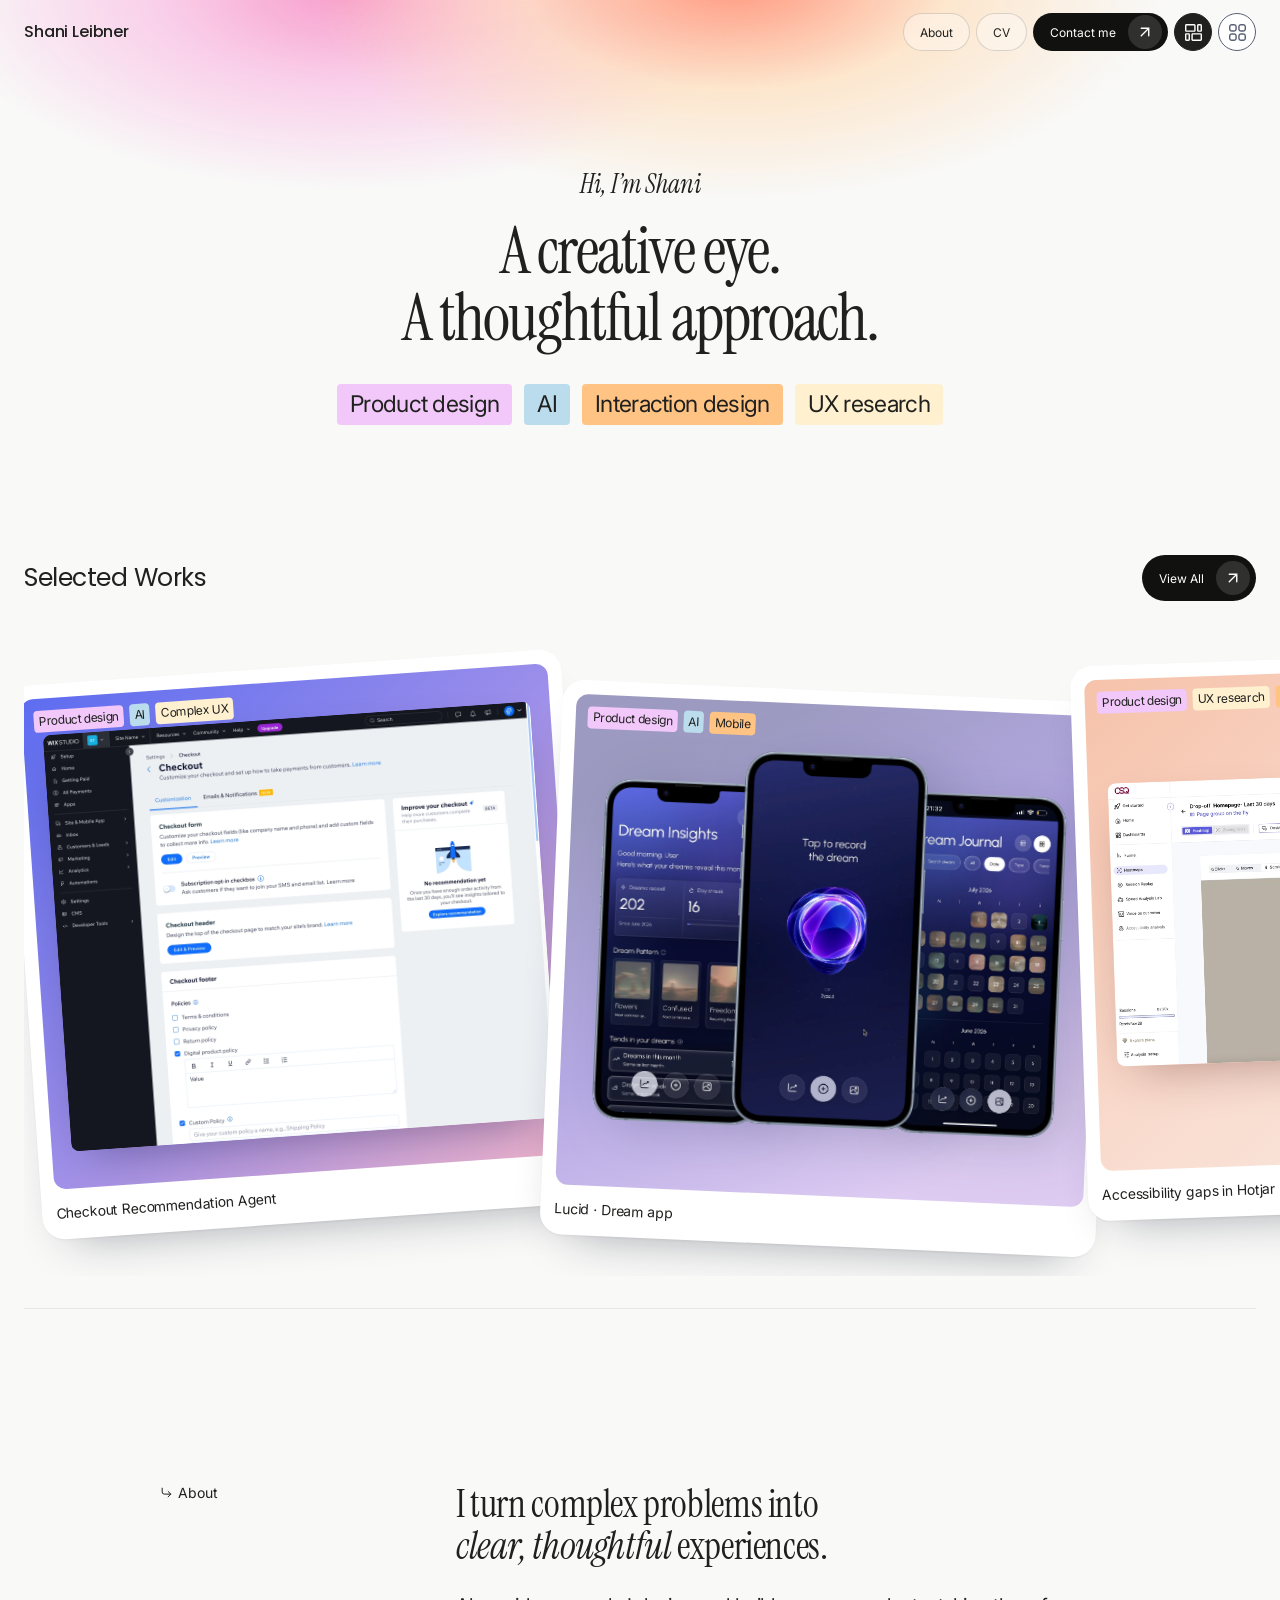
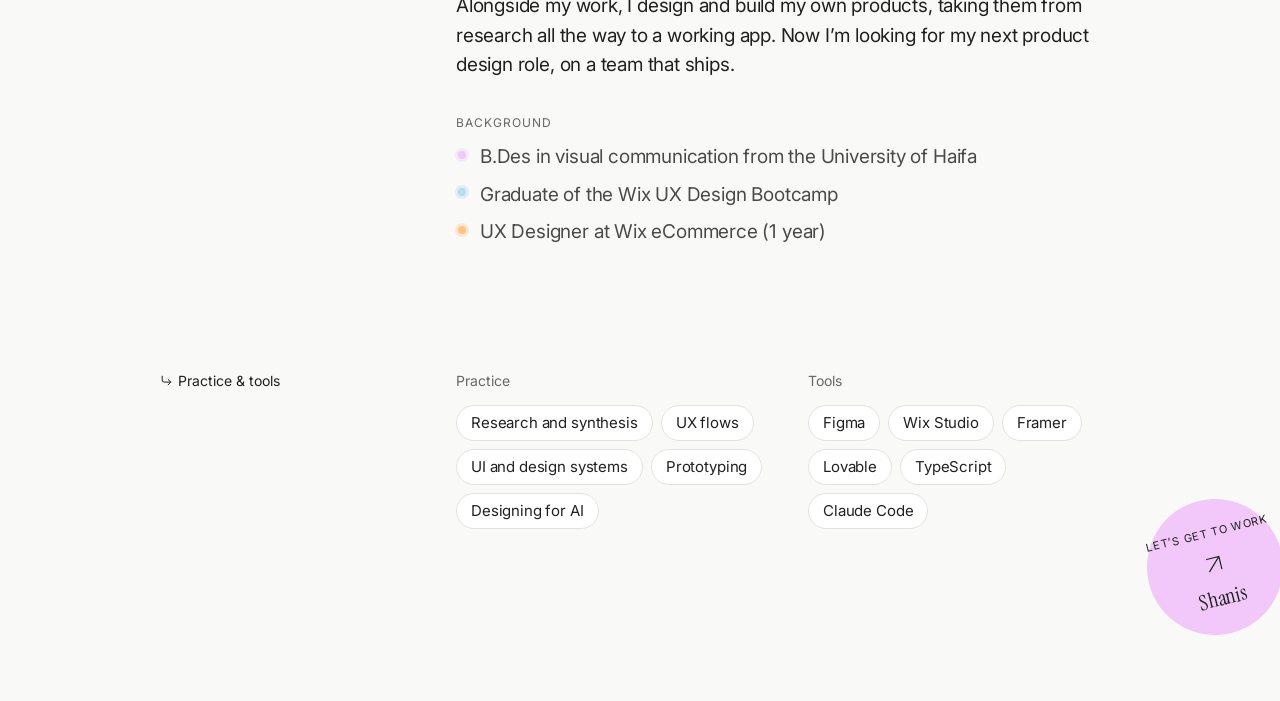
<file: index.html>
<!doctype html>
<html lang="en">
<head>
  <meta charset="utf-8">
  <meta name="viewport" content="width=device-width, initial-scale=1">
  <title>Shani Leibner — Product Designer</title>
  <meta name="description" content="Product designer with a visual-communication background. A creative eye. A thoughtful approach.">
  <meta property="og:title" content="Shani Leibner — Product Designer">
  <meta property="og:description" content="A creative eye. A thoughtful approach.">
  <meta property="og:type" content="website">
  <meta property="og:image" content="https://www.shanileibner.com/og-preview.jpg">
  <meta property="og:image:width" content="1200">
  <meta property="og:image:height" content="630">
  <meta property="og:image:alt" content="Shani Leibner, Product Designer. A creative eye. A thoughtful approach.">
  <meta property="og:url" content="https://www.shanileibner.com/">
  <meta property="og:site_name" content="Shani Leibner">
  <meta name="twitter:card" content="summary_large_image">
  <meta name="twitter:image" content="https://www.shanileibner.com/og-preview.jpg">
  <link rel="icon" href="/favicon.png" type="image/png">
  <link rel="apple-touch-icon" href="/apple-touch-icon.png">
  <link rel="preconnect" href="https://fonts.googleapis.com">
  <link rel="preconnect" href="https://fonts.gstatic.com" crossorigin>
  <link href="https://fonts.googleapis.com/css2?family=Instrument+Serif:ital@0;1&family=Inter:wght@400;500&family=Poppins:wght@400;500;600&display=swap" rel="stylesheet">
  <style>

/* ------------------------------------------------------------
   Shani Leibner — home (Figma: protfolio / Portfolio homepage)
   ------------------------------------------------------------ */

:root {
  --bg: #F9F9F8;
  --ink: #20211F;
  --black: #111210;
  --muted: #676762;
  --line: #E8E8E4;
  --pink: #F1C8F9;
  --blue: #BBDCEC;
  --orange: #FFC384;
  --cream: #FFF0D0;
  --serif: "Instrument Serif", Georgia, "Times New Roman", serif;
  --sans: "Inter", "Helvetica Neue", Arial, sans-serif;
  --pad: 24px;
  color-scheme: light;
}

*, *::before, *::after { box-sizing: border-box; }
html { -webkit-text-size-adjust: 100%; scroll-behavior: smooth; }
@media (prefers-reduced-motion: reduce) { html { scroll-behavior: auto; } }
body { margin: 0; background: var(--bg); color: var(--ink); font-family: var(--sans); -webkit-font-smoothing: antialiased; overflow-x: hidden; }
img { display: block; max-width: 100%; }
a { color: inherit; text-decoration: none; }
:focus-visible { outline: 2px solid var(--ink); outline-offset: 3px; border-radius: 4px; }

.skip { position: absolute; left: -9999px; top: 0; background: var(--ink); color: #fff; padding: 10px 14px; z-index: 10; }
.skip:focus { left: 12px; top: 12px; }

/* ---------- Introduction ---------- */
.intro { position: relative; min-height: 555px; overflow: hidden; }
.haze { position: absolute; pointer-events: none; }
.haze.rose {
  left: -5%; top: -170px; width: 64%; height: 360px;
  background: radial-gradient(50% 55% at 50% 45%, rgba(247, 157, 203, 1) 0%, rgba(249, 187, 227, .69) 45%, rgba(249, 249, 248, 0) 100%);
}
.haze.apricot {
  left: 24%; top: -180px; width: 67%; height: 380px;
  background: radial-gradient(50% 58% at 50% 42%, rgba(255, 150, 126, 1) 0%, rgba(255, 217, 175, .59) 50%, rgba(249, 249, 248, 0) 100%);
}

.nav { position: relative; display: flex; align-items: center; justify-content: space-between; height: 64px; padding: 0 var(--pad); }
.logo { font-family: var(--serif); font-size: 31px; letter-spacing: -0.03em; line-height: 1; }
.nav-actions { display: flex; align-items: center; gap: 6px; }
/* About and CV: light outlined pills beside Contact me, the same height and type size */
.nav-pill {
  display: inline-flex; align-items: center; height: 38px; padding: 0 16px; border-radius: 100px;
  border: 1px solid rgba(32, 33, 31, .16); background: rgba(255, 255, 255, .35); -webkit-backdrop-filter: blur(6px); backdrop-filter: blur(6px);
  color: var(--ink); font-size: 12px; text-decoration: none; white-space: nowrap; transition: background .2s ease, border-color .2s ease;
}
.nav-pill:hover { background: #fff; border-color: rgba(32, 33, 31, .3); }
@media (max-width: 640px) { .nav-pill { display: none; } }

.action {
  display: inline-flex; align-items: center; gap: 12px; height: 38px; padding: 6px 6px 6px 17px; border-radius: 100px;
  background: var(--black); color: #fff; font: inherit; font-size: 12px; white-space: nowrap; border: 0; cursor: pointer;
  transition: background .2s ease;
}
.action.lg { height: 46px; }
.action .badge {
  display: grid; place-items: center; width: 34px; height: 34px; border-radius: 50%; background: #30312F;
  transition: transform .25s cubic-bezier(.2,.7,.2,1);
}
.action:hover { background: #000; }
.action:hover .badge { transform: rotate(45deg); }
.action svg { width: 18px; height: 18px; }

.icon-btn {
  display: grid; place-items: center; width: 38px; height: 38px; padding: 0; border-radius: 50%; cursor: pointer;
  background: #fff; color: #596075; border: .5px solid #596075;
  transition: background .2s ease, color .2s ease;
}
.icon-btn svg { width: 17px; height: 17px; }
.icon-btn[aria-pressed="true"] { background: var(--ink); color: #fff; border-color: var(--ink); }
.icon-btn:not([aria-pressed="true"]):hover { background: #F1F1EE; }

.statement { position: relative; display: flex; flex-direction: column; align-items: center; gap: 32px; padding: 104px var(--pad) 0; text-align: center; }
.statement .hello { margin: 0 0 -16px; font-family: var(--serif); font-style: italic; font-size: clamp(22px, 2vw, 30px); color: var(--ink); }
.statement h1 { margin: 0; font-family: var(--serif); font-weight: 400; font-size: clamp(42px, 5.5vw, 66px); line-height: 1.02; letter-spacing: -0.03em; }
.statement h1 span { display: block; }

.tags { display: flex; flex-wrap: wrap; justify-content: center; gap: 12px; margin: 0; padding: 0; list-style: none; }
.tag { padding: 7px 13px; border-radius: 4px; font-size: clamp(18px, 1.9vw, 23px); letter-spacing: -0.03em; line-height: 1.2; }
.tag.sm { padding: 4px 5px; font-size: 12px; }
.t-pink { background: var(--pink); }
.t-blue { background: var(--blue); }
.t-orange { background: var(--orange); }
.t-cream { background: var(--cream); }

/* ---------- Selected works ---------- */
.works { display: flex; flex-direction: column; gap: 32px; padding: 0 var(--pad); scroll-margin-top: 24px; }
.works-head { display: flex; align-items: center; justify-content: space-between; gap: 16px; }
.works-head h2 { margin: 0; font-family: "Poppins", var(--sans); font-size: 25px; font-weight: 400; letter-spacing: -0.02em; }

.gallery { list-style: none; margin: 0; padding: 0; }
.gallery li { margin: 0; }
/* row view: one scrolling row that bleeds off the right edge */
.works[data-view="row"] .gallery {
  display: flex; gap: 24px; margin-right: calc(var(--pad) * -1); padding-right: var(--pad);
  overflow-x: auto; overflow-y: hidden; scroll-snap-type: x mandatory; scrollbar-width: none; cursor: grab;
}
.works[data-view="row"] .gallery::-webkit-scrollbar { display: none; }
.works[data-view="row"] .gallery.dragging { cursor: grabbing; scroll-snap-type: none; }
.works[data-view="row"] .gallery li { flex: 0 0 max(260px, 43.4vw); scroll-snap-align: start; }
/* row view, desktop: a playful row. Each project sits in a small white frame with its own tilt and the
   frames overlap a little; hover straightens a frame and brings it forward. The grid view stays orderly. */
@media (min-width: 641px) {
  .works[data-view="row"] .gallery { gap: 0; padding-top: 48px; padding-bottom: 64px; margin-top: -24px; }
  .works[data-view="row"] .gallery li { position: relative; margin-right: -2.2vw; }
  .works[data-view="row"] .gallery li:last-child { margin-right: 0; }
  .works[data-view="row"] .card {
    padding: 14px 14px 18px; gap: 16px; border-radius: 22px; background: #fff;
    box-shadow: 0 1px 2px rgba(22, 26, 44, .05), 0 24px 50px -30px rgba(22, 26, 44, .45);
    transform: translateY(var(--ty, 0)) rotate(var(--tilt, 0deg));
    transition: transform .5s cubic-bezier(.2, 1.2, .35, 1), box-shadow .3s ease;
  }
  .works[data-view="row"] .card .cover { border-radius: 12px; }
  .works[data-view="row"] .card .disciplines { left: 26px; top: 26px; }
  .works[data-view="row"] .gallery li:nth-child(4n+1) .card { --tilt: -4deg; --ty: 10px; }
  .works[data-view="row"] .gallery li:nth-child(4n+2) .card { --tilt: 2.5deg; --ty: 34px; }
  .works[data-view="row"] .gallery li:nth-child(4n+3) .card { --tilt: -2deg; --ty: 0px; }
  .works[data-view="row"] .gallery li:nth-child(4n+4) .card { --tilt: 3.5deg; --ty: 24px; }
  .works[data-view="row"] .gallery li:hover { z-index: 5; }
  .works[data-view="row"] .card:hover { transform: translateY(calc(var(--ty, 0px) - 8px)) rotate(0deg) scale(1.02); box-shadow: 0 1px 2px rgba(22, 26, 44, .05), 0 36px 70px -30px rgba(22, 26, 44, .5); }
}
/* grid view: two columns */
.works[data-view="grid"] .gallery { display: grid; grid-template-columns: repeat(2, minmax(0, 1fr)); gap: 40px 24px; }

.card { position: relative; display: flex; flex-direction: column; gap: 20px; }
.cover {
  position: relative; aspect-ratio: 520 / 484; border-radius: 6px; overflow: hidden;
  display: grid; place-items: center;
}
.cover img.shot { width: 108%; max-width: none; height: auto; object-fit: contain; transition: transform .5s cubic-bezier(.2,.7,.2,1); }
.card:hover .cover img.shot, .card:hover .cover .phones { transform: scale(1.03); }
.cover img.shot.rounded { width: calc(100% - 32px); max-width: none; height: auto; max-height: calc(100% - 32px); border-radius: 8px; box-shadow: 0 20px 50px -20px rgba(20, 16, 60, .45); }
.card .disciplines { position: absolute; left: 14px; top: 14px; z-index: 2; display: flex; gap: 6px; }
.card .name { font-size: 14px; line-height: 1.16; letter-spacing: -0.01em; }
.gallery.dragging .card { pointer-events: none; }

.c-checkout { background: linear-gradient(140deg, #5D6CF0 0%, #9D8FEA 50%, #F1B5CC 100%); }
.c-dream    { background: linear-gradient(151deg, #9C9AC0 14%, #B5A9E4 50%, #DDCBF2 86%); }
.c-hotjar   { background: linear-gradient(140deg, #F6C2AA 0%, #F9DDD0 55%, #FBEAE2 100%); }
.c-calc    { background: linear-gradient(140deg, #F2D2C6 0%, #FBE3D8 55%, #F4F1EC 100%); }
.calc-phones { position: absolute; inset: 0; transition: transform .5s cubic-bezier(.2,.7,.2,1); }
.card:hover .calc-phones { transform: scale(1.03); }
.calc-phones img { position: absolute; height: 82%; width: auto; top: 9%; filter: drop-shadow(16px 14px 26px rgba(0,0,0,.22)); }
.calc-phones .cp1 { left: 22%; z-index: 1; }
.calc-phones .cp2 { position: absolute; left: 49%; top: 11%; height: 78%; filter: drop-shadow(16px 14px 26px rgba(0,0,0,.22)); }
.c-cart     { background: linear-gradient(140deg, #D3B48F 14%, #EFC993 50%, #F8DFB0 86%); }
.placeholder { padding: 8px 16px; border-radius: 999px; background: rgba(255, 255, 255, .85); font-size: 13px; text-align: center; max-width: 70%; }

/* Dream cover: three framed screens */
.phones { position: absolute; inset: 0; transition: transform .5s cubic-bezier(.2,.7,.2,1); }
.phone { position: absolute; aspect-ratio: 600 / 1212; filter: drop-shadow(18px 10px 26px rgba(9, 20, 50, .18)); }
.phone img { position: absolute; max-width: none; }
.phone .screen { left: 5.26%; top: 2.05%; width: 89.48%; height: 95.89%; object-fit: cover; border-radius: 7.4% / 3.4%; }
.phone .frame { inset: 0; width: 100%; height: 100%; }
.phones .p-left   { left: 6%; top: 17%; width: 32%; }
.phones .p-center { left: 32.5%; top: 10%; width: 35%; z-index: 1; }
.phones .p-right  { left: 62%; top: 17%; width: 32%; }
/* Dream card motion: the three screens start stacked in the middle and spread into place */
@media (prefers-reduced-motion: no-preference) {
  .phones.anim .phone { transition: transform 2.8s cubic-bezier(.25,.8,.25,1), opacity 1.4s ease; }
  .phones.anim .p-center { transition-delay: 0ms; }
  .phones.anim.reset .phone { transition: none; }
  .phones.anim .p-left, .phones.anim .p-right { transition-delay: 500ms; }
  .phones.anim:not(.play) .p-left   { transform: translateX(84%) rotate(-7deg) scale(.92); }
  .phones.anim:not(.play) .p-right  { transform: translateX(-84%) rotate(7deg) scale(.92); }
  .phones.anim:not(.play) .p-center { transform: translateY(14%) scale(.94); opacity: 0; }
}

/* Checkout card: empty panel, then recommendations, then each card pops in turn.
   Plays once when the card first shows, then stays still; hovering the card plays it again. */
.cv-stage { position: relative; width: calc(100% - 40px); border-radius: 8px; box-shadow: 0 20px 50px -20px rgba(20, 16, 60, .45); transition: transform .5s cubic-bezier(.2,.7,.2,1); }
.card:hover .cv-stage { transform: scale(1.03); }
.cv-stage img { display: block; width: 100%; height: auto; border-radius: 8px; }
.cv-stage .cv-empty { position: absolute; inset: 0; height: 100%; opacity: 0; transition: opacity 1s cubic-bezier(.4,0,.2,1); }
.cv-stage.empty .cv-empty { opacity: 1; }
.cv-stage .cv-card {
  position: absolute; border-radius: 4px; will-change: transform;
  transition: transform .55s cubic-bezier(.22,1,.36,1), box-shadow .55s cubic-bezier(.22,1,.36,1), opacity .4s ease;
}
.cv-stage.empty .cv-card { opacity: 0; }
.cv-stage .cv-card.pop { transform: scale(1.12); box-shadow: 0 14px 30px -10px rgba(38, 51, 199, .45), 0 0 0 2px rgba(51, 70, 240, .35); z-index: 2; }

/* Hotjar card: the home dashboard, a cursor clicks Accessibility analysis, then that screen.
   Plays once when the card first shows, then stays still; hovering the card plays it again. */
.hj-stage { position: relative; width: calc(100% - 40px); border-radius: 8px; box-shadow: 0 20px 50px -20px rgba(80, 20, 20, .4); transition: transform .5s cubic-bezier(.2,.7,.2,1); }
.card:hover .hj-stage { transform: scale(1.03); }
.hj-stage img { display: block; width: 100%; height: auto; border-radius: 8px; }
.hj-stage .hj-analysis, .hj-stage .hj-home { position: absolute; inset: 0; height: 100%; opacity: 0; transition: opacity .7s cubic-bezier(.4,0,.2,1); }
.hj-stage[data-s="home"] .hj-home, .hj-stage[data-s="home"] .hj-analysis, .hj-stage[data-s="ana"] .hj-analysis { opacity: 1; }
.hj-pill { position: absolute; left: .697%; top: 29.167%; width: 10.938%; height: 3.241%; border-radius: 6px; background: rgba(94, 92, 230, .14); mix-blend-mode: multiply; pointer-events: none; z-index: 1; transition: top .45s cubic-bezier(.45,0,.2,1); }
.hj-stage[data-s="home"] .hj-pill { top: 11.574%; }
.hj-stage[data-s="ana"] .hj-pill { top: 49.722%; }
.hj-cursor { position: absolute; left: 58%; top: 62%; width: 22px; height: 22px; opacity: 0; filter: drop-shadow(0 2px 4px rgba(0,0,0,.25)); transition: left 1.1s cubic-bezier(.45,0,.2,1), top 1.1s cubic-bezier(.45,0,.2,1), opacity .3s ease, transform .15s ease; pointer-events: none; z-index: 3; }
.hj-stage.cursor .hj-cursor { opacity: 1; }
.hj-stage[data-c="1"] .hj-cursor { left: 6.3%; top: 50.6%; }
.hj-stage[data-c="2"] .hj-cursor { left: 73.4%; top: 39.9%; }
.hj-stage.press .hj-cursor { transform: scale(.85); }
.hj-ring { position: absolute; left: 6.6%; top: 51.3%; width: 30px; height: 30px; margin: -15px 0 0 -15px; border-radius: 50%; border: 2px solid rgba(51, 70, 240, .7); opacity: 0; transform: scale(.3); pointer-events: none; z-index: 2; }
.hj-stage[data-c="2"] .hj-ring { left: 74.1%; top: 40.6%; }
.hj-stage.press .hj-ring { animation: hj-ring .6s ease-out; }
@keyframes hj-ring { 0% { opacity: 1; transform: scale(.3); } 100% { opacity: 0; transform: scale(1.6); } }

/* hover on a project: a round "Explore case study" badge follows the mouse */
@media (hover: hover) and (pointer: fine) { .gallery .card .cover { cursor: none; } }
.explore {
  position: fixed; left: 0; top: 0; z-index: 60; pointer-events: none;
  display: inline-flex; align-items: center; gap: 10px; height: 38px; padding: 4px 4px 4px 16px; border-radius: 80px;
  background: var(--black); color: #fff; font-size: 12px; white-space: nowrap;
  opacity: 0; transform: translate(-50%, -50%) scale(.6); transition: opacity .2s ease, transform .25s cubic-bezier(.2,.7,.2,1);
}
.explore.on { opacity: 1; transform: translate(-50%, -50%) scale(1); }
.explore .badge { display: grid; place-items: center; width: 30px; height: 30px; border-radius: 50%; background: #30312F; }
.explore svg { width: 16px; height: 16px; }

/* Tiny Cart card: the Main tab, a click on Settings, then a click on Design.
   Plays once when the card first shows, then stays still; hovering the card plays it again. */
.tc-stage { position: relative; width: calc(100% - 40px); border-radius: 8px; overflow: hidden; box-shadow: 0 20px 50px -20px rgba(80, 50, 10, .45); transition: transform .5s cubic-bezier(.2,.7,.2,1); }
.card:hover .tc-stage { transform: scale(1.03); }
.tc-stage img { display: block; width: 100%; height: auto; }
.tc-stage .tc-settings, .tc-stage .tc-main { position: absolute; inset: 0; height: 100%; opacity: 0; transition: opacity .6s cubic-bezier(.4,0,.2,1); }
.tc-stage[data-s="main"] .tc-main, .tc-stage[data-s="main"] .tc-settings, .tc-stage[data-s="settings"] .tc-settings { opacity: 1; }
.tc-cursor { position: absolute; left: 70%; top: 70%; width: 22px; height: 22px; opacity: 0; filter: drop-shadow(0 2px 4px rgba(0,0,0,.3)); transition: left 1s cubic-bezier(.45,0,.2,1), top 1s cubic-bezier(.45,0,.2,1), opacity .3s ease, transform .15s ease; pointer-events: none; z-index: 3; }
.tc-stage.cursor .tc-cursor { opacity: 1; }
.tc-stage[data-c="1"] .tc-cursor { left: 45.7%; top: 31%; }
.tc-stage[data-c="2"] .tc-cursor { left: 45.5%; top: 34.8%; }
.tc-stage.press .tc-cursor { transform: scale(.85); }
.tc-ring { position: absolute; left: 46.12%; top: 31.73%; width: 30px; height: 30px; margin: -15px 0 0 -15px; border-radius: 50%; border: 2px solid rgba(51, 70, 240, .75); opacity: 0; transform: scale(.3); pointer-events: none; z-index: 2; }
.tc-stage[data-c="2"] .tc-ring { left: 45.89%; top: 35.51%; }
.tc-stage.press .tc-ring { animation: hj-ring .6s ease-out; }

.divider { height: 1px; background: var(--line); }

/* ---------- About / tools ---------- */
.about { position: relative; display: flex; flex-direction: column; gap: 125px; max-width: 1200px; margin: 0 auto; padding: 175px 120px 32px; }
.block { display: flex; gap: 72px; align-items: flex-start; }
.label { display: flex; align-items: center; gap: 5px; flex: 0 0 224px; margin: 0; font-size: 14px; font-weight: 400; }
.label svg { width: 13px; height: 13px; flex: none; }
/* about: a big lead line, two short paragraphs, three small tilted fact cards */
.about-main { flex: 1 1 0; min-width: 0; }
.about-lead { margin: 0 0 24px; max-width: 24ch; font-family: var(--serif); font-size: clamp(30px, 3vw, 42px); line-height: 1.08; letter-spacing: -0.01em; color: var(--ink); }
.about-lead em { font-style: italic; }
.about-sub { margin: 36px 0 12px; font-size: 12px; letter-spacing: .08em; text-transform: uppercase; color: var(--muted); }
.about-points { list-style: none; display: grid; gap: 8px; margin: 0; padding: 0; }
.about-points li { position: relative; margin: 0; padding-left: 24px; font-size: 19px; line-height: 1.55; letter-spacing: -0.01em; color: #4A4B48; }
.about-points li::before { content: ""; position: absolute; left: 2px; top: .45em; width: 8px; height: 8px; border-radius: 50%; background: var(--pink); box-shadow: 0 0 0 3px rgba(241, 200, 249, .35); }
.about-points li:nth-child(2)::before { background: var(--blue); box-shadow: 0 0 0 3px rgba(187, 220, 236, .4); }
.about-points li:nth-child(3)::before { background: var(--orange); box-shadow: 0 0 0 3px rgba(255, 196, 140, .35); }
.about-copy { display: grid; gap: 14px; max-width: 54ch; margin: 0; font-size: 19px; line-height: 1.55; letter-spacing: -0.01em; color: var(--ink); }
.about-copy p { margin: 0; }
/* practice and tools as chips */
.skills { flex: 1 1 0; display: grid; grid-template-columns: repeat(2, minmax(0, 1fr)); gap: 40px; }
.skill-set h3 { margin: 0 0 16px; font-size: 14px; font-weight: 400; color: var(--muted); }
.chips { list-style: none; display: flex; flex-wrap: wrap; gap: 8px; margin: 0; padding: 0; }
.chips li { padding: 8px 14px; border-radius: 999px; border: 1px solid #E2E2DE; background: #fff; font-size: 15px; line-height: 1.2; letter-spacing: -0.01em; }
@media (max-width: 900px) { .skills { grid-template-columns: 1fr; gap: 28px; } }
.col { flex: 0 0 260px; display: flex; flex-direction: column; gap: 25px; }
.col.fill { flex: 1 1 0; }
.col h3 { margin: 0; font-size: 21px; font-weight: 400; letter-spacing: -0.03em; }
.col p { margin: 0; font-size: 16px; line-height: 1.35; letter-spacing: -0.02em; }

.foot { display: flex; align-items: flex-end; justify-content: space-between; gap: 16px; }
.foot small { font-size: 11px; color: var(--muted); }
.foot a { font-size: 12px; }
.foot a:hover { text-decoration: underline; text-underline-offset: 3px; }

.seal {
  position: absolute; right: -43px; bottom: 66px;
  display: flex; flex-direction: column; align-items: center; justify-content: center; gap: 10px;
  width: 136px; height: 136px; border-radius: 50%; background: var(--pink); transform: rotate(-14deg);
  transition: transform .4s cubic-bezier(.2,.7,.2,1);
}
.seal:hover { transform: rotate(-4deg) scale(1.04); }
.seal .invite { font-size: 11px; letter-spacing: .08em; white-space: nowrap; }
.seal svg { width: 30px; height: 30px; }
.seal .sig { font-family: var(--serif); font-size: 21px; line-height: 1; }

/* ---------- Responsive ---------- */
@media (max-width: 900px) {
  .about { padding: 120px var(--pad) 32px; gap: 80px; }
  .block { flex-wrap: wrap; gap: 20px 40px; }
  .label { flex-basis: 100%; }
  .col { flex: 1 1 220px; }
}
@media (max-width: 640px) {
  :root { --pad: 16px; }
  /* phones: only Contact me in the nav, with its label; the row and grid switches are hidden */
  .nav .icon-btn[data-view] { display: none; }
  .intro { min-height: 0; padding-bottom: 96px; }
  .statement { padding-top: 72px; }
  /* phones: always a vertical list, whichever view is selected */
  .works[data-view] .gallery { display: grid; grid-template-columns: 1fr; gap: 36px; margin-right: 0; padding-right: 0; overflow: visible; scroll-snap-type: none; cursor: auto; }
  .works[data-view] .gallery li { flex: none; }
  .block { flex-direction: column; }
  .col, .col.fill { flex: none; width: 100%; }
  .about { padding-bottom: 150px; }
  .seal { right: 16px; bottom: 16px; width: 104px; height: 104px; gap: 6px; }
  .seal .invite { font-size: 9px; }
  .seal svg { width: 24px; height: 24px; }
  .seal .sig { font-size: 18px; }
}
/* ---------- Cursor glow: a soft gradient that trails the mouse, behind the content ---------- */
.cursor-glow {
  position: fixed; left: 0; top: 0; z-index: 0; pointer-events: none;
  width: 520px; height: 520px; margin: -260px 0 0 -260px; border-radius: 50%;
  background: radial-gradient(closest-side, rgba(247, 157, 203, .55), rgba(255, 190, 150, .32) 55%, rgba(249, 249, 248, 0));
  filter: blur(20px); opacity: 0; transition: opacity .6s ease; will-change: transform;
}
.cursor-glow.on { opacity: 1; }
.intro, main { position: relative; z-index: 1; }

  </style>
  <link rel="stylesheet" href="reveal.css">
  <script>document.documentElement.classList.add('rv-on');setTimeout(function(){if(!window.__rv)document.documentElement.classList.remove('rv-on');},2500);</script>
  <script src="reveal.js" defer></script>
  <link rel="stylesheet" href="site.css">
  <script src="site.js" defer></script>
</head>
<body>
  <div class="cursor-glow" aria-hidden="true"></div>
  <div class="explore" aria-hidden="true"><span>Explore case study</span><span class="badge"><svg viewBox="0 0 18 18" fill="none"><path d="M12.75 12.75V5.25H5.25M12.75 5.25l-7.5 7.5" stroke="#fff" stroke-width="1.4" stroke-linecap="round"/></svg></span></div>
  <a class="skip" href="#work">Skip to work</a>

  <header class="intro">
    <div class="haze rose" aria-hidden="true"></div>
    <div class="haze apricot" aria-hidden="true"></div>

    <nav class="nav" aria-label="Main">
      <a class="logo" href="index.html">Shani Leibner</a>
      <div class="nav-actions">
        <a class="nav-pill" href="#about">About</a>
        <a class="nav-pill" href="shani-leibner-cv.pdf" target="_blank" rel="noopener">CV</a>
        <a class="action" href="mailto:shanilei.st2@gmail.com"><span class="label-text">Contact me</span><span class="badge"><svg viewBox="0 0 18 18" fill="none" aria-hidden="true"><path d="M12.75 12.75V5.25H5.25M12.75 5.25l-7.5 7.5" stroke="#fff" stroke-width="1.4" stroke-linecap="round"/></svg></span></a>
        <button type="button" class="icon-btn" data-view="row" aria-pressed="true" aria-label="Show works as a scrolling row" aria-controls="work">
          <svg viewBox="0 0 17 17" fill="currentColor" aria-hidden="true"><path d="M1.42 7.79h7.79c.38 0 .74-.15 1-.41.27-.27.42-.63.42-1V1.42c0-.38-.15-.74-.42-1A1.42 1.42 0 0 0 9.21 0H1.42C1.04 0 .68.15.41.41.15.68 0 1.04 0 1.42v4.96c0 .37.15.73.41 1 .27.26.63.41 1.01.41Zm0-6.37h7.79v4.96H1.42V1.42Z"/><path d="M15.58 0h-2.12c-.38 0-.74.15-1 .41-.27.27-.42.63-.42 1.01v4.96c0 .37.15.73.42 1 .26.26.62.41 1 .41h2.12c.38 0 .74-.15 1-.41.27-.27.42-.63.42-1V1.42c0-.38-.15-.74-.42-1.01A1.42 1.42 0 0 0 15.58 0Zm0 6.38h-2.12V1.42h2.12v4.96Z"/><path d="M3.54 9.21H1.42c-.38 0-.74.15-1.01.41-.26.27-.41.63-.41 1v4.96c0 .38.15.74.41 1.01.27.26.63.41 1.01.41h2.12c.38 0 .74-.15 1-.41.27-.27.42-.63.42-1.01v-4.96c0-.37-.15-.73-.42-1a1.42 1.42 0 0 0-1-.41Zm0 6.37H1.42v-4.96h2.12v4.96Z"/><path d="M15.58 9.21H7.79c-.37 0-.73.15-1 .41-.26.27-.41.63-.41 1v4.96c0 .38.15.74.41 1.01.27.26.63.41 1 .41h7.79c.38 0 .74-.15 1.01-.41.26-.27.41-.63.41-1.01v-4.96c0-.37-.15-.73-.41-1a1.42 1.42 0 0 0-1.01-.41Zm0 6.37H7.79v-4.96h7.79v4.96Z"/></svg>
        </button>
        <button type="button" class="icon-btn" data-view="grid" aria-pressed="false" aria-label="Show works as a grid" aria-controls="work">
          <svg viewBox="0 0 17 17" fill="currentColor" aria-hidden="true"><path d="M4.96 0H2.83C2.08 0 1.36.3.83.83.3 1.36 0 2.08 0 2.83v2.13c0 .75.3 1.47.83 2 .53.53 1.25.83 2 .83h2.13c.75 0 1.47-.3 2-.83.53-.53.83-1.25.83-2V2.83c0-.75-.3-1.47-.83-2A2.83 2.83 0 0 0 4.96 0Zm1.41 4.96c0 .37-.15.73-.41 1-.27.26-.63.41-1 .41H2.83c-.37 0-.73-.15-1-.41-.26-.27-.41-.63-.41-1V2.83c0-.37.15-.73.41-1 .27-.26.63-.41 1-.41h2.13c.37 0 .73.15 1 .41.26.27.41.63.41 1v2.13Z"/><path d="M14.17 0h-2.13c-.75 0-1.47.3-2 .83-.53.53-.83 1.25-.83 2v2.13c0 .75.3 1.47.83 2 .53.53 1.25.83 2 .83h2.13c.75 0 1.47-.3 2-.83.53-.53.83-1.25.83-2V2.83c0-.75-.3-1.47-.83-2A2.83 2.83 0 0 0 14.17 0Zm1.41 4.96c0 .37-.15.73-.41 1-.27.26-.63.41-1 .41h-2.13c-.37 0-.73-.15-1-.41-.26-.27-.41-.63-.41-1V2.83c0-.37.15-.73.41-1 .27-.26.63-.41 1-.41h2.13c.37 0 .73.15 1 .41.26.27.41.63.41 1v2.13Z"/><path d="M4.96 9.21H2.83c-.75 0-1.47.3-2 .83-.53.53-.83 1.25-.83 2v2.13c0 .75.3 1.47.83 2 .53.53 1.25.83 2 .83h2.13c.75 0 1.47-.3 2-.83.53-.53.83-1.25.83-2v-2.13c0-.75-.3-1.47-.83-2a2.83 2.83 0 0 0-2-.83Zm1.41 4.96c0 .37-.15.73-.41 1-.27.26-.63.41-1 .41H2.83c-.37 0-.73-.15-1-.41-.26-.27-.41-.63-.41-1v-2.13c0-.37.15-.73.41-1 .27-.26.63-.41 1-.41h2.13c.37 0 .73.15 1 .41.26.27.41.63.41 1v2.13Z"/><path d="M14.17 9.21h-2.13c-.75 0-1.47.3-2 .83-.53.53-.83 1.25-.83 2v2.13c0 .75.3 1.47.83 2 .53.53 1.25.83 2 .83h2.13c.75 0 1.47-.3 2-.83.53-.53.83-1.25.83-2v-2.13c0-.75-.3-1.47-.83-2a2.83 2.83 0 0 0-2-.83Zm1.41 4.96c0 .37-.15.73-.41 1-.27.26-.63.41-1 .41h-2.13c-.37 0-.73-.15-1-.41-.26-.27-.41-.63-.41-1v-2.13c0-.37.15-.73.41-1 .27-.26.63-.41 1-.41h2.13c.37 0 .73.15 1 .41.26.27.41.63.41 1v2.13Z"/></svg>
        </button>
      </div>
    </nav>

    <div class="statement">
      <p class="hello">Hi, I’m Shani</p>
      <h1><span>A creative eye.</span><span>A thoughtful approach.</span></h1>
      <ul class="tags" aria-label="Disciplines">
        <li class="tag t-pink">Product design</li>
        <li class="tag t-blue">AI</li>
        <li class="tag t-orange">Interaction design</li>
        <li class="tag t-cream">UX research</li>
      </ul>
    </div>
  </header>

  <main>
    <section class="works" id="work" data-view="row" aria-labelledby="works-title">
      <div class="works-head">
        <h2 id="works-title">Selected Works</h2>
        <a class="action lg" href="work.html">View All<span class="badge"><svg viewBox="0 0 18 18" fill="none" aria-hidden="true"><path d="M12.75 12.75V5.25H5.25M12.75 5.25l-7.5 7.5" stroke="#fff" stroke-width="1.4" stroke-linecap="round"/></svg></span></a>
      </div>

      <ul class="gallery">
        <li>
          <a class="card" href="checkout-agent.html">
            <div class="cover c-checkout"><div class="cv-stage"><img class="cv-full" src="checkout-agent-cover-full.webp" width="2000" height="1708" alt=""><img class="cv-empty" src="checkout-agent-cover-empty.webp" width="2000" height="1708" alt=""><img class="cv-card" src="checkout-agent-cover-card-1.webp" alt="" style="left:71.742%;top:30.12%;width:20.645%;height:16.867%"><img class="cv-card" src="checkout-agent-cover-card-2.webp" alt="" style="left:71.742%;top:47.791%;width:20.645%;height:15.904%"><img class="cv-card" src="checkout-agent-cover-card-3.webp" alt="" style="left:71.742%;top:64.498%;width:20.645%;height:15.904%"></div></div>
            <span class="name">Checkout Recommendation Agent</span>
            <span class="disciplines"><span class="tag sm t-pink">Product design</span><span class="tag sm t-blue">AI</span><span class="tag sm t-cream">Complex UX</span></span>
          </a>
        </li>
        <li>
          <a class="card" href="dream-journal.html">
            <div class="cover c-dream">
              <div class="phones">
                <div class="phone p-left"><img class="screen" src="dream-screen-insights.jpg" alt="" loading="lazy"><img class="frame" src="dream-phone-frame.png" alt="" loading="lazy"></div>
                <div class="phone p-center"><img class="screen" src="dream-screen-record.jpg" alt="" loading="lazy"><img class="frame" src="dream-phone-frame.png" alt="" loading="lazy"></div>
                <div class="phone p-right"><img class="screen" src="dream-screen-calendar.jpg" alt="" loading="lazy"><img class="frame" src="dream-phone-frame.png" alt="" loading="lazy"></div>
              </div>
            </div>
            <span class="name">Lucid · Dream app</span>
            <span class="disciplines"><span class="tag sm t-pink">Product design</span><span class="tag sm t-blue">AI</span><span class="tag sm t-orange">Mobile</span></span>
          </a>
        </li>
        <li>
          <a class="card" href="accessibility-gaps.html">
            <div class="cover c-hotjar"><div class="hj-stage"><img class="hj-heat" src="hotjar-card-heatmap.webp" width="1865" height="1080" alt=""><img class="hj-analysis" src="hotjar-card-analysis.webp" width="1865" height="1080" alt=""><img class="hj-home" src="hotjar-card-home.webp" width="1865" height="1080" alt=""><span class="hj-pill"></span><span class="hj-ring"></span><svg class="hj-cursor" viewBox="0 0 24 24" aria-hidden="true"><path d="M5 3l14 8.2-6.3 1.5L9.6 19z" fill="#20211F" stroke="#fff" stroke-width="1.5" stroke-linejoin="round"/></svg></div></div>
            <span class="name">Accessibility gaps in Hotjar</span>
            <span class="disciplines"><span class="tag sm t-pink">Product design</span><span class="tag sm t-cream">UX research</span><span class="tag sm t-orange">Complex UX</span></span>
          </a>
        </li>
        <li>
          <a class="card" href="tiny-cart.html">
            <div class="cover c-cart"><div class="tc-stage" data-s="main"><img class="tc-done" src="tinycart-card-done.webp" width="1600" height="907" alt=""><img class="tc-settings" src="tinycart-card-settings.webp" width="1600" height="907" alt=""><img class="tc-main" src="tinycart-card-main.webp" width="1600" height="907" alt=""><span class="tc-ring"></span><svg class="tc-cursor" viewBox="0 0 24 24" aria-hidden="true"><path d="M5 3l14 8.2-6.3 1.5L9.6 19z" fill="#20211F" stroke="#fff" stroke-width="1.5" stroke-linejoin="round"/></svg></div></div>
            <span class="name">Tiny Cart</span>
            <span class="disciplines"><span class="tag sm t-pink">Product design</span><span class="tag sm t-orange">UI</span><span class="tag sm t-blue">Wix</span><span class="tag sm t-cream">Complex UX</span></span>
          </a>
        </li>
      </ul>

      <div class="divider" role="presentation"></div>
    </section>

    <section class="about" id="about" aria-label="About">
      <div class="block">
        <h2 class="label"><svg viewBox="0 0 13 13" fill="none" aria-hidden="true"><path d="M8.12 10.83l2.71-2.71-2.71-2.7M10.83 8.12h-6.5a2.17 2.17 0 0 1-2.16-2.16V2.17" stroke="#20211F" stroke-linecap="round"/></svg>About</h2>
        <div class="about-main">
          <p class="about-lead">I turn complex problems into <em>clear, thoughtful</em> experiences.</p>
          <div class="about-copy">
            <p>Alongside my work, I design and build my own products, taking them from research all the way to a working app. Now I’m looking for my next product design role, on a team that ships.</p>
          </div>
          <p class="about-sub">Background</p>
          <ul class="about-points">
            <li>B.Des in visual communication from the University of Haifa</li>
            <li>Graduate of the Wix UX Design Bootcamp</li>
            <li>UX Designer at Wix eCommerce (1 year)</li>
          </ul>
        </div>
      </div>

      <div class="block">
        <h2 class="label"><svg viewBox="0 0 13 13" fill="none" aria-hidden="true"><path d="M8.12 10.83l2.71-2.71-2.71-2.7M10.83 8.12h-6.5a2.17 2.17 0 0 1-2.16-2.16V2.17" stroke="#20211F" stroke-linecap="round"/></svg>Practice &amp; tools</h2>
        <div class="skills">
          <div class="skill-set">
            <h3>Practice</h3>
            <ul class="chips"><li>Research and synthesis</li><li>UX flows</li><li>UI and design systems</li><li>Prototyping</li><li>Designing for AI</li></ul>
          </div>
          <div class="skill-set">
            <h3>Tools</h3>
            <ul class="chips"><li>Figma</li><li>Wix Studio</li><li>Framer</li><li>Lovable</li><li>TypeScript</li><li>Claude Code</li></ul>
          </div>
        </div>
      </div>

      <footer class="foot" id="contact">
        <small>© 2026 Shani Leibner</small>
        <a href="mailto:shanilei.st2@gmail.com">Let’s make something matter. ↗</a>
      </footer>

      <a class="seal" href="mailto:shanilei.st2@gmail.com" aria-label="Let's get to work: email Shani">
        <span class="invite">LET’S GET TO WORK</span>
        <svg viewBox="0 0 30 30" fill="none" aria-hidden="true"><path d="M21.25 21.25V8.75H8.75M21.25 8.75l-12.5 12.5" stroke="#20211F" stroke-width="1.2" stroke-linecap="round"/></svg>
        <span class="sig">Shanis</span>
      </a>
    </section>
  </main>

<script>
// Explore badge: follows the mouse over a project cover. Mouse/trackpad only.
(function () {
  var badge = document.querySelector('.explore');
  if (!badge || !matchMedia('(hover: hover) and (pointer: fine)').matches) return;
  document.querySelectorAll('.gallery .card .cover').forEach(function (cover) {
    cover.addEventListener('mouseenter', function () { badge.classList.add('on'); });
    cover.addEventListener('mouseleave', function () { badge.classList.remove('on'); });
    cover.addEventListener('mousemove', function (e) { badge.style.left = e.clientX + 'px'; badge.style.top = e.clientY + 'px'; });
  });
})();

// Cursor glow: follows the mouse with a little lag. Mouse/trackpad only, and off for reduced motion.
(function () {
  var glow = document.querySelector('.cursor-glow');
  if (!window.matchMedia('(hover: hover) and (pointer: fine)').matches ||
      window.matchMedia('(prefers-reduced-motion: reduce)').matches) return;
  var x = innerWidth / 2, y = innerHeight / 3, gx = x, gy = y, running = false;

  function frame() {
    gx += (x - gx) * 0.12;
    gy += (y - gy) * 0.12;
    glow.style.transform = 'translate3d(' + gx + 'px,' + gy + 'px,0)';
    if (Math.abs(x - gx) > 0.3 || Math.abs(y - gy) > 0.3) requestAnimationFrame(frame);
    else running = false;
  }
  window.addEventListener('pointermove', function (e) {
    if (e.pointerType !== 'mouse') return;
    x = e.clientX; y = e.clientY;
    glow.classList.add('on');
    if (!running) { running = true; requestAnimationFrame(frame); }
  }, { passive: true });
  document.documentElement.addEventListener('mouseleave', function () { glow.classList.remove('on'); });
})();

// Works view: the two nav icons (and View All) switch between the scrolling row and the grid.
(function () {
  var works = document.getElementById('work');
  var buttons = document.querySelectorAll('.icon-btn[data-view]');

  function setView(view) {
    works.setAttribute('data-view', view);
    buttons.forEach(function (b) { b.setAttribute('aria-pressed', b.getAttribute('data-view') === view ? 'true' : 'false'); });
  }
  buttons.forEach(function (b) {
    b.addEventListener('click', function () { setView(b.getAttribute('data-view')); });
  });
  var viewAll = document.querySelector('[data-view-all]');
  if (viewAll) viewAll.addEventListener('click', function () {
    setView('grid');
    works.scrollIntoView({ block: 'start' });
  });
})();

// Dream card: as the site loads, the stacked screens slowly spread out side by side.
(function () {
  var phones = document.querySelector('.phones');
  if (!phones || matchMedia('(prefers-reduced-motion: reduce)').matches) return;
  phones.classList.add('anim');
  function play() { setTimeout(function () { phones.classList.add('play'); }, 700); }
  if (document.readyState === 'complete') play(); else window.addEventListener('load', play);
  // hovering the card plays it again: jump back to the stack without animating, then spread
  var busy = false;
  phones.closest('.card').addEventListener('mouseenter', function () {
    if (busy || !phones.classList.contains('play')) return;
    busy = true;
    phones.classList.add('reset');
    phones.classList.remove('play');
    void phones.offsetWidth;
    phones.classList.remove('reset');
    requestAnimationFrame(function () { phones.classList.add('play'); });
    setTimeout(function () { busy = false; }, 3400);
  });
})();

// Checkout card: plays the sequence once when the card comes into view, then rests on the full
// panel. Hovering the card plays it again (never while a run is in progress).
(function () {
  var stage = document.querySelector('.cv-stage');
  if (!stage || matchMedia('(prefers-reduced-motion: reduce)').matches) return;
  var cards = stage.querySelectorAll('.cv-card'), running = false;
  function play() {
    if (running) return;
    running = true;
    var t = 0, at = function (ms, fn) { t += ms; setTimeout(fn, t); };
    stage.classList.add('empty');
    at(1600, function () { stage.classList.remove('empty'); });
    at(1100, function () {});
    Array.prototype.forEach.call(cards, function (c) {
      at(0, function () { c.classList.add('pop'); });
      at(750, function () { c.classList.remove('pop'); });
      at(300, function () {});
    });
    at(0, function () { running = false; });
  }
  if ('IntersectionObserver' in window) {
    var io = new IntersectionObserver(function (entries) {
      if (!entries[0].isIntersecting) return;
      io.disconnect();
      play();
    }, { threshold: 0.5 });
    io.observe(stage);
  } else play();
  stage.closest('.card').addEventListener('mouseenter', play);
})();

// Hotjar card: home dashboard, the cursor moves to Accessibility analysis and clicks, then the
// analysis screen. Plays once when the card comes into view; hovering the card plays it again.
(function () {
  var stage = document.querySelector('.hj-stage');
  if (!stage || matchMedia('(prefers-reduced-motion: reduce)').matches) return;
  var running = false;
  function play() {
    if (running) return;
    running = true;
    var t = 0, at = function (ms, fn) { t += ms; setTimeout(fn, t); };
    stage.classList.remove('press', 'cursor');
    stage.removeAttribute('data-c');
    stage.setAttribute('data-s', 'home');
    at(700, function () { stage.classList.add('cursor'); });
    at(400, function () { stage.setAttribute('data-c', '1'); });
    at(1200, function () { stage.classList.add('press'); });
    at(250, function () { stage.setAttribute('data-s', 'ana'); });
    at(400, function () { stage.classList.remove('press'); });
    at(500, function () { stage.setAttribute('data-c', '2'); });
    at(1300, function () { stage.classList.add('press'); });
    at(250, function () { stage.setAttribute('data-s', 'heat'); });
    at(500, function () { stage.classList.remove('cursor', 'press'); });
    at(400, function () { stage.removeAttribute('data-c'); running = false; });
  }
  if ('IntersectionObserver' in window) {
    var io = new IntersectionObserver(function (entries) {
      if (!entries[0].isIntersecting) return;
      io.disconnect();
      play();
    }, { threshold: 0.5 });
    io.observe(stage);
  } else play();
  stage.closest('.card').addEventListener('mouseenter', play);
})();

// Tiny Cart card: Main, then Settings, then Design. Plays once in view; hovering the card plays it again.
(function () {
  var stage = document.querySelector('.tc-stage');
  if (!stage || matchMedia('(prefers-reduced-motion: reduce)').matches) return;
  var running = false;
  function play() {
    if (running) return;
    running = true;
    var t = 0, at = function (ms, fn) { t += ms; setTimeout(fn, t); };
    stage.classList.remove('press', 'cursor');
    stage.removeAttribute('data-c');
    stage.setAttribute('data-s', 'main');
    at(600, function () { stage.classList.add('cursor'); });
    at(300, function () { stage.setAttribute('data-c', '1'); });
    at(1100, function () { stage.classList.add('press'); });
    at(220, function () { stage.setAttribute('data-s', 'settings'); });
    at(380, function () { stage.classList.remove('press'); });
    at(900, function () { stage.setAttribute('data-c', '2'); });
    at(900, function () { stage.classList.add('press'); });
    at(220, function () { stage.setAttribute('data-s', 'done'); });
    at(500, function () { stage.classList.remove('cursor', 'press'); });
    at(400, function () { stage.removeAttribute('data-c'); running = false; });
  }
  if ('IntersectionObserver' in window) {
    var io = new IntersectionObserver(function (e) { if (e[0].isIntersecting) { io.disconnect(); play(); } }, { threshold: 0.5 });
    io.observe(stage);
  } else play();
  stage.closest('.card').addEventListener('mouseenter', play);
})();

// Row view: drag sideways with the mouse to scroll the projects.
(function () {
  var row = document.querySelector('.gallery');
  var startX = 0, startScroll = 0, down = false, moved = false;

  row.addEventListener('pointerdown', function (e) {
    if (e.pointerType !== 'mouse' || document.getElementById('work').getAttribute('data-view') !== 'row') return;
    down = true; moved = false; startX = e.clientX; startScroll = row.scrollLeft;
  });
  window.addEventListener('pointermove', function (e) {
    if (!down) return;
    var dx = e.clientX - startX;
    if (!moved && Math.abs(dx) > 5) { moved = true; row.classList.add('dragging'); }
    if (moved) row.scrollLeft = startScroll - dx;
  });
  window.addEventListener('pointerup', function () {
    if (!down) return;
    down = false;
    row.classList.remove('dragging');
  });
  // a drag should not open the card it ended on
  row.addEventListener('click', function (e) { if (moved) { e.preventDefault(); moved = false; } }, true);
  row.addEventListener('dragstart', function (e) { e.preventDefault(); });
})();

</script>
</body>
</html>
</file>
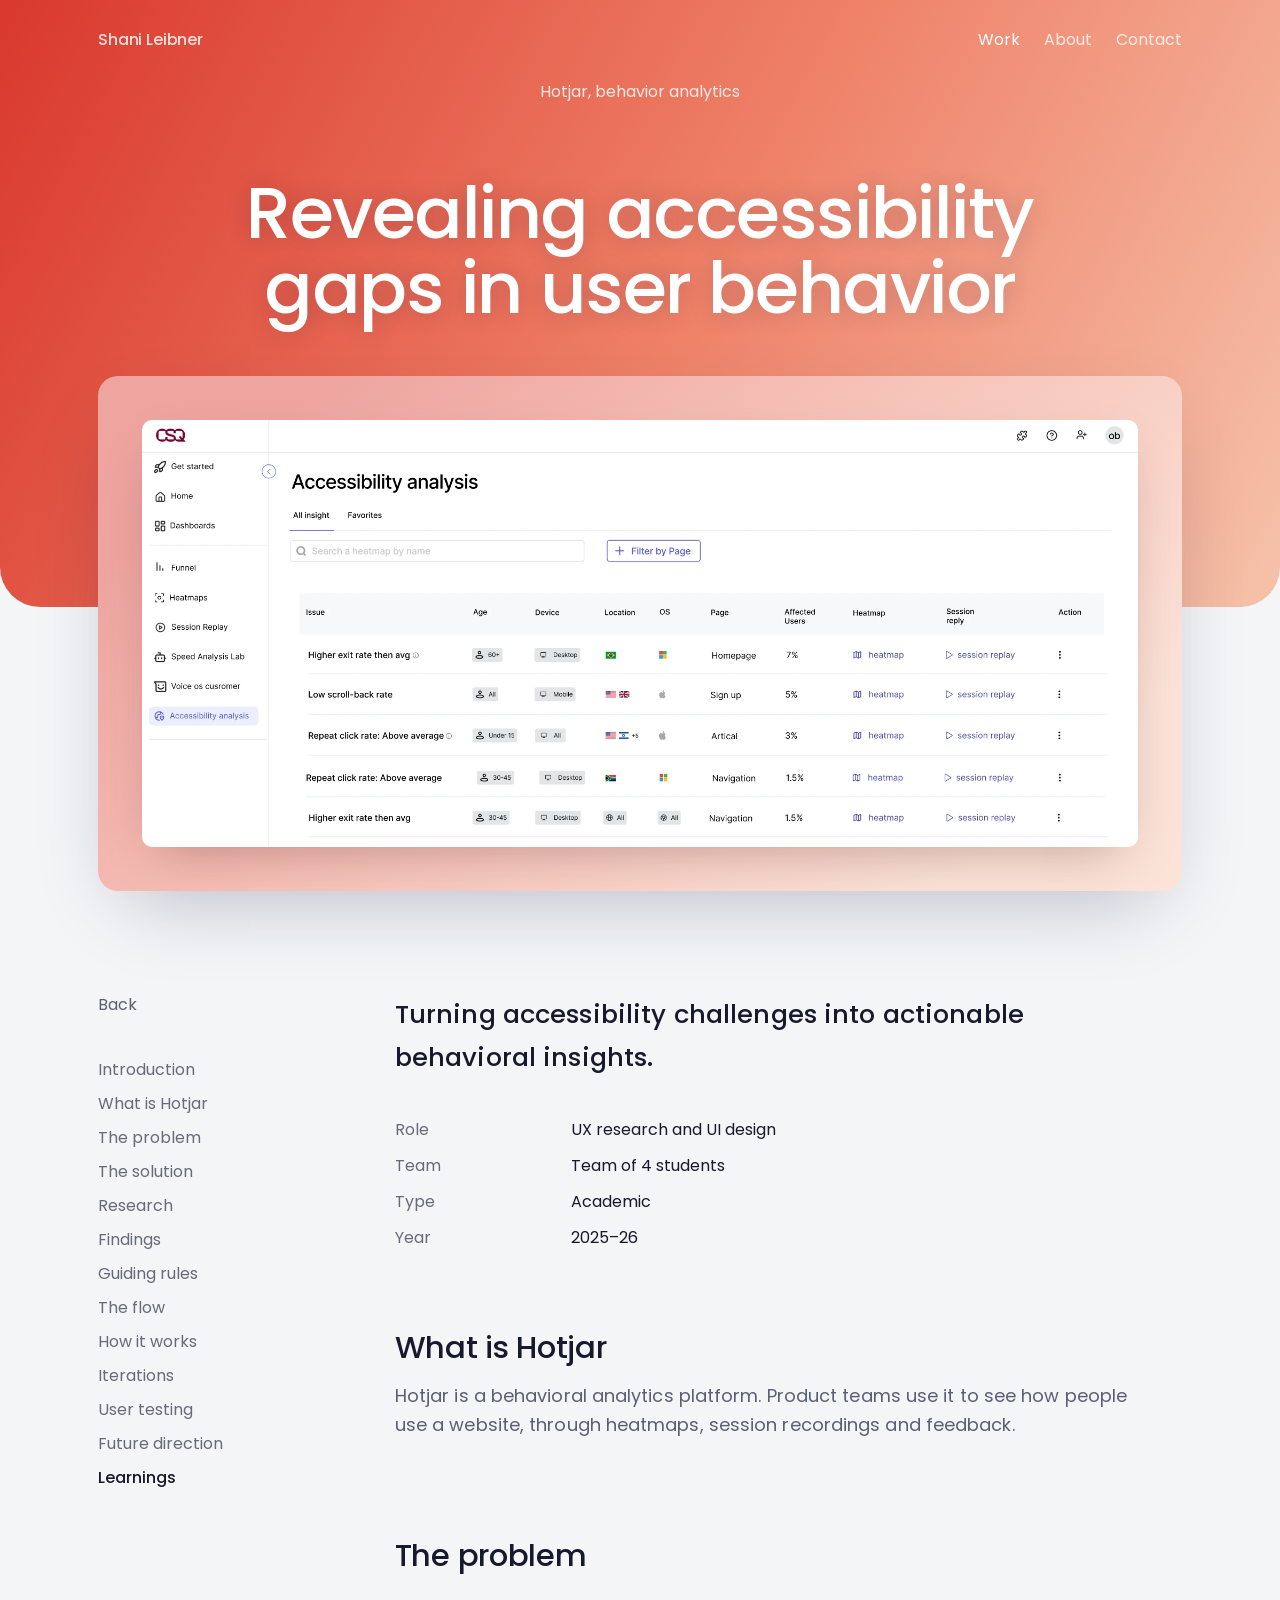
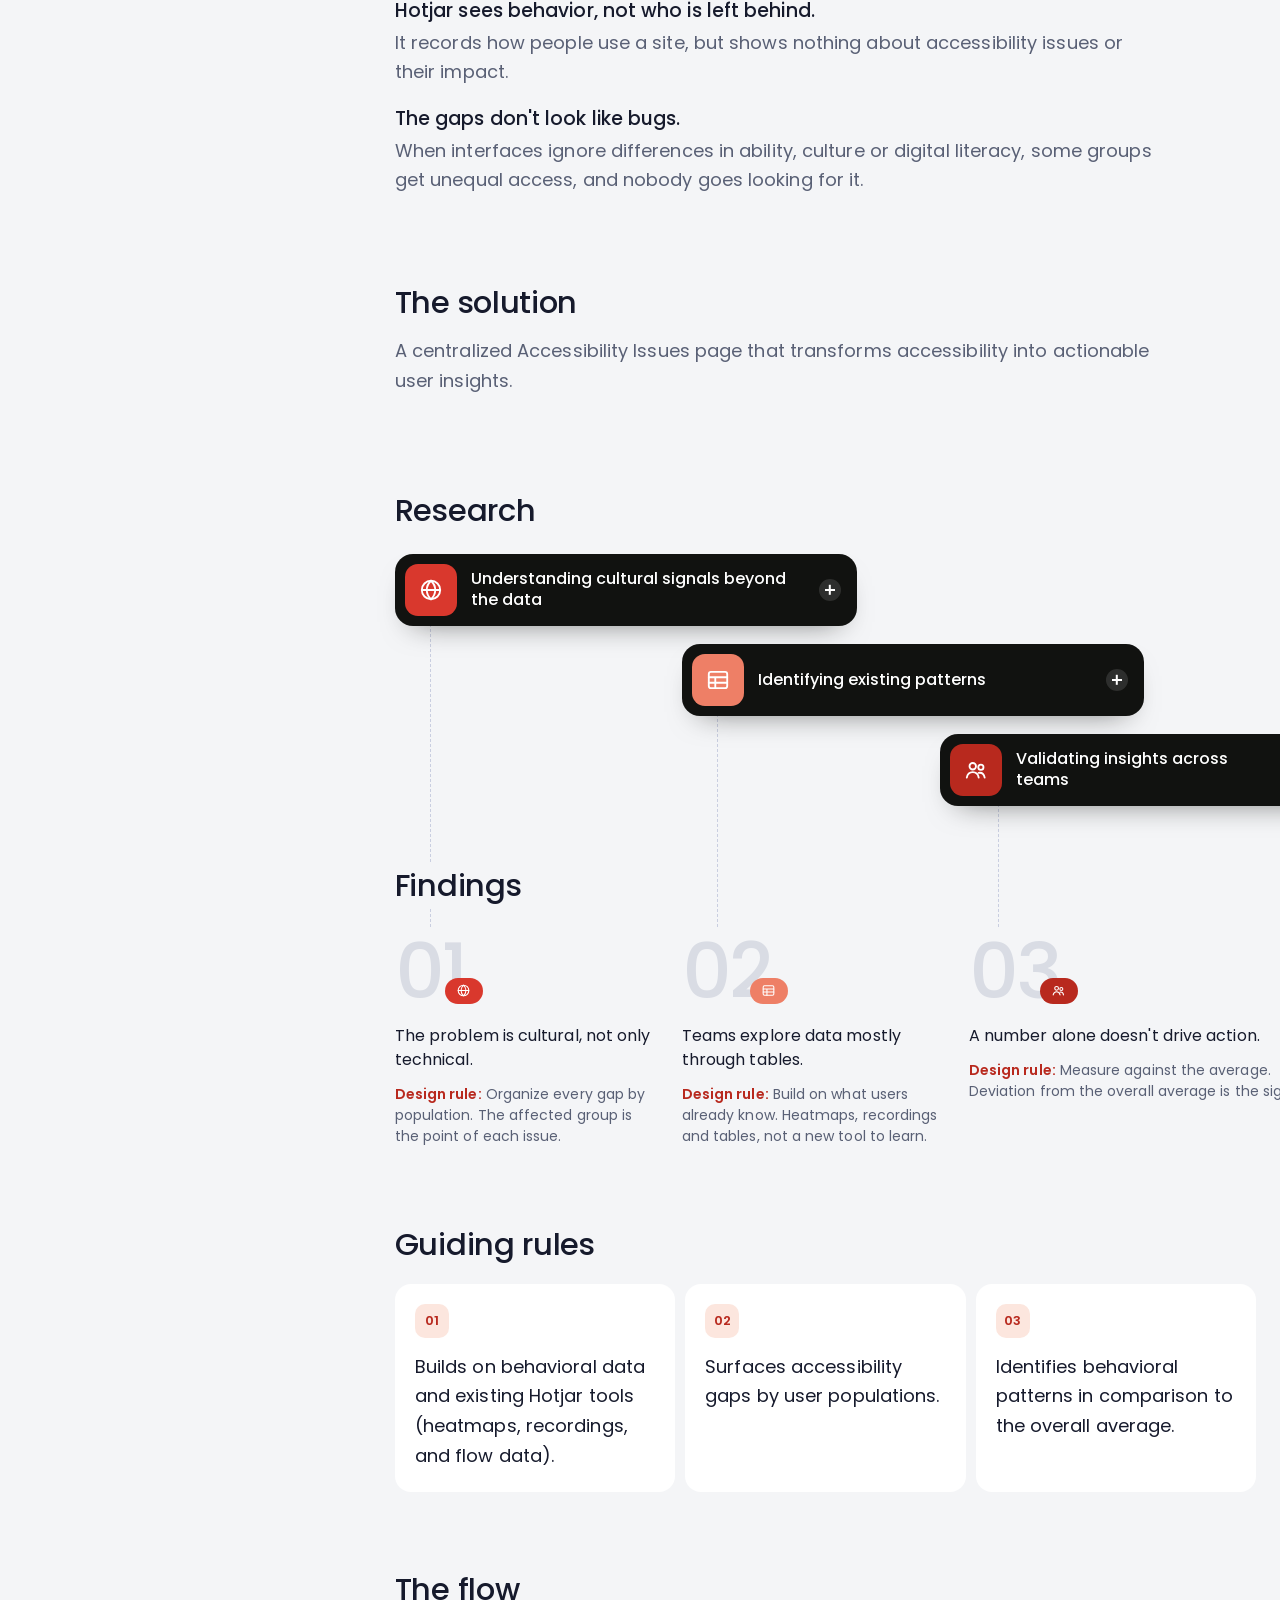
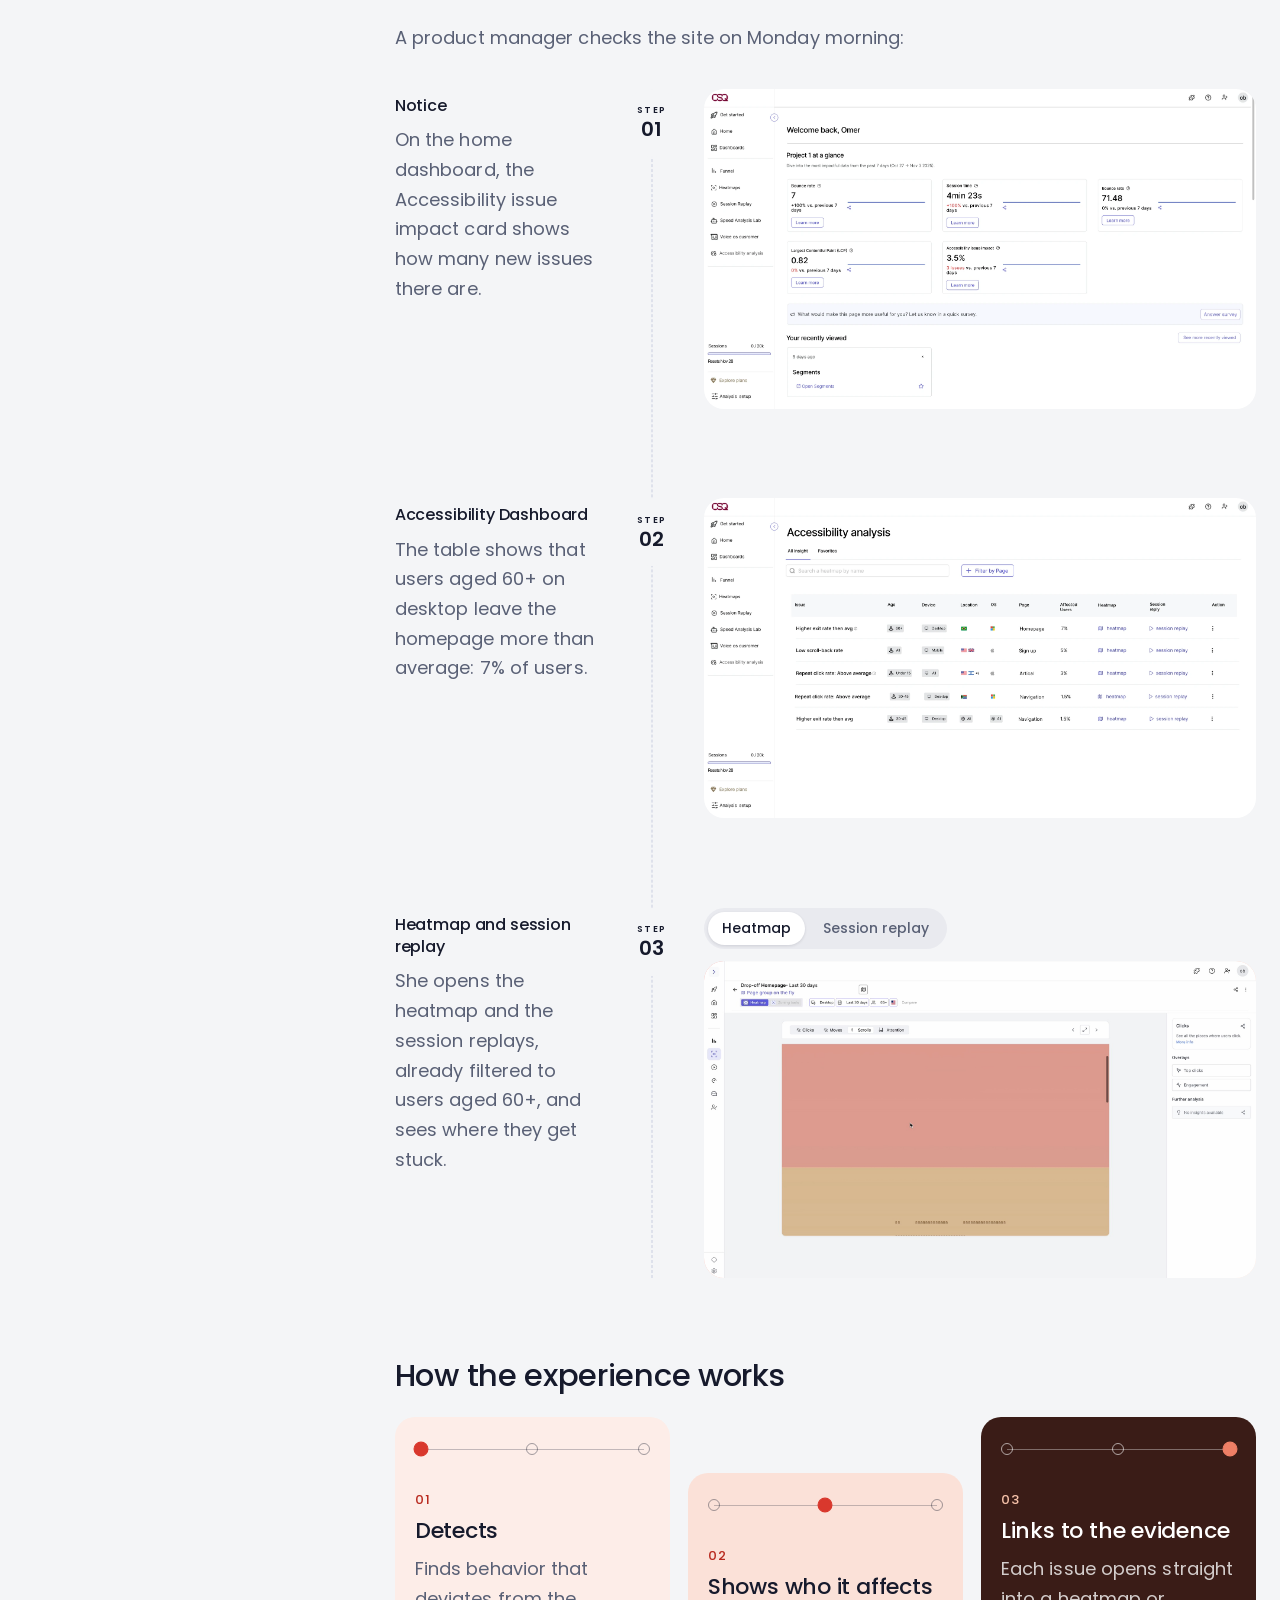
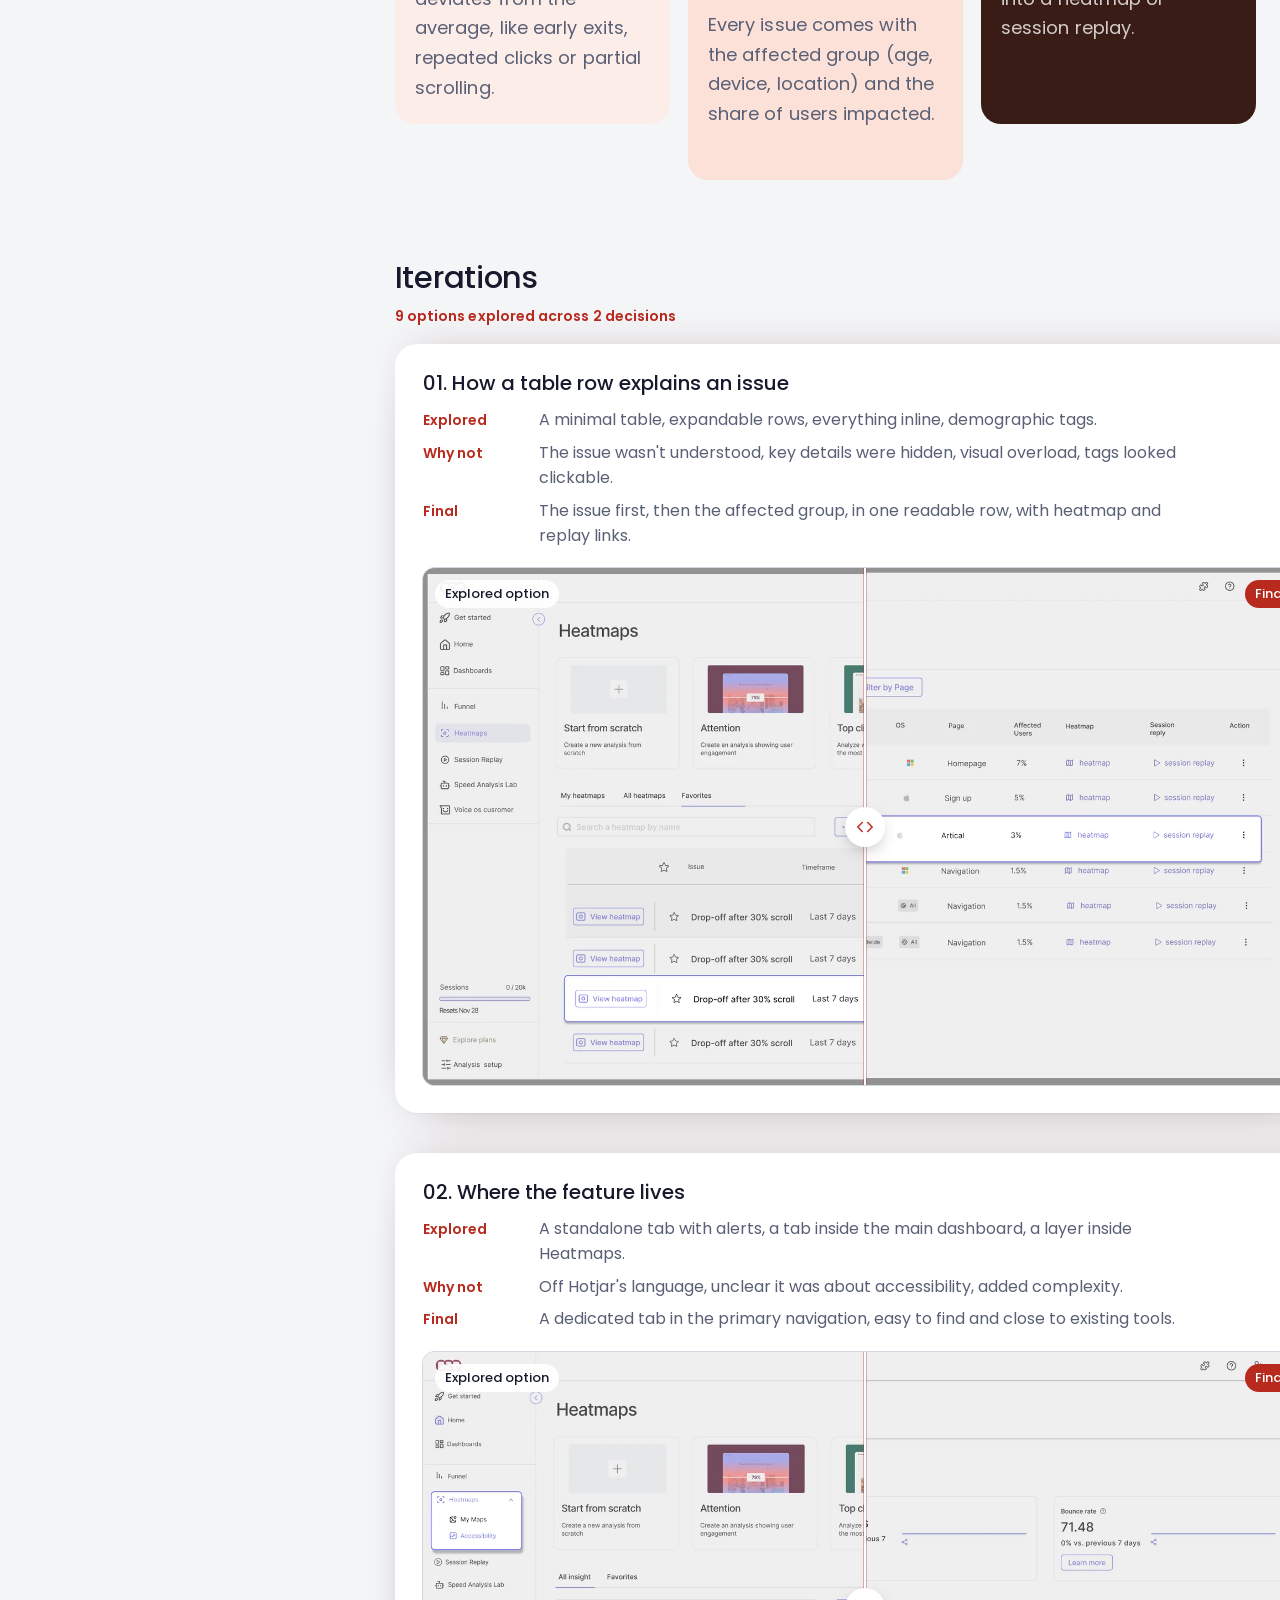
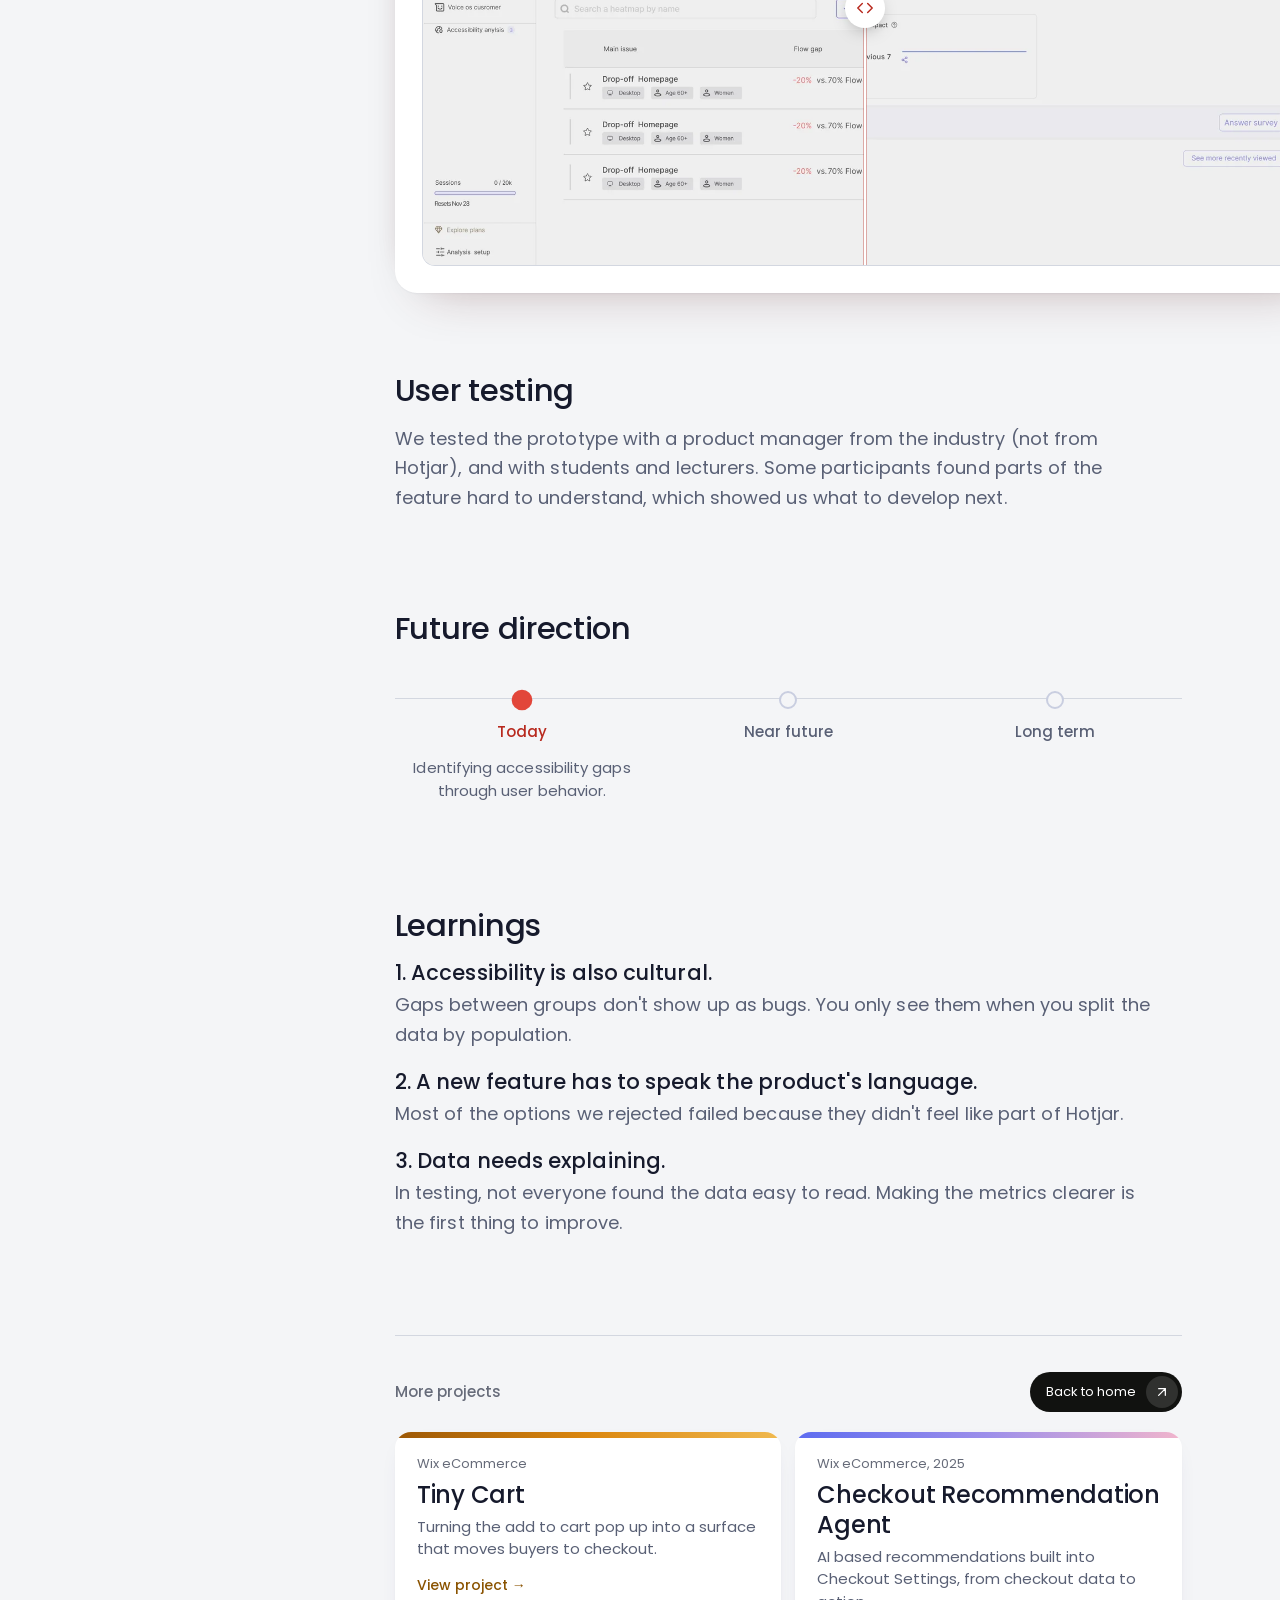
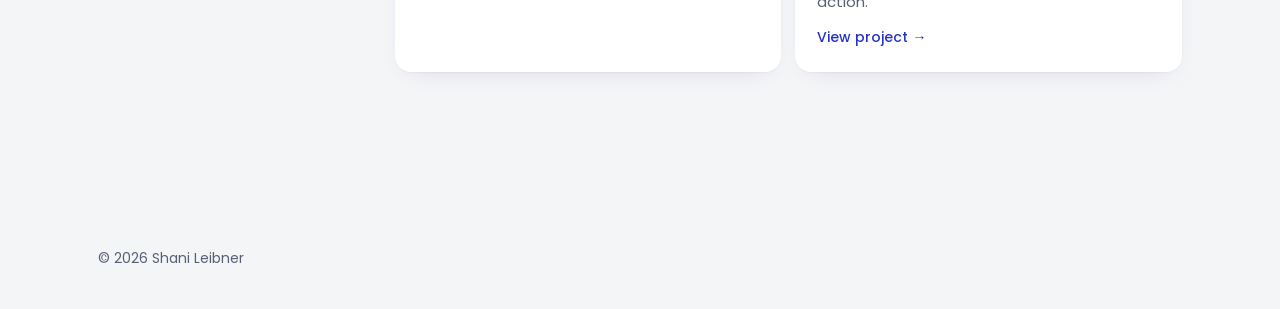
<file: accessibility-gaps.html>
<!doctype html>
<html lang="en">
<head>
  <meta charset="utf-8">
  <meta name="viewport" content="width=device-width, initial-scale=1">
  <title>Hotjar: accessibility gaps — Shani Leibner</title>
  <meta name="description" content="A Hotjar feature that reveals which user groups struggle on a site, where, and how much.">
  <meta property="og:title" content="Hotjar: accessibility gaps — Shani Leibner">
  <meta property="og:description" content="A Hotjar feature that reveals which user groups struggle on a site, where, and how much.">
  <meta property="og:type" content="article">
  <meta property="og:image" content="https://www.shanileibner.com/og-preview.jpg">
  <meta property="og:image:width" content="1200">
  <meta property="og:image:height" content="630">
  <meta property="og:image:alt" content="Shani Leibner, Product Designer. A creative eye. A thoughtful approach.">
  <meta property="og:url" content="https://www.shanileibner.com/accessibility-gaps">
  <meta property="og:site_name" content="Shani Leibner">
  <meta name="twitter:card" content="summary_large_image">
  <meta name="twitter:image" content="https://www.shanileibner.com/og-preview.jpg">
  <link rel="icon" href="/favicon.png" type="image/png">
  <link rel="apple-touch-icon" href="/apple-touch-icon.png">
  <link rel="preconnect" href="https://fonts.googleapis.com">
  <link rel="preconnect" href="https://fonts.gstatic.com" crossorigin>
  <link href="https://fonts.googleapis.com/css2?family=Poppins:wght@400;500;600&family=Bricolage+Grotesque:opsz,wdth,wght@12..96,75..100,400..700&family=Source+Serif+4:ital,opsz,wght@0,8..60,400..600;1,8..60,400&display=swap" rel="stylesheet">
  <style>

/* ------------------------------------------------------------
   Shani Leibner — portfolio
   Tokens: cool paper, ink, one accent per project.
   ------------------------------------------------------------ */

:root {
  --paper: #F4F5F7;
  --paper-2: #E9EBF0;
  --ink: #161A2C;
  --muted: #596075;
  --line: #D3D7E0;

  /* project accents: fill + text-safe ink */
  --checkout: #3346F0;   --checkout-ink: #2633C7;
  --dream: #5B3FC4;      --dream-ink: #4A31A8;
  --hotjar: #E2463A;     --hotjar-ink: #B8291E;
  --cart: #F0A21E;       --cart-ink: #8A5300;

  --accent: var(--ink);
  --accent-ink: var(--ink);

  --display: "Bricolage Grotesque", "Helvetica Neue", Arial, sans-serif;
  --text: "Source Serif 4", Georgia, "Times New Roman", serif;

  --max: 1180px;
  --gutter: clamp(20px, 4vw, 48px);
  --measure: 66ch;

  color-scheme: light;
}

body.p-checkout { --accent: var(--checkout); --accent-ink: var(--checkout-ink); }
body.p-dream    { --accent: var(--dream);    --accent-ink: var(--dream-ink); }
body.p-hotjar   { --accent: var(--hotjar);   --accent-ink: var(--hotjar-ink); }
body.p-cart     { --accent: var(--cart);     --accent-ink: var(--cart-ink); }

*, *::before, *::after { box-sizing: border-box; }

html { -webkit-text-size-adjust: 100%; scroll-behavior: smooth; }
@media (prefers-reduced-motion: reduce) { html { scroll-behavior: auto; } }

body {
  margin: 0;
  background: var(--paper);
  color: var(--ink);
  font-family: var(--display);
  font-size: 17px;
  line-height: 1.5;
  -webkit-font-smoothing: antialiased;
}

img { max-width: 100%; height: auto; display: block; }

a { color: inherit; text-underline-offset: 0.18em; text-decoration-thickness: 1px; }
a:hover { text-decoration-thickness: 2px; }

:focus-visible { outline: 2px solid var(--ink); outline-offset: 3px; border-radius: 2px; }

.skip {
  position: absolute; left: -9999px; top: 0;
  background: var(--ink); color: var(--paper); padding: 10px 14px; z-index: 10;
}
.skip:focus { left: 12px; top: 12px; }

.wrap { max-width: var(--max); margin: 0 auto; padding: 0 var(--gutter); }

/* ---------- Site header ---------- */
.site-head {
  display: flex; align-items: baseline; justify-content: space-between; gap: 24px;
  padding-top: 28px; padding-bottom: 28px;
}
.site-head .name { font-weight: 700; font-size: 18px; text-decoration: none; letter-spacing: -0.01em; }
.site-head nav { display: flex; gap: 24px; font-size: 16px; }
.site-head nav a { text-decoration: none; color: var(--muted); }
.site-head nav a:hover, .site-head nav a[aria-current="page"] { color: var(--ink); }

/* ---------- Home: hero ---------- */
.hero { padding-top: clamp(40px, 9vw, 120px); padding-bottom: clamp(56px, 9vw, 112px); }
.hero h1 {
  font-size: clamp(44px, 8.4vw, 116px);
  line-height: 0.96;
  letter-spacing: -0.035em;
  font-weight: 650;
  font-variation-settings: "wdth" 88;
  margin: 0;
}
.hero h1 .line { display: block; }
.hero .lede {
  font-family: var(--text);
  font-size: clamp(18px, 1.6vw, 21px);
  line-height: 1.6;
  color: var(--muted);
  max-width: 54ch;
  margin: 36px 0 0;
}
.hero .lede strong { color: var(--ink); font-weight: 600; }

/* one orchestrated load moment */
@media (prefers-reduced-motion: no-preference) {
  .hero h1 .line { opacity: 0; transform: translateY(0.25em); animation: rise 0.7s cubic-bezier(.2,.7,.2,1) forwards; }
  .hero h1 .line:nth-child(2) { animation-delay: 0.12s; }
  .hero h1 .line:nth-child(3) { animation-delay: 0.24s; }
  .hero .lede { opacity: 0; animation: fade 0.8s 0.5s ease forwards; }
}
@keyframes rise { to { opacity: 1; transform: none; } }
@keyframes fade { to { opacity: 1; } }

/* ---------- Home: work index (the one bold element) ---------- */
.work { padding-bottom: clamp(64px, 10vw, 140px); }
.section-title {
  font-size: 16px; font-weight: 600; color: var(--muted);
  margin: 0 0 16px; letter-spacing: 0;
}
.index { list-style: none; margin: 0; padding: 0; border-top: 1px solid var(--ink); }
.index li { border-bottom: 1px solid var(--line); }
.index a {
  --c: var(--ink);
  position: relative; display: grid;
  grid-template-columns: 1fr auto;
  gap: 8px 32px;
  padding: 28px 0 30px;
  text-decoration: none;
  isolation: isolate;
}
.index a::before {
  content: ""; position: absolute; inset: 0 calc(var(--gutter) * -1);
  background: var(--c); z-index: -1;
  transform: scaleY(0); transform-origin: bottom;
  transition: transform 0.35s cubic-bezier(.2,.7,.2,1);
}
.index a:hover::before, .index a:focus-visible::before { transform: scaleY(1); }
.index a:hover, .index a:focus-visible { color: #fff; }
.index a:focus-visible { outline: none; }
.index a:hover .meta, .index a:focus-visible .meta,
.index a:hover .line-desc, .index a:focus-visible .line-desc { color: rgba(255,255,255,.86); }

.index .title {
  font-size: clamp(32px, 5.6vw, 76px);
  line-height: 1;
  letter-spacing: -0.03em;
  font-weight: 600;
  font-variation-settings: "wdth" 85;
}
.index .swatch {
  width: 14px; height: 14px; border-radius: 50%;
  background: var(--c); align-self: start; margin-top: 0.6em;
  transition: background 0.2s;
}
.index a:hover .swatch, .index a:focus-visible .swatch { background: #fff; }
.index .line-desc {
  grid-column: 1 / -1;
  font-family: var(--text); font-size: 18px; color: var(--muted);
  max-width: 60ch; margin: 0;
}
.index .meta { grid-column: 1 / -1; font-size: 15px; color: var(--muted); }

.index .k-checkout a { --c: var(--checkout); }
.index .k-dream a    { --c: var(--dream); }
.index .k-hotjar a   { --c: var(--hotjar); }
.index .k-cart a     { --c: var(--cart-ink); }

@media (prefers-reduced-motion: reduce) { .index a::before { transition: none; } }

/* ---------- Home: about + contact ---------- */
.about {
  display: grid; grid-template-columns: 5fr 7fr; gap: 48px;
  padding-top: 56px; padding-bottom: clamp(64px, 10vw, 128px);
  border-top: none;
  background: linear-gradient(var(--ink), var(--ink)) no-repeat center top / calc(100% - 2 * var(--gutter)) 1px;
}
.about h2 {
  font-size: clamp(30px, 3.6vw, 46px); line-height: 1.05; letter-spacing: -0.025em;
  font-weight: 600; margin: 0;
}
.about .body p { font-family: var(--text); font-size: 19px; line-height: 1.65; margin: 0 0 1em; max-width: var(--measure); }
.about .photo {
  width: 168px; aspect-ratio: 4/5; background: var(--paper-2);
  border: 1px dashed var(--line); margin-top: 28px;
  display: grid; place-items: center; color: var(--muted); font-size: 13px; text-align: center;
}
.skills { display: grid; grid-template-columns: repeat(2, minmax(0, 1fr)); gap: 24px; margin-top: 32px; }
.skills h3 { font-size: 15px; font-weight: 600; margin: 0 0 6px; }
.skills p { font-family: var(--display) !important; font-size: 16px !important; color: var(--muted); margin: 0 !important; line-height: 1.5 !important; }

.contact {
  padding-top: 56px; padding-bottom: 56px;
  border-top: none;
  background: linear-gradient(var(--ink), var(--ink)) no-repeat center top / calc(100% - 2 * var(--gutter)) 1px;
  display: flex; flex-wrap: wrap; align-items: baseline; justify-content: space-between; gap: 24px;
}
.contact .big {
  font-size: clamp(30px, 5vw, 64px); letter-spacing: -0.03em; font-weight: 600; line-height: 1;
  font-variation-settings: "wdth" 88;
}
.contact ul { list-style: none; margin: 0; padding: 0; display: flex; gap: 28px; font-size: 18px; }

.site-foot { padding-top: 24px; padding-bottom: 40px; color: var(--muted); font-size: 14px; }

/* ---------- Case study ---------- */
body.p-checkout { --grad: linear-gradient(118deg, #5D6CF0 0%, #9D8FEA 48%, #F1B5CC 100%); }
body.p-dream    { --grad: linear-gradient(118deg, #241E5C 0%, #5B3FC4 52%, #B58BE2 100%); }
body.p-hotjar   { --grad: linear-gradient(118deg, #D9382D 0%, #EE7F66 52%, #F6C2AA 100%); }
body.p-cart     { --grad: linear-gradient(118deg, #9C5806 0%, #DB870F 52%, #F0B94F 100%); }

.cs-hero {
  position: relative;
  background: var(--grad);
  color: #fff;
  border-radius: 0 0 40px 40px;
  padding-bottom: clamp(140px, 22vw, 300px);
  margin-bottom: clamp(-260px, -18vw, -110px);
}
.cs-hero .site-head a, .cs-hero .site-head nav a { color: rgba(255,255,255,.82); }
.cs-hero .site-head a:hover, .cs-hero .site-head nav a[aria-current="page"] { color: #fff; }
.cs-hero :focus-visible { outline-color: #fff; }
.cs-hero h1 {
  font-family: var(--text);
  font-weight: 500;
  font-size: clamp(42px, 6.6vw, 92px);
  line-height: 1.02;
  letter-spacing: -0.02em;
  text-align: center;
  margin: clamp(32px, 6vw, 72px) auto 0;
  max-width: 20ch;
  text-wrap: balance;
  text-shadow: 0 1px 24px rgba(20, 16, 60, .18);
}
.cs-hero .context {
  text-align: center; margin: 0; font-size: 16px; color: rgba(255,255,255,.85);
}

.cs-hero.no-cover { padding-bottom: clamp(72px, 10vw, 120px); margin-bottom: clamp(56px, 8vw, 96px); }
.cs-cover { position: relative; margin: 0 auto clamp(56px, 8vw, 104px); }

/* image panels: soft project gradient, rounded */
.ph {
  width: 100%; aspect-ratio: 16/10;
  background: var(--grad);
  border-radius: 20px;
  position: relative; overflow: hidden;
  display: grid; place-items: center; text-align: center;
  padding: 24px;
}
.ph::before { content: ""; position: absolute; inset: 0; background: rgba(255,255,255,.55); }
.ph > * , .ph { color: var(--ink); }
.ph { font-size: 15px; }
.ph span.lbl {
  position: relative; background: rgba(255,255,255,.85); border-radius: 999px;
  padding: 8px 16px; max-width: 90%;
}
.cs-cover .ph { aspect-ratio: 16/9; box-shadow: 0 30px 80px -30px rgba(20, 16, 60, .35); }
.cs-cover .ph::before { background: rgba(255,255,255,.28); }
.ph.tall { aspect-ratio: 9/16; max-width: 300px; }
.ph.wide { aspect-ratio: 21/9; }

.cs-layout {
  display: grid; grid-template-columns: 220px minmax(0, 1fr); gap: clamp(40px, 6vw, 96px);
  padding-bottom: 96px;
}
.cs-side { position: sticky; top: 40px; align-self: start; font-size: 16px; }
.cs-side .back { display: inline-block; color: var(--muted); text-decoration: none; margin-bottom: 36px; }
.cs-side .back:hover { color: var(--ink); }
.toc ol { list-style: none; margin: 0; padding: 0; }
.toc a { display: block; padding: 5px 0; color: #666B79; text-decoration: none; transition: color .2s; }
.toc a:hover { color: var(--ink); }
.toc a.is-active { color: var(--ink); font-weight: 500; }

.cs-body { max-width: 760px; }
.cs-body .intro {
  font-family: var(--text); font-size: clamp(22px, 2.1vw, 27px); line-height: 1.4;
  color: var(--ink); margin: 0 0 16px; max-width: 34em;
}
.facts { margin: 40px 0 0; padding: 0; display: grid; gap: 12px; }
.facts div { display: grid; grid-template-columns: 160px minmax(0, 1fr); gap: 16px; }
.facts dt { color: #666B79; font-size: 16px; }
.facts dd { margin: 0; font-size: 16px; color: var(--ink); }

.cs-body section { padding-bottom: 80px; scroll-margin-top: 32px; }
.cs-body h2 {
  font-family: var(--text); font-weight: 500;
  font-size: clamp(26px, 2.4vw, 32px); line-height: 1.2; letter-spacing: -0.01em;
  margin: 0 0 14px; max-width: 32ch; text-wrap: balance;
}
.cs-body h3 { font-family: var(--text); font-size: 21px; font-weight: 500; margin: 32px 0 8px; }
.cs-body p, .cs-body li {
  font-family: var(--display); font-size: 18px; line-height: 1.65; color: var(--muted);
  letter-spacing: 0.005em; max-width: var(--measure);
}
.cs-body p { margin: 0 0 1em; }
.cs-body strong { color: var(--ink); font-weight: 600; }
.cs-body ul { padding-left: 1.1em; margin: 0 0 1em; }
.cs-body li { margin-bottom: 0.4em; }
.cs-body .kicker { font-size: 14px; color: #666B79; margin: 0 0 10px; }

blockquote.voice {
  margin: 28px 0; padding: 4px 0 4px 22px; border-left: 3px solid var(--accent);
  font-family: var(--text); font-style: italic; font-size: 22px; line-height: 1.45; max-width: 34em;
}

/* model / flow strip: soft chips */
.flow { list-style: none; padding: 0; margin: 28px 0; display: grid; grid-template-columns: repeat(auto-fit, minmax(150px, 1fr)); gap: 10px; }
.flow li {
  max-width: none !important; margin: 0 !important;
  background: #fff; border-radius: 14px; padding: 16px 18px;
  font-size: 15px !important; line-height: 1.35 !important;
  box-shadow: 0 1px 0 var(--line);
}
.flow li b { display: block; font-family: var(--text); font-weight: 500; font-size: 19px; color: var(--ink); margin-bottom: 4px; }

/* decisions */
.decision { background: #fff; border-radius: 18px; padding: 24px 26px 18px; margin-top: 16px; }
.decision h3 { margin-top: 0; }
.decision dl { display: grid; grid-template-columns: 96px minmax(0, 1fr); gap: 8px 20px; margin: 0; }
.decision dt { font-size: 15px; color: var(--accent-ink); font-weight: 600; padding-top: 2px; }
.decision dd { margin: 0; font-size: 17px; line-height: 1.55; color: var(--muted); }

figure { margin: 36px 0; }
figcaption { font-size: 15px; color: #666B79; margin-top: 12px; max-width: 64ch; line-height: 1.5; }
figcaption b { color: var(--ink); font-weight: 500; }
.pair { display: grid; grid-template-columns: 1fr 1fr; gap: 20px; }
.pair figure { margin: 0; }
.pair .tag { font-size: 15px; font-weight: 600; color: var(--ink) !important; margin: 0 0 10px !important; }
.trio { display: grid; grid-template-columns: repeat(3, minmax(0, 1fr)); gap: 16px; }

.todo {
  background: #FFF6D6; border: 1px dashed #C9A227; border-radius: 12px; padding: 16px 18px;
  font-size: 15px !important; color: #5C4A00 !important;
}

.next { display: block; text-decoration: none; border-top: 1px solid var(--line); padding: 36px 0 56px; }
.next span { font-size: 15px; color: #666B79; display: block; margin-bottom: 8px; }
.next strong { font-family: var(--text); font-weight: 500; font-size: clamp(30px, 4vw, 48px); line-height: 1.05; }
.next:hover strong { text-decoration: underline; text-decoration-thickness: 1px; text-underline-offset: 0.14em; }

/* ---------- Responsive ---------- */
@media (max-width: 900px) {
  .cs-layout { grid-template-columns: minmax(0, 1fr); gap: 0; }
  .cs-side { display: none; }
  .about { grid-template-columns: 1fr; gap: 24px; }
}
@media (max-width: 640px) {
  body { font-size: 16px; }
  .site-head nav { gap: 16px; }
  .pair, .trio { grid-template-columns: 1fr; }
  .decision dl { grid-template-columns: 1fr; gap: 4px; }
  .decision dd { margin-bottom: 12px; }
  .skills { grid-template-columns: 1fr; }
  .cs-body p, .cs-body li { font-size: 17px; }
  .facts div { grid-template-columns: 110px minmax(0,1fr); }
  .cs-hero { border-radius: 0 0 24px 24px; }
  .index .swatch { display: none; }
  .index a { grid-template-columns: 1fr; }
}



/* ---------- Poppins case-study pages ---------- */
body.p-cart { --display: "Poppins", "Helvetica Neue", Arial, sans-serif; --text: "Poppins", "Helvetica Neue", Arial, sans-serif; }
body.p-cart .cs-hero h1 { font-weight: 500; letter-spacing: -0.02em; text-shadow: none; }
body.p-cart .cs-body h2 { font-weight: 500; font-size: clamp(26px, 2.4vw, 32px); letter-spacing: -0.01em; max-width: none; }
body.p-cart .cs-body .intro { font-weight: 500; font-size: clamp(21px, 2vw, 26px); }
body.p-cart .cs-body p, body.p-cart .cs-body li { font-size: 18px; line-height: 1.65; }
.shot { margin: 8px 0 0; }
.shot .frame {
  position: relative; border-radius: 20px; overflow: hidden;
  background: linear-gradient(140deg, #D3B48F 14%, #EFC993 50%, #F8DFB0 86%);
  display: grid; place-items: center; grid-template-columns: minmax(0, 1fr); min-height: 180px; min-width: 0;
}
.shot img, .shot video { display: block; width: 100%; height: auto; }
.shot .frame.missing img { display: none; }
.shot .frame .lbl { display: none; max-width: calc(100% - 32px); text-align: center; background: rgba(255,255,255,.85); border-radius: 999px; padding: 8px 16px; font-size: 15px; color: var(--ink); }
.shot .frame.missing .lbl { display: block; }
.shot .frame.missing { aspect-ratio: 16/10; }
.shot .frame.missing { min-height: 0; }
.cs-cover .shot .frame.missing { aspect-ratio: 1144/475; }
.cs-cover .shot { margin: 0; }
.shot figcaption { margin-top: 12px; }
.cs-cover .shot .frame { box-shadow: 0 30px 80px -30px rgba(60, 30, 0, .35); }
.cs-body .problems { margin: 0; padding: 0; list-style: none; }
.problems li { padding: 10px 0; max-width: none !important; margin: 0 !important; }
.problems b, .learn b { display: block; font-weight: 500; font-size: 21px; line-height: 1.3; color: var(--ink); margin-bottom: 4px; }
.problems span, .learn span { color: var(--muted); }
.sol-cards { display: grid; gap: 10px; margin: 20px 0; }
.sol-card { background: #fff; border-radius: 14px; padding: 16px 18px; }
.sol-card b { display: block; font-weight: 500; font-size: 19px; line-height: 1.3; color: var(--ink); margin-bottom: 4px; }
.sol-card span { font-size: 15px; line-height: 1.5; color: var(--muted); }
.notes p { font-size: 17px !important; margin: 0 0 6px !important; }
.notes strong { color: var(--ink); font-weight: 500; }
.kicker-cart { font-weight: 600; font-size: 15px !important; color: #8A5300 !important; margin: -4px 0 8px !important; }
.concept { background: #fff; border-radius: 18px; padding: 24px 26px 18px; margin-top: 16px; }
.concept h3 { margin: 0 0 8px !important; font-family: var(--display); font-weight: 500; font-size: 21px; line-height: 1.3; }
.concept > p { font-size: 17px !important; line-height: 1.55 !important; margin: 0 0 12px !important; }
.concept dl { display: grid; grid-template-columns: 96px minmax(0, 1fr); gap: 8px 20px; margin: 0; }
.concept dt { font-size: 15px; font-weight: 600; color: #8A5300; padding-top: 2px; }
.concept dd { margin: 0; font-size: 17px; line-height: 1.55; color: var(--muted); }
.concept.chosen { box-shadow: inset 0 0 0 2px #DB870F; }
.concept .badge { display: inline-block; margin-left: 8px; font-size: 13px; font-weight: 600; color: #fff; background: #C47A0A; border-radius: 999px; padding: 2px 10px; vertical-align: 3px; }
.step { padding-top: 8px; margin-bottom: 36px; }
.step h3 { margin: 0 0 8px !important; font-family: var(--display); font-weight: 500; font-size: 21px; }
.learn { margin: 0 0 18px; }
@media (max-width: 640px) { .concept dl { grid-template-columns: 1fr; gap: 2px; } .concept dd { margin-bottom: 10px; } }
.concept-shot { margin: 0 0 20px; }
.concept-shot .frame { padding: clamp(20px, 4vw, 40px); }
.concept-shot img { width: auto; max-width: 100%; max-height: 420px; border-radius: 12px; box-shadow: 0 20px 50px -20px rgba(60, 30, 0, .35); }


/* ---------- Hotjar page (from Figma draft 282:1355) ---------- */
body.p-hotjar { --display: "Poppins", "Helvetica Neue", Arial, sans-serif; --text: "Poppins", "Helvetica Neue", Arial, sans-serif; }
body.p-hotjar .cs-hero h1 { font-weight: 500; letter-spacing: -0.02em; max-width: 14em; font-size: clamp(40px, 5.6vw, 80px); line-height: 1.04; }
body.p-hotjar .cs-body { max-width: none; }
body.p-hotjar .cs-body h2 { font-weight: 500; font-size: clamp(26px, 2.4vw, 32px); letter-spacing: -0.01em; max-width: none; }
body.p-hotjar .cs-body .intro { font-weight: 500; font-size: clamp(21px, 2vw, 26px); max-width: 30em; }
body.p-hotjar .cs-body p, body.p-hotjar .cs-body li { font-size: 18px; line-height: 1.65; }
body.p-hotjar .shot .frame { background: linear-gradient(140deg, #EEA5A0 14%, #F7C5BA 50%, #FBE3D8 86%); }
body.p-hotjar .cs-cover .shot .frame { box-shadow: 0 30px 80px -30px rgba(20, 15, 61, .3); }
body.p-hotjar .cs-cover .shot .frame { padding: clamp(16px, 3.4vw, 44px); }
body.p-hotjar .cs-cover .shot .frame img { border-radius: 10px; box-shadow: 0 20px 50px -20px rgba(80, 20, 20, .35); }
.lead { color: var(--muted); }
.methods { display: grid; grid-template-columns: repeat(3, minmax(0, 1fr)); gap: 16px; margin-top: 20px; }
.method { background: #fff; border-radius: 18px; padding: 24px 22px; }
.method .num { display: block; font-size: 30px; line-height: 1.2; color: var(--hotjar-ink); margin-bottom: 10px; }
.method b { display: block; font-weight: 500; font-size: 19px; line-height: 1.3; color: var(--ink); margin-bottom: 6px; }
.method span { display: block; font-size: 15px; line-height: 1.5; color: var(--muted); }
.findings { list-style: none; margin: 8px 0 0 !important; padding: 0 !important; }
.findings li { display: grid; grid-template-columns: 40px minmax(0,1fr); gap: 24px; padding: 14px 0; margin: 0 !important; max-width: none !important; color: var(--ink) !important; }
.findings li .n { font-size: 13px; font-weight: 600; color: var(--hotjar-ink); padding-top: 4px; }
.rules { display: grid; grid-template-columns: repeat(3, minmax(0,1fr)); margin-top: 20px; border-radius: 18px; padding: 26px 10px; background: linear-gradient(118deg, #FBE0D8 0%, #FCE9E1 100%); }
.rule { padding: 0 18px; }

.rule .from { display: block; font-size: 14px; color: var(--hotjar-ink); margin-bottom: 6px; }
.rule b { display: block; font-weight: 500; font-size: 17px; line-height: 1.35; color: var(--ink); margin-bottom: 6px; }
.rule span { display: block; font-size: 14px; line-height: 1.5; color: var(--muted); }
.sol-cards { max-width: 1230px; }
.problems b { font-size: 19px; }
/* flow: a dashed line with step badges; short text on the left, a large screen on the right */
.flow-tl { position: relative; display: grid; gap: clamp(56px, 7vw, 96px); margin-top: 36px; }
.flow-tl::before { content: ""; position: absolute; left: calc((100% - 104px) * .3 + 52px); top: 0; bottom: 0; border-left: 1.5px dashed #C9CEE0; transform: translateX(-50%); }
.fstep { position: relative; display: grid; grid-template-columns: minmax(0,.6fr) 64px minmax(0,1.4fr); column-gap: 20px; align-items: start; }
.ft-text { grid-column: 1; grid-row: 1; padding-top: 6px; }
.ft-badge { grid-column: 2; grid-row: 1; }
.ft-media { grid-column: 3; grid-row: 1; }
.cs-body .ft-text h3 { margin: 0 0 8px; font-family: var(--display); font-weight: 500; font-size: 16px; line-height: 1.4; letter-spacing: -0.01em; color: var(--ink); }
.cs-body .ft-text p { margin: 0 !important; font-size: 18px; line-height: 1.6; color: var(--muted); }
.ft-badge {
  position: relative; z-index: 1; justify-self: center; display: flex; flex-direction: column; align-items: center; justify-content: center;
  width: 68px; height: 68px; border-radius: 50%; border: 0; background: var(--paper);
  font-family: var(--display); font-weight: 600; font-size: 20px; line-height: 1; color: var(--ink);
}
.ft-badge small { margin-bottom: 4px; font-family: var(--text, inherit); font-size: 9px; font-weight: 600; letter-spacing: .18em; text-transform: uppercase; }
.ft-media .shot { margin: 0; }
/* step 03: heatmap and session replay share one spot, with a switch above */
.ft-tabs { display: inline-flex; gap: 4px; margin: 0 0 12px; padding: 4px; border-radius: 999px; background: #E9EAEF; }
.ft-tabs button { padding: 6px 14px; border: 0; border-radius: 999px; background: none; font: inherit; font-size: 14px; font-weight: 500; color: var(--muted); cursor: pointer; transition: background .2s ease, color .2s ease; }
.ft-tabs button[aria-selected="true"] { background: #fff; color: var(--ink); box-shadow: 0 1px 3px rgba(22, 26, 44, .12); }
.ft-view[hidden] { display: none; }
/* screens reach past the column toward the outer edges, so they read larger */
@media (min-width: 901px) {
  .fstep .ft-media .shot { margin-right: calc(-1 * min(260px, 24px + max(0px, (100vw - 1180px) / 2))); }
}
@media (max-width: 900px) {
  .flow-tl::before { left: 32px; }
  .fstep, .fstep.flip { grid-template-columns: 64px minmax(0,1fr); column-gap: 18px; row-gap: 18px; }
  .ft-badge, .fstep.flip .ft-badge { grid-column: 1; grid-row: 1 / 3; align-self: start; width: 58px; height: 58px; font-size: 18px; }
  .ft-text, .fstep.flip .ft-text { grid-column: 2; grid-row: 1; padding-top: 0; }
  .ft-media, .fstep.flip .ft-media { grid-column: 2; grid-row: 2; }
}
/* iterations */
.iter-sub { font-size: 14px !important; font-weight: 600; color: var(--hotjar-ink) !important; margin: -6px 0 16px !important; }
.iter { background: #fff; border-radius: 18px; padding: 22px 26px 18px; margin-top: 16px; }
.iter h3 { margin: 0 0 12px !important; font-family: var(--display); font-weight: 500; font-size: 20px; line-height: 1.3; }
.iter dl { display: grid; grid-template-columns: 96px minmax(0, 1fr); gap: 8px 20px; margin: 0; }
.iter dt { font-size: 14px; font-weight: 600; color: var(--hotjar-ink); padding-top: 2px; }
.iter dd { margin: 0; font-size: 16px; line-height: 1.55; color: var(--muted); }
.iter-shots { display: grid; gap: 16px; margin-top: 16px; }
.iter-shots .shot { margin: 0; }
.iter-shots .frame.missing { aspect-ratio: 1670/400; }
.iter-shots .tag { font-size: 14px; font-weight: 600; color: var(--ink); margin: 0 0 8px; }
.future { display: grid; grid-template-columns: repeat(3, minmax(0,1fr)); gap: 10px; margin: 14px 0 24px; }
.future div { background: #fff; border-radius: 14px; padding: 16px 18px; }
.future b { display: block; font-weight: 500; font-size: 19px; line-height: 1.3; color: var(--ink); margin-bottom: 4px; }
.future span { font-size: 15px; line-height: 1.5; color: var(--muted); }
.cs-body h3.sub { font-family: var(--display); font-weight: 500; font-size: 21px; margin: 32px 0 0; }
.cs-body section > p, .cs-body section > .problems, .cs-body section > .sol-cards { max-width: 760px; }
/* guiding rules */
.guide { list-style: none; display: grid; grid-template-columns: repeat(3, minmax(0,1fr)); gap: 10px; margin: 20px 0 0; padding: 0; }
.cs-body .guide li { display: flex; flex-direction: column; gap: 14px; margin: 0; padding: 20px 20px 22px; border-radius: 16px; background: #fff; font-size: 16px; line-height: 1.5; color: var(--ink); max-width: none; }
.g-n { display: grid; place-items: center; width: 34px; height: 34px; border-radius: 10px; background: #FCE6DE; color: var(--hotjar-ink); font-size: 13px; font-weight: 600; }
@media (max-width: 900px) { .guide { grid-template-columns: 1fr; } }
/* guiding rules and how-it-works cards reach a little past the column on the right, so each card is wider */
@media (min-width: 901px) {
  .cs-body .guide, body .cs-body ol.hw { margin-right: calc(-1 * min(140px, 24px + max(0px, (100vw - 1180px) / 2))); }
}
/* how the experience works: a row of cards with a progress bar on each; arrows or the bar move to the next card */
.cs-body ol.hw { list-style: none; padding: 0 0 56px; margin: 22px 0 0; max-width: none; display: flex; gap: 18px; overflow-x: auto; scroll-snap-type: x mandatory; scroll-behavior: smooth; scrollbar-width: none; outline: none; }
.cs-body ol.hw::-webkit-scrollbar { display: none; }
.cs-body .hw-card { flex: 0 0 calc((100% - 36px) / 3); scroll-snap-align: start; margin: 0; max-width: none; padding: 20px 20px 22px; border-radius: 20px; color: var(--ink); }
.cs-body .hw-2 { transform: translateY(56px); }
.hw-1 { background: #FDEDE8; } .hw-2 { background: #FBE1D8; }
.cs-body .hw-3 { background: #3A1C17; color: #fff; }
.hw-track { position: relative; display: flex; justify-content: space-between; margin: 0 0 28px; padding: 6px 0; cursor: pointer; }
.hw-track::before { content: ""; position: absolute; left: 6px; right: 6px; top: 50%; height: 1px; background: rgba(22, 26, 44, .25); }
.hw-track span { position: relative; width: 12px; height: 12px; border-radius: 50%; background: transparent; border: 1.5px solid rgba(22, 26, 44, .4); }
.hw-track span.on { background: #D9382D; border-color: #D9382D; transform: scale(1.25); }
.hw-3 .hw-track::before { background: rgba(255,255,255,.35); }
.hw-3 .hw-track span { border-color: rgba(255,255,255,.6); }
.hw-3 .hw-track span.on { background: #EE7F66; border-color: #EE7F66; }
.hw-n { display: block; font-size: 13px; font-weight: 500; letter-spacing: .06em; color: var(--hotjar-ink); margin-bottom: 6px; }
.hw-3 .hw-n { color: #F6C2AA; }
.cs-body .hw-card h3 { margin: 0 0 10px; font-size: 22px; font-weight: 500; line-height: 1.25; letter-spacing: -0.01em; color: inherit; }
.cs-body .hw-card p { margin: 0 !important; font-size: 15px; line-height: 1.55; color: var(--muted); max-width: none; }
.cs-body .hw-3 p { color: rgba(255,255,255,.78); }
.hw-nav { display: flex; gap: 10px; margin: 6px 0 0; }
.hw-nav[hidden] { display: none; }
.hw-btn { display: grid; place-items: center; width: 28px; height: 28px; padding: 0; border: 0; background: none; color: var(--ink); cursor: pointer; transition: color .2s ease, opacity .2s ease; }
.hw-btn:hover { color: var(--hotjar-ink); }
.hw-btn:disabled { opacity: .3; cursor: default; }
.hw-btn svg { width: 18px; height: 18px; }
@media (max-width: 900px) {
  .cs-body ol.hw { padding-bottom: 0; }
  .cs-body .hw-2 { transform: none; }
  .cs-body .hw-card { flex-basis: min(280px, 78%); }
}
@media (max-width: 900px) {
  .methods, .future { grid-template-columns: 1fr; }
  .rules { grid-template-columns: 1fr; padding: 8px 4px; }
  .rule { padding: 16px 18px; }

}
@media (max-width: 720px) {
  .iter dl { grid-template-columns: 1fr; gap: 2px; }
  .iter dd { margin-bottom: 10px; }
  .findings li { grid-template-columns: 28px minmax(0,1fr); gap: 12px; }
}
/* click a flow screenshot to see it large */
.fstep .frame:not(.missing) img, .fstep .frame video { cursor: zoom-in; }
.lightbox {
  position: fixed; inset: 0; z-index: 200; display: grid; place-items: center; padding: clamp(16px, 4vw, 56px);
  background: rgba(22, 26, 44, .78); -webkit-backdrop-filter: blur(6px); backdrop-filter: blur(6px);
  cursor: zoom-out; opacity: 0; transition: opacity .3s ease;
}
.lightbox.show { opacity: 1; }
.lightbox img, .lightbox video {
  max-width: min(1400px, 100%); max-height: 100%; width: auto; height: auto; border-radius: 14px;
  box-shadow: 0 40px 100px -30px rgba(0, 0, 0, .6);
  transform: scale(.94); transition: transform .35s cubic-bezier(.2,.7,.2,1);
}
.lightbox.show img, .lightbox.show video { transform: none; }
.lightbox .close {
  position: absolute; top: 16px; right: 16px; width: 44px; height: 44px; border: 0; border-radius: 50%;
  background: rgba(255, 255, 255, .92); color: var(--ink); font-size: 22px; line-height: 1; cursor: pointer;
}
/* solution: the same click-through as the home card. Plays once in view, replays on hover. */
.sol-anim { padding: clamp(14px, 2.6vw, 32px); }
.hj-stage { position: relative; width: 100%; border-radius: 10px; overflow: hidden; box-shadow: 0 20px 50px -20px rgba(80, 20, 20, .35); }
.hj-stage img { display: block; width: 100%; height: auto; }
.hj-stage .hj-analysis, .hj-stage .hj-home { position: absolute; inset: 0; height: 100%; opacity: 0; transition: opacity .7s cubic-bezier(.4,0,.2,1); }
.hj-stage[data-s="home"] .hj-home, .hj-stage[data-s="home"] .hj-analysis, .hj-stage[data-s="ana"] .hj-analysis { opacity: 1; }
.hj-pill { position: absolute; left: .697%; top: 29.167%; width: 10.938%; height: 3.241%; border-radius: 6px; background: rgba(94, 92, 230, .14); mix-blend-mode: multiply; pointer-events: none; z-index: 1; transition: top .45s cubic-bezier(.45,0,.2,1); }
.hj-stage[data-s="home"] .hj-pill { top: 11.574%; }
.hj-stage[data-s="ana"] .hj-pill { top: 49.722%; }
.hj-cursor { position: absolute; left: 58%; top: 62%; width: 26px; height: 26px; opacity: 0; filter: drop-shadow(0 2px 4px rgba(0,0,0,.25)); transition: left 1.1s cubic-bezier(.45,0,.2,1), top 1.1s cubic-bezier(.45,0,.2,1), opacity .3s ease, transform .15s ease; pointer-events: none; z-index: 3; }
.hj-stage.cursor .hj-cursor { opacity: 1; }
.hj-stage[data-c="1"] .hj-cursor { left: 6.3%; top: 50.6%; }
.hj-stage[data-c="2"] .hj-cursor { left: 73.4%; top: 39.9%; }
.hj-stage.press .hj-cursor { transform: scale(.85); }
.hj-ring { position: absolute; left: 6.6%; top: 51.3%; width: 34px; height: 34px; margin: -17px 0 0 -17px; border-radius: 50%; border: 2px solid rgba(51, 70, 240, .7); opacity: 0; transform: scale(.3); pointer-events: none; z-index: 2; }
.hj-stage[data-c="2"] .hj-ring { left: 74.1%; top: 40.6%; }
.hj-stage.press .hj-ring { animation: hj-ring .6s ease-out; }
@keyframes hj-ring { 0% { opacity: 1; transform: scale(.3); } 100% { opacity: 0; transform: scale(1.6); } }
/* rollout plan: a line with three phases; the selected phase opens in a framed box */
.rollout { position: relative; display: grid; grid-template-columns: repeat(3, minmax(0, 1fr)); gap: 12px; margin: 28px 0 8px; }
.rollout::before { content: ""; position: absolute; left: 0; right: 0; top: 22px; height: 1px; background: var(--line); }
.ro-step { position: relative; border: 2px solid transparent; border-radius: 14px; padding: 0 14px 16px; transition: border-color .3s ease, background .3s ease; }
.ro-head { display: flex; flex-direction: column; align-items: center; gap: 12px; width: 100%; padding: 13px 0 0; border: 0; background: none; cursor: pointer; font: inherit; }
.ro-dot { width: 18px; height: 18px; border-radius: 50%; background: var(--paper); border: 2px solid #C9CEE0; transition: background .3s ease, border-color .3s ease, transform .3s ease; }
.ro-label { font-size: 15px; font-weight: 500; color: var(--muted); transition: color .3s ease; }
.ro-head:hover .ro-label { color: var(--ink); }
body.p-hotjar .cs-body .ro-body p { margin: 14px 0 0; font-size: 15px; line-height: 1.5; color: var(--muted); text-align: center; max-width: none; }
body.p-hotjar .cs-body .ro-body li { position: relative; margin: 0 0 6px; padding-left: 22px; font-size: 15px; line-height: 1.5; color: var(--muted); max-width: none; }
body.p-hotjar .cs-body .ro-body li::before { content: "→"; position: absolute; left: 0; color: var(--hotjar); }
.ro-step.open .ro-dot { background: var(--hotjar); border-color: var(--hotjar); transform: scale(1.15); }
.ro-step.open .ro-label { color: var(--hotjar-ink); }
.js-ro .ro-step:not(.open) .ro-body { display: none; }
@media (prefers-reduced-motion: no-preference) {
  .js-ro .ro-step.open .ro-body { animation: ro-in .35s ease both; }
}
@keyframes ro-in { from { opacity: 0; transform: translateY(6px); } to { opacity: 1; transform: none; } }
@media (max-width: 760px) {
  .rollout { grid-template-columns: 1fr; }
  .rollout::before { display: none; }
  .ro-head { flex-direction: row; }
  .js-ro .ro-step:not(.open) .ro-body { display: block; }
}

/* iterations: one big card per decision; on scroll the next card slides up and stacks over the last */
.iter-stack { position: relative; margin-top: 16px; }
.iter-card {
  position: sticky; top: calc(24px + var(--i) * 16px);
  background: #fff; border-radius: 22px; padding: 26px 28px 28px; margin-bottom: 40px;
  box-shadow: 0 1px 2px rgba(22, 26, 44, .04), 0 -10px 40px -20px rgba(80, 20, 20, .25), 0 24px 50px -30px rgba(80, 20, 20, .3);
}
.iter-card:last-child { margin-bottom: 0; }
.iter-card .iter-head h3 { margin: 0 0 12px !important; font-family: var(--display); font-weight: 500; font-size: 20px; line-height: 1.3; }
.iter-card .iter-head dl { display: grid; grid-template-columns: 96px minmax(0, 1fr); gap: 8px 20px; margin: 0; }
.iter-card .iter-head dt { font-size: 14px; font-weight: 600; color: var(--hotjar-ink); padding-top: 2px; }
.iter-card .iter-head dd { margin: 0; font-size: 16px; line-height: 1.55; color: var(--muted); }
.iter-stack { margin-right: clamp(-200px, -12vw, 0px); }
.iter-card .iter-head { max-width: 760px; }
/* before/after: drag the handle to compare the explored option with the final design */
.cmp { position: relative; margin-top: 20px; border-radius: 12px; overflow: hidden; touch-action: pan-y; user-select: none; cursor: ew-resize; box-shadow: 0 0 0 1px var(--line); }
.cmp img { display: block; width: 100%; height: auto; pointer-events: none; }
.cmp .cmp-explored { position: absolute; inset: 0; height: 100%; clip-path: inset(0 calc(100% - var(--pos)) 0 0); }
.cmp-line { position: absolute; top: 0; bottom: 0; left: var(--pos); width: 2px; margin-left: -1px; background: #fff; box-shadow: 0 0 0 1px rgba(184, 41, 30, .35); pointer-events: none; }
.cmp-knob { position: absolute; top: 50%; left: 50%; display: grid; place-items: center; width: 40px; height: 40px; margin: -20px 0 0 -20px; border-radius: 50%; background: #fff; color: var(--hotjar-ink); box-shadow: 0 6px 18px -6px rgba(0, 0, 0, .35); }
.cmp-knob svg { width: 18px; height: 18px; }
.cmp-tag { position: absolute; top: 12px; padding: 4px 10px; border-radius: 999px; font-size: 13px; font-weight: 500; background: rgba(255,255,255,.92); color: var(--ink); pointer-events: none; transition: opacity .2s ease; }
.cmp-tag.left { left: 12px; } .cmp-tag.right { right: 12px; background: var(--hotjar-ink); color: #fff; }
.cmp-range { position: absolute; inset: 0; width: 100%; height: 100%; margin: 0; opacity: 0; cursor: ew-resize; }
.cmp-range:focus-visible + * , .cmp:focus-within { outline: 2px solid var(--hotjar-ink); outline-offset: 3px; }
@media (max-width: 640px) {
  .iter-card { padding: 20px 18px 22px; }
  .iter-card .iter-head dl { grid-template-columns: 1fr; gap: 2px; }
  .iter-card .iter-head dd { margin-bottom: 10px; }
  .iter-stack { margin-right: 0; }
}
/* research staircase: dark pills step down, each dotted line drops to the finding it led to */
.rs { position: relative; display: grid; grid-template-columns: repeat(10, minmax(0, 1fr)); column-gap: 16px; row-gap: 18px; margin: 24px clamp(-200px, -12vw, 0px) 0 0; scroll-margin-top: 32px; }
.rs-step { position: relative; z-index: 1; }
.rs-step.s1 { grid-column: 1 / 6; grid-row: 1; }
.rs-step.s2 { grid-column: 4 / 9; grid-row: 2; }
.rs-step.s3 { grid-column: 7 / 11; grid-row: 3; margin-left: -8%; }
.rs-pill {
  display: flex; align-items: center; gap: 14px; width: 100%; padding: 10px 16px 10px 10px; border: 0; border-radius: 18px; cursor: pointer; text-align: left;
  background: #111210; color: #fff; font: inherit; box-shadow: 0 14px 30px -18px rgba(17, 18, 16, .6);
  transition: transform .25s cubic-bezier(.2,.7,.2,1);
}
.rs-pill:hover { transform: translateY(-2px); }
.rs-icon { display: grid; place-items: center; flex: none; width: 52px; height: 52px; border-radius: 13px; color: #fff; }
.rs-icon svg { width: 26px; height: 26px; }
.s1 .rs-icon, .f1 .rs-chip { background: #D9382D; }
.s2 .rs-icon, .f2 .rs-chip { background: #EE7F66; }
.s3 .rs-icon, .f3 .rs-chip { background: #B8291E; }
.rs-title { flex: 1; font-size: 16px; font-weight: 500; line-height: 1.3; }
.rs-plus { position: relative; flex: none; width: 22px; height: 22px; border-radius: 50%; background: rgba(255,255,255,.12); }
.rs-plus::before, .rs-plus::after { content: ""; position: absolute; left: 6px; right: 6px; top: 50%; height: 1.6px; margin-top: -.8px; background: #fff; transition: transform .25s ease; }
.rs-plus::after { transform: rotate(90deg); }
.rs-pill[aria-expanded="true"] .rs-plus::after { transform: rotate(0deg); }
body.p-hotjar .cs-body .rs-desc { margin: 10px 4px 0 !important; font-size: 15px !important; line-height: 1.55 !important; color: var(--muted); max-width: none; }
.js-rs .rs-desc { display: none; }
.js-rs .rs-step.open .rs-desc { display: block; animation: rs-in .3s ease both; }
@keyframes rs-in { from { opacity: 0; transform: translateY(-4px); } to { opacity: 1; transform: none; } }
.rs-line { grid-row: 1 / 6; align-self: stretch; justify-self: start; width: 0; margin-left: 35px; border-left: 1.5px dashed #C9CEE0; z-index: 0; }
.rs-line.l1 { grid-column: 1; grid-row: 1 / 6; }
.rs-line.l2 { grid-column: 4; grid-row: 2 / 6; }
.rs-line.l3 { grid-column: 7; grid-row: 3 / 6; margin-left: calc(35px - 8%); }
body.p-hotjar .cs-body .rs-findings-head { grid-column: 1 / -1; grid-row: 4; justify-self: start; position: relative; z-index: 1; margin: 40px 0 0 !important; padding: 4px 14px 4px 0; background: var(--paper); font-size: clamp(26px, 2.4vw, 32px); }
.rs-find { grid-row: 5; position: relative; z-index: 1; padding-top: 6px; background: var(--paper); }
.rs-find.f1 { grid-column: 1 / 4; } .rs-find.f2 { grid-column: 4 / 7; } .rs-find.f3 { grid-column: 7 / 11; }
.rs-big { position: relative; display: inline-block; font-size: clamp(56px, 6vw, 84px); font-weight: 500; line-height: 1; letter-spacing: -0.04em; color: #D9DCE4; }
.rs-chip { position: absolute; right: -18px; bottom: 6px; display: grid; place-items: center; width: 38px; height: 26px; border-radius: 999px; color: #fff; }
.rs-chip svg { width: 15px; height: 15px; }
body.p-hotjar .cs-body .rs-find p.rs-rule { display: flex; gap: 8px; margin: 12px 0 0 !important; font-size: 14px !important; color: var(--muted); }
body.p-hotjar .cs-body .rs-find p.rs-rule b { color: var(--hotjar-ink); font-weight: 600; }
body.p-hotjar .cs-body .rs-find p { margin: 14px 0 0 !important; font-size: 16px !important; line-height: 1.5 !important; color: var(--ink); max-width: none; padding-right: 8px; }
@media (max-width: 900px) {
  .rs { grid-template-columns: 1fr; margin-right: 0; }
  .rs-step.s1, .rs-step.s2, .rs-step.s3 { grid-column: 1; grid-row: auto; margin-left: 0; }
  .rs-line { display: none; }
  body.p-hotjar .cs-body .rs-findings-head, .rs-find.f1, .rs-find.f2, .rs-find.f3 { grid-column: 1; grid-row: auto; }
}
</style>
  <link rel="stylesheet" href="reveal.css">
  <script>document.documentElement.classList.add('rv-on');setTimeout(function(){if(!window.__rv)document.documentElement.classList.remove('rv-on');},2500);</script>
  <script src="reveal.js" defer></script>
  <link rel="stylesheet" href="site.css">
  <script src="site.js" defer></script>
</head>
<body class="p-hotjar">
  <a class="skip" href="#intro">Skip to content</a>

  <main>
    <header class="cs-hero">
      <div class="site-head wrap">
        <a class="name" href="index.html">Shani Leibner</a>
        <nav aria-label="Main">
          <a href="index.html#work" aria-current="page">Work</a>
          <a href="index.html#about">About</a>
          <a href="index.html#contact">Contact</a>
        </nav>
      </div>
      <div class="wrap">
        <p class="context">Hotjar, behavior analytics</p>
        <h1>Revealing accessibility gaps in user behavior</h1>
      </div>
    </header>

    <div class="cs-cover wrap">
      <figure class="shot"><div class="frame"><img src="hotjar-cover-screen.webp" width="1865" height="800" alt="The Accessibility analysis page: a table of issues, each with the affected group, page, share of users and links to heatmaps and session replays" loading="eager" onerror="this.parentNode.classList.add('missing')"><span class="lbl">Accessibility analysis page</span></div></figure>
    </div>

    <div class="cs-layout wrap">
      <aside class="cs-side">
        <a class="back" href="index.html#work">Back</a>
        <nav class="toc" aria-label="On this page">
          <ol>
            <li><a href="#intro">Introduction</a></li>
            <li><a href="#what">What is Hotjar</a></li>
            <li><a href="#problem">The problem</a></li>
            <li><a href="#solution">The solution</a></li>
            <li><a href="#research">Research</a></li>
            <li><a href="#findings">Findings</a></li>
            <li><a href="#rules">Guiding rules</a></li>
            <li><a href="#flow">The flow</a></li>
            <li><a href="#how">How it works</a></li>
            <li><a href="#iterations">Iterations</a></li>
            <li><a href="#testing">User testing</a></li>
            <li><a href="#future">Future direction</a></li>
            <li><a href="#learnings">Learnings</a></li>
          </ol>
        </nav>
      </aside>

      <article class="cs-body">
        <section id="intro" class="intro-block">
          <p class="intro">Turning accessibility challenges into actionable behavioral insights.</p>
          <dl class="facts">
            <div><dt>Role</dt><dd>UX research and UI design</dd></div>
            <div><dt>Team</dt><dd>Team of 4 students</dd></div>
            <div><dt>Type</dt><dd>Academic</dd></div>
            <div><dt>Year</dt><dd>2025–26</dd></div>
          </dl>
        </section>

        <section id="what">
          <h2>What is Hotjar</h2>
          <p>Hotjar is a behavioral analytics platform. Product teams use it to see how people use a website, through heatmaps, session recordings and feedback.</p>
        </section>

        <section id="problem">
          <h2>The problem</h2>
          <ul class="problems">
            <li><b>Hotjar sees behavior, not who is left behind.</b><span>It records how people use a site, but shows nothing about accessibility issues or their impact.</span></li>
            <li><b>The gaps don't look like bugs.</b><span>When interfaces ignore differences in ability, culture or digital literacy, some groups get unequal access, and nobody goes looking for it.</span></li>
          </ul>
        </section>

        <section id="solution">
          <h2>The solution</h2>
          <p>A centralized Accessibility Issues page that transforms accessibility into actionable user insights.</p>
        </section>

        <section id="research">
          <h2>Research</h2>
          <div class="rs">
            <div class="rs-step s1">
              <button type="button" class="rs-pill" aria-expanded="false" aria-controls="rs-d0">
                <span class="rs-icon" aria-hidden="true"><svg viewBox="0 0 24 24" fill="none" stroke="currentColor" stroke-width="1.7" stroke-linecap="round" stroke-linejoin="round"><circle cx="12" cy="12" r="8.5"/><path d="M3.5 12h17M12 3.5c2.6 2.4 3.9 5.2 3.9 8.5s-1.3 6.1-3.9 8.5c-2.6-2.4-3.9-5.2-3.9-8.5s1.3-6.1 3.9-8.5z"/></svg></span>
                <span class="rs-title">Understanding cultural signals beyond the data</span>
                <span class="rs-plus" aria-hidden="true"></span>
              </button>
              <p class="rs-desc" id="rs-d0">Cultural gaps don't always surface as bugs. The challenge lies in how they are surfaced and communicated. This process helps identify which indicators are truly relevant and how to present them clearly.</p>
            </div>
            <span class="rs-line l1" aria-hidden="true"></span>
            <div class="rs-step s2">
              <button type="button" class="rs-pill" aria-expanded="false" aria-controls="rs-d1">
                <span class="rs-icon" aria-hidden="true"><svg viewBox="0 0 24 24" fill="none" stroke="currentColor" stroke-width="1.7" stroke-linecap="round" stroke-linejoin="round"><rect x="3.5" y="4.5" width="17" height="15" rx="2"/><path d="M3.5 9.5h17M3.5 14.5h17M9.5 9.5v10"/></svg></span>
                <span class="rs-title">Identifying existing patterns</span>
                <span class="rs-plus" aria-hidden="true"></span>
              </button>
              <p class="rs-desc" id="rs-d1">We reviewed recurring usage patterns in Hotjar, with a strong emphasis on table based data exploration.</p>
            </div>
            <span class="rs-line l2" aria-hidden="true"></span>
            <div class="rs-step s3">
              <button type="button" class="rs-pill" aria-expanded="false" aria-controls="rs-d2">
                <span class="rs-icon" aria-hidden="true"><svg viewBox="0 0 24 24" fill="none" stroke="currentColor" stroke-width="1.7" stroke-linecap="round" stroke-linejoin="round"><circle cx="9" cy="8.5" r="3"/><circle cx="16.5" cy="9.5" r="2.4"/><path d="M3.5 19c.6-3.2 2.8-5 5.5-5s4.9 1.8 5.5 5M14.5 14.6c2.6-.4 4.9 1.1 5.5 4.4"/></svg></span>
                <span class="rs-title">Validating insights across teams</span>
                <span class="rs-plus" aria-hidden="true"></span>
              </button>
              <p class="rs-desc" id="rs-d2">To validate and sharpen these insights, we spoke with Product Managers and Business Analysts to understand how issues are currently detected, interpreted, and prioritized across teams.</p>
            </div>
            <span class="rs-line l3" aria-hidden="true"></span>
            <h2 class="rs-findings-head" id="findings">Findings</h2>
            <div class="rs-find f1">
              <span class="rs-big">01<span class="rs-chip" aria-hidden="true"><svg viewBox="0 0 24 24" fill="none" stroke="currentColor" stroke-width="1.7" stroke-linecap="round" stroke-linejoin="round"><circle cx="12" cy="12" r="8.5"/><path d="M3.5 12h17M12 3.5c2.6 2.4 3.9 5.2 3.9 8.5s-1.3 6.1-3.9 8.5c-2.6-2.4-3.9-5.2-3.9-8.5s1.3-6.1 3.9-8.5z"/></svg></span></span>
              <p>The problem is cultural, not only technical.</p>
              <p class="rs-rule"><span><b>Design rule:</b> Organize every gap by population. The affected group is the point of each issue.</span></p>
            </div>
            <div class="rs-find f2">
              <span class="rs-big">02<span class="rs-chip" aria-hidden="true"><svg viewBox="0 0 24 24" fill="none" stroke="currentColor" stroke-width="1.7" stroke-linecap="round" stroke-linejoin="round"><rect x="3.5" y="4.5" width="17" height="15" rx="2"/><path d="M3.5 9.5h17M3.5 14.5h17M9.5 9.5v10"/></svg></span></span>
              <p>Teams explore data mostly through tables.</p>
              <p class="rs-rule"><span><b>Design rule:</b> Build on what users already know. Heatmaps, recordings and tables, not a new tool to learn.</span></p>
            </div>
            <div class="rs-find f3">
              <span class="rs-big">03<span class="rs-chip" aria-hidden="true"><svg viewBox="0 0 24 24" fill="none" stroke="currentColor" stroke-width="1.7" stroke-linecap="round" stroke-linejoin="round"><circle cx="9" cy="8.5" r="3"/><circle cx="16.5" cy="9.5" r="2.4"/><path d="M3.5 19c.6-3.2 2.8-5 5.5-5s4.9 1.8 5.5 5M14.5 14.6c2.6-.4 4.9 1.1 5.5 4.4"/></svg></span></span>
              <p>A number alone doesn't drive action.</p>
              <p class="rs-rule"><span><b>Design rule:</b> Measure against the average. Deviation from the overall average is the signal.</span></p>
            </div>
          </div>
        </section>

        <section id="rules">
          <h2>Guiding rules</h2>
          <ol class="guide">
            <li><span class="g-n">01</span><span>Builds on behavioral data and existing Hotjar tools (heatmaps, recordings, and flow data).</span></li>
            <li><span class="g-n">02</span><span>Surfaces accessibility gaps by user populations.</span></li>
            <li><span class="g-n">03</span><span>Identifies behavioral patterns in comparison to the overall average.</span></li>
          </ol>
        </section>

        <section id="flow">
          <h2>The flow</h2>
          <p>A product manager checks the site on Monday morning:</p>
          <div class="flow-tl">
            <div class="fstep">
              <div class="ft-text"><h3>Notice</h3><p>On the home dashboard, the Accessibility issue impact card shows how many new issues there are.</p></div>
              <span class="ft-badge" aria-hidden="true"><small>Step</small>01</span>
              <div class="ft-media"><figure class="shot"><div class="frame"><img src="hotjar-card-home.webp" width="1865" height="1080" alt="Home dashboard with the Accessibility issue impact card" loading="lazy" onerror="this.parentNode.classList.add('missing')"><span class="lbl">Home dashboard with the impact card</span></div></figure></div>
            </div>
            <div class="fstep">
              <div class="ft-text"><h3>Accessibility Dashboard</h3><p>The table shows that users aged 60+ on desktop leave the homepage more than average: 7% of users.</p></div>
              <span class="ft-badge" aria-hidden="true"><small>Step</small>02</span>
              <div class="ft-media"><figure class="shot"><div class="frame"><img src="hotjar-card-analysis.webp" width="1865" height="1080" alt="Issues table showing users aged 60+ on desktop leaving the homepage" loading="lazy" onerror="this.parentNode.classList.add('missing')"><span class="lbl">Issues table</span></div></figure></div>
            </div>
            <div class="fstep">
              <div class="ft-text"><h3>Heatmap and session replay</h3><p>She opens the heatmap and the session replays, already filtered to users aged 60+, and sees where they get stuck.</p></div>
              <span class="ft-badge" aria-hidden="true"><small>Step</small>03</span>
              <div class="ft-media">
                <div class="ft-tabs" role="tablist" aria-label="Investigate the issue">
                  <button type="button" role="tab" id="ft-t0" aria-controls="ft-v0" aria-selected="true">Heatmap</button>
                  <button type="button" role="tab" id="ft-t1" aria-controls="ft-v1" aria-selected="false" tabindex="-1">Session replay</button>
                </div>
                <figure class="shot ft-view" id="ft-v0" role="tabpanel" aria-labelledby="ft-t0"><div class="frame"><video src="hotjar-flow-3.mp4" poster="hotjar-flow-3-poster.jpg" aria-label="Heatmap filtered to users aged 60+" autoplay muted playsinline preload="metadata"></video></div></figure>
                <figure class="shot ft-view" id="ft-v1" role="tabpanel" aria-labelledby="ft-t1" hidden><div class="frame"><img src="hotjar-session-replay.webp" width="1920" height="1104" alt="Session Replay page with a recorded session ready to play" loading="lazy"></div></figure>
              </div>
            </div>
          </div>
        </section>

        <section id="how">
          <h2>How the experience works</h2>
          <ol class="hw" tabindex="0" aria-label="How the experience works">
            <li class="hw-card hw-1">
              <div class="hw-track" title="Next"><span class="on"></span><span></span><span></span></div>
              <span class="hw-n">01</span>
              <h3>Detects</h3>
              <p>Finds behavior that deviates from the average, like early exits, repeated clicks or partial scrolling.</p>
            </li>
            <li class="hw-card hw-2">
              <div class="hw-track" title="Next"><span></span><span class="on"></span><span></span></div>
              <span class="hw-n">02</span>
              <h3>Shows who it affects</h3>
              <p>Every issue comes with the affected group (age, device, location) and the share of users impacted.</p>
            </li>
            <li class="hw-card hw-3">
              <div class="hw-track" title="Next"><span></span><span></span><span class="on"></span></div>
              <span class="hw-n">03</span>
              <h3>Links to the evidence</h3>
              <p>Each issue opens straight into a heatmap or session replay.</p>
            </li>
          </ol>
          <div class="hw-nav">
            <button type="button" class="hw-btn prev" aria-label="Previous card"><svg viewBox="0 0 18 18" fill="none" stroke="currentColor" stroke-width="1.6" stroke-linecap="round" stroke-linejoin="round" aria-hidden="true"><path d="M11 4L6 9l5 5"/></svg></button>
            <button type="button" class="hw-btn next" aria-label="Next card"><svg viewBox="0 0 18 18" fill="none" stroke="currentColor" stroke-width="1.6" stroke-linecap="round" stroke-linejoin="round" aria-hidden="true"><path d="M7 4l5 5-5 5"/></svg></button>
          </div>
        </section>

        <section id="iterations">
          <h2>Iterations</h2>
          <p class="iter-sub">9 options explored across 2 decisions</p>

          <div class="iter-stack">
            <article class="iter-card" style="--i:0">
              <div class="iter-head">
                <h3>01. How a table row explains an issue</h3>
            <dl>
              <dt>Explored</dt><dd>A minimal table, expandable rows, everything inline, demographic tags.</dd>
              <dt>Why not</dt><dd>The issue wasn't understood, key details were hidden, visual overload, tags looked clickable.</dd>
              <dt>Final</dt><dd>The issue first, then the affected group, in one readable row, with heatmap and replay links.</dd>
            </dl>
              </div>
              <div class="cmp" style="--pos:50%">
                <img class="cmp-final" src="hotjar-iteration-1-final.webp" width="1893" height="1105" alt="The final table row design" loading="lazy">
                <img class="cmp-explored" src="hotjar-iteration-1-rejected.webp" width="1893" height="1105" alt="An explored table row design" loading="lazy">
                <span class="cmp-tag left">Explored option</span><span class="cmp-tag right">Final</span>
                <span class="cmp-line" aria-hidden="true"><span class="cmp-knob"><svg viewBox="0 0 20 20" fill="none" stroke="currentColor" stroke-width="1.6" stroke-linecap="round" stroke-linejoin="round"><path d="M7 5L2 10l5 5M13 5l5 5-5 5"/></svg></span></span>
                <input class="cmp-range" type="range" min="0" max="100" value="50" aria-label="Compare the explored option and the final design">
                            </div>
            </article>
            <article class="iter-card" style="--i:1">
              <div class="iter-head">
                <h3>02. Where the feature lives</h3>
            <dl>
              <dt>Explored</dt><dd>A standalone tab with alerts, a tab inside the main dashboard, a layer inside Heatmaps.</dd>
              <dt>Why not</dt><dd>Off Hotjar's language, unclear it was about accessibility, added complexity.</dd>
              <dt>Final</dt><dd>A dedicated tab in the primary navigation, easy to find and close to existing tools.</dd>
            </dl>
              </div>
              <div class="cmp" style="--pos:50%">
                <img class="cmp-final" src="hotjar-iteration-2-final.webp" width="1865" height="1080" alt="The final placement: a tab in the primary navigation" loading="lazy">
                <img class="cmp-explored" src="hotjar-iteration-2-rejected.webp" width="1865" height="1080" alt="An explored placement for the feature" loading="lazy">
                <span class="cmp-tag left">Explored option</span><span class="cmp-tag right">Final</span>
                <span class="cmp-line" aria-hidden="true"><span class="cmp-knob"><svg viewBox="0 0 20 20" fill="none" stroke="currentColor" stroke-width="1.6" stroke-linecap="round" stroke-linejoin="round"><path d="M7 5L2 10l5 5M13 5l5 5-5 5"/></svg></span></span>
                <input class="cmp-range" type="range" min="0" max="100" value="50" aria-label="Compare the explored option and the final design">
                            </div>
            </article>
          </div>
        </section>

        <section id="testing">
          <h2>User testing</h2>
          <p>We tested the prototype with a product manager from the industry (not from Hotjar), and with students and lecturers. Some participants found parts of the feature hard to understand, which showed us what to develop next.</p>
        </section>

        <section id="future">
          <h2>Future direction</h2>
          <div class="rollout">
            <div class="ro-step">
              <button type="button" class="ro-head" id="ro-b0" aria-controls="ro-p0" aria-expanded="true"><span class="ro-dot"></span><span class="ro-label">Today</span></button>
              <div class="ro-body" id="ro-p0" role="region" aria-labelledby="ro-b0"><p>Identifying accessibility gaps through user behavior.</p></div>
            </div>
            <div class="ro-step">
              <button type="button" class="ro-head" id="ro-b1" aria-controls="ro-p1" aria-expanded="false"><span class="ro-dot"></span><span class="ro-label">Near future</span></button>
              <div class="ro-body" id="ro-p1" role="region" aria-labelledby="ro-b1"><p>Estimating business impact, such as conversion drops or revenue loss.</p></div>
            </div>
            <div class="ro-step">
              <button type="button" class="ro-head" id="ro-b2" aria-controls="ro-p2" aria-expanded="false"><span class="ro-dot"></span><span class="ro-label">Long term</span></button>
              <div class="ro-body" id="ro-p2" role="region" aria-labelledby="ro-b2"><p>AI driven recommendations for corrective actions.</p></div>
            </div>
          </div>
        </section>

        <section id="learnings">
          <h2>Learnings</h2>
          <p class="learn"><b>1. Accessibility is also cultural.</b><span>Gaps between groups don't show up as bugs. You only see them when you split the data by population.</span></p>
          <p class="learn"><b>2. A new feature has to speak the product's language.</b><span>Most of the options we rejected failed because they didn't feel like part of Hotjar.</span></p>
          <p class="learn"><b>3. Data needs explaining.</b><span>In testing, not everyone found the data easy to read. Making the metrics clearer is the first thing to improve.</span></p>
          <!-- TODO: add "See the interactive prototype" link once the URL is ready -->
        </section>

        <nav class="more" aria-label="More projects">
          <div class="more-head">
            <h2>More projects</h2>
            <a class="home-link" href="index.html">Back to home<span class="badge"><svg viewBox="0 0 18 18" fill="none" aria-hidden="true"><path d="M12.75 12.75V5.25H5.25M12.75 5.25l-7.5 7.5" stroke="#fff" stroke-width="1.4" stroke-linecap="round"/></svg></span></a>
          </div>
          <div class="more-list">
            <a class="more-card mc-cart" href="tiny-cart.html">
              <span class="meta">Wix eCommerce</span>
              <strong>Tiny Cart</strong>
              <span class="desc">Turning the add to cart pop up into a surface that moves buyers to checkout.</span>
              <span class="go">View project →</span>
            </a>
            <a class="more-card mc-checkout" href="checkout-agent.html">
              <span class="meta">Wix eCommerce, 2025</span>
              <strong>Checkout Recommendation Agent</strong>
              <span class="desc">AI based recommendations built into Checkout Settings, from checkout data to action.</span>
              <span class="go">View project →</span>
            </a>
          </div>
        </nav>
      </article>
    </div>
  </main>

  <footer class="site-foot wrap">© 2026 Shani Leibner</footer>
  <script>
// Highlights the current section in the case-study table of contents.
(function () {
  var links = document.querySelectorAll('.toc a');
  if (!links.length || !('IntersectionObserver' in window)) return;

  var map = {};
  links.forEach(function (a) { map[a.getAttribute('href').slice(1)] = a; });

  var observer = new IntersectionObserver(function (entries) {
    entries.forEach(function (entry) {
      if (!entry.isIntersecting) return;
      links.forEach(function (a) { a.classList.remove('is-active'); });
      var link = map[entry.target.id];
      if (link) link.classList.add('is-active');
    });
  }, { rootMargin: '-20% 0px -70% 0px' });

  Object.keys(map).forEach(function (id) {
    var el = document.getElementById(id);
    if (el) observer.observe(el);
  });
})();

// Flow screenshots open large on click; click anywhere, the X or Escape to close.
(function () {
  var box = null, last = null;
  function close() {
    if (!box) return;
    var b = box; box = null;
    b.classList.remove('show');
    setTimeout(function () { b.remove(); }, 300);
    document.removeEventListener('keydown', onKey);
    if (last) last.focus();
  }
  function onKey(e) { if (e.key === 'Escape') close(); }
  function open(media) {
    last = document.activeElement;
    box = document.createElement('div');
    box.className = 'lightbox';
    box.setAttribute('role', 'dialog');
    box.setAttribute('aria-modal', 'true');
    box.setAttribute('aria-label', media.getAttribute('alt') || media.getAttribute('aria-label') || 'Enlarged image');
    var big;
    if (media.tagName === 'VIDEO') {
      big = document.createElement('video');
      big.src = media.currentSrc || media.src;
      big.muted = true; big.loop = true; big.autoplay = true; big.playsInline = true; big.controls = true;
    } else {
      big = document.createElement('img');
      big.src = media.currentSrc || media.src;
      big.alt = media.alt;
    }
    var x = document.createElement('button');
    x.type = 'button'; x.className = 'close'; x.setAttribute('aria-label', 'Close'); x.textContent = '×';
    box.appendChild(big); box.appendChild(x);
    box.addEventListener('click', function (e) { if (e.target !== big || media.tagName !== 'VIDEO') close(); });
    document.body.appendChild(box);
    requestAnimationFrame(function () { box.classList.add('show'); });
    document.addEventListener('keydown', onKey);
    x.focus();
  }
  document.querySelectorAll('.fstep .frame img, .fstep .frame video').forEach(function (m) {
    if (m.parentNode.classList.contains('missing')) return;
    m.setAttribute('tabindex', '0');
    if (m.tagName === 'IMG') m.setAttribute('role', 'button');
    m.addEventListener('click', function () { if (!m.parentNode.classList.contains('missing')) open(m); });
    m.addEventListener('keydown', function (e) { if (e.key === 'Enter' || e.key === ' ') { e.preventDefault(); open(m); } });
  });
})();
// Solution: the home dashboard, a click on Accessibility analysis, then the issues table.
// Plays once when it comes into view; hovering it plays it again.
(function () {
  var stage = document.querySelector('.sol-anim .hj-stage');
  if (!stage || matchMedia('(prefers-reduced-motion: reduce)').matches) return;
  var running = false;
  function play() {
    if (running) return;
    running = true;
    var t = 0, at = function (ms, fn) { t += ms; setTimeout(fn, t); };
    stage.classList.remove('press', 'cursor');
    stage.removeAttribute('data-c');
    stage.setAttribute('data-s', 'home');
    at(700, function () { stage.classList.add('cursor'); });
    at(400, function () { stage.setAttribute('data-c', '1'); });
    at(1200, function () { stage.classList.add('press'); });
    at(250, function () { stage.setAttribute('data-s', 'ana'); });
    at(400, function () { stage.classList.remove('press'); });
    at(500, function () { stage.setAttribute('data-c', '2'); });
    at(1300, function () { stage.classList.add('press'); });
    at(250, function () { stage.setAttribute('data-s', 'heat'); });
    at(500, function () { stage.classList.remove('cursor', 'press'); });
    at(400, function () { stage.removeAttribute('data-c'); running = false; });
  }
  if ('IntersectionObserver' in window) {
    var io = new IntersectionObserver(function (entries) {
      if (!entries[0].isIntersecting) return;
      io.disconnect();
      play();
    }, { threshold: 0.5 });
    io.observe(stage);
  } else play();
  stage.addEventListener('mouseenter', play);
})();
// Rollout plan: clicking a phase opens it (one at a time).
(function () {
  var steps = Array.prototype.slice.call(document.querySelectorAll('.ro-step'));
  if (!steps.length) return;
  document.documentElement.classList.add('js-ro');
  function open(step) {
    steps.forEach(function (s) {
      var on = s === step;
      s.classList.toggle('open', on);
      s.querySelector('.ro-head').setAttribute('aria-expanded', on ? 'true' : 'false');
    });
  }
  steps.forEach(function (s) { s.querySelector('.ro-head').addEventListener('click', function () { open(s); }); });
  open(steps[0]);
})();
// Iteration compare sliders: drag (or use the arrow keys) to move between explored and final.
document.querySelectorAll('.cmp').forEach(function (cmp) {
  var range = cmp.querySelector('.cmp-range');
  function set(v) {
    v = Math.max(0, Math.min(100, v));
    cmp.style.setProperty('--pos', v + '%');
    range.value = v;
    cmp.querySelector('.cmp-tag.left').style.opacity = v < 12 ? 0 : 1;
    cmp.querySelector('.cmp-tag.right').style.opacity = v > 88 ? 0 : 1;
  }
  range.addEventListener('input', function () { set(+range.value); });
});
// Research steps: click a step to show what it covered.
(function () {
  var steps = document.querySelectorAll('.rs-step');
  if (!steps.length) return;
  document.documentElement.classList.add('js-rs');
  steps.forEach(function (s) {
    var b = s.querySelector('.rs-pill');
    b.addEventListener('click', function () {
      var open = !s.classList.contains('open');
      s.classList.toggle('open', open);
      b.setAttribute('aria-expanded', open ? 'true' : 'false');
    });
  });
})();
// How the experience works: arrows move one card at a time; clicking a card's progress bar moves to the next card.
(function () {
  var row = document.querySelector('ol.hw');
  if (!row) return;
  var prev = document.querySelector('.hw-btn.prev'), next = document.querySelector('.hw-btn.next');
  var cards = row.querySelectorAll('.hw-card');
  function step() { return cards[0].offsetWidth + 18; }
  function update() {
    prev.disabled = row.scrollLeft <= 4;
    next.disabled = row.scrollLeft + row.clientWidth >= row.scrollWidth - 4;
    prev.parentNode.hidden = row.scrollWidth <= row.clientWidth + 4;
  }
  function go(c) { row.scrollTo({ left: c.getBoundingClientRect().left - row.getBoundingClientRect().left + row.scrollLeft }); }
  cards.forEach(function (c, i) {
    c.querySelector('.hw-track').addEventListener('click', function () { go(cards[(i + 1) % cards.length]); });
  });
  prev.addEventListener('click', function () { row.scrollBy({ left: -step() }); });
  next.addEventListener('click', function () { row.scrollBy({ left: step() }); });
  row.addEventListener('keydown', function (e) {
    if (e.key === 'ArrowRight') { e.preventDefault(); next.click(); }
    if (e.key === 'ArrowLeft') { e.preventDefault(); prev.click(); }
  });
  row.addEventListener('scroll', update, { passive: true });
  window.addEventListener('resize', update);
  update();
})();
// Flow step 03: switch between the heatmap and the session replay in the same spot.
(function () {
  var tabs = Array.prototype.slice.call(document.querySelectorAll('.ft-tabs [role="tab"]'));
  if (!tabs.length) return;
  function pick(t) {
    tabs.forEach(function (b) {
      var on = b === t, panel = document.getElementById(b.getAttribute('aria-controls'));
      b.setAttribute('aria-selected', on ? 'true' : 'false');
      b.tabIndex = on ? 0 : -1;
      panel.hidden = !on;
      var v = panel.querySelector('video');
      if (v) { if (on) { v.currentTime = 0; v.play().catch(function () {}); } else v.pause(); }
    });
  }
  tabs.forEach(function (t, i) {
    t.addEventListener('click', function () { pick(t); });
    t.addEventListener('keydown', function (e) {
      if (e.key !== 'ArrowRight' && e.key !== 'ArrowLeft') return;
      var n = tabs[(i + (e.key === 'ArrowRight' ? 1 : tabs.length - 1)) % tabs.length];
      pick(n); n.focus();
    });
  });
})();
</script>
</body>
</html>
</file>
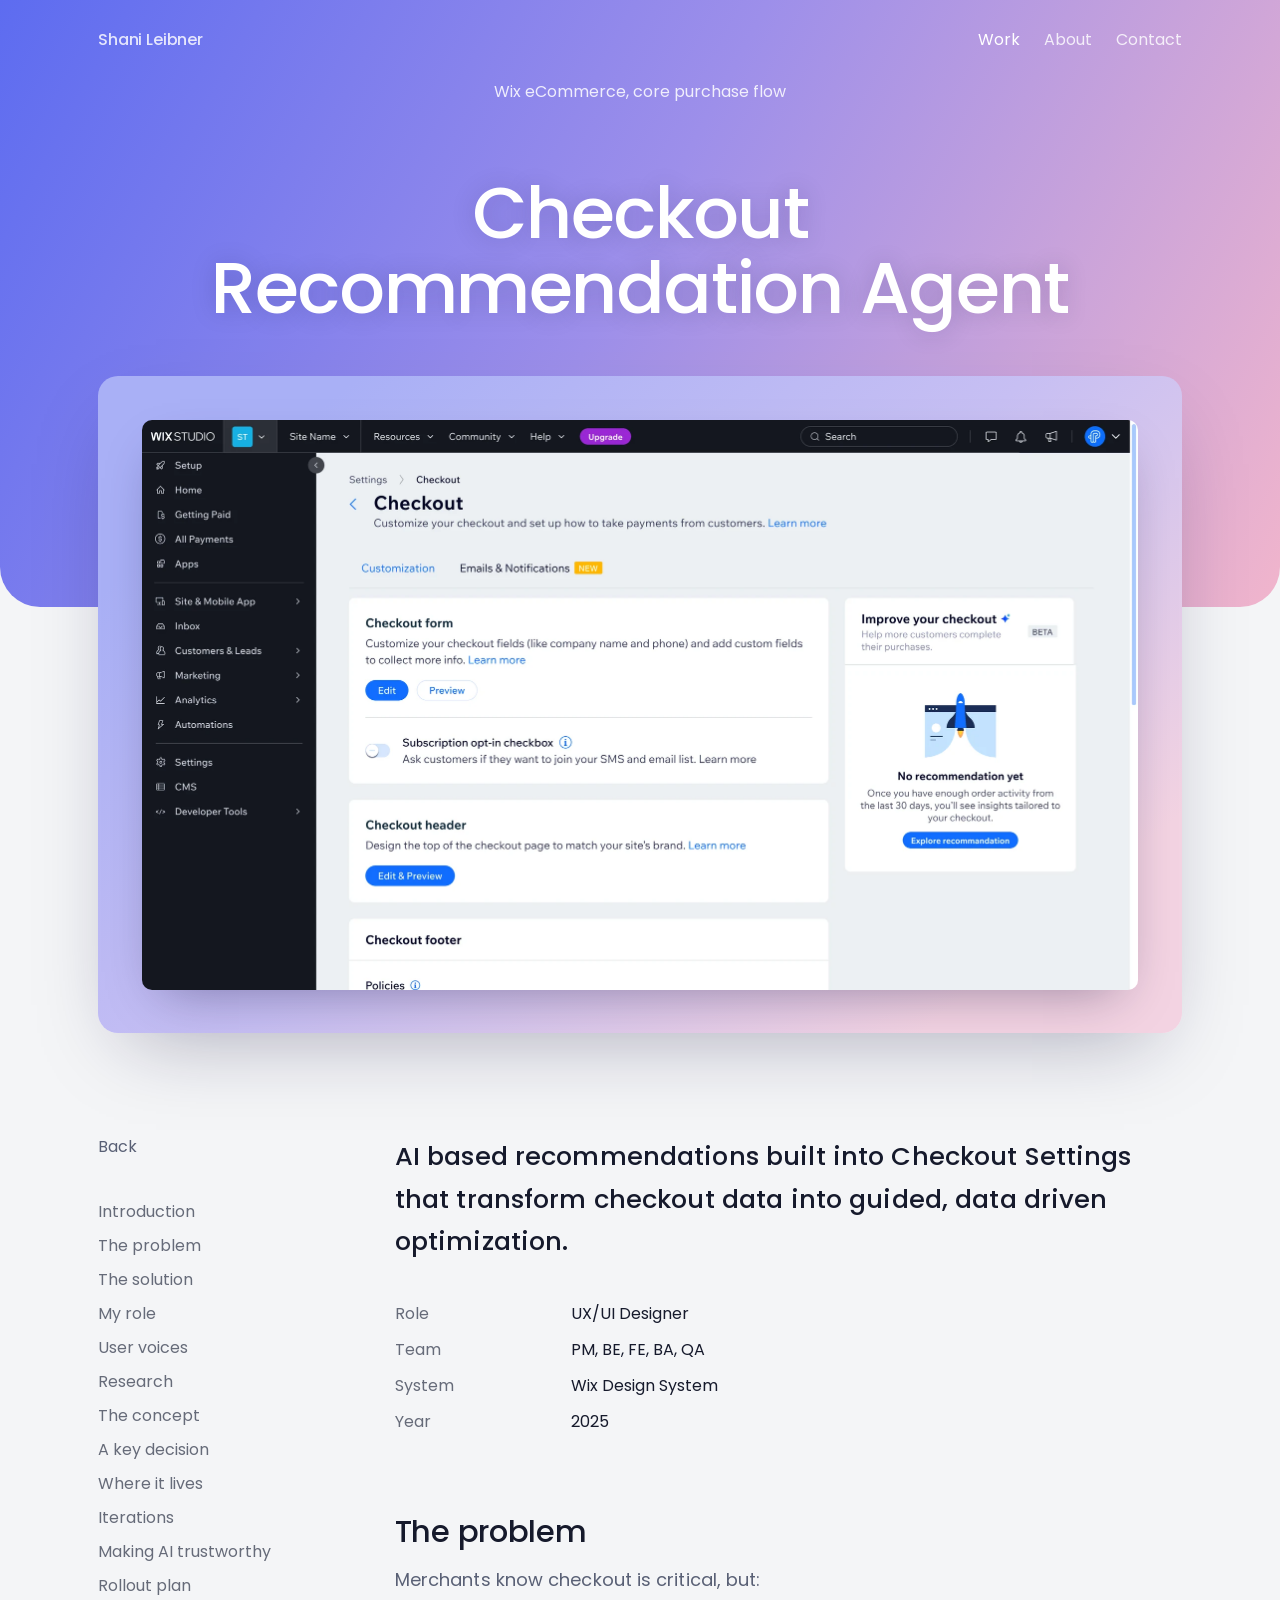
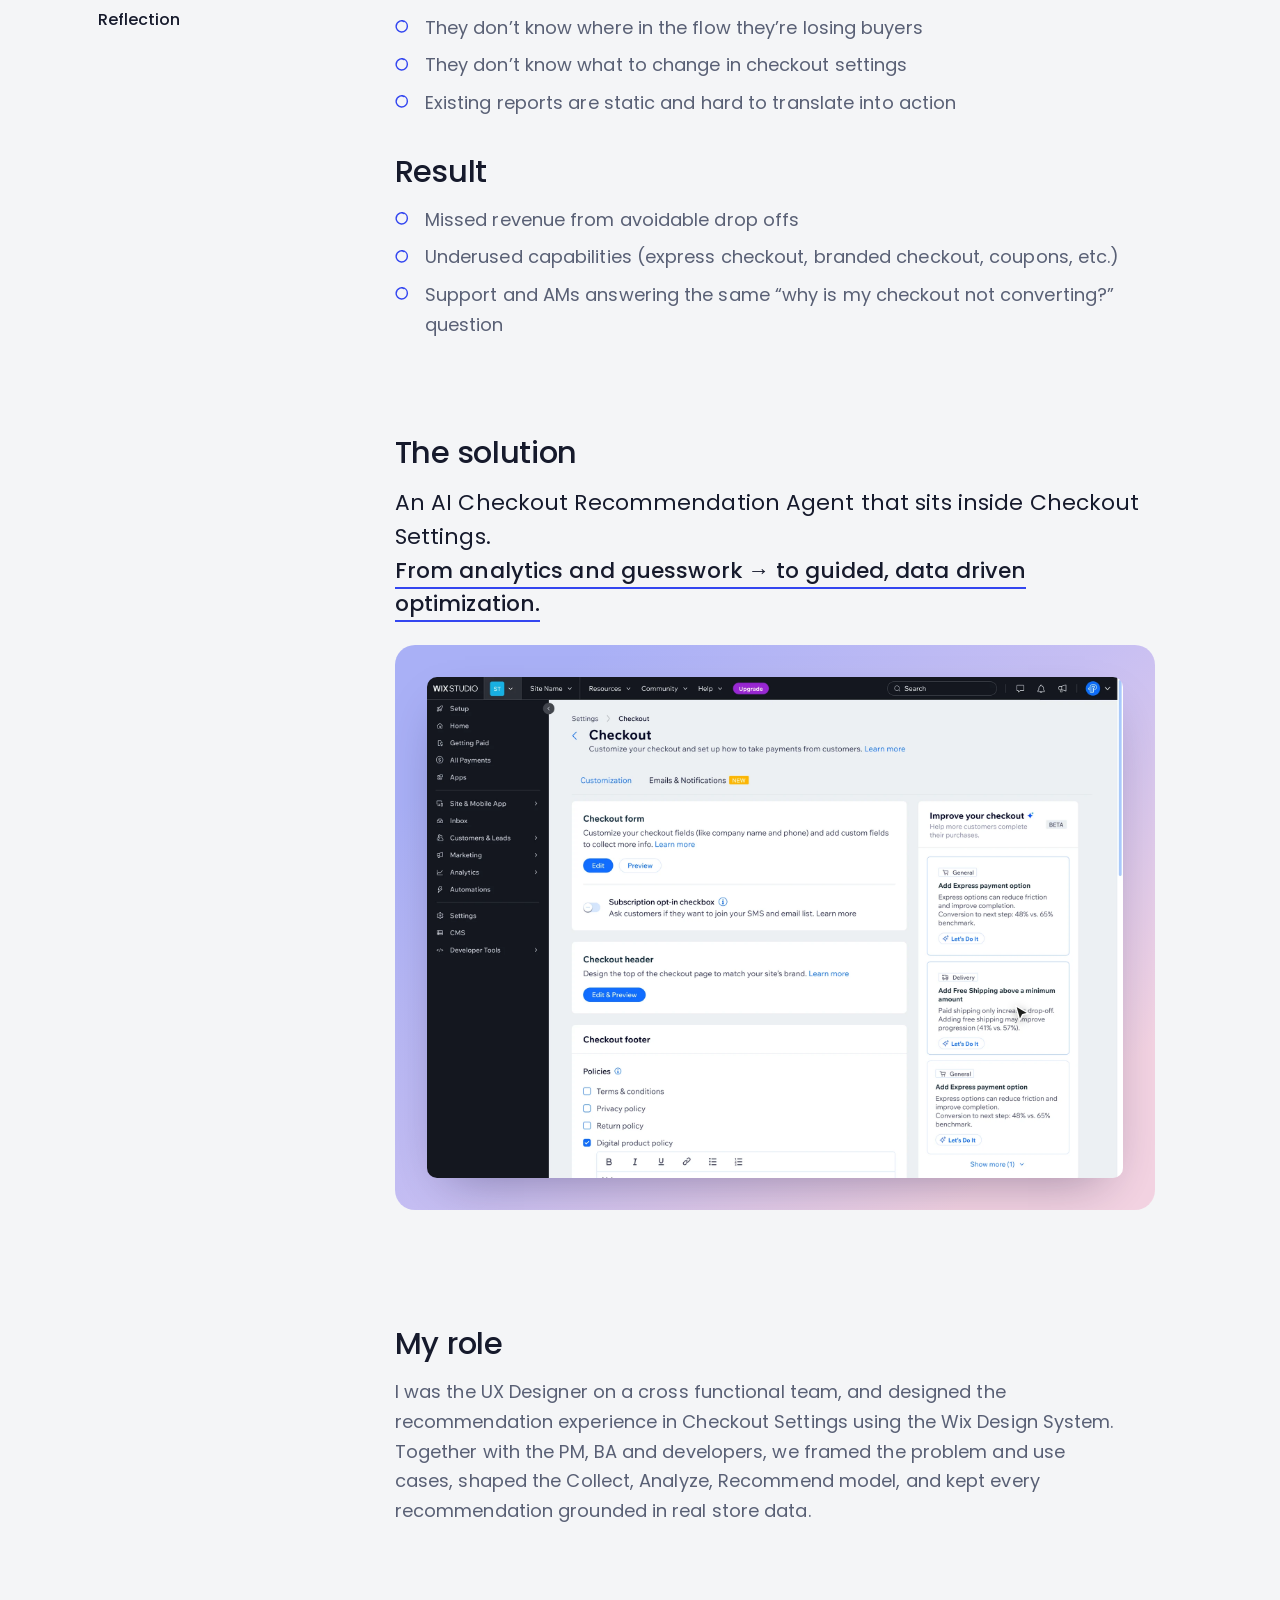
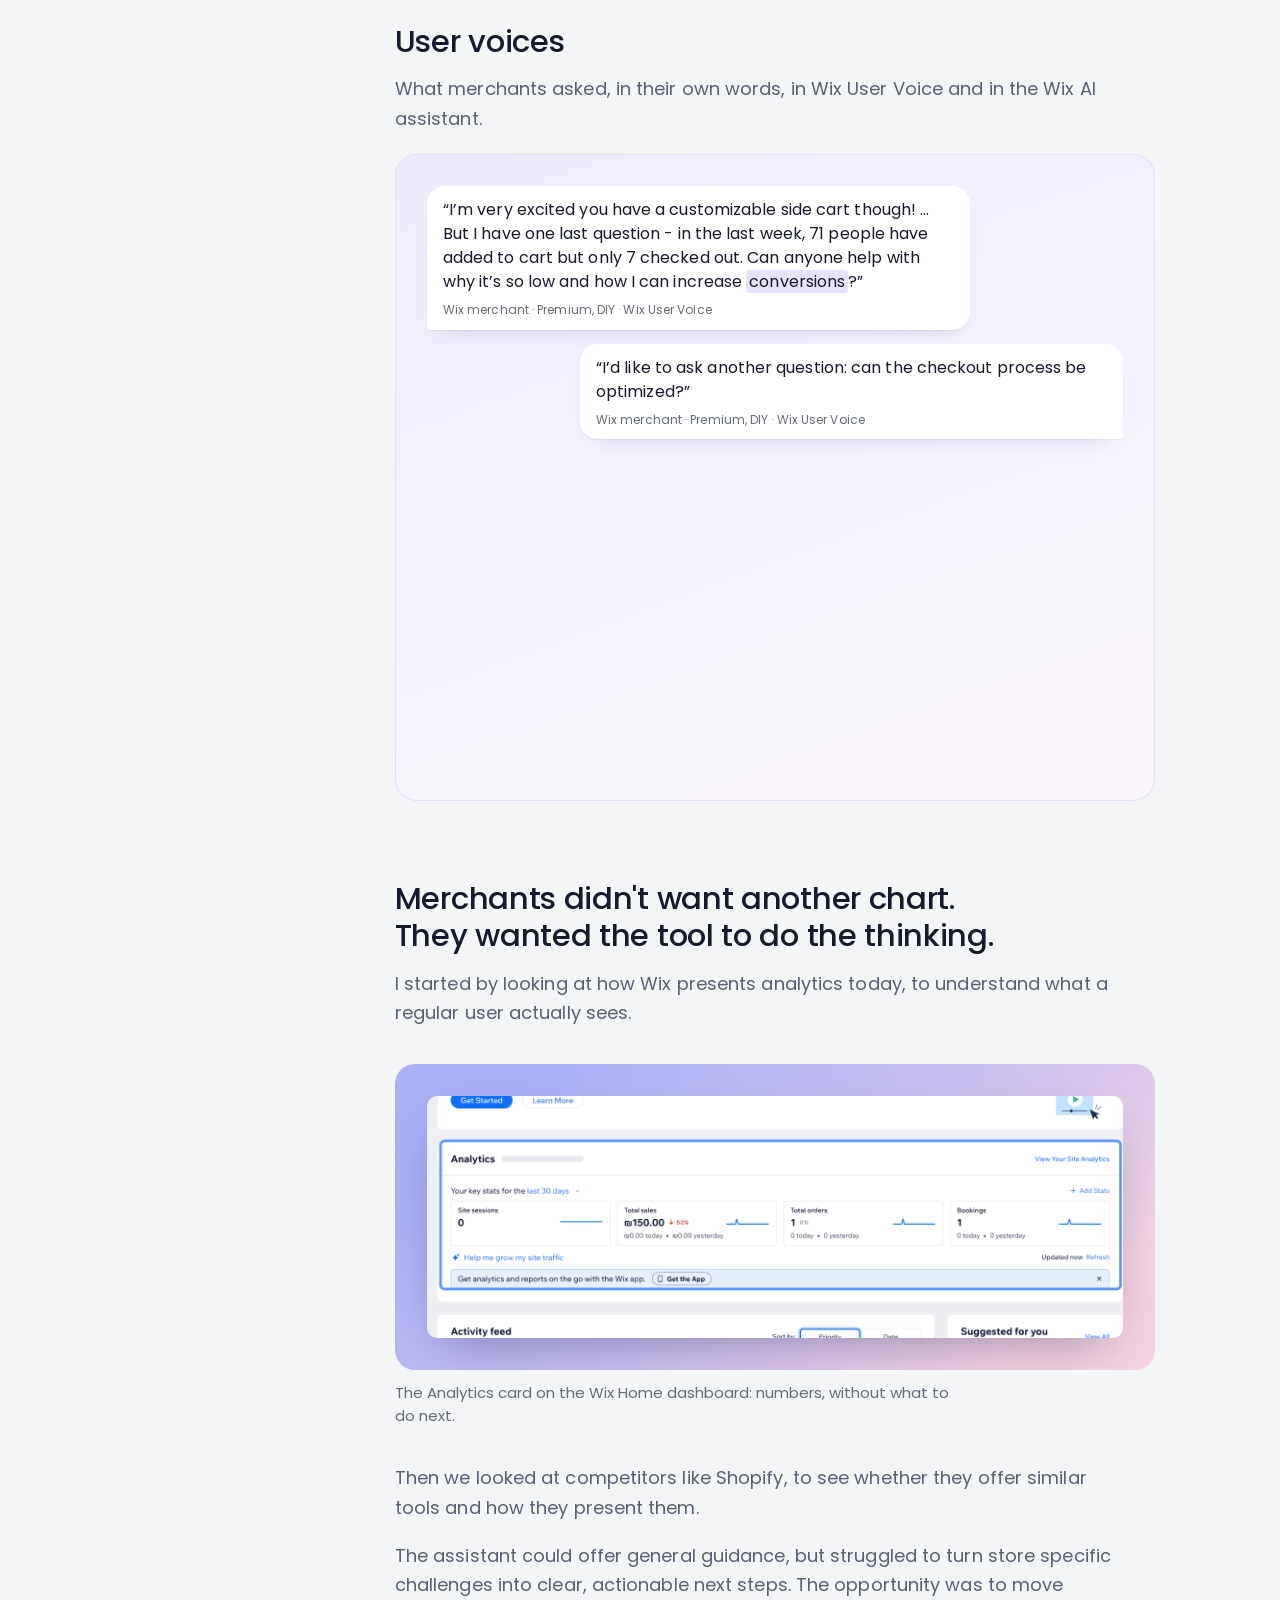
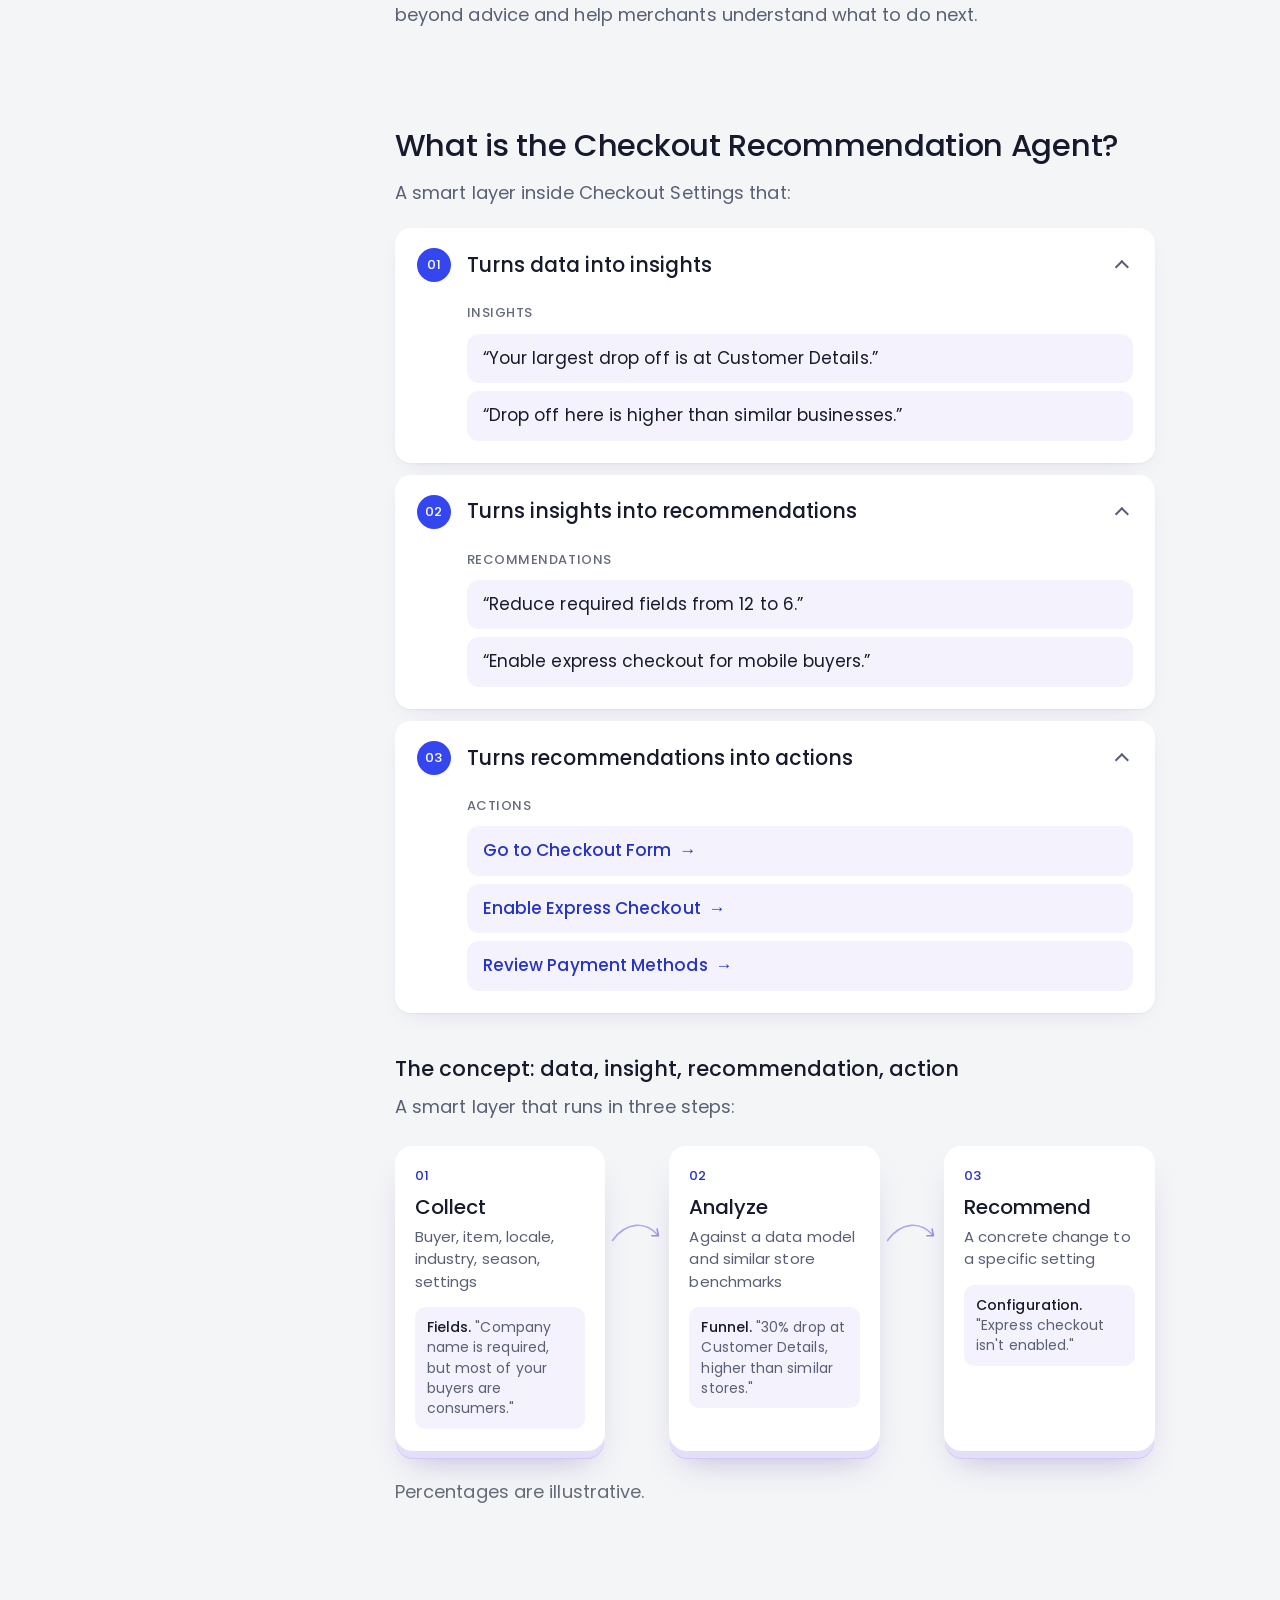
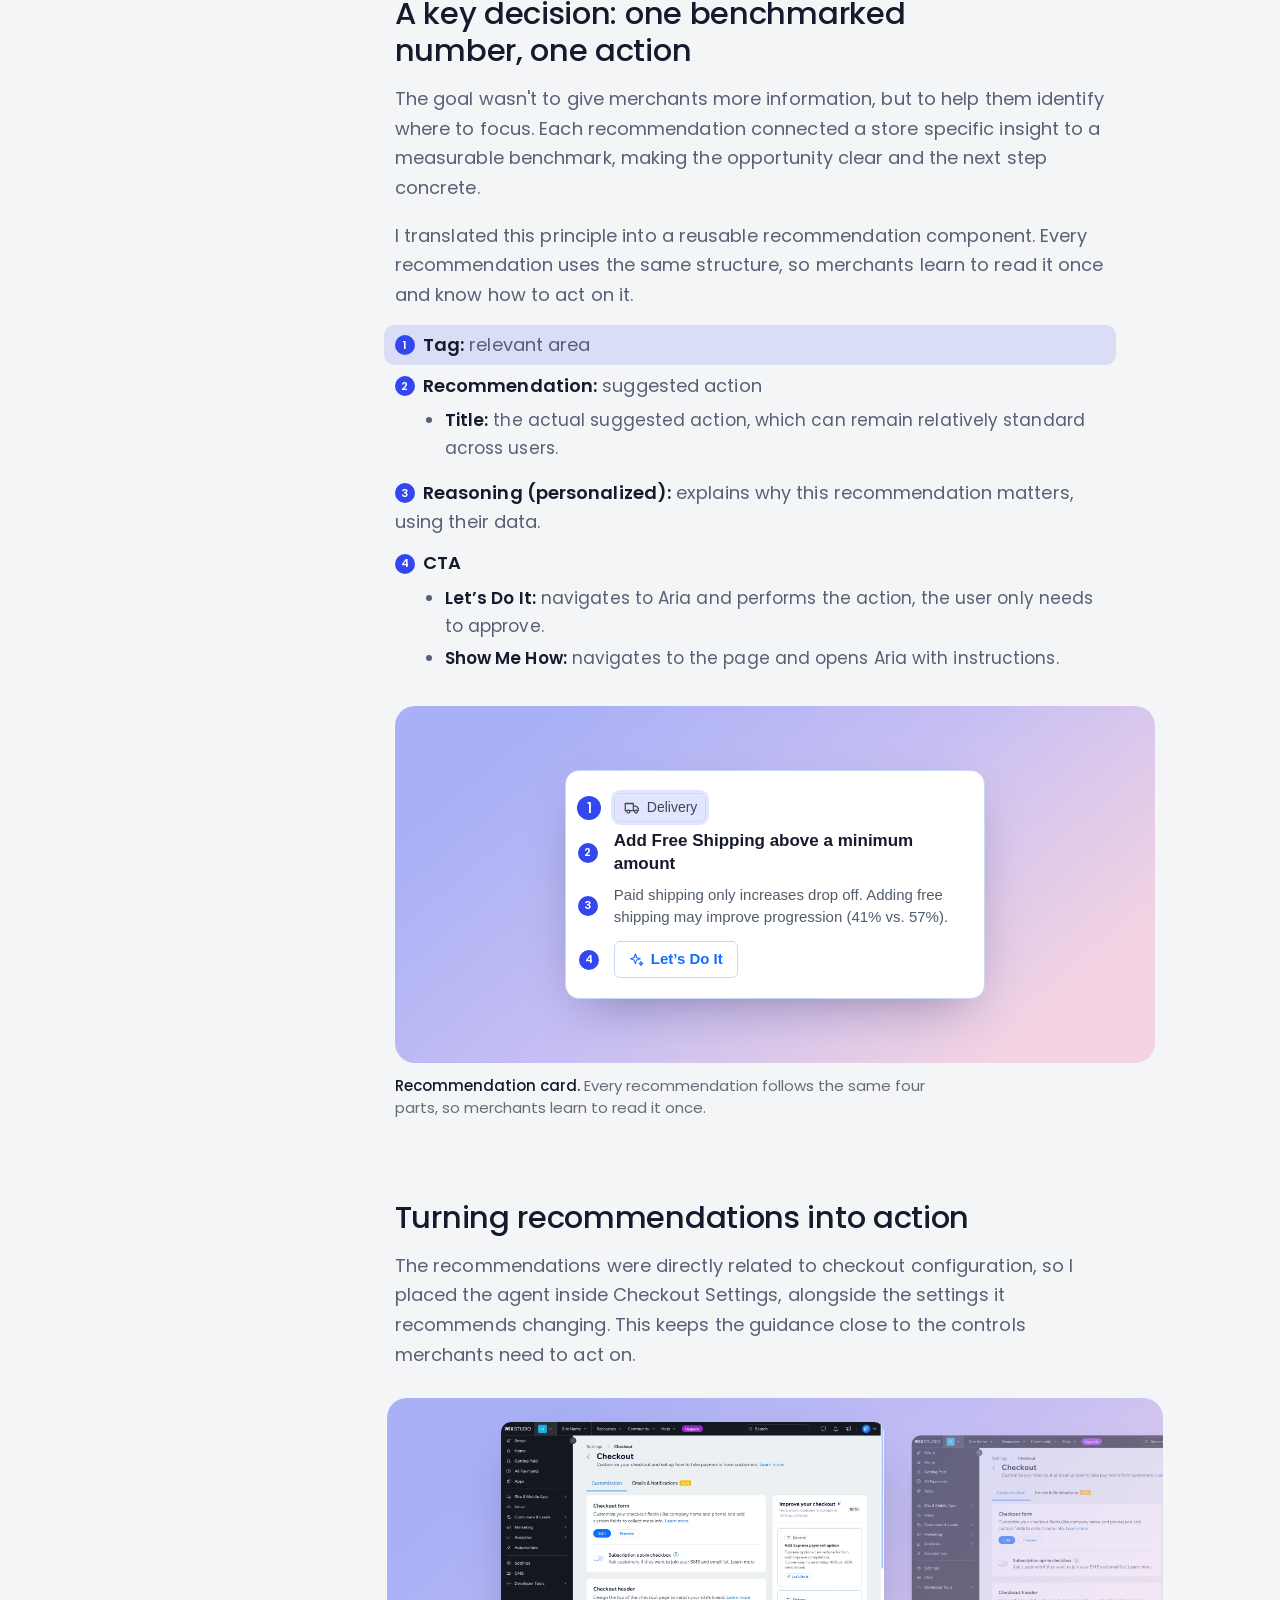
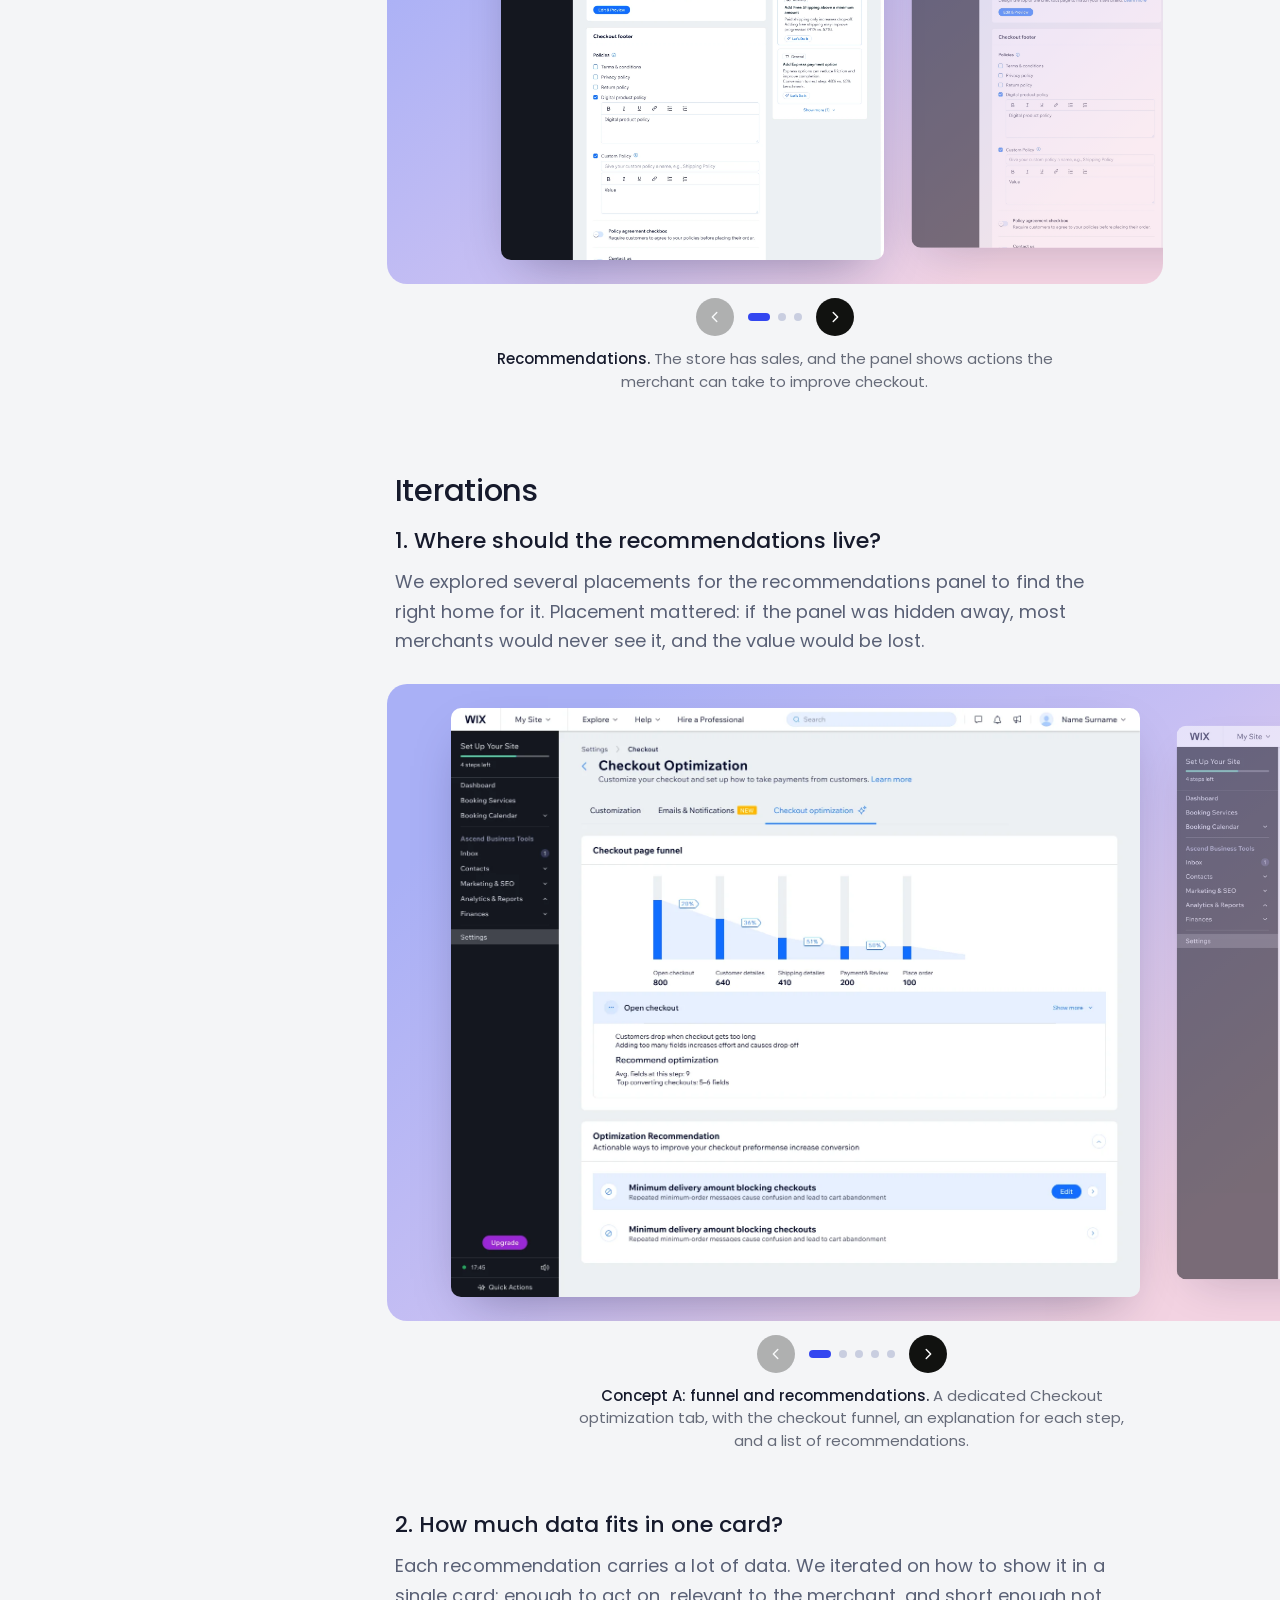
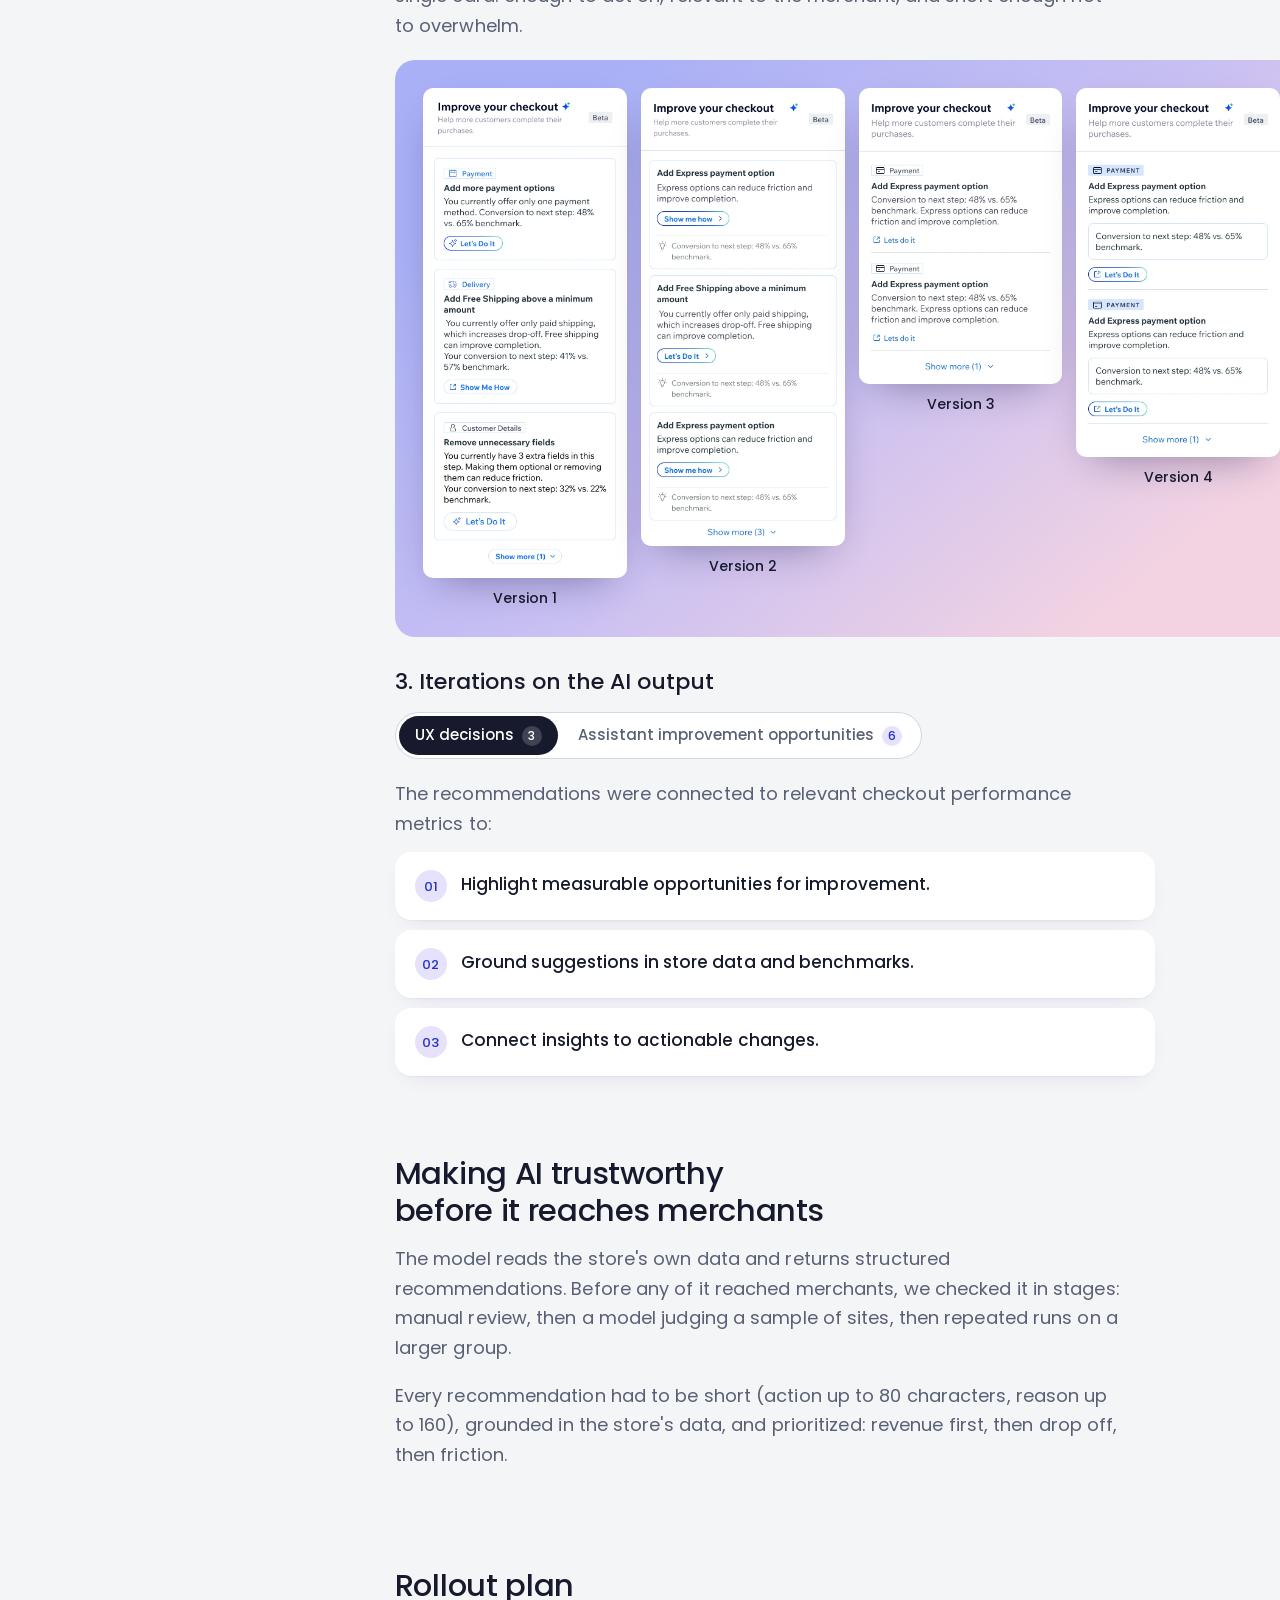
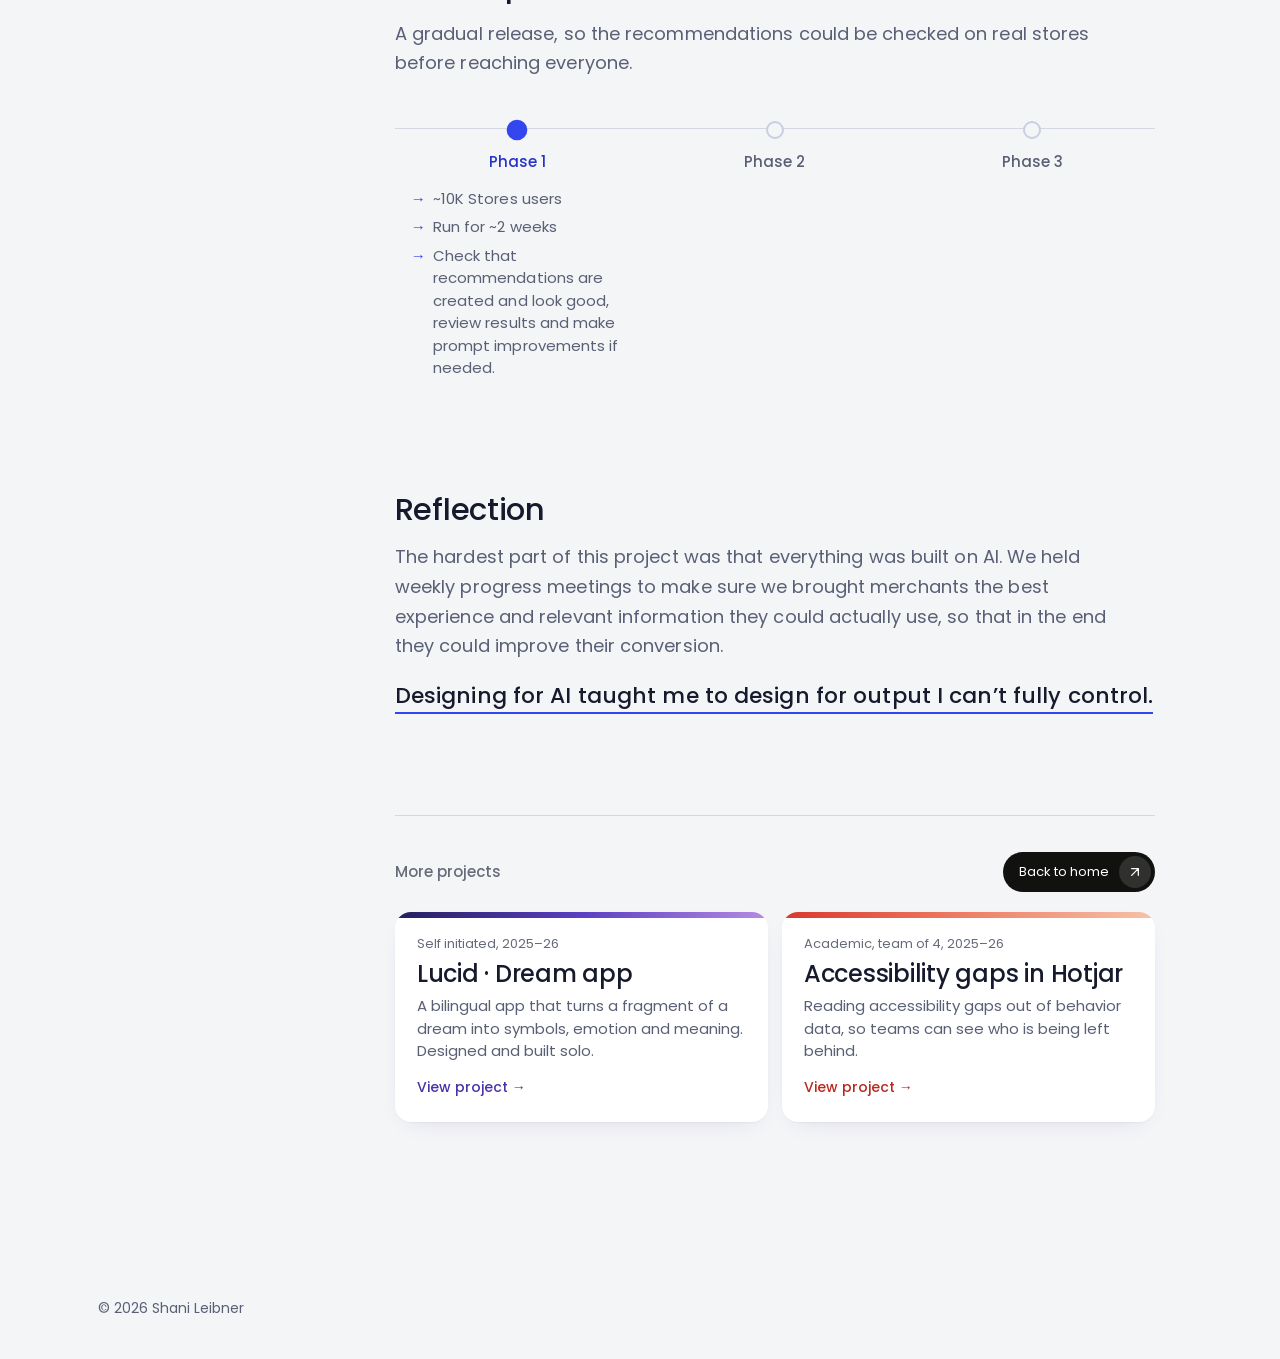
<file: checkout-agent.html>
<!doctype html>
<html lang="en">
<head>
  <meta charset="utf-8">
  <meta name="viewport" content="width=device-width, initial-scale=1">
  <title>Checkout Recommendation Agent — Shani Leibner</title>
  <meta name="description" content="An AI agent inside Wix Checkout Settings that tells merchants where they lose buyers, why, and what to change.">
  <meta property="og:title" content="Checkout Recommendation Agent — Shani Leibner">
  <meta property="og:description" content="An AI agent inside Wix Checkout Settings that tells merchants where they lose buyers, why, and what to change.">
  <meta property="og:type" content="article">
  <meta property="og:image" content="https://www.shanileibner.com/og-preview.jpg">
  <meta property="og:image:width" content="1200">
  <meta property="og:image:height" content="630">
  <meta property="og:image:alt" content="Shani Leibner, Product Designer. A creative eye. A thoughtful approach.">
  <meta property="og:url" content="https://www.shanileibner.com/checkout-agent">
  <meta property="og:site_name" content="Shani Leibner">
  <meta name="twitter:card" content="summary_large_image">
  <meta name="twitter:image" content="https://www.shanileibner.com/og-preview.jpg">
  <link rel="icon" href="/favicon.png" type="image/png">
  <link rel="apple-touch-icon" href="/apple-touch-icon.png">
  <link rel="preconnect" href="https://fonts.googleapis.com">
  <link rel="preconnect" href="https://fonts.gstatic.com" crossorigin>
  <link href="https://fonts.googleapis.com/css2?family=Poppins:wght@400;500;600&family=Bricolage+Grotesque:opsz,wdth,wght@12..96,75..100,400..700&family=Source+Serif+4:ital,opsz,wght@0,8..60,400..600;1,8..60,400&display=swap" rel="stylesheet">
  <style>

/* ------------------------------------------------------------
   Shani Leibner — portfolio
   Tokens: cool paper, ink, one accent per project.
   ------------------------------------------------------------ */

:root {
  --paper: #F4F5F7;
  --paper-2: #E9EBF0;
  --ink: #161A2C;
  --muted: #596075;
  --line: #D3D7E0;

  /* project accents: fill + text-safe ink */
  --checkout: #3346F0;   --checkout-ink: #2633C7;
  --dream: #5B3FC4;      --dream-ink: #4A31A8;
  --hotjar: #E2463A;     --hotjar-ink: #B8291E;
  --cart: #F0A21E;       --cart-ink: #8A5300;

  --accent: var(--ink);
  --accent-ink: var(--ink);

  --display: "Bricolage Grotesque", "Helvetica Neue", Arial, sans-serif;
  --text: "Source Serif 4", Georgia, "Times New Roman", serif;

  --max: 1180px;
  --gutter: clamp(20px, 4vw, 48px);
  --measure: 66ch;

  color-scheme: light;
}

body.p-checkout { --accent: var(--checkout); --accent-ink: var(--checkout-ink); }
body.p-dream    { --accent: var(--dream);    --accent-ink: var(--dream-ink); }
body.p-hotjar   { --accent: var(--hotjar);   --accent-ink: var(--hotjar-ink); }
body.p-cart     { --accent: var(--cart);     --accent-ink: var(--cart-ink); }

*, *::before, *::after { box-sizing: border-box; }

html { -webkit-text-size-adjust: 100%; scroll-behavior: smooth; }
@media (prefers-reduced-motion: reduce) { html { scroll-behavior: auto; } }

body {
  margin: 0;
  background: var(--paper);
  color: var(--ink);
  font-family: var(--display);
  font-size: 17px;
  line-height: 1.5;
  -webkit-font-smoothing: antialiased;
}

img { max-width: 100%; height: auto; display: block; }

a { color: inherit; text-underline-offset: 0.18em; text-decoration-thickness: 1px; }
a:hover { text-decoration-thickness: 2px; }

:focus-visible { outline: 2px solid var(--ink); outline-offset: 3px; border-radius: 2px; }

.skip {
  position: absolute; left: -9999px; top: 0;
  background: var(--ink); color: var(--paper); padding: 10px 14px; z-index: 10;
}
.skip:focus { left: 12px; top: 12px; }

.wrap { max-width: var(--max); margin: 0 auto; padding: 0 var(--gutter); }

/* ---------- Site header ---------- */
.site-head {
  display: flex; align-items: baseline; justify-content: space-between; gap: 24px;
  padding-top: 28px; padding-bottom: 28px;
}
.site-head .name { font-weight: 700; font-size: 18px; text-decoration: none; letter-spacing: -0.01em; }
.site-head nav { display: flex; gap: 24px; font-size: 16px; }
.site-head nav a { text-decoration: none; color: var(--muted); }
.site-head nav a:hover, .site-head nav a[aria-current="page"] { color: var(--ink); }

/* ---------- Home: hero ---------- */
.hero { padding-top: clamp(40px, 9vw, 120px); padding-bottom: clamp(56px, 9vw, 112px); }
.hero h1 {
  font-size: clamp(44px, 8.4vw, 116px);
  line-height: 0.96;
  letter-spacing: -0.035em;
  font-weight: 650;
  font-variation-settings: "wdth" 88;
  margin: 0;
}
.hero h1 .line { display: block; }
.hero .lede {
  font-family: var(--text);
  font-size: clamp(18px, 1.6vw, 21px);
  line-height: 1.6;
  color: var(--muted);
  max-width: 54ch;
  margin: 36px 0 0;
}
.hero .lede strong { color: var(--ink); font-weight: 600; }

/* one orchestrated load moment */
@media (prefers-reduced-motion: no-preference) {
  .hero h1 .line { opacity: 0; transform: translateY(0.25em); animation: rise 0.7s cubic-bezier(.2,.7,.2,1) forwards; }
  .hero h1 .line:nth-child(2) { animation-delay: 0.12s; }
  .hero h1 .line:nth-child(3) { animation-delay: 0.24s; }
  .hero .lede { opacity: 0; animation: fade 0.8s 0.5s ease forwards; }
}
@keyframes rise { to { opacity: 1; transform: none; } }
@keyframes fade { to { opacity: 1; } }

/* ---------- Home: work index (the one bold element) ---------- */
.work { padding-bottom: clamp(64px, 10vw, 140px); }
.section-title {
  font-size: 16px; font-weight: 600; color: var(--muted);
  margin: 0 0 16px; letter-spacing: 0;
}
.index { list-style: none; margin: 0; padding: 0; border-top: 1px solid var(--ink); }
.index li { border-bottom: 1px solid var(--line); }
.index a {
  --c: var(--ink);
  position: relative; display: grid;
  grid-template-columns: 1fr auto;
  gap: 8px 32px;
  padding: 28px 0 30px;
  text-decoration: none;
  isolation: isolate;
}
.index a::before {
  content: ""; position: absolute; inset: 0 calc(var(--gutter) * -1);
  background: var(--c); z-index: -1;
  transform: scaleY(0); transform-origin: bottom;
  transition: transform 0.35s cubic-bezier(.2,.7,.2,1);
}
.index a:hover::before, .index a:focus-visible::before { transform: scaleY(1); }
.index a:hover, .index a:focus-visible { color: #fff; }
.index a:focus-visible { outline: none; }
.index a:hover .meta, .index a:focus-visible .meta,
.index a:hover .line-desc, .index a:focus-visible .line-desc { color: rgba(255,255,255,.86); }

.index .title {
  font-size: clamp(32px, 5.6vw, 76px);
  line-height: 1;
  letter-spacing: -0.03em;
  font-weight: 600;
  font-variation-settings: "wdth" 85;
}
.index .swatch {
  width: 14px; height: 14px; border-radius: 50%;
  background: var(--c); align-self: start; margin-top: 0.6em;
  transition: background 0.2s;
}
.index a:hover .swatch, .index a:focus-visible .swatch { background: #fff; }
.index .line-desc {
  grid-column: 1 / -1;
  font-family: var(--text); font-size: 18px; color: var(--muted);
  max-width: 60ch; margin: 0;
}
.index .meta { grid-column: 1 / -1; font-size: 15px; color: var(--muted); }

.index .k-checkout a { --c: var(--checkout); }
.index .k-dream a    { --c: var(--dream); }
.index .k-hotjar a   { --c: var(--hotjar); }
.index .k-cart a     { --c: var(--cart-ink); }

@media (prefers-reduced-motion: reduce) { .index a::before { transition: none; } }

/* ---------- Home: about + contact ---------- */
.about {
  display: grid; grid-template-columns: 5fr 7fr; gap: 48px;
  padding-top: 56px; padding-bottom: clamp(64px, 10vw, 128px);
  border-top: none;
  background: linear-gradient(var(--ink), var(--ink)) no-repeat center top / calc(100% - 2 * var(--gutter)) 1px;
}
.about h2 {
  font-size: clamp(30px, 3.6vw, 46px); line-height: 1.05; letter-spacing: -0.025em;
  font-weight: 600; margin: 0;
}
.about .body p { font-family: var(--text); font-size: 19px; line-height: 1.65; margin: 0 0 1em; max-width: var(--measure); }
.about .photo {
  width: 168px; aspect-ratio: 4/5; background: var(--paper-2);
  border: 1px dashed var(--line); margin-top: 28px;
  display: grid; place-items: center; color: var(--muted); font-size: 13px; text-align: center;
}
.skills { display: grid; grid-template-columns: repeat(2, minmax(0, 1fr)); gap: 24px; margin-top: 32px; }
.skills h3 { font-size: 15px; font-weight: 600; margin: 0 0 6px; }
.skills p { font-family: var(--display) !important; font-size: 16px !important; color: var(--muted); margin: 0 !important; line-height: 1.5 !important; }

.contact {
  padding-top: 56px; padding-bottom: 56px;
  border-top: none;
  background: linear-gradient(var(--ink), var(--ink)) no-repeat center top / calc(100% - 2 * var(--gutter)) 1px;
  display: flex; flex-wrap: wrap; align-items: baseline; justify-content: space-between; gap: 24px;
}
.contact .big {
  font-size: clamp(30px, 5vw, 64px); letter-spacing: -0.03em; font-weight: 600; line-height: 1;
  font-variation-settings: "wdth" 88;
}
.contact ul { list-style: none; margin: 0; padding: 0; display: flex; gap: 28px; font-size: 18px; }

.site-foot { padding-top: 24px; padding-bottom: 40px; color: var(--muted); font-size: 14px; }

/* ---------- Case study ---------- */
body.p-checkout { --grad: linear-gradient(118deg, #5D6CF0 0%, #9D8FEA 48%, #F1B5CC 100%); }
body.p-dream    { --grad: linear-gradient(118deg, #241E5C 0%, #5B3FC4 52%, #B58BE2 100%); }
body.p-hotjar   { --grad: linear-gradient(118deg, #D9382D 0%, #EE7F66 52%, #F6C2AA 100%); }
body.p-cart     { --grad: linear-gradient(118deg, #9C5806 0%, #DB870F 52%, #F0B94F 100%); }

.cs-hero {
  position: relative;
  background: var(--grad);
  color: #fff;
  border-radius: 0 0 40px 40px;
  padding-bottom: clamp(140px, 22vw, 300px);
  margin-bottom: clamp(-260px, -18vw, -110px);
}
.cs-hero .site-head a, .cs-hero .site-head nav a { color: rgba(255,255,255,.82); }
.cs-hero .site-head a:hover, .cs-hero .site-head nav a[aria-current="page"] { color: #fff; }
.cs-hero :focus-visible { outline-color: #fff; }
.cs-hero h1 {
  font-family: var(--text);
  font-weight: 500;
  font-size: clamp(42px, 6.6vw, 92px);
  line-height: 1.02;
  letter-spacing: -0.02em;
  text-align: center;
  margin: clamp(32px, 6vw, 72px) auto 0;
  max-width: 20ch;
  text-wrap: balance;
  text-shadow: 0 1px 24px rgba(20, 16, 60, .18);
}
.cs-hero .context {
  text-align: center; margin: 0; font-size: 16px; color: rgba(255,255,255,.85);
}

.cs-hero.no-cover { padding-bottom: clamp(72px, 10vw, 120px); margin-bottom: clamp(56px, 8vw, 96px); }
.cs-cover { position: relative; margin: 0 auto clamp(56px, 8vw, 104px); }

/* image panels: soft project gradient, rounded */
.ph {
  width: 100%; aspect-ratio: 16/10;
  background: var(--grad);
  border-radius: 20px;
  position: relative; overflow: hidden;
  display: grid; place-items: center; text-align: center;
  padding: 24px;
}
.ph::before { content: ""; position: absolute; inset: 0; background: rgba(255,255,255,.55); }
.ph > * , .ph { color: var(--ink); }
.ph { font-size: 15px; }
.ph span.lbl {
  position: relative; background: rgba(255,255,255,.85); border-radius: 999px;
  padding: 8px 16px; max-width: 90%;
}
.cs-cover .ph { aspect-ratio: 16/9; box-shadow: 0 30px 80px -30px rgba(20, 16, 60, .35); }
.cs-cover .ph::before { background: rgba(255,255,255,.28); }
.ph.tall { aspect-ratio: 9/16; max-width: 300px; }
.ph.wide { aspect-ratio: 21/9; }

.cs-layout {
  display: grid; grid-template-columns: 220px minmax(0, 1fr); gap: clamp(40px, 6vw, 96px);
  padding-bottom: 96px;
}
.cs-side { position: sticky; top: 40px; align-self: start; font-size: 16px; }
.cs-side .back { display: inline-block; color: var(--muted); text-decoration: none; margin-bottom: 36px; }
.cs-side .back:hover { color: var(--ink); }
.toc ol { list-style: none; margin: 0; padding: 0; }
.toc a { display: block; padding: 5px 0; color: #666B79; text-decoration: none; transition: color .2s; }
.toc a:hover { color: var(--ink); }
.toc a.is-active { color: var(--ink); font-weight: 500; }

.cs-body { max-width: 760px; }
.cs-body .intro {
  font-family: var(--text); font-size: clamp(22px, 2.1vw, 27px); line-height: 1.4;
  color: var(--ink); margin: 0 0 16px; max-width: 34em;
}
.facts { margin: 40px 0 0; padding: 0; display: grid; gap: 12px; }
.facts div { display: grid; grid-template-columns: 160px minmax(0, 1fr); gap: 16px; }
.facts dt { color: #666B79; font-size: 16px; }
.facts dd { margin: 0; font-size: 16px; color: var(--ink); }

.cs-body section { padding-bottom: 80px; scroll-margin-top: 32px; }
.cs-body h2 {
  font-family: var(--text); font-weight: 500;
  font-size: clamp(26px, 2.4vw, 32px); line-height: 1.2; letter-spacing: -0.01em;
  margin: 0 0 14px; max-width: 32ch; text-wrap: balance;
}
.cs-body h3 { font-family: var(--text); font-size: 21px; font-weight: 500; margin: 32px 0 8px; }
.cs-body p, .cs-body li {
  font-family: var(--display); font-size: 18px; line-height: 1.65; color: var(--muted);
  letter-spacing: 0.005em; max-width: var(--measure);
}
.cs-body p { margin: 0 0 1em; }
.cs-body strong { color: var(--ink); font-weight: 600; }
.cs-body ul { padding-left: 1.1em; margin: 0 0 1em; }
.cs-body li { margin-bottom: 0.4em; }
.cs-body .kicker { font-size: 14px; color: #666B79; margin: 0 0 10px; }

blockquote.voice {
  margin: 28px 0; padding: 4px 0 4px 22px; border-left: 3px solid var(--accent);
  font-family: var(--text); font-style: italic; font-size: 22px; line-height: 1.45; max-width: 34em;
}

/* model / flow strip: soft chips */
.flow { list-style: none; padding: 0; margin: 28px 0; display: grid; grid-template-columns: repeat(auto-fit, minmax(150px, 1fr)); gap: 10px; }
.flow li {
  max-width: none !important; margin: 0 !important;
  background: #fff; border-radius: 14px; padding: 16px 18px;
  font-size: 15px !important; line-height: 1.35 !important;
  box-shadow: 0 1px 0 var(--line);
}
.flow li b { display: block; font-family: var(--text); font-weight: 500; font-size: 19px; color: var(--ink); margin-bottom: 4px; }

/* decisions */
.decision { background: #fff; border-radius: 18px; padding: 24px 26px 18px; margin-top: 16px; }
.decision h3 { margin-top: 0; }
.decision dl { display: grid; grid-template-columns: 96px minmax(0, 1fr); gap: 8px 20px; margin: 0; }
.decision dt { font-size: 15px; color: var(--accent-ink); font-weight: 600; padding-top: 2px; }
.decision dd { margin: 0; font-size: 17px; line-height: 1.55; color: var(--muted); }

figure { margin: 36px 0; }
figcaption { font-size: 15px; color: #666B79; margin-top: 12px; max-width: 64ch; line-height: 1.5; }
figcaption b { color: var(--ink); font-weight: 500; }
.pair { display: grid; grid-template-columns: 1fr 1fr; gap: 20px; }
.pair figure { margin: 0; }
.pair .tag { font-size: 15px; font-weight: 600; color: var(--ink) !important; margin: 0 0 10px !important; }
.trio { display: grid; grid-template-columns: repeat(3, minmax(0, 1fr)); gap: 16px; }

.todo {
  background: #FFF6D6; border: 1px dashed #C9A227; border-radius: 12px; padding: 16px 18px;
  font-size: 15px !important; color: #5C4A00 !important;
}

.next { display: block; text-decoration: none; border-top: 1px solid var(--line); padding: 36px 0 56px; }
.next span { font-size: 15px; color: #666B79; display: block; margin-bottom: 8px; }
.next strong { font-family: var(--text); font-weight: 500; font-size: clamp(30px, 4vw, 48px); line-height: 1.05; }
.next:hover strong { text-decoration: underline; text-decoration-thickness: 1px; text-underline-offset: 0.14em; }

/* ---------- Responsive ---------- */
@media (max-width: 900px) {
  .cs-layout { grid-template-columns: minmax(0, 1fr); gap: 0; }
  .cs-side { display: none; }
  .about { grid-template-columns: 1fr; gap: 24px; }
}
@media (max-width: 640px) {
  body { font-size: 16px; }
  .site-head nav { gap: 16px; }
  .pair, .trio { grid-template-columns: 1fr; }
  .decision dl { grid-template-columns: 1fr; gap: 4px; }
  .decision dd { margin-bottom: 12px; }
  .skills { grid-template-columns: 1fr; }
  .cs-body p, .cs-body li { font-size: 17px; }
  .facts div { grid-template-columns: 110px minmax(0,1fr); }
  .cs-hero { border-radius: 0 0 24px 24px; }
  .index .swatch { display: none; }
  .index a { grid-template-columns: 1fr; }
}


/* ---------- Same type as the other case studies (Poppins) ---------- */
body.p-checkout { --display: "Poppins", "Helvetica Neue", Arial, sans-serif; --text: "Poppins", "Helvetica Neue", Arial, sans-serif; }
body.p-checkout .cs-hero h1 { font-weight: 500; letter-spacing: -0.02em; max-width: 14em; font-size: clamp(40px, 5.6vw, 80px); line-height: 1.04; }
body.p-checkout .cs-body h2 { font-weight: 500; font-size: clamp(26px, 2.4vw, 32px); letter-spacing: -0.01em; max-width: none; }
body.p-checkout .cs-body h3 { font-weight: 500; }
body.p-checkout .cs-body .intro { font-weight: 500; font-size: clamp(21px, 2vw, 26px); max-width: 30em; }
body.p-checkout .cs-body p, body.p-checkout .cs-body li { font-size: 18px; line-height: 1.65; }
body.p-checkout .next strong { font-weight: 500; }

/* problem lists and the one-line solution */
body.p-checkout .cs-body ul.diamonds { list-style: none; padding: 0; margin: 0 0 16px; }
body.p-checkout .cs-body ul.diamonds li { position: relative; padding-left: 30px; margin-bottom: 8px; }
body.p-checkout .cs-body ul.diamonds li::before {
  content: ""; position: absolute; left: -2px; top: .3em; width: 17px; height: 17px;
  background: url("data:image/svg+xml,%3Csvg xmlns='http://www.w3.org/2000/svg' viewBox='0 0 20 20' fill='none' stroke='%233346F0' stroke-width='1.7' stroke-linecap='round'%3E%3Cpath d='M10.6 3.1c3.6.2 6.5 3 6.3 6.9-.2 3.7-3.4 6.6-7.1 6.4-3.6-.2-6.4-3.3-6.1-6.9.2-2.6 1.9-4.8 4.3-5.8 1.5-.6 3.4-.5 4.6.4'/%3E%3C/svg%3E") no-repeat center / contain;
}
.result { margin-top: 36px; }
body.p-checkout .cs-body h3.result-head { margin: 0 0 14px; font-size: clamp(26px, 2.4vw, 32px); font-weight: 500; line-height: 1.2; letter-spacing: -0.01em; color: var(--ink); }
body.p-checkout .cs-body .solution-line { font-size: clamp(19px, 1.7vw, 22px); line-height: 1.55; color: var(--ink); max-width: 36em; }
body.p-checkout .cs-body .solution-line strong {
  font-weight: 500; color: var(--ink); padding-bottom: 3px;
  background: linear-gradient(var(--checkout), var(--checkout)) no-repeat 0 100% / 100% 2px;
}
/* the underline draws itself, line by line, when the sentence scrolls in */
@media (prefers-reduced-motion: no-preference) {
  .rv-on body.p-checkout .cs-body .solution-line strong { background-size: 0% 2px; transition: background-size 1.4s cubic-bezier(.4,0,.2,1) .5s; }
  .rv-on body.p-checkout .cs-body .solution-line.rv-in strong { background-size: 100% 2px; }
}

/* user voices: quotes one after another */
body.p-checkout .cs-body ul.voices { list-style: none; padding: 0; margin: 20px 0 0; }
body.p-checkout .cs-body ul.voices li { margin: 0; padding: 22px 0 22px 24px; border-left: 3px solid #C7BFF3; max-width: none; }
body.p-checkout .cs-body ul.voices li + li { margin-top: 14px; }
body.p-checkout .cs-body ul.voices blockquote { margin: 0 0 8px; font-size: clamp(18px, 1.6vw, 21px); line-height: 1.5; color: var(--ink); max-width: 36em; }
body.p-checkout .cs-body ul.voices mark { background: #E7E2FB; color: inherit; padding: 0 3px; border-radius: 3px; }
body.p-checkout .cs-body ul.voices .who { display: block; font-size: 14px; color: #666B79; }

/* screenshot inside a section, same purple frame as the cover */
.shot-fig .ph.has-img { aspect-ratio: auto; padding: clamp(14px, 2.6vw, 32px); display: block; background: linear-gradient(140deg, #A9B0F6 14%, #C7BFF3 50%, #F3D3E2 86%); }
.shot-fig .ph.has-img::before { display: none; }
.shot-fig .ph.has-img img { position: relative; display: block; width: 100%; height: auto; border-radius: 10px; box-shadow: 0 20px 50px -20px rgba(20, 16, 60, .4); }

/* concept drill-down cards: closed by default, open on click (script below) */
.drills { display: grid; gap: 12px; margin: 20px 0 40px; }
.drill { background: #fff; border-radius: 16px; box-shadow: 0 1px 2px rgba(22, 26, 44, .04), 0 8px 24px -16px rgba(60, 40, 140, .25); overflow: hidden; }
body.p-checkout .cs-body .drill-head { margin: 0; font-size: inherit; }
.drill-head button {
  display: flex; align-items: center; gap: 16px; width: 100%; padding: 20px 22px; border: 0; background: none; cursor: pointer;
  font: inherit; font-size: clamp(18px, 1.6vw, 21px); font-weight: 500; color: var(--ink); text-align: left;
}
.drill-head .n { display: grid; place-items: center; flex: none; width: 34px; height: 34px; border-radius: 50%; font-size: 13px; background: #E7E2FB; color: var(--checkout-ink); transition: background .3s ease, color .3s ease; }
.drill-head .t { flex: 1; }
.drill-head .chev { flex: none; width: 10px; height: 10px; margin-right: 4px; border-right: 2px solid var(--muted); border-bottom: 2px solid var(--muted); transform: rotate(45deg) translateY(-3px); transition: transform .35s cubic-bezier(.2,.7,.2,1); }
.drill.open .drill-head .chev { transform: rotate(-135deg) translateY(-3px); }
.drill.open .drill-head .n { background: var(--checkout); color: #fff; }
.drill-head button:hover .t { color: var(--checkout-ink); }
.drill-body { display: grid; grid-template-rows: 1fr; }
.js-drill .drill-body { grid-template-rows: 0fr; transition: grid-template-rows .4s cubic-bezier(.2,.7,.2,1); }
.js-drill .drill.open .drill-body { grid-template-rows: 1fr; }
.drill-inner { overflow: hidden; min-height: 0; padding: 0 22px 0 72px; }
.drill-inner > :last-child { margin-bottom: 22px !important; }
body.p-checkout .cs-body .drill-label { margin: 0 0 10px; font-size: 13px; font-weight: 500; letter-spacing: .04em; text-transform: uppercase; color: #666B79; }
body.p-checkout .cs-body ul.drill-list { list-style: none; padding: 0; margin: 0; display: grid; gap: 8px; }
body.p-checkout .cs-body ul.drill-list li { margin: 0; padding: 12px 16px; border-radius: 12px; background: #F4F2FD; color: var(--ink); font-size: 17px; line-height: 1.5; max-width: none; }
body.p-checkout .cs-body ul.drill-list .act { display: inline-flex; align-items: center; gap: 8px; font-weight: 500; color: var(--checkout-ink); }
body.p-checkout .cs-body ul.drill-list .act::after { content: "→"; }
body.p-checkout .cs-body h3.sub { font-size: 21px; font-weight: 500; margin: 0 0 8px; }
@media (max-width: 640px) { .drill-inner { padding-left: 22px; } }

/* concept cards reveal one piece after another, once, then stay visible */
@media (prefers-reduced-motion: no-preference) {
  .js-drill .drills:not(.is-visible) .drill,
  .js-drill .drills:not(.is-visible) .drill-label,
  .js-drill .drills:not(.is-visible) .drill-list li { opacity: 0; transform: translateY(12px); }
  .js-drill .drills .drill, .js-drill .drills .drill-label, .js-drill .drills .drill-list li {
    transition: opacity .5s ease, transform .55s cubic-bezier(.2,.7,.2,1);
    transition-delay: var(--d, 0ms);
  }
}

/* design: the recommendation card built from the model's data, with linked highlighting */
.anatomy { margin: 28px 0 0; }
.anat-stage {
  display: grid; place-items: center;
  padding: clamp(28px, 5vw, 64px) clamp(18px, 3vw, 36px); border-radius: 20px;
  background: linear-gradient(140deg, #A9B0F6 14%, #C7BFF3 50%, #F3D3E2 86%);
}
.anat-cap { display: block; margin: 0 0 8px; font-size: 12px; font-weight: 500; letter-spacing: .06em; text-transform: uppercase; color: rgba(22, 26, 44, .6); }
.anat-card-wrap { width: min(420px, 100%); }
.rec-card {
  display: flex; flex-direction: column; align-items: flex-start; gap: 8px; padding: 22px 22px 20px 48px; border-radius: 14px;
  background: #fff; border: 1px solid #C9D8F7; box-shadow: 0 20px 50px -20px rgba(20, 16, 60, .4);
  font-family: "Helvetica Neue", Arial, sans-serif; color: #20303C;
}
.rc-tag { display: inline-flex; align-items: center; gap: 6px; padding: 3px 8px; border: 1px solid #C9D8F7; border-radius: 4px; font-size: 14px; color: #3B4A57; }
.rc-tag svg { width: 18px; height: 18px; }
.rc-title { font-size: 17px; font-weight: 700; line-height: 1.35; color: #20303C; }
body.p-checkout .cs-body .rc-reason { margin: 0; font-family: inherit; font-size: 15px; line-height: 1.45; color: #4F5D6B; max-width: none; letter-spacing: 0; }
.rc-btn { display: inline-flex; align-items: center; gap: 6px; margin-top: 6px; padding: 6px 14px; border: 1px solid #C9D8F7; border-radius: 999px; font-size: 15px; font-weight: 600; color: #116DFF; }
.rc-btn svg { width: 16px; height: 16px; }
/* numbers that tie the list, the data and the card together without needing a hover */
.anat-n { display: inline-grid; place-items: center; width: 20px; height: 20px; margin-right: 8px; border-radius: 50%; background: #3346F0; color: #fff; font-size: 11px; font-weight: 600; line-height: 1; vertical-align: 2px; font-family: "Poppins", sans-serif; }
.anat-n.sm { width: 16px; height: 16px; margin-right: 6px; font-size: 10px; background: rgba(124, 140, 255, .45); vertical-align: 0; }
.anat-pin { position: absolute; left: -36px; top: 50%; display: grid; place-items: center; width: 20px; height: 20px; margin-top: -10px; border-radius: 50%; background: #3346F0; color: #fff; font-size: 11px; font-weight: 600; line-height: 1; font-family: "Poppins", sans-serif; box-shadow: 0 0 0 3px #fff; transition: transform .25s ease; }
.anatomy-host[data-active="tag"] [data-part="tag"] .anat-pin, .anatomy-host[data-active="title"] [data-part="title"] .anat-pin, .anatomy-host[data-active="reason"] [data-part="reason"] .anat-pin, .anatomy-host[data-active="action"] [data-part="action"] .anat-pin { transform: scale(1.2); }
.rec-card [data-part] { position: relative; border-radius: 6px; transition: box-shadow .25s ease, background-color .25s ease; }
body.p-checkout .cs-body .anat-list li { border-radius: 8px; margin-left: -8px; padding: 2px 8px; cursor: default; transition: background .25s ease; }
body.p-checkout .cs-body ul.anat-list { list-style: none; padding-left: 0; }
body.p-checkout .cs-body ul.anat-list ul.anat-sub { margin-left: 28px; }
/* highlight the hovered part everywhere it appears */
.anatomy-host[data-active="tag"] [data-part="tag"],
.anatomy-host[data-active="title"] [data-part="title"],
.anatomy-host[data-active="reason"] [data-part="reason"],
.anatomy-host[data-active="action"] [data-part="action"] { background-color: rgba(51, 70, 240, .14); box-shadow: 0 0 0 3px rgba(51, 70, 240, .14); }
/* on first view the card assembles: each data line, then its part in the card */
@media (prefers-reduced-motion: no-preference) {
  .anatomy.build .rec-card [data-part] { opacity: 0; transform: translateY(6px); }
  .anatomy .rec-card [data-part] { transition: opacity .45s ease, transform .5s cubic-bezier(.2,.7,.2,1), background .25s ease, background-color .25s ease, box-shadow .25s ease, color .25s ease; }
}
@media (max-width: 900px) {
}

/* placement carousel: one image in the middle, the neighbours peeking in from both sides */
.carousel { margin: 28px 0 0; }
.car-track {
  position: relative; display: flex; gap: 16px; overflow-x: auto; scroll-snap-type: x mandatory; scroll-behavior: smooth;
  padding: 24px 15%; margin: 0 -8px; border-radius: 20px; scrollbar-width: none;
  background: linear-gradient(140deg, #A9B0F6 14%, #C7BFF3 50%, #F3D3E2 86%);
}
.car-track::-webkit-scrollbar { display: none; }
.car-slide { flex: 0 0 70%; scroll-snap-align: center; transition: opacity .4s ease, transform .4s cubic-bezier(.2,.7,.2,1); }
.car-slide:not(.is-current) { opacity: .55; transform: scale(.94); }
.car-slide img { display: block; width: 100%; height: auto; border-radius: 10px; box-shadow: 0 20px 50px -20px rgba(20, 16, 60, .4); }
.car-nav { display: flex; align-items: center; justify-content: center; gap: 14px; margin: 14px 0 0; }
.car-btn { display: grid; place-items: center; width: 38px; height: 38px; padding: 0; border: 0; border-radius: 50%; background: #111210; color: #fff; cursor: pointer; transition: background .2s ease, opacity .2s ease; }
.car-btn:hover { background: #000; }
.car-btn:disabled { opacity: .3; cursor: default; }
.car-btn svg { width: 16px; height: 16px; }
.car-dots { display: flex; gap: 8px; }
.car-dots button { width: 8px; height: 8px; padding: 0; border: 0; border-radius: 999px; background: #C9CEE0; cursor: pointer; transition: width .3s ease, background .3s ease; }
.car-dots button[aria-selected="true"] { width: 22px; background: var(--checkout); }
.car-cap { min-height: 3em; text-align: center; margin-left: auto; margin-right: auto; }
@media (prefers-reduced-motion: reduce) { .car-track { scroll-behavior: auto; } .car-slide { transition: none; } }

body.p-checkout .cs-body h3.iter-part { font-size: 22px; font-weight: 500; margin: 28px 0 10px; }
body.p-checkout .cs-body h3.iter-part:first-of-type { margin-top: 8px; }
.carousel + h3.iter-part { margin-top: 56px !important; }
.car-slide img { max-height: 70vh; object-fit: contain; object-position: top; cursor: zoom-in; }
.car-slide:not(.is-current) img { cursor: pointer; }
/* the concepts carousel: larger slides that reach past the text column */
.carousel.wide { margin-right: clamp(-200px, -12vw, 0px); }
.carousel.wide .car-track { padding: 24px 7%; }
.carousel.wide .car-slide { flex-basis: 86%; }
.carousel.wide .car-slide img { max-height: none; }
.car-slide.final { position: relative; }
.car-slide .chosen-badge { position: absolute; top: 12px; left: 12px; padding: 4px 12px; border-radius: 999px; background: #3346F0; color: #fff; font-size: 13px; font-weight: 500; box-shadow: 0 6px 16px -6px rgba(38, 51, 199, .6); }
@media (max-width: 900px) { .carousel.wide { margin-left: 0; margin-right: 0; } }

/* click an image to see it large */
.lightbox {
  position: fixed; inset: 0; z-index: 200; display: grid; place-items: center; padding: clamp(16px, 4vw, 56px);
  background: rgba(22, 26, 44, .8); -webkit-backdrop-filter: blur(6px); backdrop-filter: blur(6px);
  cursor: zoom-out; opacity: 0; transition: opacity .3s ease;
}
.lightbox.show { opacity: 1; }
.lightbox img { max-width: min(1600px, 100%); max-height: 100%; width: auto; height: auto; border-radius: 12px; box-shadow: 0 40px 100px -30px rgba(0, 0, 0, .6); transform: scale(.94); transition: transform .35s cubic-bezier(.2,.7,.2,1); }
.lightbox.show img { transform: none; }
.lightbox .close { position: absolute; top: 16px; right: 16px; width: 44px; height: 44px; border: 0; border-radius: 50%; background: rgba(255, 255, 255, .92); color: var(--ink); font-size: 22px; line-height: 1; cursor: pointer; }

/* card iterations: four panel versions side by side, click to enlarge */
.card-versions {
  display: grid; grid-template-columns: repeat(4, minmax(0, 1fr)); gap: 14px; align-items: start;
  margin: 20px clamp(-200px, -12vw, 0px) 0 0; padding: clamp(16px, 2.4vw, 28px); border-radius: 20px;
  background: linear-gradient(140deg, #A9B0F6 14%, #C7BFF3 50%, #F3D3E2 86%);
}
.card-v { margin: 0; }
.card-v-btn { display: block; width: 100%; padding: 0; border: 0; background: none; cursor: zoom-in; border-radius: 10px; }
.card-v img { display: block; width: 100%; height: auto; border-radius: 10px; box-shadow: 0 16px 40px -18px rgba(20, 16, 60, .45); transition: transform .3s cubic-bezier(.2,.7,.2,1); }
.card-v-btn:hover img { transform: translateY(-4px); }
.card-v figcaption { margin-top: 10px; text-align: center; font-size: 14px; font-weight: 500; color: var(--ink); }
@media (max-width: 900px) { .card-versions { grid-template-columns: repeat(2, minmax(0, 1fr)); margin-right: 0; } }

/* AI improvements: two tabs once the script runs, both lists stacked without it */
.ai-tabs { display: inline-flex; flex-wrap: wrap; gap: 4px; padding: 4px; margin: 4px 0 20px; background: #fff; border-radius: 999px; box-shadow: inset 0 0 0 1px var(--line); }
.ai-tabs[hidden] { display: none; }
.ai-tabs button { display: inline-flex; align-items: center; gap: 8px; padding: 8px 16px; border: 0; border-radius: 999px; font: inherit; font-size: 15px; font-weight: 500; color: var(--muted); background: transparent; cursor: pointer; transition: background .25s ease, color .25s ease; }
.ai-tabs button:hover { color: var(--ink); }
.ai-tabs button[aria-selected="true"] { background: var(--ink); color: #fff; }
.ai-tabs .count { display: inline-grid; place-items: center; min-width: 20px; height: 20px; padding: 0 6px; border-radius: 999px; font-size: 12px; background: #E7E2FB; color: var(--checkout-ink); }
.ai-tabs button[aria-selected="true"] .count { background: rgba(255,255,255,.18); color: #fff; }
body.p-checkout .cs-body .ai-panel .panel-title { font-size: 18px; font-weight: 500; margin: 20px 0 10px; }
.ai-live .ai-panel .panel-title { position: absolute; width: 1px; height: 1px; overflow: hidden; clip: rect(0 0 0 0); white-space: nowrap; }
body.p-checkout .cs-body ol.ai-cards { list-style: none; padding: 0; margin: 0; display: grid; gap: 10px; max-width: none; }
body.p-checkout .cs-body ol.ai-cards li { display: grid; grid-template-columns: 32px minmax(0, 1fr); gap: 14px; margin: 0; max-width: none; background: #fff; border-radius: 16px; padding: 18px 20px; box-shadow: 0 1px 2px rgba(22, 26, 44, .04), 0 8px 24px -16px rgba(60, 40, 140, .25); }
.ai-cards .n { display: grid; place-items: center; width: 32px; height: 32px; border-radius: 50%; font-size: 13px; font-weight: 500; background: #E7E2FB; color: var(--checkout-ink); }
.ai-cards strong { display: block; font-size: 17px; font-weight: 500; line-height: 1.4; color: var(--ink); margin: 3px 0 2px; }
body.p-checkout .cs-body .ai-panel p.ai-intro { margin: 0 0 14px; }
body.p-checkout .cs-body .ai-cards p { margin: 0; font-size: 15px; line-height: 1.55; color: var(--muted); max-width: none; }
@media (prefers-reduced-motion: no-preference) {
  .ai-live .ai-panel:not([hidden]) .ai-cards li { animation: ai-card-in .45s cubic-bezier(.2,.7,.2,1) both; animation-delay: calc(var(--i) * 70ms); }
}
@keyframes ai-card-in { from { opacity: 0; transform: translateY(10px); } to { opacity: 1; transform: none; } }

/* concept cubes: three 3D cards joined by arrows with a light running between them */
.cubes { display: grid; grid-template-columns: minmax(0,1fr) 64px minmax(0,1fr) 64px minmax(0,1fr); align-items: stretch; margin: 24px 0 26px; }
.cube {
  position: relative; padding: 20px 20px 22px; border-radius: 18px; background: #fff;
  box-shadow: inset 0 1px 0 #fff, 0 8px 0 -1px #E4DEFA, 0 9px 0 -1px #D2C9F4, 0 22px 34px -16px rgba(60, 40, 140, .35);
  transition: transform .3s cubic-bezier(.2,.7,.2,1), box-shadow .3s ease;
}
.cube:hover { transform: translateY(-3px); box-shadow: inset 0 1px 0 #fff, 0 11px 0 -1px #E4DEFA, 0 12px 0 -1px #D2C9F4, 0 28px 40px -16px rgba(60, 40, 140, .4); }
body.p-checkout .cs-body .cube p.cube-ex { margin-top: 14px; padding: 10px 12px; border-radius: 10px; background: #F4F2FD; font-size: 14px; line-height: 1.45; }
body.p-checkout .cs-body .cube p.cube-ex strong { color: var(--ink); font-weight: 500; }
.cube-n { display: block; font-size: 13px; font-weight: 500; color: var(--checkout-ink); margin-bottom: 8px; }
body.p-checkout .cs-body .cube h4 { margin: 0 0 6px; font-size: 20px; font-weight: 500; line-height: 1.3; color: var(--ink); }
body.p-checkout .cs-body .cube p { margin: 0; font-size: 15px; line-height: 1.5; color: var(--muted); max-width: none; }
.cube-arrow { align-self: start; margin-top: 70px; padding: 0 4px; }
.cube-arrow svg { display: block; width: 100%; height: auto; overflow: visible; }
@media (max-width: 900px) {
  .cubes { grid-template-columns: 1fr; margin-right: 0; }
  .cube-arrow { width: 56px; margin: 4px 0 4px 18px; transform: rotate(90deg); }
}

/* rollout plan: a line with three phases; the selected phase opens in a framed box */
.rollout { position: relative; display: grid; grid-template-columns: repeat(3, minmax(0, 1fr)); gap: 12px; margin: 28px 0 8px; }
.rollout::before { content: ""; position: absolute; left: 0; right: 0; top: 22px; height: 1px; background: var(--line); }
.ro-step { position: relative; border: 2px solid transparent; border-radius: 14px; padding: 0 14px 16px; transition: border-color .3s ease, background .3s ease; }
.ro-head { display: flex; flex-direction: column; align-items: center; gap: 12px; width: 100%; padding: 13px 0 0; border: 0; background: none; cursor: pointer; font: inherit; }
.ro-dot { width: 18px; height: 18px; border-radius: 50%; background: var(--paper); border: 2px solid #C9CEE0; transition: background .3s ease, border-color .3s ease, transform .3s ease; }
.ro-label { font-size: 15px; font-weight: 500; color: var(--muted); transition: color .3s ease; }
.ro-head:hover .ro-label { color: var(--ink); }
body.p-checkout .cs-body .ro-body ul { list-style: none; margin: 14px 0 0; padding: 0; max-width: none; }
body.p-checkout .cs-body .ro-body li { position: relative; margin: 0 0 6px; padding-left: 22px; font-size: 15px; line-height: 1.5; color: var(--muted); max-width: none; }
body.p-checkout .cs-body .ro-body li::before { content: "→"; position: absolute; left: 0; color: var(--checkout); }
.ro-step.open .ro-dot { background: var(--checkout); border-color: var(--checkout); transform: scale(1.15); }
.ro-step.open .ro-label { color: var(--checkout-ink); }
.js-ro .ro-step:not(.open) .ro-body { display: none; }
@media (prefers-reduced-motion: no-preference) {
  .js-ro .ro-step.open .ro-body { animation: ro-in .35s ease both; }
}
@keyframes ro-in { from { opacity: 0; transform: translateY(6px); } to { opacity: 1; transform: none; } }
@media (max-width: 760px) {
  .rollout { grid-template-columns: 1fr; }
  .rollout::before { display: none; }
  .ro-head { flex-direction: row; }
  .js-ro .ro-step:not(.open) .ro-body { display: block; }
}

body.p-checkout .cs-body ul.anat-sub { margin: 6px 0 2px; padding-left: 22px; list-style: disc; }
body.p-checkout .cs-body ul.anat-sub li { margin: 0 0 4px; padding: 0; font-size: 17px; }

/* solution: a cursor moves over each recommendation; the hovered card gets a soft lift. Plays once in view, replays on hover. */
.sol-view { margin-top: 24px; }
.sv-stage { position: relative; }
.sv-stage img { position: relative; display: block; width: 100%; height: auto; border-radius: 10px; }
.shot-fig .ph.has-img .sv-stage img.sv-hl { position: absolute; left: 71.742%; width: 20.645%; border-radius: 0; box-shadow: none; opacity: 0; transition: opacity .2s ease; pointer-events: none; }
.shot-fig .ph.has-img .sv-stage[data-h="1"] img.h1, .shot-fig .ph.has-img .sv-stage[data-h="2"] img.h2, .shot-fig .ph.has-img .sv-stage[data-h="3"] img.h3 { opacity: 1; }
.sv-cursor { position: absolute; left: 60%; top: 85%; width: 22px; height: 22px; opacity: 0; filter: drop-shadow(0 2px 4px rgba(0,0,0,.3)); transition: left .6s cubic-bezier(.45,0,.2,1), top .6s cubic-bezier(.45,0,.2,1), opacity .2s ease; pointer-events: none; z-index: 2; }
.sv-stage.cursor .sv-cursor { opacity: 1; }
.sv-stage[data-c="1"] .sv-cursor { left: 84%; top: 44%; }
.sv-stage[data-c="2"] .sv-cursor { left: 84%; top: 65%; }
.sv-stage[data-c="3"] .sv-cursor { left: 84%; top: 85%; }

/* user voices as a chat: one container, messages pop in one after another (script below) */
body.p-checkout .cs-body ul.voices.chat {
  display: flex; flex-direction: column; gap: 14px; margin: 20px 0 0; padding: clamp(18px, 3vw, 32px);
  border-radius: 22px; background: linear-gradient(160deg, #EEEBFB 0%, #F6F4FD 60%, #FBF6FA 100%);
  box-shadow: inset 0 0 0 1px #E4DEFA;
}
body.p-checkout .cs-body ul.voices.chat li {
  position: relative; align-self: flex-start; max-width: min(78%, 560px); margin: 0; padding: 12px 16px 10px;
  border: 0; border-radius: 18px 18px 18px 4px; background: #fff;
  box-shadow: 0 1px 1px rgba(22, 26, 44, .06), 0 10px 24px -18px rgba(60, 40, 140, .35);
}
body.p-checkout .cs-body ul.voices.chat li:nth-child(even) { align-self: flex-end; border-radius: 18px 18px 4px 18px; }
body.p-checkout .cs-body ul.voices.chat blockquote { margin: 0 0 6px; font-size: 16px; line-height: 1.5; }
body.p-checkout .cs-body ul.voices.chat .who { font-size: 12px; }
@media (prefers-reduced-motion: no-preference) {
  .js-chat ul.voices.chat li { opacity: 0; transform: translateY(14px) scale(.96); transform-origin: bottom left; transition: opacity .35s ease, transform .45s cubic-bezier(.2,1.3,.4,1); }
  .js-chat ul.voices.chat li:nth-child(even) { transform-origin: bottom right; }
  .js-chat ul.voices.chat li.in { opacity: 1; transform: none; }
}
@media (max-width: 640px) { body.p-checkout .cs-body ul.voices.chat li { max-width: 92%; } }

/* cover: the screenshot fills the panel */
.cs-cover .ph.has-img { aspect-ratio: auto; padding: clamp(16px, 3.4vw, 44px); display: block; background: linear-gradient(140deg, #A9B0F6 14%, #C7BFF3 50%, #F3D3E2 86%); }
.cs-cover .ph.has-img::before { display: none; }
.cs-cover .ph.has-img > img { position: relative; display: block; width: 100%; height: auto; border-radius: 10px; box-shadow: 0 20px 50px -20px rgba(20, 16, 60, .4); }
</style>
  <link rel="stylesheet" href="reveal.css">
  <script>document.documentElement.classList.add('rv-on');setTimeout(function(){if(!window.__rv)document.documentElement.classList.remove('rv-on');},2500);</script>
  <script src="reveal.js" defer></script>
  <link rel="stylesheet" href="site.css">
  <script src="site.js" defer></script>
</head>
<body class="p-checkout">
  <a class="skip" href="#intro">Skip to content</a>

  <main>
    <header class="cs-hero">
    <div class="site-head wrap">
    <a class="name" href="index.html">Shani Leibner</a>
    <nav aria-label="Main">
      <a href="index.html#work" aria-current="page">Work</a>
      <a href="index.html#about">About</a>
      <a href="index.html#contact">Contact</a>
    </nav>
  </div>
    <div class="wrap">
      <p class="context">Wix eCommerce, core purchase flow</p>
      <h1>Checkout Recommendation Agent</h1>
    </div>
  </header>

    <figure class="cs-cover wrap">
      <div class="ph has-img"><img src="checkout-agent-cover.webp" width="2000" height="1143" alt="Checkout settings in Wix Studio with the Checkout recommendations card on the right" loading="eager"></div>
    </figure>

    <div class="cs-layout wrap">
      <aside class="cs-side">
        <a class="back" href="index.html#work">Back</a>
        <nav class="toc" aria-label="On this page">
        <ol>
          <li><a href="#intro">Introduction</a></li>
          <li><a href="#problem">The problem</a></li>
          <li><a href="#solution">The solution</a></li>
          <li><a href="#role">My role</a></li>
          <li><a href="#voices">User voices</a></li>
          <li><a href="#research">Research</a></li>
          <li><a href="#concept">The concept</a></li>
          <li><a href="#design">A key decision</a></li>
          <li><a href="#placement">Where it lives</a></li>
          <li><a href="#iterations">Iterations</a></li>
          <li><a href="#trust">Making AI trustworthy</a></li>
          <li><a href="#rollout">Rollout plan</a></li>
          <li><a href="#reflection">Reflection</a></li>
        </ol>
      </nav>
      </aside>

      <article class="cs-body">
        <section id="intro" class="intro-block">
          <p class="intro">AI based recommendations built into Checkout Settings that transform checkout data into guided, data driven optimization.</p>
          <dl class="facts">
        <div><dt>Role</dt><dd>UX/UI Designer</dd></div>
        <div><dt>Team</dt><dd>PM, BE, FE, BA, QA</dd></div>
        <div><dt>System</dt><dd>Wix Design System</dd></div>
        <div><dt>Year</dt><dd>2025</dd></div>
      </dl>
        </section>

        <section id="problem">
          <h2>The problem</h2>
          <p>Merchants know checkout is critical, but:</p>
          <ul class="diamonds">
            <li>They don’t know where in the flow they’re losing buyers</li>
            <li>They don’t know what to change in checkout settings</li>
            <li>Existing reports are static and hard to translate into action</li>
          </ul>
          <div class="result">
            <h3 class="result-head">Result</h3>
            <ul class="diamonds">
              <li>Missed revenue from avoidable drop offs</li>
              <li>Underused capabilities (express checkout, branded checkout, coupons, etc.)</li>
              <li>Support and AMs answering the same “why is my checkout not converting?” question</li>
            </ul>
          </div>
        </section>

        <section id="solution">
          <h2>The solution</h2>
          <p class="solution-line">An AI Checkout Recommendation Agent that sits inside Checkout Settings.<br><strong>From analytics and guesswork → to guided, data driven optimization.</strong></p>
          <figure class="shot-fig sol-view">
            <div class="ph has-img"><div class="sv-stage"><img src="checkout-agent-solution.webp" width="2000" height="1440" alt="Checkout Settings with the Improve your checkout panel and three recommendations" loading="lazy"><img class="sv-hl h1" src="checkout-agent-card-hover-1.webp" alt="" style="top:35.71%;height:20.0%"><img class="sv-hl h2" src="checkout-agent-card-hover-2.webp" alt="" style="top:56.67%;height:18.86%"><img class="sv-hl h3" src="checkout-agent-card-hover-3.webp" alt="" style="top:76.48%;height:18.86%"><svg class="sv-cursor" viewBox="0 0 24 24" aria-hidden="true"><path d="M5 3l14 8.2-6.3 1.5L9.6 19z" fill="#20211F" stroke="#fff" stroke-width="1.5" stroke-linejoin="round"/></svg></div></div>
          </figure>
        </section>

        <section id="role">
          <h2>My role</h2>
          <p>I was the UX Designer on a cross functional team, and designed the recommendation experience in Checkout Settings using the Wix Design System. Together with the PM, BA and developers, we framed the problem and use cases, shaped the Collect, Analyze, Recommend model, and kept every recommendation grounded in real store data.</p>
        </section>

        <section id="voices">
          <h2>User voices</h2>
          <p>What merchants asked, in their own words, in Wix User Voice and in the Wix AI assistant.</p>
          <ul class="voices chat" aria-label="Merchant messages">
            <li>
              <blockquote>“I’m very excited you have a customizable side cart though! … But I have one last question - in the last week, 71 people have added to cart but only 7 checked out. Can anyone help with why it’s so low and how I can increase <mark>conversions</mark>?”</blockquote>
              <span class="who">Wix merchant · Premium, DIY · Wix User Voice</span>
            </li>
            <li>
              <blockquote>“I’d like to ask another question: can the checkout process be optimized?”</blockquote>
              <span class="who">Wix merchant · Premium, DIY · Wix User Voice</span>
            </li>
            <li>
              <blockquote>“I would like to know if there is any option to customize my store checkout, so it is more convenient and has better conversion rate. That includes: brand background color, form label (border, corners), butto…”</blockquote>
              <span class="who">Wix merchant · Premium, Target Partner · Wix User Voice</span>
            </li>
            <li>
              <blockquote>“<mark>applier the best checkout</mark> in my website”</blockquote>
              <span class="who">Message to the Wix AI assistant</span>
            </li>
            <li>
              <blockquote>“I want it to be a <mark>one click checkout</mark> and <mark>high converting</mark>”</blockquote>
              <span class="who">Message to the Wix AI assistant</span>
            </li>
          </ul>
        </section>

        <section id="research">
          <h2>Merchants didn't want another chart. They wanted the tool to do the thinking.</h2>
          <p>I started by looking at how Wix presents analytics today, to understand what a regular user actually sees.</p>
          <figure class="shot-fig">
            <div class="ph has-img"><img src="checkout-agent-analytics.png" width="724" height="252" alt="Analytics card on the Wix Home dashboard: site sessions, total sales, total orders and bookings for the last 30 days" loading="lazy"></div>
            <figcaption>The Analytics card on the Wix Home dashboard: numbers, without what to do next.</figcaption>
          </figure>
          <p>Then we looked at competitors like Shopify, to see whether they offer similar tools and how they present them.</p>
          <p>The assistant could offer general guidance, but struggled to turn store specific challenges into clear, actionable next steps. The opportunity was to move beyond advice and help merchants understand what to do next.</p>
        </section>

        <section id="concept">
          <h2>What is the Checkout Recommendation Agent?</h2>
          <p>A smart layer inside Checkout Settings that:</p>
          <div class="drills">
            <div class="drill open">
              <h3 class="drill-head"><button type="button" aria-expanded="true" aria-controls="drill-1" id="drill-btn-1"><span class="n">01</span><span class="t">Turns data into insights</span><span class="chev" aria-hidden="true"></span></button></h3>
              <div class="drill-body" id="drill-1" role="region" aria-labelledby="drill-btn-1">
                <div class="drill-inner">
                  <p class="drill-label">Insights</p>
                  <ul class="drill-list">
                  <li>“Your largest drop off is at Customer Details.”</li>
                  <li>“Drop off here is higher than similar businesses.”</li>
                  </ul>
                </div>
              </div>
            </div>
            <div class="drill open">
              <h3 class="drill-head"><button type="button" aria-expanded="true" aria-controls="drill-2" id="drill-btn-2"><span class="n">02</span><span class="t">Turns insights into recommendations</span><span class="chev" aria-hidden="true"></span></button></h3>
              <div class="drill-body" id="drill-2" role="region" aria-labelledby="drill-btn-2">
                <div class="drill-inner">
                  <p class="drill-label">Recommendations</p>
                  <ul class="drill-list">
                  <li>“Reduce required fields from 12 to 6.”</li>
                  <li>“Enable express checkout for mobile buyers.”</li>
                  </ul>
                </div>
              </div>
            </div>
            <div class="drill open">
              <h3 class="drill-head"><button type="button" aria-expanded="true" aria-controls="drill-3" id="drill-btn-3"><span class="n">03</span><span class="t">Turns recommendations into actions</span><span class="chev" aria-hidden="true"></span></button></h3>
              <div class="drill-body" id="drill-3" role="region" aria-labelledby="drill-btn-3">
                <div class="drill-inner">
                  <p class="drill-label">Actions</p>
                  <ul class="drill-list">
                  <li><span class="act">Go to Checkout Form</span></li>
                  <li><span class="act">Enable Express Checkout</span></li>
                  <li><span class="act">Review Payment Methods</span></li>
                  </ul>
                </div>
              </div>
            </div>
          </div>

          <h3 class="sub">The concept: data, insight, recommendation, action</h3>
          <p>A smart layer that runs in three steps:</p>
          <div class="cubes">
            <article class="cube">
              <span class="cube-n">01</span>
              <h4>Collect</h4>
              <p>Buyer, item, locale, industry, season, settings</p>
              <p class="cube-ex"><strong>Fields.</strong> "Company name is required, but most of your buyers are consumers."</p>
            </article>
            <div class="cube-arrow" aria-hidden="true"><svg viewBox="0 0 64 40" fill="none" aria-hidden="true"><path id="cube-arc-1" d="M4 28 C 20 6, 42 6, 56 22" stroke="#B3A6EE" stroke-width="1.8" stroke-linecap="round"/><path d="M49 22.5 L56.5 22.5 L55 15" stroke="#9A8CE6" stroke-width="1.8" stroke-linecap="round" stroke-linejoin="round"/></svg></div>
            <article class="cube">
              <span class="cube-n">02</span>
              <h4>Analyze</h4>
              <p>Against a data model and similar store benchmarks</p>
              <p class="cube-ex"><strong>Funnel.</strong> "30% drop at Customer Details, higher than similar stores."</p>
            </article>
            <div class="cube-arrow second" aria-hidden="true"><svg viewBox="0 0 64 40" fill="none" aria-hidden="true"><path id="cube-arc-2" d="M4 28 C 20 6, 42 6, 56 22" stroke="#B3A6EE" stroke-width="1.8" stroke-linecap="round"/><path d="M49 22.5 L56.5 22.5 L55 15" stroke="#9A8CE6" stroke-width="1.8" stroke-linecap="round" stroke-linejoin="round"/></svg></div>
            <article class="cube">
              <span class="cube-n">03</span>
              <h4>Recommend</h4>
              <p>A concrete change to a specific setting</p>
              <p class="cube-ex"><strong>Configuration.</strong> "Express checkout isn't enabled."</p>
            </article>
          </div>
          <p class="kicker">Percentages are illustrative.</p>
        </section>

        <section id="design" class="anatomy-host">
          <h2>A key decision: one benchmarked number, one action</h2>
          <p>The goal wasn't to give merchants more information, but to help them identify where to focus. Each recommendation connected a store specific insight to a measurable benchmark, making the opportunity clear and the next step concrete.</p>
          <p>I translated this principle into a reusable recommendation component. Every recommendation uses the same structure, so merchants learn to read it once and know how to act on it.</p>
          <ul class="anat-list">
            <li data-part="tag"><span class="anat-n" aria-hidden="true">1</span><strong>Tag:</strong> relevant area</li>
            <li data-part="title"><span class="anat-n" aria-hidden="true">2</span><strong>Recommendation:</strong> suggested action
              <ul class="anat-sub">
                <li><strong>Title:</strong> the actual suggested action, which can remain relatively standard across users.</li>
              </ul>
            </li>
            <li data-part="reason"><span class="anat-n" aria-hidden="true">3</span><strong>Reasoning (personalized):</strong> explains why this recommendation matters, using their data.</li>
            <li data-part="action"><span class="anat-n" aria-hidden="true">4</span><strong>CTA</strong>
              <ul class="anat-sub">
                <li><strong>Let’s Do It:</strong> navigates to Aria and performs the action, the user only needs to approve.</li>
                <li><strong>Show Me How:</strong> navigates to the page and opens Aria with instructions.</li>
              </ul>
            </li>
          </ul>
          <figure class="anatomy">
            <div class="anat-stage">
              <div class="anat-card-wrap">
                <div class="rec-card">
                  <span class="rc-tag" data-part="tag"><span class="anat-pin" aria-hidden="true">1</span><svg viewBox="0 0 20 20" fill="none" stroke="currentColor" stroke-width="1.4" stroke-linejoin="round" aria-hidden="true"><path d="M2.5 5h9v8h-9zM11.5 8h3.2l2.3 2.6V13h-5.5z"/><circle cx="6" cy="14" r="1.6" fill="#fff"/><circle cx="14.5" cy="14" r="1.6" fill="#fff"/></svg>Delivery</span>
                  <strong class="rc-title" data-part="title"><span class="anat-pin" aria-hidden="true">2</span>Add Free Shipping above a minimum amount</strong>
                  <p class="rc-reason" data-part="reason"><span class="anat-pin" aria-hidden="true">3</span>Paid shipping only increases drop off. Adding free shipping may improve progression (41% vs. 57%).</p>
                  <span class="rc-btn" data-part="action"><span class="anat-pin" aria-hidden="true">4</span><svg viewBox="0 0 20 20" fill="none" stroke="currentColor" stroke-width="1.4" stroke-linejoin="round" aria-hidden="true"><path d="M8 2.5l1.6 4.4L14 8.5l-4.4 1.6L8 14.5l-1.6-4.4L2 8.5l4.4-1.6zM15 12l.7 1.8 1.8.7-1.8.7L15 17l-.7-1.8-1.8-.7 1.8-.7z"/></svg>Let’s Do It</span>
                </div>
              </div>
            </div>
            <figcaption><b>Recommendation card.</b> Every recommendation follows the same four parts, so merchants learn to read it once.</figcaption>
          </figure>
        </section>

        <section id="placement">
          <h2>Turning recommendations into action</h2>
          <p>The recommendations were directly related to checkout configuration, so I placed the agent inside Checkout Settings, alongside the settings it recommends changing. This keeps the guidance close to the controls merchants need to act on.</p>
          <figure class="carousel" aria-roledescription="carousel" aria-label="Checkout Settings with the agent panel">
            <div class="car-track" tabindex="0">
              <div class="car-slide" data-title="Recommendations." data-text="The store has sales, and the panel shows actions the merchant can take to improve checkout."><img src="checkout-agent-flow-1.webp" width="1358" height="1553" alt="Checkout Settings with the Improve your checkout panel and three recommendations" loading="lazy"></div>
              <div class="car-slide" data-title="Working on a task." data-text="The merchant opens a recommendation to act on it. A button lets them mark the action as done."><img src="checkout-agent-flow-2.webp" width="1358" height="1553" alt="The first recommendation selected, with Let's do it and Mark as done buttons" loading="lazy"></div>
              <div class="car-slide" data-title="Done." data-text="After the merchant marks the task as done, they can still open it to see the action and its data. The task closes with a done check."><img src="checkout-agent-flow-3.webp" width="1358" height="1553" alt="The recommendation collapsed and checked off as done" loading="lazy"></div>
            </div>
            <div class="car-nav">
              <button type="button" class="car-btn prev" aria-label="Previous image"><svg viewBox="0 0 18 18" fill="none" stroke="currentColor" stroke-width="1.6" stroke-linecap="round" stroke-linejoin="round" aria-hidden="true"><path d="M11 4L6 9l5 5"/></svg></button>
              <div class="car-dots" role="tablist"></div>
              <button type="button" class="car-btn next" aria-label="Next image"><svg viewBox="0 0 18 18" fill="none" stroke="currentColor" stroke-width="1.6" stroke-linecap="round" stroke-linejoin="round" aria-hidden="true"><path d="M7 4l5 5-5 5"/></svg></button>
            </div>
            <figcaption class="car-cap" aria-live="polite"><b>Recommendations.</b> The store has sales, and the panel shows actions the merchant can take to improve checkout.</figcaption>
          </figure>
        </section>

        <section id="iterations">
          <h2>Iterations</h2>

          <h3 class="iter-part">1. Where should the recommendations live?</h3>
          <p>We explored several placements for the recommendations panel to find the right home for it. Placement mattered: if the panel was hidden away, most merchants would never see it, and the value would be lost.</p>
          <figure class="carousel wide" aria-roledescription="carousel" aria-label="Placement concepts for the recommendations">
            <div class="car-track" tabindex="0">
              <div class="car-slide" data-title="Concept A: funnel and recommendations." data-text="A dedicated Checkout optimization tab, with the checkout funnel, an explanation for each step, and a list of recommendations."><img src="checkout-agent-concept-1.webp" width="1458" height="1245" alt="Checkout optimization tab with a funnel chart, step explanation and a recommendations list" loading="lazy"></div>
              <div class="car-slide" data-title="Concept B: on the Customization tab." data-text="A row of recommendations at the top of the settings merchants already use, with a link to see all of them."><img src="checkout-agent-concept-2.webp" width="2000" height="1708" alt="Customization tab with two recommendation cards at the top and a See all recommendation button" loading="lazy"></div>
              <div class="car-slide" data-title="Concept C: its own tab." data-text="A Checkout optimization tab with all the recommendations listed in one place."><img src="checkout-agent-concept-3.webp" width="2000" height="1708" alt="Checkout optimization tab listing four recommendation cards" loading="lazy"></div>
              <div class="car-slide" data-title="Concept D: a side panel." data-text="Next to the checkout settings: a small funnel chart and short recommendations, each with an action."><img src="checkout-agent-concept-4.webp" width="2000" height="1708" alt="Customization tab with a checkout funnel chart and recommendation cards in a side panel" loading="lazy"></div>
              <div class="car-slide final" data-title="Final: Improve your checkout, beside the settings." data-text="A panel on the Customization tab, next to the settings it recommends changing. Merchants see it where they already work, without a separate page."><img src="checkout-agent-concept-final.webp" width="1458" height="1245" alt="Customization tab with the Improve your checkout panel on the right, showing three recommendations" loading="lazy"><span class="chosen-badge">Chosen</span></div>
            </div>
            <div class="car-nav">
              <button type="button" class="car-btn prev" aria-label="Previous image"><svg viewBox="0 0 18 18" fill="none" stroke="currentColor" stroke-width="1.6" stroke-linecap="round" stroke-linejoin="round" aria-hidden="true"><path d="M11 4L6 9l5 5"/></svg></button>
              <div class="car-dots" role="tablist"></div>
              <button type="button" class="car-btn next" aria-label="Next image"><svg viewBox="0 0 18 18" fill="none" stroke="currentColor" stroke-width="1.6" stroke-linecap="round" stroke-linejoin="round" aria-hidden="true"><path d="M7 4l5 5-5 5"/></svg></button>
            </div>
            <figcaption class="car-cap" aria-live="polite"><b>Concept A: funnel and recommendations.</b> A dedicated Checkout optimization tab, with the checkout funnel, an explanation for each step, and a list of recommendations.</figcaption>
          </figure>

          <h3 class="iter-part">2. How much data fits in one card?</h3>
          <p>Each recommendation carries a lot of data. We iterated on how to show it in a single card: enough to act on, relevant to the merchant, and short enough not to overwhelm.</p>
          <div class="card-versions">
            <figure class="card-v"><button type="button" class="card-v-btn" aria-label="Enlarge version 1"><img src="checkout-agent-card-1.webp" width="670" height="1610" alt="Version 1: tag, title, reasoning with the benchmark inline, and a Let's Do It or Show Me How button" loading="lazy"></button><figcaption>Version 1</figcaption></figure>
            <figure class="card-v"><button type="button" class="card-v-btn" aria-label="Enlarge version 2"><img src="checkout-agent-card-2.webp" width="670" height="1502" alt="Version 2: no tag, title, short reasoning, button, and the benchmark separated under a divider" loading="lazy"></button><figcaption>Version 2</figcaption></figure>
            <figure class="card-v"><button type="button" class="card-v-btn" aria-label="Enlarge version 3"><img src="checkout-agent-card-3.webp" width="670" height="972" alt="Version 3: tag, title, benchmark and reasoning in one paragraph, a text link, items separated by lines" loading="lazy"></button><figcaption>Version 3</figcaption></figure>
            <figure class="card-v"><button type="button" class="card-v-btn" aria-label="Enlarge version 4"><img src="checkout-agent-card-4.webp" width="670" height="1212" alt="Version 4: uppercase tag, title, reasoning, the benchmark in its own box, and a Let's Do It button" loading="lazy"></button><figcaption>Version 4</figcaption></figure>
          </div>

          <h3 class="iter-part">3. Iterations on the AI output</h3>
          <div class="ai-tabs" role="tablist" aria-label="AI improvements" hidden>
            <button type="button" role="tab" id="ait-ux" aria-controls="aip-ux" aria-selected="true">UX decisions <span class="count">3</span></button>
            <button type="button" role="tab" id="ait-kb" aria-controls="aip-kb" aria-selected="false" tabindex="-1">Assistant improvement opportunities <span class="count">6</span></button>
          </div>
          <div class="ai-panel" id="aip-ux" role="tabpanel" aria-labelledby="ait-ux">
            <h4 class="panel-title">UX decisions</h4>
            <p class="ai-intro">The recommendations were connected to relevant checkout performance metrics to:</p>
            <ol class="ai-cards">
                <li style="--i:0"><span class="n">01</span><div><strong>Highlight measurable opportunities for improvement.</strong></div></li>
                <li style="--i:1"><span class="n">02</span><div><strong>Ground suggestions in store data and benchmarks.</strong></div></li>
                <li style="--i:2"><span class="n">03</span><div><strong>Connect insights to actionable changes.</strong></div></li>
            </ol>
          </div>
          <div class="ai-panel" id="aip-kb" role="tabpanel" aria-labelledby="ait-kb">
            <h4 class="panel-title">Assistant improvement opportunities</h4>
            <ol class="ai-cards">
                <li style="--i:0"><span class="n">01</span><div><strong>Best Practices</strong><p>Actionable guidance on setup and conversion optimization.</p></div></li>
                <li style="--i:1"><span class="n">02</span><div><strong>Testing Guidance</strong><p>Step by step instructions for testing user flows.</p></div></li>
                <li style="--i:2"><span class="n">03</span><div><strong>Complex Scenarios</strong><p>Support for mixed carts and different business types.</p></div></li>
                <li style="--i:3"><span class="n">04</span><div><strong>Error Handling</strong><p>Recognition of common errors and troubleshooting guidance.</p></div></li>
                <li style="--i:4"><span class="n">05</span><div><strong>Third Party Integrations</strong><p>Explanations and setup guidance for external tools.</p></div></li>
                <li style="--i:5"><span class="n">06</span><div><strong>Checkout Flows</strong><p>Clear explanations of different flows and their variations.</p></div></li>
            </ol>
          </div>
        </section>

        <section id="trust">
          <h2>Making AI trustworthy before it reaches merchants</h2>
          <p>The model reads the store's own data and returns structured recommendations. Before any of it reached merchants, we checked it in stages: manual review, then a model judging a sample of sites, then repeated runs on a larger group.</p>
          <p>Every recommendation had to be short (action up to 80 characters, reason up to 160), grounded in the store's data, and prioritized: revenue first, then drop off, then friction.</p>
        </section>

        <section id="rollout">
          <h2>Rollout plan</h2>
          <p>A gradual release, so the recommendations could be checked on real stores before reaching everyone.</p>
          <div class="rollout">
            <div class="ro-step">
              <button type="button" class="ro-head" id="ro-b0" aria-controls="ro-p0" aria-expanded="true"><span class="ro-dot"></span><span class="ro-label">Phase 1</span></button>
              <div class="ro-body" id="ro-p0" role="region" aria-labelledby="ro-b0"><ul><li>~10K Stores users</li><li>Run for ~2 weeks</li><li>Check that recommendations are created and look good, review results and make prompt improvements if needed.</li></ul></div>
            </div>
            <div class="ro-step">
              <button type="button" class="ro-head" id="ro-b1" aria-controls="ro-p1" aria-expanded="false"><span class="ro-dot"></span><span class="ro-label">Phase 2</span></button>
              <div class="ro-body" id="ro-p1" role="region" aria-labelledby="ro-b1"><ul><li>Full Stores Rollout: Expand to all Stores users</li></ul></div>
            </div>
            <div class="ro-step">
              <button type="button" class="ro-head" id="ro-b2" aria-controls="ro-p2" aria-expanded="false"><span class="ro-dot"></span><span class="ro-label">Phase 3</span></button>
              <div class="ro-body" id="ro-p2" role="region" aria-labelledby="ro-b2"><ul><li>Gradual Expansion: Roll out to additional verticals gradually</li><li>Automatic completion: The system detects when a recommended action was done, sends a signal back, and marks it as done on its own.</li></ul></div>
            </div>
          </div>
        </section>

        <section id="reflection">
          <h2>Reflection</h2>
          <p>The hardest part of this project was that everything was built on AI. We held weekly progress meetings to make sure we brought merchants the best experience and relevant information they could actually use, so that in the end they could improve their conversion.</p>
          <p class="solution-line learned"><strong>Designing for AI taught me to design for output I can’t fully control.</strong></p>
        </section>

        <nav class="more" aria-label="More projects">
          <div class="more-head">
            <h2>More projects</h2>
            <a class="home-link" href="index.html">Back to home<span class="badge"><svg viewBox="0 0 18 18" fill="none" aria-hidden="true"><path d="M12.75 12.75V5.25H5.25M12.75 5.25l-7.5 7.5" stroke="#fff" stroke-width="1.4" stroke-linecap="round"/></svg></span></a>
          </div>
          <div class="more-list">
            <a class="more-card mc-dream" href="dream-journal.html">
              <span class="meta">Self initiated, 2025–26</span>
              <strong>Lucid · Dream app</strong>
              <span class="desc">A bilingual app that turns a fragment of a dream into symbols, emotion and meaning. Designed and built solo.</span>
              <span class="go">View project →</span>
            </a>
            <a class="more-card mc-hotjar" href="accessibility-gaps.html">
              <span class="meta">Academic, team of 4, 2025–26</span>
              <strong>Accessibility gaps in Hotjar</strong>
              <span class="desc">Reading accessibility gaps out of behavior data, so teams can see who is being left behind.</span>
              <span class="go">View project →</span>
            </a>
          </div>
        </nav>
      </article>
    </div>
  </main>

  <footer class="site-foot wrap">© 2026 Shani Leibner</footer>
  <script>
// Highlights the current section in the case-study table of contents.
(function () {
  var links = document.querySelectorAll('.toc a');
  if (!links.length || !('IntersectionObserver' in window)) return;

  var map = {};
  links.forEach(function (a) { map[a.getAttribute('href').slice(1)] = a; });

  var observer = new IntersectionObserver(function (entries) {
    entries.forEach(function (entry) {
      if (!entry.isIntersecting) return;
      links.forEach(function (a) { a.classList.remove('is-active'); });
      var link = map[entry.target.id];
      if (link) link.classList.add('is-active');
    });
  }, { rootMargin: '-20% 0px -70% 0px' });

  Object.keys(map).forEach(function (id) {
    var el = document.getElementById(id);
    if (el) observer.observe(el);
  });
})();

// Concept cards: each opens and closes on click to show its examples.
(function () {
  var drills = document.querySelectorAll('.drill');
  if (!drills.length) return;
  document.documentElement.classList.add('js-drill');
  // reveal order: card 1, its label, its examples, card 2, ... (one step every 180ms)
  var wrap = document.querySelector('.drills'), step = 0;
  drills.forEach(function (d) {
    [d, d.querySelector('.drill-label')].concat(Array.prototype.slice.call(d.querySelectorAll('.drill-list li')))
      .forEach(function (el) { el.style.setProperty('--d', (step++ * 180) + 'ms'); });
  });
  if ('IntersectionObserver' in window) {
    var io = new IntersectionObserver(function (entries) {
      if (!entries[0].isIntersecting) return;
      wrap.classList.add('is-visible');
      io.disconnect();
      // once everything is in, drop the delays so opening/closing feels instant
      setTimeout(function () { wrap.querySelectorAll('[style*="--d"]').forEach(function (el) { el.style.removeProperty('--d'); }); }, step * 180 + 600);
    }, { rootMargin: '0px 0px -15% 0px', threshold: 0.15 });
    io.observe(wrap);
  } else {
    wrap.classList.add('is-visible');
  }

  drills.forEach(function (d) {
    var btn = d.querySelector('.drill-head button');
    btn.addEventListener('click', function () {
      var open = !d.classList.contains('open');
      d.classList.toggle('open', open);
      btn.setAttribute('aria-expanded', open ? 'true' : 'false');
    });
  });
})();

// Design anatomy: numbers tie each list item, data line and card part together. Hovering a part highlights it
// in all three; on first view the card assembles and each part lights up in turn, once.
(function () {
  var host = document.querySelector('.anatomy-host');
  if (!host) return;
  var hovering = false;
  host.querySelectorAll('[data-part]').forEach(function (el) {
    el.addEventListener('mouseenter', function () { hovering = true; host.setAttribute('data-active', el.getAttribute('data-part')); });
    el.addEventListener('mouseleave', function () { hovering = false; host.removeAttribute('data-active'); });
  });

  var fig = host.querySelector('.anatomy');
  if (!('IntersectionObserver' in window) || matchMedia('(prefers-reduced-motion: reduce)').matches) return;
  var order = ['tag', 'title', 'reason', 'action'];
  fig.classList.add('build');
  var io = new IntersectionObserver(function (entries) {
    if (!entries[0].isIntersecting) return;
    io.disconnect();
    order.forEach(function (part, i) {
      var bit = fig.querySelector('.rec-card [data-part="' + part + '"]');
      bit.style.transitionDelay = (400 + i * 550) + 'ms';
    });
    requestAnimationFrame(function () { fig.classList.remove('build'); });
    // light up each part as it lands, then let go
    order.forEach(function (part, i) {
      setTimeout(function () { if (!hovering) host.setAttribute('data-active', part); }, 400 + i * 550 + 260);
    });
    setTimeout(function () { if (!hovering) host.removeAttribute('data-active'); }, 400 + order.length * 550 + 700);
    setTimeout(function () {
      fig.querySelectorAll('[style*="transition-delay"]').forEach(function (el) { el.style.transitionDelay = ''; });
    }, 400 + order.length * 550 + 900);
  }, { threshold: 0.35 });
  io.observe(fig);
})();
// Placement carousel: snaps one image to the middle; arrows, dots, keys and swipe move between them.
document.querySelectorAll('.carousel').forEach(function (car) {
  var track = car.querySelector('.car-track');
  var slides = Array.prototype.slice.call(track.querySelectorAll('.car-slide'));
  var dots = car.querySelector('.car-dots');
  var prev = car.querySelector('.prev'), next = car.querySelector('.next');
  var current = 0;

  slides.forEach(function (s, i) {
    var d = document.createElement('button');
    d.type = 'button'; d.setAttribute('role', 'tab'); d.setAttribute('aria-label', 'Image ' + (i + 1));
    d.addEventListener('click', function () { go(i); });
    dots.appendChild(d);
  });

  function go(i) {
    i = Math.max(0, Math.min(slides.length - 1, i));
    var s = slides[i];
    track.scrollTo({ left: s.offsetLeft - (track.clientWidth - s.clientWidth) / 2 });
  }
  function mark() {
    var mid = track.scrollLeft + track.clientWidth / 2, best = 0, bestD = Infinity;
    slides.forEach(function (s, i) {
      var d = Math.abs(s.offsetLeft + s.clientWidth / 2 - mid);
      if (d < bestD) { bestD = d; best = i; }
    });
    current = best;
    slides.forEach(function (s, i) { s.classList.toggle('is-current', i === best); });
    Array.prototype.forEach.call(dots.children, function (d, i) { d.setAttribute('aria-selected', i === best ? 'true' : 'false'); });
    var cap = car.querySelector('.car-cap'), s = slides[best];
    if (cap && s.dataset.title) cap.innerHTML = '<b>' + s.dataset.title + '</b> ' + s.dataset.text;
    prev.disabled = best === 0;
    next.disabled = best === slides.length - 1;
  }
  slides.forEach(function (s, i) {
    s.querySelector('img').addEventListener('click', function () {
      if (i !== current) go(i); else openLightbox(this);
    });
  });
  prev.addEventListener('click', function () { go(current - 1); });
  next.addEventListener('click', function () { go(current + 1); });
  track.addEventListener('keydown', function (e) {
    if (e.key === 'ArrowLeft') { e.preventDefault(); go(current - 1); }
    if (e.key === 'ArrowRight') { e.preventDefault(); go(current + 1); }
  });
  var t; track.addEventListener('scroll', function () { clearTimeout(t); t = setTimeout(mark, 60); }, { passive: true });

  // start on the first image (Recommendations)
  function start() {
    var behavior = track.style.scrollBehavior;
    track.style.scrollBehavior = 'auto';
    go(0); mark();
    track.style.scrollBehavior = behavior;
  }
  start();
  window.addEventListener('load', start);
  window.addEventListener('resize', function () { go(current); });
});
document.querySelectorAll('.card-v-btn').forEach(function (b) {
  b.addEventListener('click', function () { openLightbox(b.querySelector('img')); });
});

// Lightbox for carousel and card images: click anywhere, the X or Escape to close.
function openLightbox(img) {
  var last = document.activeElement;
  var box = document.createElement('div');
  box.className = 'lightbox';
  box.setAttribute('role', 'dialog'); box.setAttribute('aria-modal', 'true'); box.setAttribute('aria-label', img.alt || 'Enlarged image');
  var big = document.createElement('img'); big.src = img.currentSrc || img.src; big.alt = img.alt;
  var x = document.createElement('button'); x.type = 'button'; x.className = 'close'; x.setAttribute('aria-label', 'Close'); x.textContent = '×';
  box.appendChild(big); box.appendChild(x);
  function close() {
    box.classList.remove('show');
    setTimeout(function () { box.remove(); }, 300);
    document.removeEventListener('keydown', onKey);
    if (last) last.focus();
  }
  function onKey(e) { if (e.key === 'Escape') close(); }
  box.addEventListener('click', close);
  document.addEventListener('keydown', onKey);
  document.body.appendChild(box);
  requestAnimationFrame(function () { box.classList.add('show'); });
  x.focus();
}
// AI improvements tabs (click or arrow keys).
(function () {
  var list = document.querySelector('.ai-tabs');
  if (!list) return;
  var tabs = Array.prototype.slice.call(list.querySelectorAll('[role="tab"]'));
  list.hidden = false;
  list.closest('section').classList.add('ai-live');
  function select(tab, focus) {
    tabs.forEach(function (t) {
      var on = t === tab;
      t.setAttribute('aria-selected', on ? 'true' : 'false');
      t.tabIndex = on ? 0 : -1;
      document.getElementById(t.getAttribute('aria-controls')).hidden = !on;
    });
    if (focus) tab.focus();
  }
  tabs.forEach(function (t, i) {
    t.addEventListener('click', function () { select(t); });
    t.addEventListener('keydown', function (e) {
      if (e.key !== 'ArrowRight' && e.key !== 'ArrowLeft') return;
      e.preventDefault();
      select(tabs[(i + (e.key === 'ArrowRight' ? 1 : tabs.length - 1)) % tabs.length], true);
    });
  });
  select(tabs[0]);
})();
// Rollout plan: clicking a phase opens it (one at a time).
(function () {
  var steps = Array.prototype.slice.call(document.querySelectorAll('.ro-step'));
  if (!steps.length) return;
  document.documentElement.classList.add('js-ro');
  function open(step) {
    steps.forEach(function (s) {
      var on = s === step;
      s.classList.toggle('open', on);
      s.querySelector('.ro-head').setAttribute('aria-expanded', on ? 'true' : 'false');
    });
  }
  steps.forEach(function (s) { s.querySelector('.ro-head').addEventListener('click', function () { open(s); }); });
  open(steps[0]);
})();
// Solution: the cursor moves over each recommendation in turn. Plays once in view; hovering plays it again.
(function () {
  var stage = document.querySelector('.sv-stage');
  if (!stage || matchMedia('(prefers-reduced-motion: reduce)').matches) return;
  var running = false;
  function play() {
    if (running) return;
    running = true;
    var t = 0, at = function (ms, fn) { t += ms; setTimeout(fn, t); };
    stage.removeAttribute('data-c'); stage.removeAttribute('data-h');
    stage.classList.add('cursor');
    // move the cursor first; the card shows its hover state only once the cursor has arrived
    [1, 2, 3].forEach(function (n, i) {
      at(i ? 500 : 40, function () { stage.removeAttribute('data-h'); stage.setAttribute('data-c', String(n)); });
      at(620, function () { stage.setAttribute('data-h', String(n)); });
    });
    at(1100, function () { stage.classList.remove('cursor'); stage.removeAttribute('data-c'); stage.removeAttribute('data-h'); });
    at(300, function () { running = false; });
  }
  if ('IntersectionObserver' in window) {
    var io = new IntersectionObserver(function (e) { if (e[0].isIntersecting) { io.disconnect(); play(); } }, { threshold: 0.3 });
    io.observe(stage);
  } else play();
  stage.addEventListener('mouseenter', play);
})();
// User voices chat: messages pop in one after another when the chat scrolls into view; hovering plays it again.
(function () {
  var chat = document.querySelector('ul.voices.chat');
  if (!chat || !('IntersectionObserver' in window) || matchMedia('(prefers-reduced-motion: reduce)').matches) return;
  document.documentElement.classList.add('js-chat');
  var items = chat.querySelectorAll('li'), running = false;
  function play() {
    if (running) return;
    running = true;
    items.forEach(function (li) { li.classList.remove('in'); });
    items.forEach(function (li, i) { setTimeout(function () { li.classList.add('in'); }, 250 + i * 700); });
    setTimeout(function () { running = false; }, 250 + items.length * 700 + 400);
  }
  var io = new IntersectionObserver(function (e) { if (e[0].isIntersecting) { io.disconnect(); play(); } }, { threshold: 0.25 });
  io.observe(chat);
  chat.addEventListener('mouseenter', play);
})();
</script>
</body>
</html>
</file>
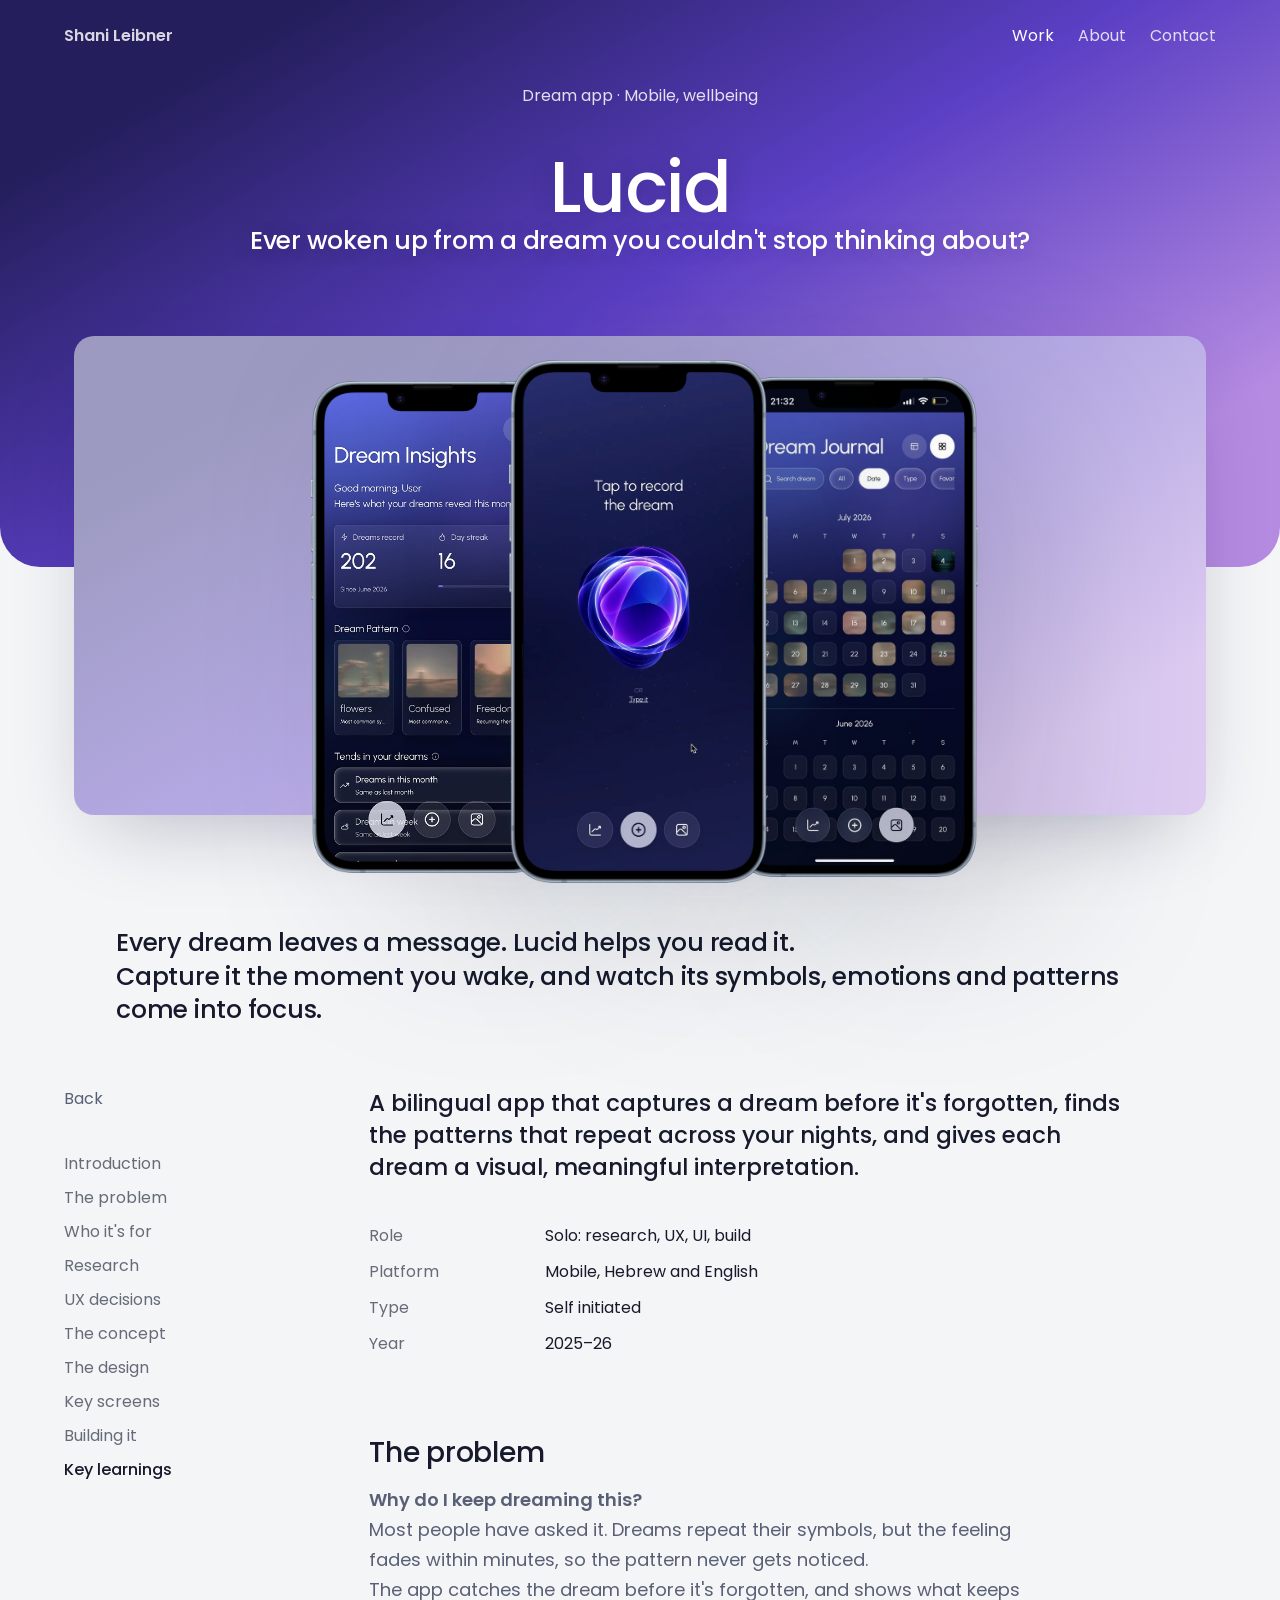
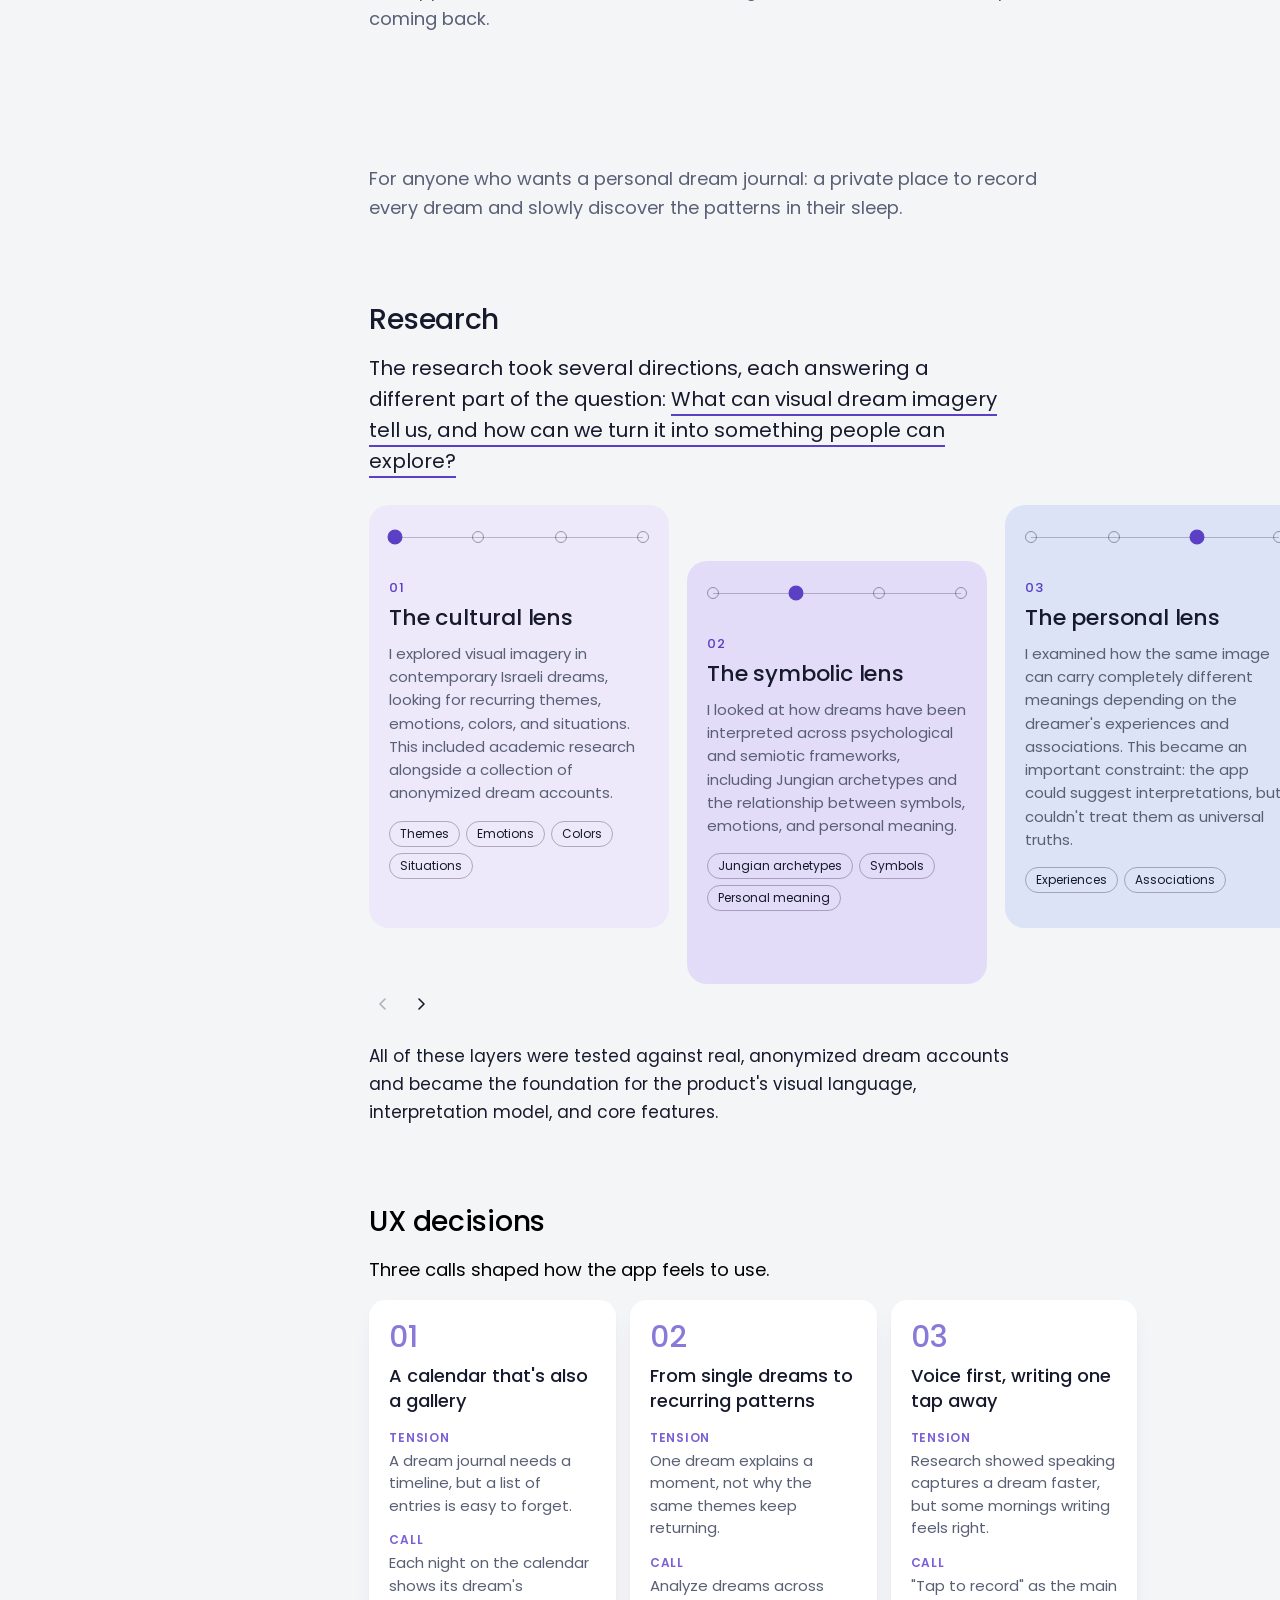
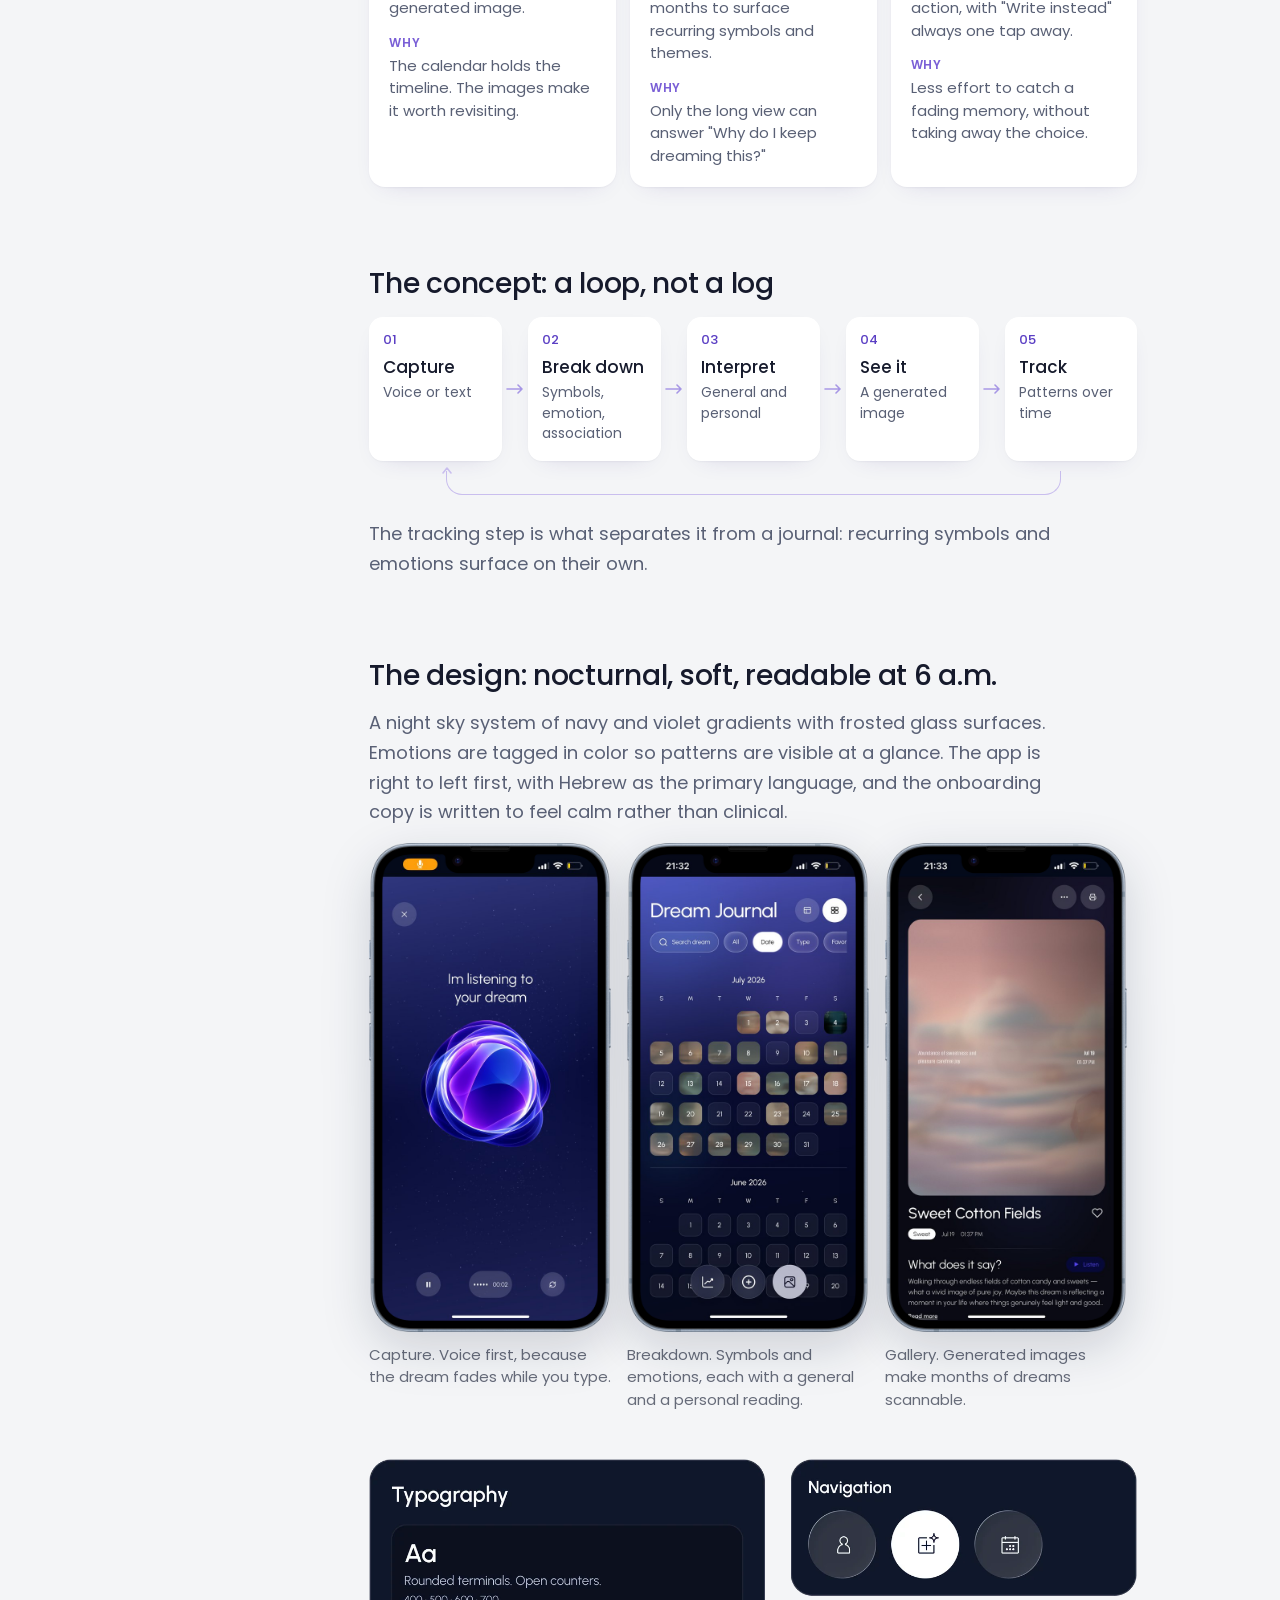
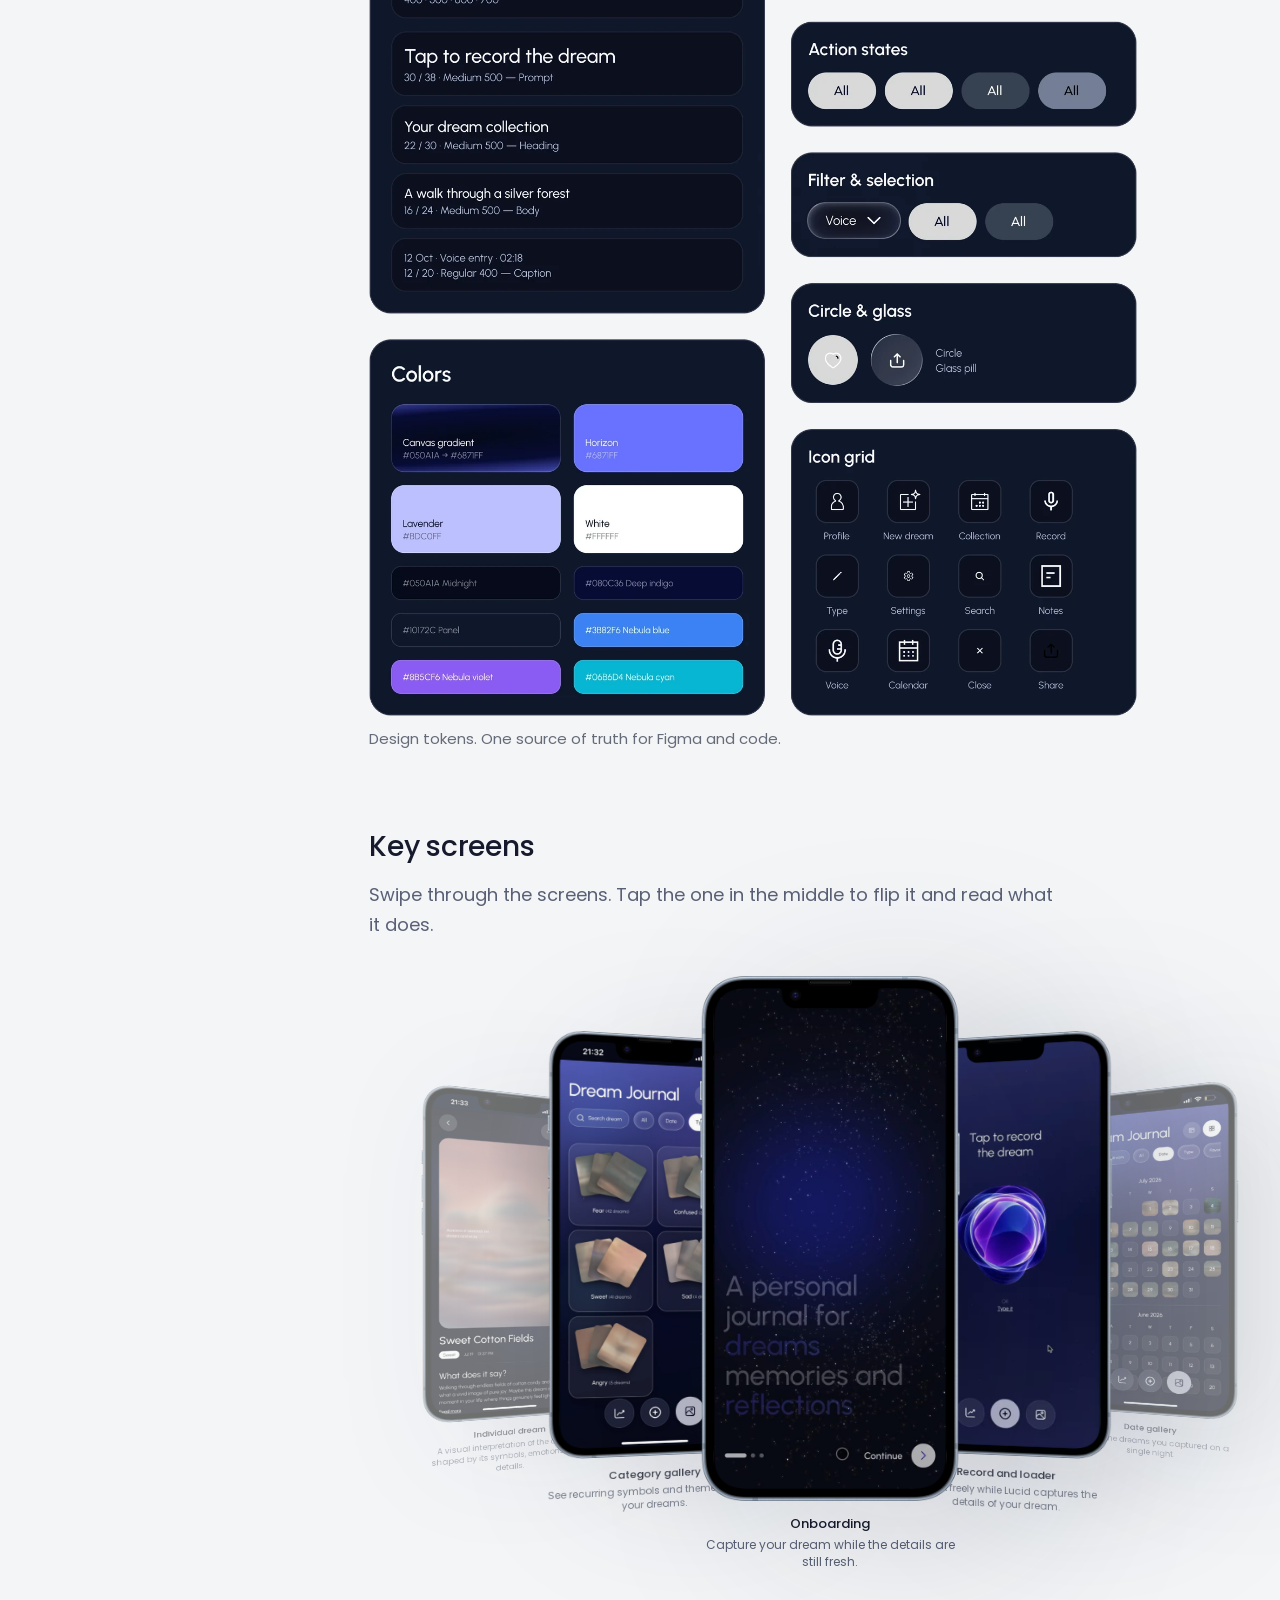
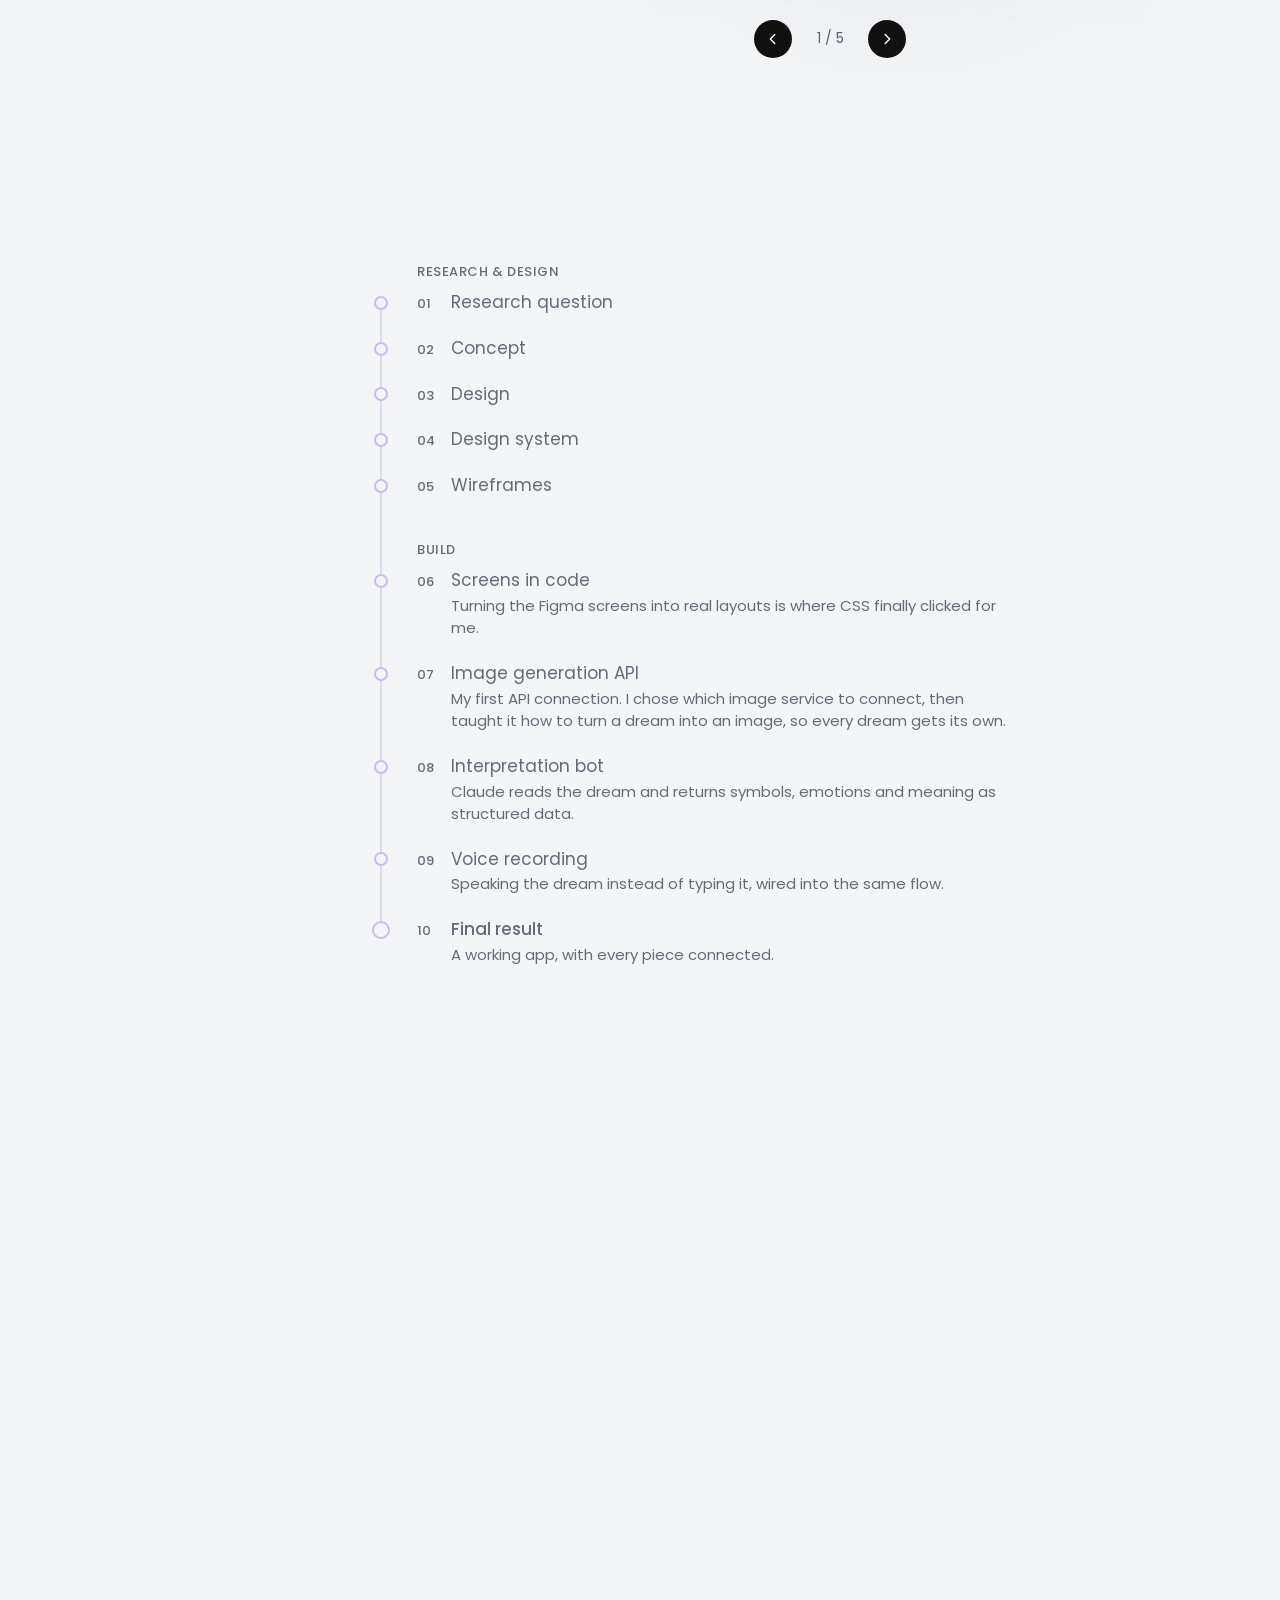
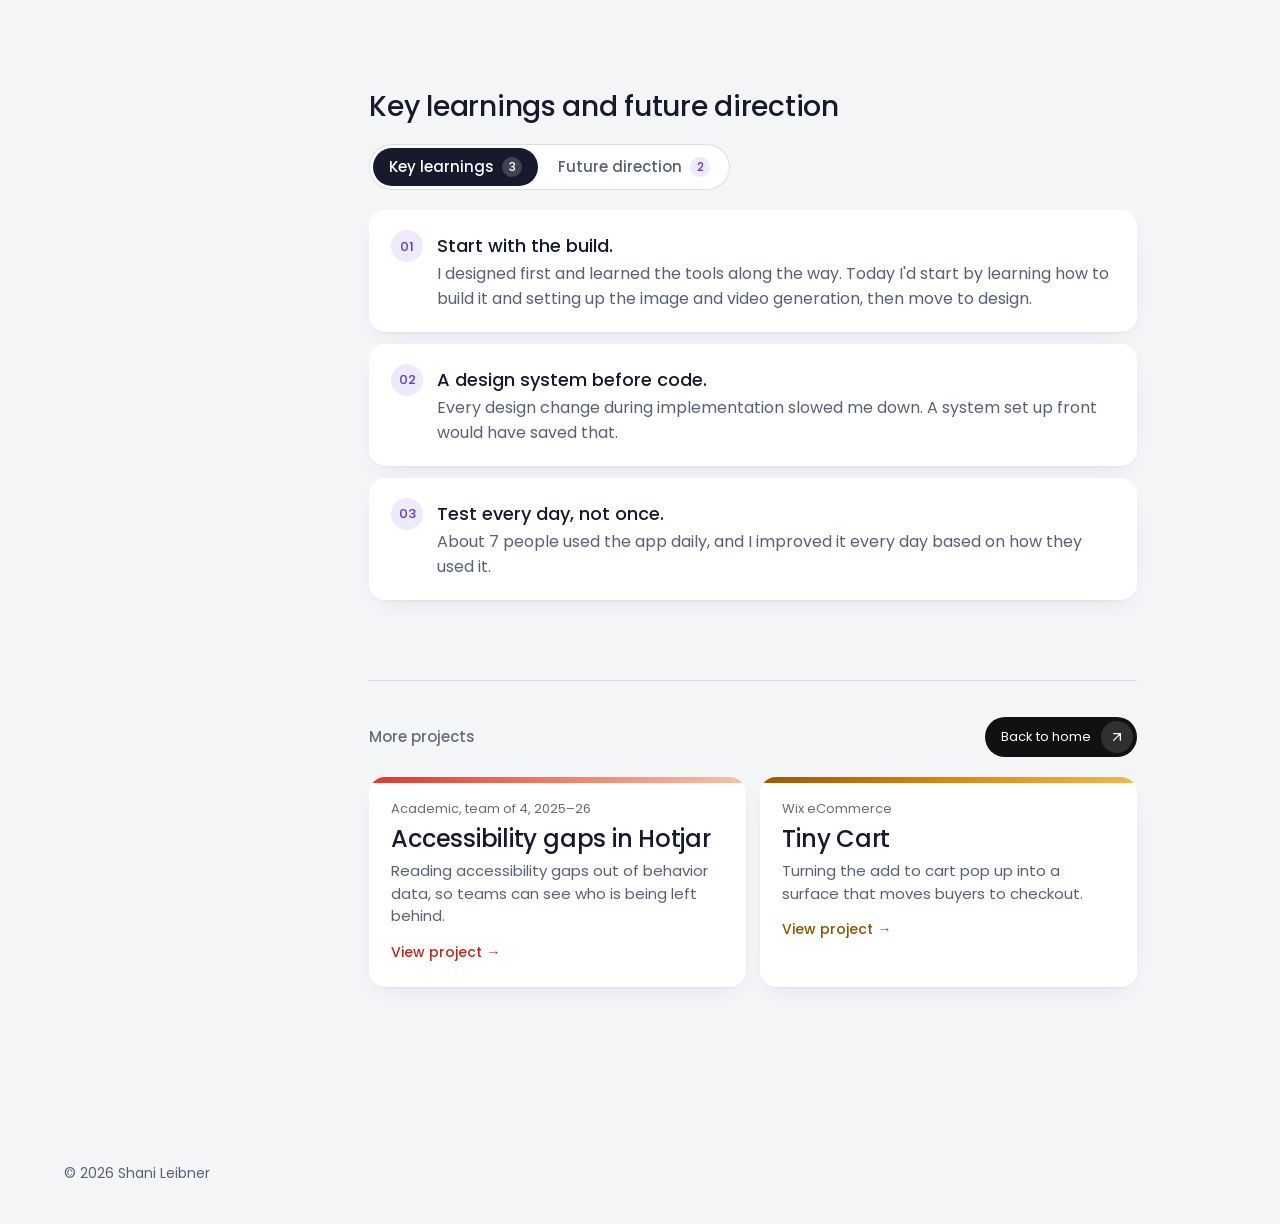
<file: dream-journal.html>
<!doctype html>
<html lang="en">
<head>
  <meta charset="utf-8">
  <meta name="viewport" content="width=device-width, initial-scale=1">
  <title>Lucid · Dream app — Shani Leibner</title>
  <meta name="description" content="A bilingual mobile app that helps people capture a dream and understand it. Designed and built solo.">
  <meta property="og:title" content="Lucid · Dream app — Shani Leibner">
  <meta property="og:description" content="A bilingual mobile app that helps people capture a dream and understand it. Designed and built solo.">
  <meta property="og:type" content="article">
  <meta property="og:image" content="https://www.shanileibner.com/og-preview.jpg">
  <meta property="og:image:width" content="1200">
  <meta property="og:image:height" content="630">
  <meta property="og:image:alt" content="Shani Leibner, Product Designer. A creative eye. A thoughtful approach.">
  <meta property="og:url" content="https://www.shanileibner.com/dream-journal">
  <meta property="og:site_name" content="Shani Leibner">
  <meta name="twitter:card" content="summary_large_image">
  <meta name="twitter:image" content="https://www.shanileibner.com/og-preview.jpg">
  <link rel="icon" href="/favicon.png" type="image/png">
  <link rel="apple-touch-icon" href="/apple-touch-icon.png">
  <link rel="preconnect" href="https://fonts.googleapis.com">
  <link rel="preconnect" href="https://fonts.gstatic.com" crossorigin>
  <link href="https://fonts.googleapis.com/css2?family=Bricolage+Grotesque:opsz,wdth,wght@12..96,75..100,400..700&family=Poppins:wght@400;500;600&family=Source+Serif+4:ital,opsz,wght@0,8..60,400..600;1,8..60,400&display=swap" rel="stylesheet">
  <style>

/* ------------------------------------------------------------
   Shani Leibner — portfolio
   Tokens: cool paper, ink, one accent per project.
   ------------------------------------------------------------ */

:root {
  --paper: #F4F5F7;
  --paper-2: #E9EBF0;
  --ink: #161A2C;
  --muted: #596075;
  --line: #D3D7E0;

  /* project accents: fill + text-safe ink */
  --checkout: #3346F0;   --checkout-ink: #2633C7;
  --dream: #5B3FC4;      --dream-ink: #4A31A8;
  --hotjar: #E2463A;     --hotjar-ink: #B8291E;
  --cart: #F0A21E;       --cart-ink: #8A5300;

  --accent: var(--ink);
  --accent-ink: var(--ink);

  --display: "Bricolage Grotesque", "Helvetica Neue", Arial, sans-serif;
  --text: "Source Serif 4", Georgia, "Times New Roman", serif;

  --max: 1180px;
  --gutter: clamp(20px, 4vw, 48px);
  --measure: 66ch;

  color-scheme: light;
}

body.p-checkout { --accent: var(--checkout); --accent-ink: var(--checkout-ink); }
body.p-dream    { --accent: var(--dream);    --accent-ink: var(--dream-ink); }
body.p-hotjar   { --accent: var(--hotjar);   --accent-ink: var(--hotjar-ink); }
body.p-cart     { --accent: var(--cart);     --accent-ink: var(--cart-ink); }

*, *::before, *::after { box-sizing: border-box; }

html { -webkit-text-size-adjust: 100%; scroll-behavior: smooth; }
@media (prefers-reduced-motion: reduce) { html { scroll-behavior: auto; } }

body {
  margin: 0;
  background: var(--paper);
  color: var(--ink);
  font-family: var(--display);
  font-size: 17px;
  line-height: 1.5;
  -webkit-font-smoothing: antialiased;
}

img { max-width: 100%; height: auto; display: block; }

a { color: inherit; text-underline-offset: 0.18em; text-decoration-thickness: 1px; }
a:hover { text-decoration-thickness: 2px; }

:focus-visible { outline: 2px solid var(--ink); outline-offset: 3px; border-radius: 2px; }

.skip {
  position: absolute; left: -9999px; top: 0;
  background: var(--ink); color: var(--paper); padding: 10px 14px; z-index: 10;
}
.skip:focus { left: 12px; top: 12px; }

.wrap { max-width: var(--max); margin: 0 auto; padding: 0 var(--gutter); }

/* ---------- Site header ---------- */
.site-head {
  display: flex; align-items: baseline; justify-content: space-between; gap: 24px;
  padding-top: 28px; padding-bottom: 28px;
}
.site-head .name { font-weight: 700; font-size: 18px; text-decoration: none; letter-spacing: -0.01em; }
.site-head nav { display: flex; gap: 24px; font-size: 16px; }
.site-head nav a { text-decoration: none; color: var(--muted); }
.site-head nav a:hover, .site-head nav a[aria-current="page"] { color: var(--ink); }

/* ---------- Home: hero ---------- */
.hero { padding-top: clamp(40px, 9vw, 120px); padding-bottom: clamp(56px, 9vw, 112px); }
.hero h1 {
  font-size: clamp(44px, 8.4vw, 116px);
  line-height: 0.96;
  letter-spacing: -0.035em;
  font-weight: 650;
  font-variation-settings: "wdth" 88;
  margin: 0;
}
.hero h1 .line { display: block; }
.hero .lede {
  font-family: var(--text);
  font-size: clamp(18px, 1.6vw, 21px);
  line-height: 1.6;
  color: var(--muted);
  max-width: 54ch;
  margin: 36px 0 0;
}
.hero .lede strong { color: var(--ink); font-weight: 600; }

/* one orchestrated load moment */
@media (prefers-reduced-motion: no-preference) {
  .hero h1 .line { opacity: 0; transform: translateY(0.25em); animation: rise 0.7s cubic-bezier(.2,.7,.2,1) forwards; }
  .hero h1 .line:nth-child(2) { animation-delay: 0.12s; }
  .hero h1 .line:nth-child(3) { animation-delay: 0.24s; }
  .hero .lede { opacity: 0; animation: fade 0.8s 0.5s ease forwards; }
}
@keyframes rise { to { opacity: 1; transform: none; } }
@keyframes fade { to { opacity: 1; } }

/* ---------- Home: work index (the one bold element) ---------- */
.work { padding-bottom: clamp(64px, 10vw, 140px); }
.section-title {
  font-size: 16px; font-weight: 600; color: var(--muted);
  margin: 0 0 16px; letter-spacing: 0;
}
.index { list-style: none; margin: 0; padding: 0; border-top: 1px solid var(--ink); }
.index li { border-bottom: 1px solid var(--line); }
.index a {
  --c: var(--ink);
  position: relative; display: grid;
  grid-template-columns: 1fr auto;
  gap: 8px 32px;
  padding: 28px 0 30px;
  text-decoration: none;
  isolation: isolate;
}
.index a::before {
  content: ""; position: absolute; inset: 0 calc(var(--gutter) * -1);
  background: var(--c); z-index: -1;
  transform: scaleY(0); transform-origin: bottom;
  transition: transform 0.35s cubic-bezier(.2,.7,.2,1);
}
.index a:hover::before, .index a:focus-visible::before { transform: scaleY(1); }
.index a:hover, .index a:focus-visible { color: #fff; }
.index a:focus-visible { outline: none; }
.index a:hover .meta, .index a:focus-visible .meta,
.index a:hover .line-desc, .index a:focus-visible .line-desc { color: rgba(255,255,255,.86); }

.index .title {
  font-size: clamp(32px, 5.6vw, 76px);
  line-height: 1;
  letter-spacing: -0.03em;
  font-weight: 600;
  font-variation-settings: "wdth" 85;
}
.index .swatch {
  width: 14px; height: 14px; border-radius: 50%;
  background: var(--c); align-self: start; margin-top: 0.6em;
  transition: background 0.2s;
}
.index a:hover .swatch, .index a:focus-visible .swatch { background: #fff; }
.index .line-desc {
  grid-column: 1 / -1;
  font-family: var(--text); font-size: 18px; color: var(--muted);
  max-width: 60ch; margin: 0;
}
.index .meta { grid-column: 1 / -1; font-size: 15px; color: var(--muted); }

.index .k-checkout a { --c: var(--checkout); }
.index .k-dream a    { --c: var(--dream); }
.index .k-hotjar a   { --c: var(--hotjar); }
.index .k-cart a     { --c: var(--cart-ink); }

@media (prefers-reduced-motion: reduce) { .index a::before { transition: none; } }

/* ---------- Home: about + contact ---------- */
.about {
  display: grid; grid-template-columns: 5fr 7fr; gap: 48px;
  padding-top: 56px; padding-bottom: clamp(64px, 10vw, 128px);
  border-top: none;
  background: linear-gradient(var(--ink), var(--ink)) no-repeat center top / calc(100% - 2 * var(--gutter)) 1px;
}
.about h2 {
  font-size: clamp(30px, 3.6vw, 46px); line-height: 1.05; letter-spacing: -0.025em;
  font-weight: 600; margin: 0;
}
.about .body p { font-family: var(--text); font-size: 19px; line-height: 1.65; margin: 0 0 1em; max-width: var(--measure); }
.about .photo {
  width: 168px; aspect-ratio: 4/5; background: var(--paper-2);
  border: 1px dashed var(--line); margin-top: 28px;
  display: grid; place-items: center; color: var(--muted); font-size: 13px; text-align: center;
}
.skills { display: grid; grid-template-columns: repeat(2, minmax(0, 1fr)); gap: 24px; margin-top: 32px; }
.skills h3 { font-size: 15px; font-weight: 600; margin: 0 0 6px; }
.skills p { font-family: var(--display) !important; font-size: 16px !important; color: var(--muted); margin: 0 !important; line-height: 1.5 !important; }

.contact {
  padding-top: 56px; padding-bottom: 56px;
  border-top: none;
  background: linear-gradient(var(--ink), var(--ink)) no-repeat center top / calc(100% - 2 * var(--gutter)) 1px;
  display: flex; flex-wrap: wrap; align-items: baseline; justify-content: space-between; gap: 24px;
}
.contact .big {
  font-size: clamp(30px, 5vw, 64px); letter-spacing: -0.03em; font-weight: 600; line-height: 1;
  font-variation-settings: "wdth" 88;
}
.contact ul { list-style: none; margin: 0; padding: 0; display: flex; gap: 28px; font-size: 18px; }

.site-foot { padding-top: 24px; padding-bottom: 40px; color: var(--muted); font-size: 14px; }

/* ---------- Case study ---------- */
body.p-checkout { --grad: linear-gradient(118deg, #5D6CF0 0%, #9D8FEA 48%, #F1B5CC 100%); }
body.p-dream    { --grad: linear-gradient(118deg, #241E5C 0%, #5B3FC4 52%, #B58BE2 100%); }
body.p-hotjar   { --grad: linear-gradient(118deg, #D9382D 0%, #EE7F66 52%, #F6C2AA 100%); }
body.p-cart     { --grad: linear-gradient(118deg, #9C5806 0%, #DB870F 52%, #F0B94F 100%); }

.cs-hero {
  position: relative;
  background: var(--grad);
  color: #fff;
  border-radius: 0 0 40px 40px;
  padding-bottom: clamp(140px, 22vw, 300px);
  margin-bottom: clamp(-260px, -18vw, -110px);
}
.cs-hero .site-head a, .cs-hero .site-head nav a { color: rgba(255,255,255,.82); }
.cs-hero .site-head a:hover, .cs-hero .site-head nav a[aria-current="page"] { color: #fff; }
.cs-hero :focus-visible { outline-color: #fff; }
.cs-hero h1 {
  font-family: var(--text);
  font-weight: 500;
  font-size: clamp(42px, 6.6vw, 92px);
  line-height: 1.02;
  letter-spacing: -0.02em;
  text-align: center;
  margin: clamp(32px, 6vw, 72px) auto 0;
  max-width: 20ch;
  text-wrap: balance;
  text-shadow: 0 1px 24px rgba(20, 16, 60, .18);
}
.cs-hero .context {
  text-align: center; margin: 0; font-size: 16px; color: rgba(255,255,255,.85);
}

.cs-hero.no-cover { padding-bottom: clamp(72px, 10vw, 120px); margin-bottom: clamp(56px, 8vw, 96px); }
.cs-cover { position: relative; margin: 0 auto clamp(56px, 8vw, 104px); }

/* image panels: soft project gradient, rounded */
.ph {
  width: 100%; aspect-ratio: 16/10;
  background: var(--grad);
  border-radius: 20px;
  position: relative; overflow: hidden;
  display: grid; place-items: center; text-align: center;
  padding: 24px;
}
.ph::before { content: ""; position: absolute; inset: 0; background: rgba(255,255,255,.55); }
.ph > * , .ph { color: var(--ink); }
.ph { font-size: 15px; }
.ph span.lbl {
  position: relative; background: rgba(255,255,255,.85); border-radius: 999px;
  padding: 8px 16px; max-width: 90%;
}
.cs-cover .ph { aspect-ratio: 16/9; box-shadow: 0 30px 80px -30px rgba(20, 16, 60, .35); }
.cs-cover .ph::before { background: rgba(255,255,255,.28); }
.ph.tall { aspect-ratio: 9/16; max-width: 300px; }
.ph.wide { aspect-ratio: 21/9; }
.ph.has-img::before { display: none; }
.ph.has-img img { position: absolute; inset: 24px; display: block; width: calc(100% - 48px); height: calc(100% - 48px); object-fit: contain; }

.cs-layout {
  display: grid; grid-template-columns: 220px minmax(0, 1fr); gap: clamp(40px, 6vw, 96px);
  padding-bottom: 96px;
}
.cs-side { position: sticky; top: 40px; align-self: start; font-size: 16px; }
.cs-side .back { display: inline-block; color: var(--muted); text-decoration: none; margin-bottom: 36px; }
.cs-side .back:hover { color: var(--ink); }
.toc ol { list-style: none; margin: 0; padding: 0; }
.toc a { display: block; padding: 5px 0; color: #666B79; text-decoration: none; transition: color .2s; }
.toc a:hover { color: var(--ink); }
.toc a.is-active { color: var(--ink); font-weight: 500; }

.cs-body { max-width: 768px; }
.cs-body .intro {
  font-family: var(--text); font-size: clamp(22px, 2.1vw, 27px); line-height: 1.4;
  color: var(--ink); margin: 0 0 16px; max-width: 34em;
}
.facts { margin: 40px 0 0; padding: 0; display: grid; gap: 12px; }
.facts div { display: grid; grid-template-columns: 160px minmax(0, 1fr); gap: 16px; }
.facts dt { color: #666B79; font-size: 16px; }
.facts dd { margin: 0; font-size: 16px; color: var(--ink); }

.cs-body section { padding-bottom: 80px; scroll-margin-top: 32px; }
.cs-body h2 {
  font-family: var(--text); font-weight: 500;
  font-size: clamp(26px, 2.4vw, 32px); line-height: 1.2; letter-spacing: -0.01em;
  margin: 0 0 14px; max-width: 32ch; text-wrap: balance;
}
.cs-body h3 { font-family: var(--text); font-size: 21px; font-weight: 500; margin: 32px 0 8px; }
.cs-body p, .cs-body li {
  font-family: var(--display); font-size: 18px; line-height: 1.65; color: var(--muted);
  letter-spacing: 0.005em; max-width: var(--measure);
}
.cs-body p { margin: 0 0 1em; }
.cs-body strong { color: var(--ink); font-weight: 600; }
.cs-body ul { padding-left: 1.1em; margin: 0 0 1em; }
.cs-body li { margin-bottom: 0.4em; }
.cs-body .kicker { font-size: 14px; color: #666B79; margin: 0 0 10px; }

blockquote.voice {
  margin: 28px 0; padding: 4px 0 4px 22px; border-left: 3px solid var(--accent);
  font-family: var(--text); font-style: italic; font-size: 22px; line-height: 1.45; max-width: 34em;
}

/* model / flow strip: soft chips */
.flow { list-style: none; padding: 0; margin: 28px 0; display: grid; grid-template-columns: repeat(auto-fit, minmax(150px, 1fr)); gap: 10px; }
.flow li {
  max-width: none !important; margin: 0 !important;
  background: #fff; border-radius: 14px; padding: 16px 18px;
  font-size: 15px !important; line-height: 1.35 !important;
  box-shadow: 0 1px 0 var(--line);
}
.flow li b { display: block; font-family: var(--text); font-weight: 500; font-size: 19px; color: var(--ink); margin-bottom: 4px; }

/* decisions */
.decision { background: #fff; border-radius: 18px; padding: 24px 26px 18px; margin-top: 16px; }
.decision h3 { margin-top: 0; }
.decision dl { display: grid; grid-template-columns: 96px minmax(0, 1fr); gap: 8px 20px; margin: 0; }
.decision dt { font-size: 15px; color: var(--accent-ink); font-weight: 600; padding-top: 2px; }
.decision dd { margin: 0; font-size: 17px; line-height: 1.55; color: var(--muted); }

figure { margin: 36px 0; }
figcaption { font-size: 15px; color: #666B79; margin-top: 12px; max-width: 64ch; line-height: 1.5; }
figcaption b { color: var(--ink); font-weight: 500; }
.pair { display: grid; grid-template-columns: 1fr 1fr; gap: 20px; }
.pair figure { margin: 0; }
.pair .tag { font-size: 15px; font-weight: 600; color: var(--ink) !important; margin: 0 0 10px !important; }
.trio { display: grid; grid-template-columns: repeat(3, minmax(0, 1fr)); gap: 16px; }

.todo {
  background: #FFF6D6; border: 1px dashed #C9A227; border-radius: 12px; padding: 16px 18px;
  font-size: 15px !important; color: #5C4A00 !important;
}

.next { display: block; text-decoration: none; border-top: 1px solid var(--line); padding: 36px 0 56px; }
.next span { font-size: 15px; color: #666B79; display: block; margin-bottom: 8px; }
.next strong { font-family: var(--text); font-weight: 500; font-size: clamp(30px, 4vw, 48px); line-height: 1.05; }
.next:hover strong { text-decoration: underline; text-decoration-thickness: 1px; text-underline-offset: 0.14em; }

/* ---------- Responsive ---------- */
@media (max-width: 900px) {
  .cs-layout { grid-template-columns: minmax(0, 1fr); gap: 0; }
  .cs-side { display: none; }
  .about { grid-template-columns: 1fr; gap: 24px; }
}
@media (max-width: 640px) {
  body { font-size: 16px; }
  .site-head nav { gap: 16px; }
  .pair, .trio { grid-template-columns: 1fr; }
  .decision dl { grid-template-columns: 1fr; gap: 4px; }
  .decision dd { margin-bottom: 12px; }
  .skills { grid-template-columns: 1fr; }
  .cs-body p, .cs-body li { font-size: 17px; }
  .facts div { grid-template-columns: 110px minmax(0,1fr); }
  .cs-hero { border-radius: 0 0 24px 24px; }
  .index .swatch { display: none; }
  .index a { grid-template-columns: 1fr; }
}

/* ---------- Dream Journal (Figma: protfolio / 03 — Dream Journal) ---------- */
body.p-dream {
  --sans: "Poppins", "Helvetica Neue", Arial, sans-serif;
  --display: var(--sans);
  --text: var(--sans);
  --soft: #666B79;
  --line: #DADDE5;
  --max: 1248px;
  --grad: linear-gradient(150deg, #241E5C 14.3%, #5B3FC4 50%, #B58BE2 85.7%);
  --lavender: linear-gradient(151deg, #9C9AC0 14.3%, #B5A9E4 50%, #DDCBF2 85.7%);
  --phone-shadow: drop-shadow(71px 35px 89px rgba(9, 20, 50, .15));
  font-family: var(--sans);
}
.p-dream .site-head { padding-top: 24px; padding-bottom: 24px; align-items: center; }
.p-dream .site-head .name { font-weight: 600; letter-spacing: 0; }
.p-dream .cs-hero { padding-bottom: clamp(150px, 24.3vw, 350px); margin-bottom: clamp(-260px, -18vw, -100px); }
.p-dream .cs-hero .context { padding-top: 12px; }
.p-dream .cs-hero h1 {
  font-family: var(--sans); font-weight: 500;
  font-size: clamp(44px, 5.6vw, 80px); line-height: 1.04; letter-spacing: -0.02em;
  margin: 42px auto 2px; max-width: none;
}
.p-dream .cs-hero .tagline {
  font-weight: 500; font-size: clamp(19px, 1.95vw, 28px); line-height: 1.16; letter-spacing: -0.01em;
  text-align: center; margin: 0 auto; max-width: 1048px; text-wrap: balance;
  text-shadow: 0 1px 24px rgba(20, 16, 60, .18);
}

/* phone mockup: screen behind a transparent iPhone frame */
.phone { position: relative; aspect-ratio: 600 / 1212; filter: var(--phone-shadow); }
.phone img { position: absolute; display: block; max-width: none; }
.phone .screen { left: 5.26%; top: 2.05%; width: 89.48%; height: 95.89%; object-fit: cover; border-radius: 7.4% / 3.4%; }
.phone .frame { inset: 0; width: 100%; height: 100%; }

.dj-cover { margin: 0 auto clamp(72px, 8.7vw, 125px); }
.dj-cover .panel {
  position: relative; aspect-ratio: 1124 / 475; margin: 0 10px;
  background: var(--lavender); border-radius: 20px;
  box-shadow: 0 30px 80px -30px rgba(20, 15, 61, .3);
}
.dj-cover .phone { position: absolute; }
.dj-cover .p-left   { left: 20.91%; top: 9.47%; width: 21.49%; }
.dj-cover .p-right  { left: 58.01%; top: 8.63%; width: 21.84%; }
.dj-cover .p-center { left: 38.43%; top: 5.05%; width: 22.86%; z-index: 1; }

.dj-statement {
  max-width: calc(1048px + 2 * var(--gutter)); margin: 0 auto 60px;
  font-weight: 500; font-size: clamp(21px, 1.95vw, 28px); line-height: 1.35; letter-spacing: -0.01em; color: var(--ink);
}

.p-dream .cs-layout { gap: clamp(40px, 6.67vw, 96px); }
.p-dream .cs-side .back { color: var(--muted); }
.p-dream .toc a { color: var(--soft); }
.p-dream .toc a.is-active { color: var(--ink); font-family: var(--display); font-weight: 500; }

.p-dream .cs-body .intro { font-family: var(--sans); font-weight: 500; font-size: clamp(21px, 1.8vw, 26px); line-height: 1.4; margin: 0; max-width: none; }
.p-dream .facts dt { color: var(--soft); }
.p-dream .cs-body h2 {
  font-family: var(--sans); font-weight: 500; font-size: clamp(26px, 2.2vw, 32px);
  line-height: 1.2; letter-spacing: -0.01em; margin: 0 0 16px; max-width: 648px;
}
.p-dream .cs-body h2 .serif { font-family: var(--text); }
.p-dream .cs-body h2.h3 { font-size: 28px; line-height: 1.16; color: #000; }
.p-dream .cs-body p, .p-dream .cs-body li { font-family: var(--sans); letter-spacing: 0; max-width: 688px; }
.p-dream .cs-body p { margin: 0 0 16px; }
.p-dream .cs-body section > :last-child { margin-bottom: 0; }
.p-dream .cs-body .lead { font-family: var(--display); font-weight: 600; color: inherit; }
.p-dream .cs-body .black, .p-dream .cs-body .black li { color: #000; }
.p-dream .cs-body ul { padding-left: 27px; margin: 0 0 16px; max-width: 688px; }
.p-dream .cs-body li { margin-bottom: 8px; max-width: none; }
.dj-decisions p { margin-bottom: 8px !important; color: #000 !important; }
.ux-cols { display: grid; grid-template-columns: repeat(3, minmax(0, 1fr)); gap: 14px; margin-top: 8px; }
.ux-col { background: #fff; border-radius: 16px; padding: 22px 20px 20px; box-shadow: 0 1px 2px rgba(22, 26, 44, .04), 0 8px 24px -16px rgba(60, 40, 140, .25); transition: transform .35s cubic-bezier(.2,.7,.2,1), box-shadow .35s ease; }
.ux-col:hover { transform: scale(1.04); box-shadow: 0 1px 2px rgba(22, 26, 44, .04), 0 24px 48px -20px rgba(60, 40, 140, .4); position: relative; z-index: 1; }
.ux-col .ux-n { display: block; font-size: 30px; font-weight: 500; line-height: 1; color: #8B79D9; margin-bottom: 12px; }
.p-dream .cs-body .ux-col h3 { margin: 0 0 16px; font-family: var(--sans); font-size: 18px; font-weight: 500; line-height: 1.35; color: var(--ink); }
.ux-col dl { margin: 0; }
.ux-col dt { font-size: 12px; font-weight: 600; letter-spacing: .06em; text-transform: uppercase; color: #7A5FD6; margin: 0 0 3px; }
.ux-col dd { margin: 0 0 14px; font-size: 15px; line-height: 1.5; color: var(--muted); }
.ux-col dd:last-child { margin-bottom: 0; }
@media (max-width: 900px) { .ux-cols { grid-template-columns: 1fr; } }
.dj-decisions h2 + p { margin-bottom: 16px !important; }

/* concept loop: five steps in a row, arrows between, a return line from Track back to Capture */
.loop {
  --loop-line: #C9BEEE;
  list-style: none; margin: 8px 0 24px; padding: 0 0 34px;
  display: grid; grid-template-columns: repeat(5, minmax(0, 1fr)); gap: 26px;
  position: relative;
}
.p-dream .cs-body .loop li {
  position: relative; max-width: none; margin: 0;
  background: #fff; border-radius: 14px; padding: 16px 14px 18px;
  box-shadow: 0 1px 2px rgba(22, 26, 44, .04), 0 8px 24px -16px rgba(60, 40, 140, .25);
  transition: transform .3s cubic-bezier(.2,.7,.2,1), box-shadow .3s;
}
.p-dream .cs-body .loop li:hover { transform: translateY(-3px); box-shadow: 0 1px 2px rgba(22, 26, 44, .04), 0 14px 30px -16px rgba(60, 40, 140, .35); }
.loop .num { display: block; font-size: 13px; font-weight: 500; line-height: 1; color: var(--dream); margin-bottom: 10px; }
.loop b { display: block; font-weight: 500; font-size: 17px; line-height: 1.3; color: var(--ink); margin-bottom: 4px; }
.loop .detail { display: block; font-size: 14px; line-height: 1.45; color: var(--muted); }
/* arrow to the next step */
.loop li:not(:last-child)::after {
  content: ""; position: absolute; top: 50%; right: -22px; width: 18px; height: 10px; margin-top: -5px;
  background: url("data:image/svg+xml,%3Csvg xmlns='http://www.w3.org/2000/svg' width='18' height='10' fill='none' stroke='%23A898E6' stroke-width='1.6' stroke-linecap='round' stroke-linejoin='round'%3E%3Cpath d='M1 5h15M12 1l4 4-4 4'/%3E%3C/svg%3E") no-repeat center;
  transform-origin: left center;
}
/* return line: from under Track back to under Capture */
.loop::before {
  content: ""; position: absolute; left: 10%; right: 10%; bottom: 0; height: 24px;
  border: 1.6px solid var(--loop-line); border-top: 0; border-radius: 0 0 16px 16px;
}
.loop::after {
  content: ""; position: absolute; left: calc(10% - 4.5px); bottom: 21px; width: 10px; height: 8px;
  background: url("data:image/svg+xml,%3Csvg xmlns='http://www.w3.org/2000/svg' width='10' height='8' fill='none' stroke='%23C9BEEE' stroke-width='1.6' stroke-linecap='round' stroke-linejoin='round'%3E%3Cpath d='M1 7l4-5 4 5'/%3E%3C/svg%3E") no-repeat center;
}
@media (prefers-reduced-motion: no-preference) {
  .js-reveal .p-dream .cs-body .loop li { opacity: 0; transform: translateY(14px); transition: opacity .55s ease, transform .6s cubic-bezier(.2,.7,.2,1), box-shadow .3s; transition-delay: calc(var(--i) * 140ms); }
  .js-reveal .loop li:not(:last-child)::after { transform: scaleX(0); opacity: 0; transition: transform .35s ease, opacity .35s ease; transition-delay: calc(var(--i) * 140ms + 260ms); }
  .js-reveal .loop::before { transform: scaleX(0); transform-origin: right center; transition: transform .8s cubic-bezier(.4,0,.2,1) 900ms; }
  .js-reveal .loop::after { opacity: 0; transition: opacity .3s ease 1.6s; }
  .js-reveal .p-dream .cs-body .loop.is-visible li { opacity: 1; transform: none; }
  .js-reveal .loop.is-visible li:not(:last-child)::after { transform: none; opacity: 1; }
  .js-reveal .loop.is-visible::before { transform: none; }
  .js-reveal .loop.is-visible::after { opacity: 1; }
  .js-reveal .p-dream .cs-body .loop.is-visible li:hover { transform: translateY(-3px); transition-delay: 0s; }
}

.p-dream .cs-body #design h2 { max-width: 768px; }
.dj-screens { display: grid; grid-template-columns: repeat(3, 242px); gap: 16px; margin: 0 0 16px; }
.dj-screens figure, .dj-system { margin: 0; }
.dj-screens .phone { filter: drop-shadow(0 16px 24px rgba(9, 20, 50, .16)); }
.dj-screens figcaption, .dj-system figcaption { color: var(--soft); margin-top: 12px; }
.dj-system { margin-top: 48px; margin-bottom: 0; }
.dj-system img { width: 100%; height: auto; }

.p-dream .todo { font-family: var(--sans) !important; max-width: 744px !important; }
.p-dream .next { border-top-color: var(--line); }
.p-dream .next span { color: var(--soft); }
.p-dream .next strong { line-height: 1.2; letter-spacing: -0.01em; }

/* build timeline: vertical, fills in as the reader scrolls (see script) */
.tl-wrap { margin: 16px 0 40px; }
.timeline { --p: 1; list-style: none; margin: 0; padding: 0 0 0 48px; position: relative; }
.timeline::before, .timeline::after {
  content: ""; position: absolute; left: 11px; top: var(--tl-top, 40px); bottom: var(--tl-bottom, 23px); width: 2px; border-radius: 2px;
}
.timeline::before { background: var(--line); }
.timeline::after {
  background: linear-gradient(180deg, #B5A9E4 0%, #5B3FC4 55%, #241E5C 100%);
  transform-origin: center top; transform: scaleY(var(--p)); transition: transform .12s linear;
}
.p-dream .cs-body .timeline li { position: relative; margin: 0; max-width: none; padding: 11px 0; font-size: 17px; line-height: 1.4; }
.timeline .phase { display: block; margin: 0 0 10px; font-size: 13px; font-weight: 500; letter-spacing: .04em; text-transform: uppercase; color: var(--soft); }
.p-dream .cs-body .timeline li:first-child { padding-top: 0; }
.p-dream .cs-body .timeline li.phase-start:not(:first-child) { padding-top: 32px; }
.timeline .dot {
  position: absolute; left: -43px; top: calc((1.4em - 14px) / 2); z-index: 1;
  width: 14px; height: 14px; border-radius: 50%;
  background: var(--paper); border: 2px solid #C9BEEE;
  transition: background .35s ease, border-color .35s ease, transform .35s cubic-bezier(.2,.7,.2,1), box-shadow .35s ease;
}
.timeline .row { position: relative; display: block; }
.timeline .num { display: inline-block; width: 34px; font-size: 13px; font-weight: 500; color: var(--soft); font-variant-numeric: tabular-nums; transition: color .35s ease; }
.timeline .label { color: var(--ink); transition: color .35s ease; }
.timeline .final .label { font-weight: 500; }
/* states only apply once the script runs, so without JS everything shows as done */
.tl-live .timeline li:not(.is-on) .label { color: var(--soft); }
.timeline li:not(.final) .dot { background: #fff; border-color: #7A5FD6; }
.tl-live .timeline li:not(.is-on):not(.final) .dot { background: var(--paper); border-color: #C9BEEE; }
.tl-live .timeline li.is-on .num { color: #7A5FD6; }
.timeline .final .dot { width: 18px; height: 18px; left: -45px; top: calc((1.4em - 18px) / 2); border: 0; background: linear-gradient(135deg, #B58BE2, #5B3FC4); box-shadow: 0 0 0 6px rgba(91, 63, 196, .15); }
.tl-live .timeline .final:not(.is-on) .dot { background: var(--paper); border: 2px solid #C9BEEE; box-shadow: none; }
.tl-live .timeline li.is-on .dot { transform: scale(1.1); }
.timeline .desc { display: block; margin: 2px 0 0 34px; max-width: 568px; font-size: 15px; line-height: 1.5; color: var(--muted); transition: color .35s ease; }
.tl-live .timeline li:not(.is-on) .desc { color: var(--soft); }

.dj-learned { margin: 40px 0 0; }
.p-dream .cs-body .dj-learned h3 { font-family: var(--sans); font-weight: 500; font-size: 22px; margin: 0 0 18px; color: var(--ink); }
.p-dream .cs-body ol.lt-stairs { list-style: none; padding: 0; margin: 0 clamp(-200px, -12vw, 0px) 0 0; max-width: none; display: grid; grid-template-columns: repeat(12, minmax(0, 1fr)); row-gap: 14px; }
.p-dream .cs-body .lt { margin: 0; max-width: none; display: flex; flex-direction: column; align-items: flex-start; }
.lt.s1 { grid-column: 1 / 8; } .lt.s2 { grid-column: 3 / 10; } .lt.s3 { grid-column: 5 / 12; } .lt.s4 { grid-column: 6 / 13; }
.lt-pill { display: flex; align-items: center; gap: 12px; padding: 8px 14px 8px 8px; border: 0; border-radius: 16px; background: #13102B; color: #fff; font: inherit; text-align: left; cursor: pointer; box-shadow: 0 14px 30px -18px rgba(20, 15, 61, .7); white-space: nowrap; transition: transform .2s ease; }
.lt-pill:hover { transform: translateY(-2px); }
.lt-plus { position: relative; flex: none; width: 22px; height: 22px; margin-left: 4px; border-radius: 50%; background: rgba(255,255,255,.12); }
.lt-plus::before, .lt-plus::after { content: ""; position: absolute; left: 6px; right: 6px; top: 50%; height: 1.6px; margin-top: -.8px; background: #fff; transition: transform .25s ease; }
.lt-plus::after { transform: rotate(90deg); }
.lt-pill[aria-expanded="true"] .lt-plus::after { transform: rotate(0deg); }
.lt-icon { display: grid; place-items: center; width: 42px; height: 42px; border-radius: 11px; color: #fff; flex: none; }
.lt-icon svg { width: 22px; height: 22px; }
.s1 .lt-icon { background: #5B3FC4; } .s2 .lt-icon { background: #7A5FD6; } .s3 .lt-icon { background: #B58BE2; } .s4 .lt-icon { background: #3B2E8F; }
.lt-title { font-size: 16px; font-weight: 500; }
.lt-n { margin-left: 8px; font-size: 12px; color: rgba(255,255,255,.45); font-variant-numeric: tabular-nums; }
.p-dream .cs-body .lt-text { display: block; margin: 10px 4px 0; font-size: 16px; line-height: 1.5; color: var(--ink); max-width: 34ch; }
.js-lt .p-dream .cs-body .lt:not(.open) .lt-text { display: none; }
.js-lt .lt.open .lt-text { animation: lt-in .3s ease both; }
@keyframes lt-in { from { opacity: 0; transform: translateY(-4px); } to { opacity: 1; transform: none; } }
.p-dream .cs-body .lt-close { margin: 0 0 20px; }
.p-dream .cs-body .lt-close span { color: var(--ink); font-weight: 500; }
@media (max-width: 900px) {
  .p-dream .cs-body ol.lt-stairs { margin-right: 0; }
  .lt.s1, .lt.s2, .lt.s3, .lt.s4 { grid-column: 1 / -1; }
}
@media (max-width: 640px) {
  .lt-pill { white-space: normal; }
  .lt-title { font-size: 14px; }
  .p-dream .cs-body .lt-text { font-size: 14px; }
  /* text under screens: 12px everywhere on this page */
  html body.p-dream figcaption, html body.p-dream figcaption b, html body.p-dream figcaption span { font-size: 12px !important; }
}

/* key learnings / future direction: tabs once the script runs, both lists stacked without it */
.dj-tabs { display: inline-flex; gap: 4px; padding: 4px; margin: 4px 0 20px; background: #fff; border-radius: 999px; box-shadow: inset 0 0 0 1px var(--line); }
.dj-tabs[hidden] { display: none; }
.dj-tabs button {
  display: inline-flex; align-items: center; gap: 8px; padding: 8px 16px; border: 0; border-radius: 999px;
  font: inherit; font-size: 15px; font-weight: 500; color: var(--muted); background: transparent; cursor: pointer;
  transition: background .25s ease, color .25s ease;
}
.dj-tabs button:hover { color: var(--ink); }
.dj-tabs button[aria-selected="true"] { background: var(--ink); color: #fff; }
.dj-tabs .count { display: inline-grid; place-items: center; min-width: 20px; height: 20px; padding: 0 6px; border-radius: 999px; font-size: 12px; background: #EEE9FB; color: #5B3FC4; transition: background .25s ease, color .25s ease; }
.dj-tabs button[aria-selected="true"] .count { background: rgba(255, 255, 255, .18); color: #fff; }
.p-dream .cs-body .dj-panel .panel-title { font-family: var(--sans); font-weight: 500; font-size: 20px; margin: 24px 0 12px; }
.p-dream .cs-body #panel-learn .panel-title { margin-top: 4px; }
.tabs-live .panel-title { position: absolute; width: 1px; height: 1px; overflow: hidden; clip: rect(0 0 0 0); white-space: nowrap; }
.p-dream .cs-body .dj-cards { list-style: none; padding: 0; margin: 0; max-width: none; display: grid; gap: 12px; }
.p-dream .cs-body .dj-cards li {
  display: grid; grid-template-columns: 32px minmax(0, 1fr); gap: 14px; margin: 0; max-width: none;
  background: #fff; border-radius: 16px; padding: 20px 22px;
  box-shadow: 0 1px 2px rgba(22, 26, 44, .04), 0 8px 24px -16px rgba(60, 40, 140, .25);
}
.dj-cards .n { display: grid; place-items: center; width: 32px; height: 32px; border-radius: 50%; font-size: 13px; font-weight: 500; background: #EEE9FB; color: #5B3FC4; }
.dj-cards strong { display: block; font-size: 18px; font-weight: 500; line-height: 1.4; color: var(--ink); margin: 3px 0 4px; }
.p-dream .cs-body .dj-cards p { margin: 0; max-width: none; font-size: 16px; line-height: 1.55; color: var(--muted); }
@media (prefers-reduced-motion: no-preference) {
  .tabs-live .dj-panel:not([hidden]) .dj-cards li { animation: dj-card-in .45s cubic-bezier(.2,.7,.2,1) both; animation-delay: calc(var(--i) * 80ms); }
}
@keyframes dj-card-in { from { opacity: 0; transform: translateY(10px); } to { opacity: 1; transform: none; } }

/* research journey: four layers, staggered like steps, each with its place on the track */
.p-dream .cs-body .rj-lead { font-size: 20px; line-height: 1.55; color: var(--ink); max-width: 640px; margin-bottom: 28px; }
.p-dream .cs-body .rj-lead em {
  font-style: normal; color: var(--ink); padding-bottom: 3px;
  background: linear-gradient(#5B3FC4, #5B3FC4) no-repeat 0 100% / 100% 2px;
}
/* the underline draws itself when the line scrolls in */
@media (prefers-reduced-motion: no-preference) {
  .rv-on .p-dream .cs-body .rj-lead em { background-size: 0% 2px; transition: background-size 1.4s cubic-bezier(.4,0,.2,1) .5s; }
  .rv-on .p-dream .cs-body .rj-lead.rv-in em { background-size: 100% 2px; }
}
.p-dream .cs-body ol.rj { list-style: none; padding: 0 0 56px; margin: 0 clamp(-200px, -12vw, 0px) 0 0; max-width: none; display: flex; gap: 18px; overflow-x: auto; scroll-snap-type: x mandatory; scroll-behavior: smooth; scrollbar-width: none; }
.p-dream .cs-body ol.rj::-webkit-scrollbar { display: none; }
.p-dream .cs-body .rj-card { flex: 0 0 min(300px, 78%); scroll-snap-align: start; margin: 0; max-width: none; padding: 20px 20px 22px; border-radius: 20px; color: var(--ink); }
.p-dream .cs-body .rj-2, .p-dream .cs-body .rj-4 { transform: translateY(56px); }
.rj-1 { background: #EDE9FB; } .rj-2 { background: #E3DCF8; } .rj-3 { background: #DCE3F7; }
.p-dream .cs-body .rj-4 { background: #2C2470; color: #fff; }
.rj-track { position: relative; display: flex; justify-content: space-between; margin: 0 0 28px; padding: 6px 0; cursor: pointer; }
.rj-track::before { content: ""; position: absolute; left: 6px; right: 6px; top: 50%; height: 1px; background: rgba(22, 26, 44, .25); }
.rj-track span { position: relative; width: 12px; height: 12px; border-radius: 50%; background: inherit; border: 1.5px solid rgba(22, 26, 44, .4); }
.rj-card .rj-track span { background: transparent; }
.rj-track span.on { background: #5B3FC4; border-color: #5B3FC4; transform: scale(1.25); }
.rj-4 .rj-track::before { background: rgba(255,255,255,.35); }
.rj-4 .rj-track span { border-color: rgba(255,255,255,.6); }
.rj-4 .rj-track span.on { background: #B58BE2; border-color: #B58BE2; }
.rj-n { display: block; font-size: 13px; font-weight: 500; letter-spacing: .06em; color: #5B3FC4; margin-bottom: 6px; }
.rj-4 .rj-n { color: #C9B6F2; }
.p-dream .cs-body .rj-card h3 { margin: 0 0 10px; font-family: var(--sans); font-size: 22px; font-weight: 500; line-height: 1.25; letter-spacing: -0.01em; color: inherit; }
.p-dream .cs-body .rj-card p { margin: 0 0 16px; font-size: 15px; line-height: 1.55; color: var(--muted); max-width: none; }
.p-dream .cs-body .rj-4 p { color: rgba(255,255,255,.78); }
.p-dream .cs-body ul.rj-chips { list-style: none; padding: 0; margin: 0; display: flex; flex-wrap: wrap; gap: 6px; max-width: none; }
.p-dream .cs-body ul.rj-chips li { margin: 0; padding: 3px 10px; border: 1px solid rgba(22, 26, 44, .3); border-radius: 999px; font-size: 12px; line-height: 1.5; color: var(--ink); max-width: none; }
.p-dream .cs-body .rj-4 ul.rj-chips li { border-color: rgba(255,255,255,.45); color: #fff; }
.rj-nav { display: flex; gap: 10px; margin: 6px 0 24px; }
.rj-btn { display: grid; place-items: center; width: 28px; height: 28px; padding: 0; border: 0; background: none; color: var(--ink); cursor: pointer; transition: color .2s ease, opacity .2s ease; }
.rj-btn:hover { color: #5B3FC4; }
.rj-btn:disabled { opacity: .3; cursor: default; }
.rj-btn svg { width: 18px; height: 18px; }
.p-dream .cs-body .rj-close { font-size: 17px; color: var(--ink); max-width: 640px; }
@media (max-width: 640px) {
  .p-dream .cs-body ol.rj { margin-right: 0; padding-bottom: 0; }
  .p-dream .cs-body .rj-2, .p-dream .cs-body .rj-4 { transform: none; }
}

/* onboarding: text on the left, the recording video in a phone on the right */
.ob { display: grid; grid-template-columns: minmax(0, 1fr) 260px; gap: clamp(28px, 5vw, 64px); align-items: center; }
.p-dream .cs-body .ob-text p { margin: 0; }
.ob-media { margin: 0; }
.ob-flip { grid-template-columns: 260px minmax(0, 1fr); }
.ob.gs { grid-template-columns: 170px minmax(0, 1fr); align-items: start; gap: clamp(24px, 4vw, 48px); margin-right: clamp(-200px, -12vw, 0px); }
.p-dream .cs-body .gs .ob-text h2 { font-size: 26px; line-height: 1.2; margin: 6px 0 0; }
.gs-screens { display: grid; grid-template-columns: repeat(3, minmax(0, 1fr)); gap: clamp(16px, 2.4vw, 32px); align-items: start; }
.gs-screens figure:nth-child(2) { margin-top: 48px; }
.gs-screens figure { margin: 0; }
.gs-screens figcaption { margin-top: 20px; text-align: left; padding-right: 8px; }
.gs-screens .gs-n { display: block; font-size: 12px; font-weight: 600; letter-spacing: .08em; color: #7A5FD6; margin-bottom: 6px; }
.gs-screens figcaption b { display: block; font-size: 17px; font-weight: 500; line-height: 1.3; color: var(--ink); margin-bottom: 4px; }
.gs-screens figcaption span { display: block; font-size: 14px; line-height: 1.5; color: var(--muted); }
.p-dream .cs-body dl.beats { margin: 18px 0 0; }
.p-dream .cs-body dl.beats dt:first-child { margin-top: 0; }
.p-dream .cs-body dl.beats dt { margin: 20px 0 0; font-size: 19px; font-weight: 500; line-height: 1.3; color: var(--ink); }
.p-dream .cs-body dl.beats dd { margin: 2px 0 0; max-width: none; font-size: 16px; line-height: 1.55; color: var(--muted); }
.ob-media video { position: absolute; display: block; max-width: none; background: #0b0b24; }
@media (max-width: 900px) { .ob.gs { margin-right: 0; grid-template-columns: 1fr; } .gs-screens figure:nth-child(2) { margin-top: 0; } }
@media (max-width: 640px) { .ob, .ob-flip, .ob.gs { grid-template-columns: 1fr; } .gs-screens { grid-template-columns: 1fr; max-width: 260px; margin: 0 auto; } .ob-flip .ob-text, .gs .ob-text { order: -1; } .ob-media { width: 240px; margin: 0 auto; } }

/* key screens: coverflow carousel; the middle phone flips to show its explanation */
.p-dream .cs-body .sc-lead { color: var(--muted); }
.sc { position: relative; margin: 8px clamp(-200px, -12vw, 0px) 0 0; }
.sc-track { position: relative; list-style: none; margin: 0; padding: 0; height: 660px; perspective: 1400px; touch-action: pan-y; user-select: none; }
.p-dream .cs-body ul.sc-track { max-width: none; padding: 0; margin: 0; }
.sc-item { left: 50% !important; }
.sc-track { perspective-origin: 50% 50%; }
.sc-item { position: absolute; left: 50%; top: 20px; width: 260px; margin: 0 0 0 -130px; transition: transform .6s cubic-bezier(.22,1,.36,1), opacity .5s ease, filter .5s ease; transform-style: preserve-3d; }
.sc-card { position: relative; display: block; width: 100%; aspect-ratio: 600 / 1212; padding: 0; border: 0; background: none; cursor: pointer; transform-style: preserve-3d; transition: transform .7s cubic-bezier(.22,1,.36,1); font: inherit; text-align: left; }
.sc-item.flipped .sc-card { transform: rotateY(180deg); }
.sc-front, .sc-back { position: absolute; inset: 0; backface-visibility: hidden; -webkit-backface-visibility: hidden; }
.sc-front .phone { position: absolute; inset: 0; }
.sc-front video.screen { position: absolute; display: block; max-width: none; background: #0b0b24; }
.sc-back {
  transform: rotateY(180deg); display: flex; flex-direction: column; padding: 30px 24px 22px; border-radius: 36px;
  background: linear-gradient(160deg, #241E5C 0%, #5B3FC4 60%, #B58BE2 100%); color: #fff; overflow: hidden;
  box-shadow: 0 30px 60px -30px rgba(20, 15, 61, .6);
}
.sc-n { font-size: 13px; font-weight: 500; letter-spacing: .08em; color: rgba(255,255,255,.65); }
.sc-title { margin: 6px 0 18px; font-size: 24px; font-weight: 500; line-height: 1.2; }
.sc-back dl { margin: 0; }
.sc-back dt { margin: 14px 0 0; font-size: 16px; font-weight: 500; }
.sc-back dt:first-child { margin-top: 0; }
.sc-back dd { margin: 3px 0 0; font-size: 14px; line-height: 1.5; color: rgba(255,255,255,.78); }
.p-dream .cs-body .sc-cap { margin: 14px 0 0; text-align: center; font-size: 12px; line-height: 1.45; color: var(--muted); max-width: none; transition: opacity .4s ease; }
.sc-cap b { display: block; font-size: 13px; font-weight: 500; color: var(--ink); margin-bottom: 2px; }
.sc-item:not(.center) .sc-cap { opacity: .8; }
.sc-hint { margin-top: auto; font-size: 12px; color: rgba(255,255,255,.55); }
.sc-item:not(.center) .sc-card { cursor: pointer; }
.sc-item:not(.center) { filter: saturate(.85); }
.sc-nav { display: flex; align-items: center; justify-content: center; gap: 16px; margin-top: 4px; }
.sc-btn { display: grid; place-items: center; width: 38px; height: 38px; padding: 0; border: 0; border-radius: 50%; background: #111210; color: #fff; cursor: pointer; transition: background .2s ease, opacity .2s ease; }
.sc-btn:hover { background: #000; }
.sc-btn:disabled { opacity: .3; cursor: default; }
.sc-btn svg { width: 16px; height: 16px; }
.sc-count { min-width: 44px; text-align: center; font-size: 14px; color: var(--muted); font-variant-numeric: tabular-nums; }
@media (prefers-reduced-motion: reduce) { .sc-item, .sc-card { transition: none; } }
@media (max-width: 900px) { .sc { margin-right: 0; } }
@media (max-width: 640px) {
  .sc-track { height: 600px; overflow: hidden; }
  html body .cs-body .sc-item p.sc-cap { font-size: 12px !important; line-height: 1.45 !important; }
  .sc-item { width: 230px; margin-left: -115px; left: 50% !important; }
  .sc-title { font-size: 20px; }
  .sc-back { padding: 24px 18px 18px; border-radius: 28px; }
}

@media (max-width: 900px) {
  .dj-screens { grid-template-columns: repeat(3, minmax(0, 1fr)); }
}
@media (max-width: 640px) {
  body.p-dream { --phone-shadow: drop-shadow(24px 12px 30px rgba(9, 20, 50, .15)); }
  .p-dream .cs-body .timeline li { font-size: 16px; }
  .dj-cover .panel { margin: 0; border-radius: 14px; }
  .p-dream .cs-body h2.h3 { font-size: 24px; }

  /* concept loop on narrow screens: a compact list on a thin line, ending in a return arrow */
  .loop { display: block; padding: 0 0 30px 30px; margin-bottom: 20px; }
  .loop::before { left: 7px; right: auto; top: 10px; bottom: 60px; width: 0; height: auto; border: 0; border-left: 1.6px solid var(--loop-line); border-radius: 0; }
  .loop::after { content: "↺  back to Capture"; left: 0; bottom: 0; width: auto; height: auto; background: none; font-size: 13px; color: #7A5FD6; }
  .p-dream .cs-body .loop li { background: none; box-shadow: none; border-radius: 0; padding: 0 0 18px; display: flex; flex-wrap: wrap; align-items: baseline; gap: 2px 10px; }
  .p-dream .cs-body .loop li:hover { transform: none; box-shadow: none; }
  .p-dream .cs-body .loop li::before { content: ""; position: absolute; left: -29px; top: 6px; width: 12px; height: 12px; border-radius: 50%; background: #fff; border: 2px solid #7A5FD6; }
  .loop li:not(:last-child)::after { display: none; }
  .loop .num { margin: 0; }
  .loop b { margin: 0; }
  .loop .detail { flex-basis: 100%; }
  .js-reveal .loop::before { clip-path: none; }
}
</style>
  <link rel="stylesheet" href="reveal.css">
  <script>document.documentElement.classList.add('rv-on');setTimeout(function(){if(!window.__rv)document.documentElement.classList.remove('rv-on');},2500);</script>
  <script src="reveal.js" defer></script>
  <link rel="stylesheet" href="site.css">
  <script src="site.js" defer></script>
</head>
<body class="p-dream">
  <a class="skip" href="#intro">Skip to content</a>

  <main>
    <header class="cs-hero">
    <div class="site-head wrap">
    <a class="name" href="index.html">Shani Leibner</a>
    <nav aria-label="Main">
      <a href="index.html#work" aria-current="page">Work</a>
      <a href="index.html#about">About</a>
      <a href="index.html#contact">Contact</a>
    </nav>
  </div>
    <div class="wrap">
      <p class="context">Dream app · Mobile, wellbeing</p>
      <h1>Lucid</h1>
      <p class="tagline">Ever woken up from a dream you couldn't stop thinking about?</p>
    </div>
  </header>

    <figure class="dj-cover wrap">
      <div class="panel">
        <div class="phone p-left"><img class="screen" src="dream-screen-insights.jpg" alt="Dream Insights: dreams recorded, day streak and recurring dream patterns"><img class="frame" src="dream-phone-frame.png" alt=""></div>
        <div class="phone p-center"><img class="screen" src="dream-screen-record.jpg" alt="Record screen: Tap to record the dream, with a glowing orb"><img class="frame" src="dream-phone-frame.png" alt=""></div>
        <div class="phone p-right"><img class="screen" src="dream-screen-calendar.jpg" alt="Dream calendar where each night shows its dream's generated image"><img class="frame" src="dream-phone-frame.png" alt=""></div>
      </div>
    </figure>

    <p class="dj-statement wrap">Every dream leaves a message. Lucid helps you read it.<br>Capture it the moment you wake, and watch its symbols, emotions and patterns come into focus.</p>

    <div class="cs-layout wrap">
      <aside class="cs-side">
        <a class="back" href="index.html#work">Back</a>
        <nav class="toc" aria-label="On this page">
        <ol>
          <li><a href="#intro">Introduction</a></li>
          <li><a href="#problem">The problem</a></li>
          <li><a href="#audience">Who it's for</a></li>
          <li><a href="#research">Research</a></li>
          <li><a href="#decisions">UX decisions</a></li>
          <li><a href="#concept">The concept</a></li>
          <li><a href="#design">The design</a></li>
          <li><a href="#screens">Key screens</a></li>
          <li><a href="#build">Building it</a></li>
          <li><a href="#learnings">Key learnings</a></li>
        </ol>
      </nav>
      </aside>

      <article class="cs-body">
        <section id="intro" class="intro-block">
          <p class="intro">A bilingual app that captures a dream before it's forgotten, finds the patterns that repeat across your nights, and gives each dream a visual, meaningful interpretation.</p>
          <dl class="facts">
        <div><dt>Role</dt><dd>Solo: research, UX, UI, build</dd></div>
        <div><dt>Platform</dt><dd>Mobile, Hebrew and English</dd></div>
        <div><dt>Type</dt><dd>Self initiated</dd></div>
        <div><dt>Year</dt><dd>2025–26</dd></div>
      </dl>
        </section>

        <section id="problem">
          <h2>The problem</h2>
          <p><span class="lead">Why do I keep dreaming this?</span><br>Most people have asked it. Dreams repeat their symbols, but the feeling fades within minutes, so the pattern never gets noticed.<br>The app catches the dream before it's forgotten, and shows what keeps coming back.</p>
        </section>

        <section id="audience">
          <h2>Who it's for</h2>
          <p>For anyone who wants a personal dream journal: a private place to record every dream and slowly discover the patterns in their sleep.</p>
        </section>

        <section id="research">
          <h2>Research</h2>
          <p class="rj-lead">The research took several directions, each answering a different part of the question: <em>What can visual dream imagery tell us, and how can we turn it into something people can explore?</em></p>
          <div class="rj-wrap">
          <ol class="rj" tabindex="0" aria-label="Research layers">
            <li class="rj-card rj-1">
              <div class="rj-track" aria-hidden="true"><span class="on"></span><span class=""></span><span class=""></span><span class=""></span></div>
              <span class="rj-n">01</span>
              <h3>The cultural lens</h3>
              <p>I explored visual imagery in contemporary Israeli dreams, looking for recurring themes, emotions, colors, and situations. This included academic research alongside a collection of anonymized dream accounts.</p>
              <ul class="rj-chips"><li>Themes</li><li>Emotions</li><li>Colors</li><li>Situations</li></ul>
            </li>
            <li class="rj-card rj-2">
              <div class="rj-track" aria-hidden="true"><span class=""></span><span class="on"></span><span class=""></span><span class=""></span></div>
              <span class="rj-n">02</span>
              <h3>The symbolic lens</h3>
              <p>I looked at how dreams have been interpreted across psychological and semiotic frameworks, including Jungian archetypes and the relationship between symbols, emotions, and personal meaning.</p>
              <ul class="rj-chips"><li>Jungian archetypes</li><li>Symbols</li><li>Personal meaning</li></ul>
            </li>
            <li class="rj-card rj-3">
              <div class="rj-track" aria-hidden="true"><span class=""></span><span class=""></span><span class="on"></span><span class=""></span></div>
              <span class="rj-n">03</span>
              <h3>The personal lens</h3>
              <p>I examined how the same image can carry completely different meanings depending on the dreamer's experiences and associations. This became an important constraint: the app could suggest interpretations, but couldn't treat them as universal truths.</p>
              <ul class="rj-chips"><li>Experiences</li><li>Associations</li></ul>
            </li>
            <li class="rj-card rj-4">
              <div class="rj-track" aria-hidden="true"><span class=""></span><span class=""></span><span class=""></span><span class="on"></span></div>
              <span class="rj-n">04</span>
              <h3>Turning research into a system</h3>
              <p>The different research paths were translated into a framework for reading dreams consistently, considering their imagery, emotional intensity, recurring elements, and the dreamer's own context.</p>
              <ul class="rj-chips"><li>Imagery</li><li>Emotional intensity</li><li>Recurring elements</li><li>Context</li></ul>
            </li>
          </ol>
          <div class="rj-nav">
            <button type="button" class="rj-btn prev" aria-label="Previous layer"><svg viewBox="0 0 18 18" fill="none" stroke="currentColor" stroke-width="1.6" stroke-linecap="round" stroke-linejoin="round" aria-hidden="true"><path d="M11 4L6 9l5 5"/></svg></button>
            <button type="button" class="rj-btn next" aria-label="Next layer"><svg viewBox="0 0 18 18" fill="none" stroke="currentColor" stroke-width="1.6" stroke-linecap="round" stroke-linejoin="round" aria-hidden="true"><path d="M7 4l5 5-5 5"/></svg></button>
          </div>
          </div>
          <p class="rj-close">All of these layers were tested against real, anonymized dream accounts and became the foundation for the product's visual language, interpretation model, and core features.</p>
        </section>

        <section id="decisions" class="dj-decisions">
          <h2 class="h3">UX decisions</h2>
          <p>Three calls shaped how the app feels to use.</p>
          <div class="ux-cols">
            <article class="ux-col">
              <span class="ux-n">01</span>
              <h3>A calendar that's also a gallery</h3>
              <dl>
                <dt>Tension</dt><dd>A dream journal needs a timeline, but a list of entries is easy to forget.</dd>
                <dt>Call</dt><dd>Each night on the calendar shows its dream's generated image.</dd>
                <dt>Why</dt><dd>The calendar holds the timeline. The images make it worth revisiting.</dd>
              </dl>
            </article>
            <article class="ux-col">
              <span class="ux-n">02</span>
              <h3>From single dreams to recurring patterns</h3>
              <dl>
                <dt>Tension</dt><dd>One dream explains a moment, not why the same themes keep returning.</dd>
                <dt>Call</dt><dd>Analyze dreams across months to surface recurring symbols and themes.</dd>
                <dt>Why</dt><dd>Only the long view can answer "Why do I keep dreaming this?"</dd>
              </dl>
            </article>
            <article class="ux-col">
              <span class="ux-n">03</span>
              <h3>Voice first, writing one tap away</h3>
              <dl>
                <dt>Tension</dt><dd>Research showed speaking captures a dream faster, but some mornings writing feels right.</dd>
                <dt>Call</dt><dd>"Tap to record" as the main action, with "Write instead" always one tap away.</dd>
                <dt>Why</dt><dd>Less effort to catch a fading memory, without taking away the choice.</dd>
              </dl>
            </article>
          </div>
        </section>

        <section id="concept">
          <h2>The concept: a loop, not a log</h2>
          <ol class="loop">
            <li style="--i:0"><span class="num">01</span><b>Capture</b><span class="detail">Voice or text</span></li>
            <li style="--i:1"><span class="num">02</span><b>Break down</b><span class="detail">Symbols, emotion, association</span></li>
            <li style="--i:2"><span class="num">03</span><b>Interpret</b><span class="detail">General and personal</span></li>
            <li style="--i:3"><span class="num">04</span><b>See it</b><span class="detail">A generated image</span></li>
            <li style="--i:4"><span class="num">05</span><b>Track</b><span class="detail">Patterns over time</span></li>
          </ol>
          <p>The tracking step is what separates it from a journal: recurring symbols and emotions surface on their own.</p>
        </section>

        <section id="design">
          <h2>The design: nocturnal, soft, readable at 6 a.m.</h2>
          <p>A night sky system of navy and violet gradients with frosted glass surfaces. Emotions are tagged in color so patterns are visible at a glance. The app is right to left first, with Hebrew as the primary language, and the onboarding copy is written to feel calm rather than clinical.</p>
          <div class="dj-screens">
            <figure><div class="phone"><img class="screen" src="dream-screen-listening.jpg" alt="Record screen: I'm listening to your dream, with a glowing orb" loading="lazy"><img class="frame" src="dream-phone-frame.png" alt=""></div><figcaption>Capture. Voice first, because the dream fades while you type.</figcaption></figure>
            <figure><div class="phone"><img class="screen" src="dream-screen-calendar.jpg" alt="Dream calendar where each night shows its dream's generated image" loading="lazy"><img class="frame" src="dream-phone-frame.png" alt=""></div><figcaption>Breakdown. Symbols and emotions, each with a general and a personal reading.</figcaption></figure>
            <figure><div class="phone"><img class="screen" src="dream-screen-dream.jpg" alt="A single dream, Sweet Cotton Fields, with its generated image and the What does it say? reading" loading="lazy"><img class="frame" src="dream-phone-frame.png" alt=""></div><figcaption>Gallery. Generated images make months of dreams scannable.</figcaption></figure>
          </div>
          <figure class="dj-system">
            <img src="dream-design-system.webp" width="760" height="848" alt="Dream app design system: Urbanist type scale, color tokens from Midnight to Nebula cyan, navigation, action and filter states, glass buttons and the icon grid" loading="lazy">
            <figcaption>Design tokens. One source of truth for Figma and code.</figcaption>
          </figure>
        </section>

        <section id="screens">
          <h2>Key screens</h2>
          <p class="sc-lead">Swipe through the screens. Tap the one in the middle to flip it and read what it does.</p>
          <div class="sc" aria-roledescription="carousel" aria-label="Key screens">
            <ul class="sc-track">
            <li class="sc-item" data-i="0">
              <button type="button" class="sc-card" aria-label="Onboarding: show the explanation">
                <span class="sc-front"><span class="phone"><video class="screen" src="dream-onboarding.mp4" poster="dream-onboarding-poster.jpg" muted playsinline preload="metadata" aria-label="Onboarding: intro screens, sign in, then the record screen"></video><img class="frame" src="dream-phone-frame.png" alt=""></span></span>
                <span class="sc-back"><span class="sc-n">01</span><span class="sc-title">Onboarding</span><dl><dt>Before it fades</dt><dd>Capture your dream while the details are still fresh.</dd><dt>Look closer</dt><dd>Turn fleeting memories into symbols, emotions, and visual stories.</dd><dt>See what returns</dt><dd>Discover the patterns hiding across your dreams.</dd></dl><span class="sc-hint">Tap to flip back</span></span>
              </button>
              <p class="sc-cap"><b>Onboarding</b>Capture your dream while the details are still fresh.</p>
            </li>
            <li class="sc-item" data-i="1">
              <button type="button" class="sc-card" aria-label="Record and loader: show the explanation">
                <span class="sc-front"><span class="phone"><video class="screen" src="dream-record.mp4" poster="dream-record-poster.jpg" muted playsinline preload="metadata" aria-label="Recording a dream: tap to record, the app listens, tap again to analyze, then the loader"></video><img class="frame" src="dream-phone-frame.png" alt=""></span></span>
                <span class="sc-back"><span class="sc-n">02</span><span class="sc-title">Record and loader</span><dl><dt>Tell me what you remember</dt><dd>Speak freely while Lucid captures the details of your dream.</dd><dt>Something is taking shape</dt><dd>Your dream is being translated into symbols, emotions, and imagery.</dd></dl><span class="sc-hint">Tap to flip back</span></span>
              </button>
              <p class="sc-cap"><b>Record and loader</b>Speak freely while Lucid captures the details of your dream.</p>
            </li>
            <li class="sc-item" data-i="2">
              <button type="button" class="sc-card" aria-label="Date gallery: show the explanation">
                <span class="sc-front"><span class="phone"><img class="screen" src="dream-screen-gallery-date.jpg" width="540" height="1168" alt="Lucid calendar where each night shows its dream image" loading="lazy"><img class="frame" src="dream-phone-frame.png" alt=""></span></span>
                <span class="sc-back"><span class="sc-n">03</span><span class="sc-title">Date gallery</span><dl><dt>A night worth remembering</dt><dd>Explore the dreams you captured on a single night.</dd></dl><span class="sc-hint">Tap to flip back</span></span>
              </button>
              <p class="sc-cap"><b>Date gallery</b>Explore the dreams you captured on a single night.</p>
            </li>
            <li class="sc-item" data-i="3">
              <button type="button" class="sc-card" aria-label="Individual dream: show the explanation">
                <span class="sc-front"><span class="phone"><img class="screen" src="dream-screen-photo.jpg" width="540" height="1168" alt="A single dream, Sweet Cotton Fields, with its generated image and the What does it say? reading" loading="lazy"><img class="frame" src="dream-phone-frame.png" alt=""></span></span>
                <span class="sc-back"><span class="sc-n">04</span><span class="sc-title">Individual dream</span><dl><dt>What stayed with you</dt><dd>A visual interpretation of the dream, shaped by its symbols, emotions, and details.</dd></dl><span class="sc-hint">Tap to flip back</span></span>
              </button>
              <p class="sc-cap"><b>Individual dream</b>A visual interpretation of the dream, shaped by its symbols, emotions, and details.</p>
            </li>
            <li class="sc-item" data-i="4">
              <button type="button" class="sc-card" aria-label="Category gallery: show the explanation">
                <span class="sc-front"><span class="phone"><img class="screen" src="dream-screen-gallery-2.jpg" width="540" height="1168" alt="Lucid gallery grouped by type: Fear, Confused, Sweet, Sad, Angry" loading="lazy"><img class="frame" src="dream-phone-frame.png" alt=""></span></span>
                <span class="sc-back"><span class="sc-n">05</span><span class="sc-title">Category gallery</span><dl><dt>The patterns begin to emerge</dt><dd>See recurring symbols and themes across your dreams.</dd></dl><span class="sc-hint">Tap to flip back</span></span>
              </button>
              <p class="sc-cap"><b>Category gallery</b>See recurring symbols and themes across your dreams.</p>
            </li>
            </ul>
            <div class="sc-nav">
              <button type="button" class="sc-btn prev" aria-label="Previous screen"><svg viewBox="0 0 18 18" fill="none" stroke="currentColor" stroke-width="1.6" stroke-linecap="round" stroke-linejoin="round" aria-hidden="true"><path d="M11 4L6 9l5 5"/></svg></button>
              <span class="sc-count" aria-live="polite">1 / 5</span>
              <button type="button" class="sc-btn next" aria-label="Next screen"><svg viewBox="0 0 18 18" fill="none" stroke="currentColor" stroke-width="1.6" stroke-linecap="round" stroke-linejoin="round" aria-hidden="true"><path d="M7 4l5 5-5 5"/></svg></button>
            </div>
          </div>
        </section>

        <section id="build">
          <h2>Building it myself</h2>
          <p>This was the first app I built on my own, and the first time I connected an app to APIs. I designed it, then took it all the way to working code.</p>
          <div class="tl-wrap">
            <ol class="timeline" aria-label="Project timeline">
              <li class="phase-start"><span class="phase">Research &amp; design</span><span class="row"><span class="dot"></span><span class="num">01</span><span class="label">Research question</span></span></li>
              <li><span class="row"><span class="dot"></span><span class="num">02</span><span class="label">Concept</span></span></li>
              <li><span class="row"><span class="dot"></span><span class="num">03</span><span class="label">Design</span></span></li>
              <li><span class="row"><span class="dot"></span><span class="num">04</span><span class="label">Design system</span></span></li>
              <li><span class="row"><span class="dot"></span><span class="num">05</span><span class="label">Wireframes</span></span></li>
              <li class="phase-start"><span class="phase">Build</span><span class="row"><span class="dot"></span><span class="num">06</span><span class="label">Screens in code</span></span><span class="desc">Turning the Figma screens into real layouts is where CSS finally clicked for me.</span></li>
              <li><span class="row"><span class="dot"></span><span class="num">07</span><span class="label">Image generation API</span></span><span class="desc">My first API connection. I chose which image service to connect, then taught it how to turn a dream into an image, so every dream gets its own.</span></li>
              <li><span class="row"><span class="dot"></span><span class="num">08</span><span class="label">Interpretation bot</span></span><span class="desc">Claude reads the dream and returns symbols, emotions and meaning as structured data.</span></li>
              <li><span class="row"><span class="dot"></span><span class="num">09</span><span class="label">Voice recording</span></span><span class="desc">Speaking the dream instead of typing it, wired into the same flow.</span></li>
              <li class="final"><span class="row"><span class="dot"></span><span class="num">10</span><span class="label">Final result</span></span><span class="desc">A working app, with every piece connected.</span></li>
            </ol>
          </div>
          <p>A full design token system and a written prompt guide let me move designs into code with exact values, not approximations. The analysis engine is a TypeScript service that uses Claude through the Anthropic SDK, with tool use to return structured output: symbols, emotions and interpretation as data the UI can render.</p>
          <div class="dj-learned">
            <h3>What building it taught me</h3>
            <p class="lt-close">Designing for AI from the inside changed how I design for it. <span>Structure the output, and the interface can be calm.</span></p>
            <ol class="lt-stairs">
              <li class="lt s1">
                <button type="button" class="lt-pill" aria-expanded="false" aria-controls="lt-d0"><span class="lt-icon" aria-hidden="true"><svg viewBox="0 0 24 24" fill="none" stroke="currentColor" stroke-width="1.7" stroke-linecap="round" stroke-linejoin="round"><path d="M14.7 6.3a4 4 0 0 0-5.4 5.4L3.5 17.5l3 3 5.8-5.8a4 4 0 0 0 5.4-5.4l-2.4 2.4-2.6-.4-.4-2.6z"/></svg></span><span class="lt-title">New tools, fast.</span><span class="lt-n">01</span><span class="lt-plus" aria-hidden="true"></span></button>
                <span class="lt-text" id="lt-d0">I picked up tools I had never used and learned them by building.</span>
              </li>
              <li class="lt s2">
                <button type="button" class="lt-pill" aria-expanded="false" aria-controls="lt-d1"><span class="lt-icon" aria-hidden="true"><svg viewBox="0 0 24 24" fill="none" stroke="currentColor" stroke-width="1.7" stroke-linecap="round" stroke-linejoin="round"><path d="M12 3a6 6 0 0 0-3.5 10.9V17h7v-3.1A6 6 0 0 0 12 3zM9.5 20.5h5"/></svg></span><span class="lt-title">Teaching myself.</span><span class="lt-n">02</span><span class="lt-plus" aria-hidden="true"></span></button>
                <span class="lt-text" id="lt-d1">When something didn't work, I found the way through on my own.</span>
              </li>
              <li class="lt s3">
                <button type="button" class="lt-pill" aria-expanded="false" aria-controls="lt-d2"><span class="lt-icon" aria-hidden="true"><svg viewBox="0 0 24 24" fill="none" stroke="currentColor" stroke-width="1.7" stroke-linecap="round" stroke-linejoin="round"><path d="M9 7H6a4 4 0 0 0 0 8h3M15 7h3a4 4 0 0 1 0 8h-3M8 11h8"/></svg></span><span class="lt-title">Everything has to connect.</span><span class="lt-n">03</span><span class="lt-plus" aria-hidden="true"></span></button>
                <span class="lt-text" id="lt-d2">Screens, APIs, data and voice only become an app once every piece is wired together.</span>
              </li>
              <li class="lt s4">
                <button type="button" class="lt-pill" aria-expanded="false" aria-controls="lt-d3"><span class="lt-icon" aria-hidden="true"><svg viewBox="0 0 24 24" fill="none" stroke="currentColor" stroke-width="1.7" stroke-linecap="round" stroke-linejoin="round"><path d="M8 7l-5 5 5 5M16 7l5 5-5 5M13.5 4.5l-3 15"/></svg></span><span class="lt-title">CSS from the inside.</span><span class="lt-n">04</span><span class="lt-plus" aria-hidden="true"></span></button>
                <span class="lt-text" id="lt-d3">Building the layouts myself showed me how the design actually becomes a page.</span>
              </li>
            </ol>
          </div>
        </section>

        <section id="learnings">
          <h2>Key learnings and future direction</h2>
          <div class="dj-tabs" role="tablist" aria-label="Key learnings and future direction" hidden>
            <button type="button" role="tab" id="tab-learn" aria-controls="panel-learn" aria-selected="true">Key learnings <span class="count">3</span></button>
            <button type="button" role="tab" id="tab-future" aria-controls="panel-future" aria-selected="false" tabindex="-1">Future direction <span class="count">2</span></button>
          </div>
          <div class="dj-panel" id="panel-learn" role="tabpanel" aria-labelledby="tab-learn">
            <h3 class="panel-title">Key learnings</h3>
            <ol class="dj-cards">
              <li style="--i:0"><span class="n">01</span><div><strong>Start with the build.</strong><p>I designed first and learned the tools along the way. Today I'd start by learning how to build it and setting up the image and video generation, then move to design.</p></div></li>
              <li style="--i:1"><span class="n">02</span><div><strong>A design system before code.</strong><p>Every design change during implementation slowed me down. A system set up front would have saved that.</p></div></li>
              <li style="--i:2"><span class="n">03</span><div><strong>Test every day, not once.</strong><p>About 7 people used the app daily, and I improved it every day based on how they used it.</p></div></li>
            </ol>
          </div>
          <div class="dj-panel" id="panel-future" role="tabpanel" aria-labelledby="tab-future">
            <h3 class="panel-title">Future direction</h3>
            <ol class="dj-cards">
              <li style="--i:0"><span class="n">01</span><div><strong>Video instead of an image.</strong><p>Users asked to see their dream as a video.</p></div></li>
              <li style="--i:1"><span class="n">02</span><div><strong>Interpretation length.</strong><p>Some wanted it shorter, others wanted more room for it. Next step: test both.</p></div></li>
            </ol>
          </div>
        </section>

        <nav class="more" aria-label="More projects">
          <div class="more-head">
            <h2>More projects</h2>
            <a class="home-link" href="index.html">Back to home<span class="badge"><svg viewBox="0 0 18 18" fill="none" aria-hidden="true"><path d="M12.75 12.75V5.25H5.25M12.75 5.25l-7.5 7.5" stroke="#fff" stroke-width="1.4" stroke-linecap="round"/></svg></span></a>
          </div>
          <div class="more-list">
            <a class="more-card mc-hotjar" href="accessibility-gaps.html">
              <span class="meta">Academic, team of 4, 2025–26</span>
              <strong>Accessibility gaps in Hotjar</strong>
              <span class="desc">Reading accessibility gaps out of behavior data, so teams can see who is being left behind.</span>
              <span class="go">View project →</span>
            </a>
            <a class="more-card mc-cart" href="tiny-cart.html">
              <span class="meta">Wix eCommerce</span>
              <strong>Tiny Cart</strong>
              <span class="desc">Turning the add to cart pop up into a surface that moves buyers to checkout.</span>
              <span class="go">View project →</span>
            </a>
          </div>
        </nav>
      </article>
    </div>
  </main>

  <footer class="site-foot wrap">© 2026 Shani Leibner</footer>
  <script>
// Highlights the current section in the case-study table of contents.
(function () {
  var links = document.querySelectorAll('.toc a');
  if (!links.length || !('IntersectionObserver' in window)) return;

  var map = {};
  links.forEach(function (a) { map[a.getAttribute('href').slice(1)] = a; });

  var observer = new IntersectionObserver(function (entries) {
    entries.forEach(function (entry) {
      if (!entry.isIntersecting) return;
      links.forEach(function (a) { a.classList.remove('is-active'); });
      var link = map[entry.target.id];
      if (link) link.classList.add('is-active');
    });
  }, { rootMargin: '-20% 0px -70% 0px' });

  Object.keys(map).forEach(function (id) {
    var el = document.getElementById(id);
    if (el) observer.observe(el);
  });
})();

// Plays the concept loop once, step by step, when it scrolls into view.
(function () {
  var items = document.querySelectorAll('.loop');
  if (!items.length || !('IntersectionObserver' in window)) return;
  document.documentElement.classList.add('js-reveal');

  var observer = new IntersectionObserver(function (entries) {
    entries.forEach(function (entry) {
      if (!entry.isIntersecting) return;
      entry.target.classList.add('is-visible');
      observer.unobserve(entry.target);
    });
  }, { rootMargin: '0px 0px -20% 0px', threshold: 0.3 });

  items.forEach(function (el) { observer.observe(el); });
})();

// Fills the build timeline as the reader scrolls: the line grows to a point 60% down the
// viewport, and each step lights up once the line reaches its dot.
(function () {
  var wrap = document.querySelector('.tl-wrap');
  if (!wrap || window.matchMedia('(prefers-reduced-motion: reduce)').matches) return;
  var line = wrap.querySelector('.timeline');
  var steps = Array.prototype.slice.call(line.querySelectorAll('li'));
  wrap.classList.add('tl-live');

  var ticking = false;
  function update() {
    ticking = false;
    var mark = window.innerHeight * 0.6;
    var box = line.getBoundingClientRect();
    var first = centerOf(steps[0]), last = centerOf(steps[steps.length - 1]);
    // keep the drawn line exactly between the first and last dots
    line.style.setProperty('--tl-top', (first - box.top) + 'px');
    line.style.setProperty('--tl-bottom', (box.bottom - last) + 'px');
    var p = Math.min(1, Math.max(0, (mark - first) / (last - first)));
    line.style.setProperty('--p', p.toFixed(4));
    steps.forEach(function (li) {
      li.classList.toggle('is-on', centerOf(li) <= mark);
    });
  }
  function centerOf(li) {
    var dot = li.querySelector('.dot').getBoundingClientRect();
    return dot.top + dot.height / 2;
  }
  function onScroll() {
    if (!ticking) { ticking = true; requestAnimationFrame(update); }
  }
  window.addEventListener('scroll', onScroll, { passive: true });
  window.addEventListener('resize', onScroll);
  window.addEventListener('load', onScroll);
  update();
})();

// Key learnings / future direction tabs (click or arrow keys).
(function () {
  var list = document.querySelector('.dj-tabs');
  if (!list) return;
  var tabs = Array.prototype.slice.call(list.querySelectorAll('[role="tab"]'));
  list.hidden = false;
  list.closest('section').classList.add('tabs-live');

  function select(tab, focus) {
    tabs.forEach(function (t) {
      var on = t === tab;
      t.setAttribute('aria-selected', on ? 'true' : 'false');
      t.tabIndex = on ? 0 : -1;
      document.getElementById(t.getAttribute('aria-controls')).hidden = !on;
    });
    if (focus) tab.focus();
  }
  tabs.forEach(function (t, i) {
    t.addEventListener('click', function () { select(t); });
    t.addEventListener('keydown', function (e) {
      if (e.key !== 'ArrowRight' && e.key !== 'ArrowLeft') return;
      e.preventDefault();
      select(tabs[(i + (e.key === 'ArrowRight' ? 1 : tabs.length - 1)) % tabs.length], true);
    });
  });
  select(tabs[0]);
})();

// Research layers: arrows move one card at a time; buttons dim at the ends.
(function () {
  var row = document.querySelector('ol.rj');
  if (!row) return;
  var prev = document.querySelector('.rj-btn.prev'), next = document.querySelector('.rj-btn.next');
  function step() { var c = row.querySelector('.rj-card'); return c ? c.offsetWidth + 18 : 300; }
  function update() {
    prev.disabled = row.scrollLeft <= 4;
    next.disabled = row.scrollLeft + row.clientWidth >= row.scrollWidth - 4;
  }
  // Clicking a card's progress bar moves on to the next card (the last one goes back to the first).
  var cards = row.querySelectorAll('.rj-card');
  cards.forEach(function (c, i) {
    c.querySelector('.rj-track').addEventListener('click', function () {
      var t = cards[(i + 1) % cards.length];
      row.scrollTo({ left: t.getBoundingClientRect().left - row.getBoundingClientRect().left + row.scrollLeft });
    });
  });
  prev.addEventListener('click', function () { row.scrollBy({ left: -step() }); });
  next.addEventListener('click', function () { row.scrollBy({ left: step() }); });
  row.addEventListener('keydown', function (e) {
    if (e.key === 'ArrowRight') { e.preventDefault(); next.click(); }
    if (e.key === 'ArrowLeft') { e.preventDefault(); prev.click(); }
  });
  row.addEventListener('scroll', update, { passive: true });
  window.addEventListener('resize', update);
  update();
})();

// Key screens carousel: the middle phone is large, the others smaller and angled. Click a side phone (or
// swipe, arrows, keys) to bring it to the middle; click the middle one to flip it. A video plays once when
// its screen comes to the middle.
(function () {
  var root = document.querySelector('.sc');
  if (!root) return;
  var items = Array.prototype.slice.call(root.querySelectorAll('.sc-item'));
  var prev = root.querySelector('.prev'), next = root.querySelector('.next'), count = root.querySelector('.sc-count');
  var cur = 0, n = 0, small = matchMedia('(max-width: 640px)');
  function layout() {
    var gap = small.matches ? 150 : 240;
    n = items.length;
    items.forEach(function (it, i) {
      var d = ((i - cur) % n + n + Math.floor(n / 2)) % n - Math.floor(n / 2), a = Math.abs(d);
      if (small.matches) {
        // phones: one screen at a time, sliding in flat from the side
        it.style.transform = 'translateX(' + (d * 115) + '%)';
        it.style.zIndex = String(10 - a);
        it.style.opacity = d === 0 ? '1' : '0';
        it.style.pointerEvents = d === 0 ? '' : 'none';
      } else {
        // the middle screen is full size; each step out is smaller, so the row stays inside the content area
        var x = [0, 175, 320][a] * Math.sign(d), sc = [1, .8, .62][a];
        it.style.transform = 'translateX(' + x + 'px) scale(' + sc + ') rotateY(' + (-Math.sign(d) * a * 16) + 'deg)';
        it.style.zIndex = String(10 - a);
        it.style.opacity = a === 2 ? '.55' : '1';
        it.style.pointerEvents = '';
      }
      it.classList.toggle('center', d === 0);
      if (d !== 0) it.classList.remove('flipped');
    });
    count.textContent = (cur + 1) + ' / ' + items.length;
    var v = items[cur].querySelector('video');
    items.forEach(function (it, i) { var x = it.querySelector('video'); if (x && i !== cur) x.pause(); });
    if (v && !matchMedia('(prefers-reduced-motion: reduce)').matches) { v.currentTime = 0; v.play(); }
  }
  function go(i) { cur = (i % items.length + items.length) % items.length; layout(); }
  items.forEach(function (it, i) {
    it.querySelector('.sc-card').addEventListener('click', function () {
      if (dragged) return;
      if (i === cur) it.classList.toggle('flipped'); else go(i);
    });
  });
  prev.addEventListener('click', function () { go(cur - 1); });
  next.addEventListener('click', function () { go(cur + 1); });
  root.addEventListener('keydown', function (e) {
    if (e.key === 'ArrowLeft') { e.preventDefault(); go(cur - 1); }
    if (e.key === 'ArrowRight') { e.preventDefault(); go(cur + 1); }
  });
  var track = root.querySelector('.sc-track'), sx = null, dragged = false;
  track.addEventListener('pointerdown', function (e) { sx = e.clientX; dragged = false; });
  window.addEventListener('pointerup', function (e) {
    if (sx === null) return;
    var dx = e.clientX - sx; sx = null;
    if (Math.abs(dx) > 40) { dragged = true; go(cur + (dx < 0 ? 1 : -1)); setTimeout(function () { dragged = false; }, 50); }
  });
  small.addEventListener('change', layout);
  // play the first video only once the carousel is on screen
  layout();
  var v0 = items[cur].querySelector('video'); if (v0) v0.pause();
  var io = new IntersectionObserver(function (e) { if (e[0].isIntersecting) { io.disconnect(); layout(); } }, { threshold: 0.4 });
  io.observe(root);
})();
// Learnings: click a pill to open what it taught me.
(function () {
  var items = document.querySelectorAll('.lt');
  if (!items.length) return;
  document.documentElement.classList.add('js-lt');
  items.forEach(function (s) {
    var b = s.querySelector('.lt-pill');
    b.addEventListener('click', function () {
      var open = !s.classList.contains('open');
      s.classList.toggle('open', open);
      b.setAttribute('aria-expanded', open ? 'true' : 'false');
    });
  });
})();
</script>
</body>
</html>
</file>
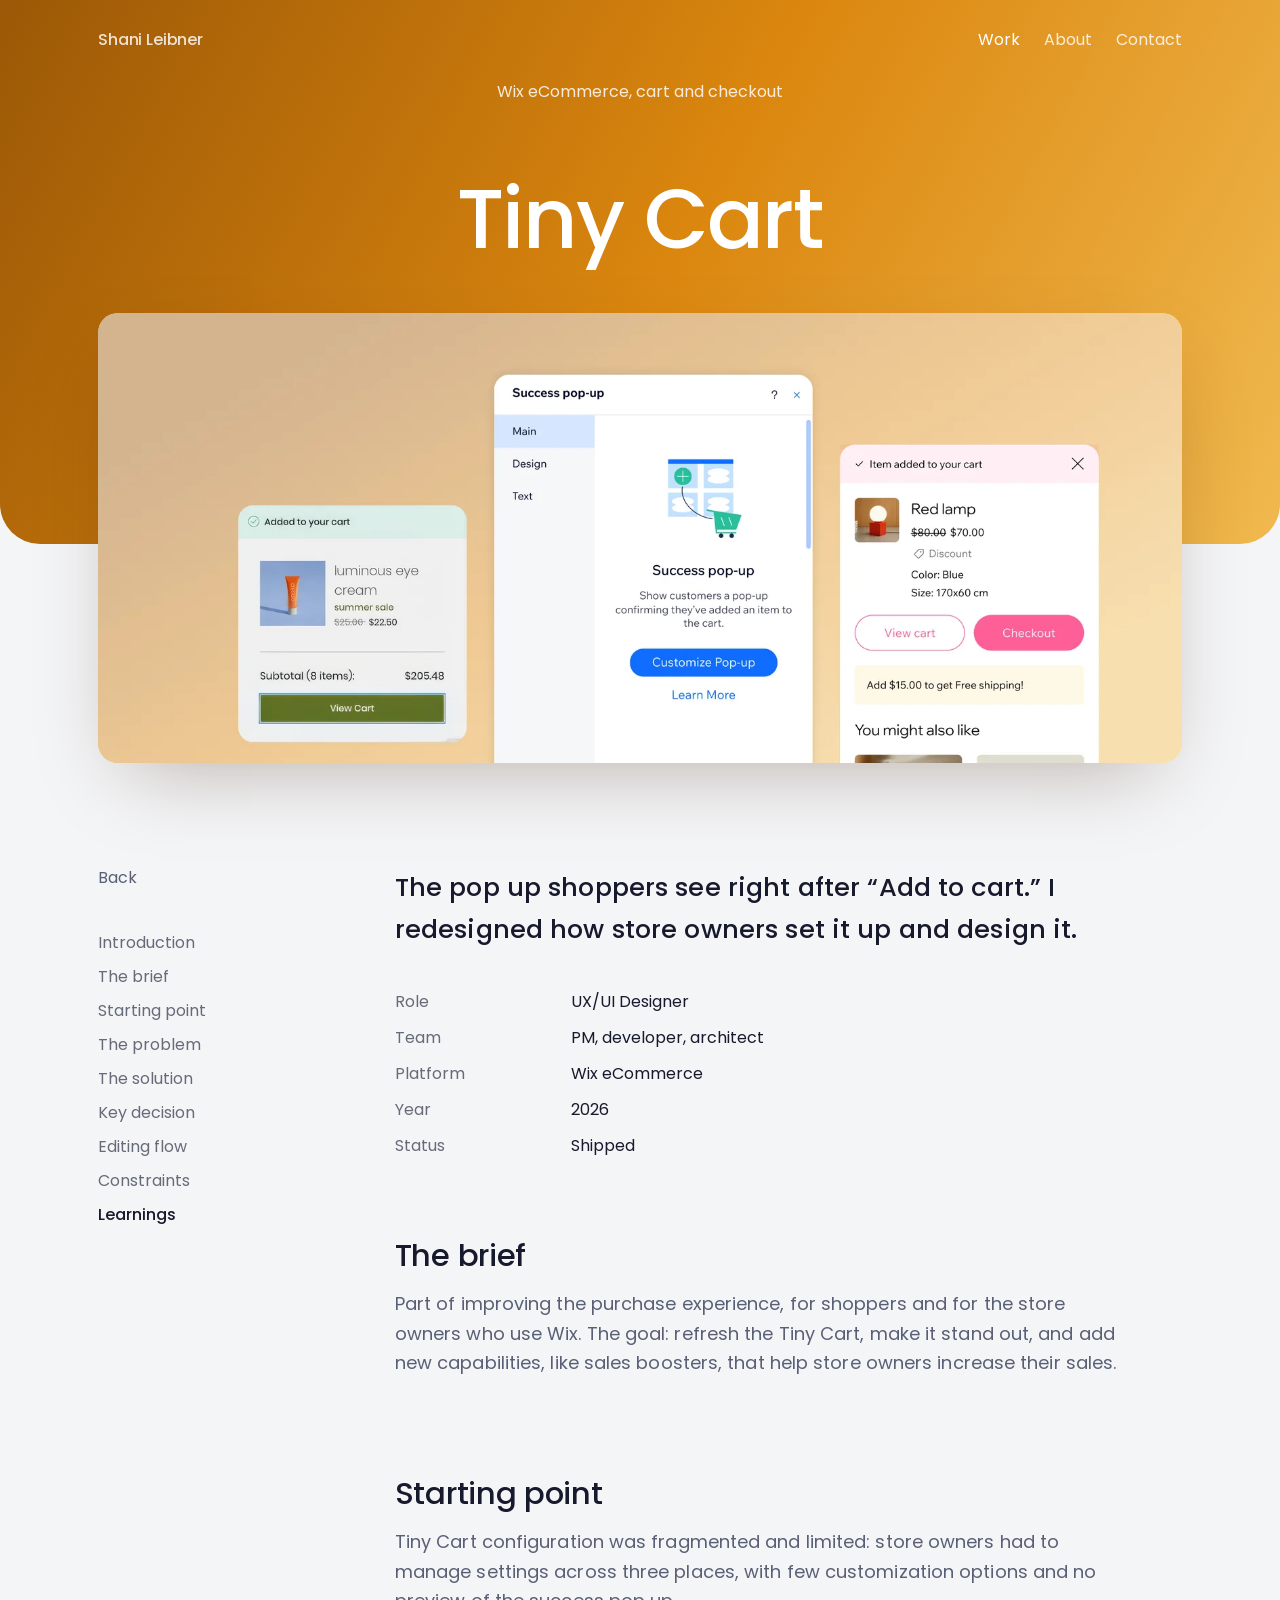
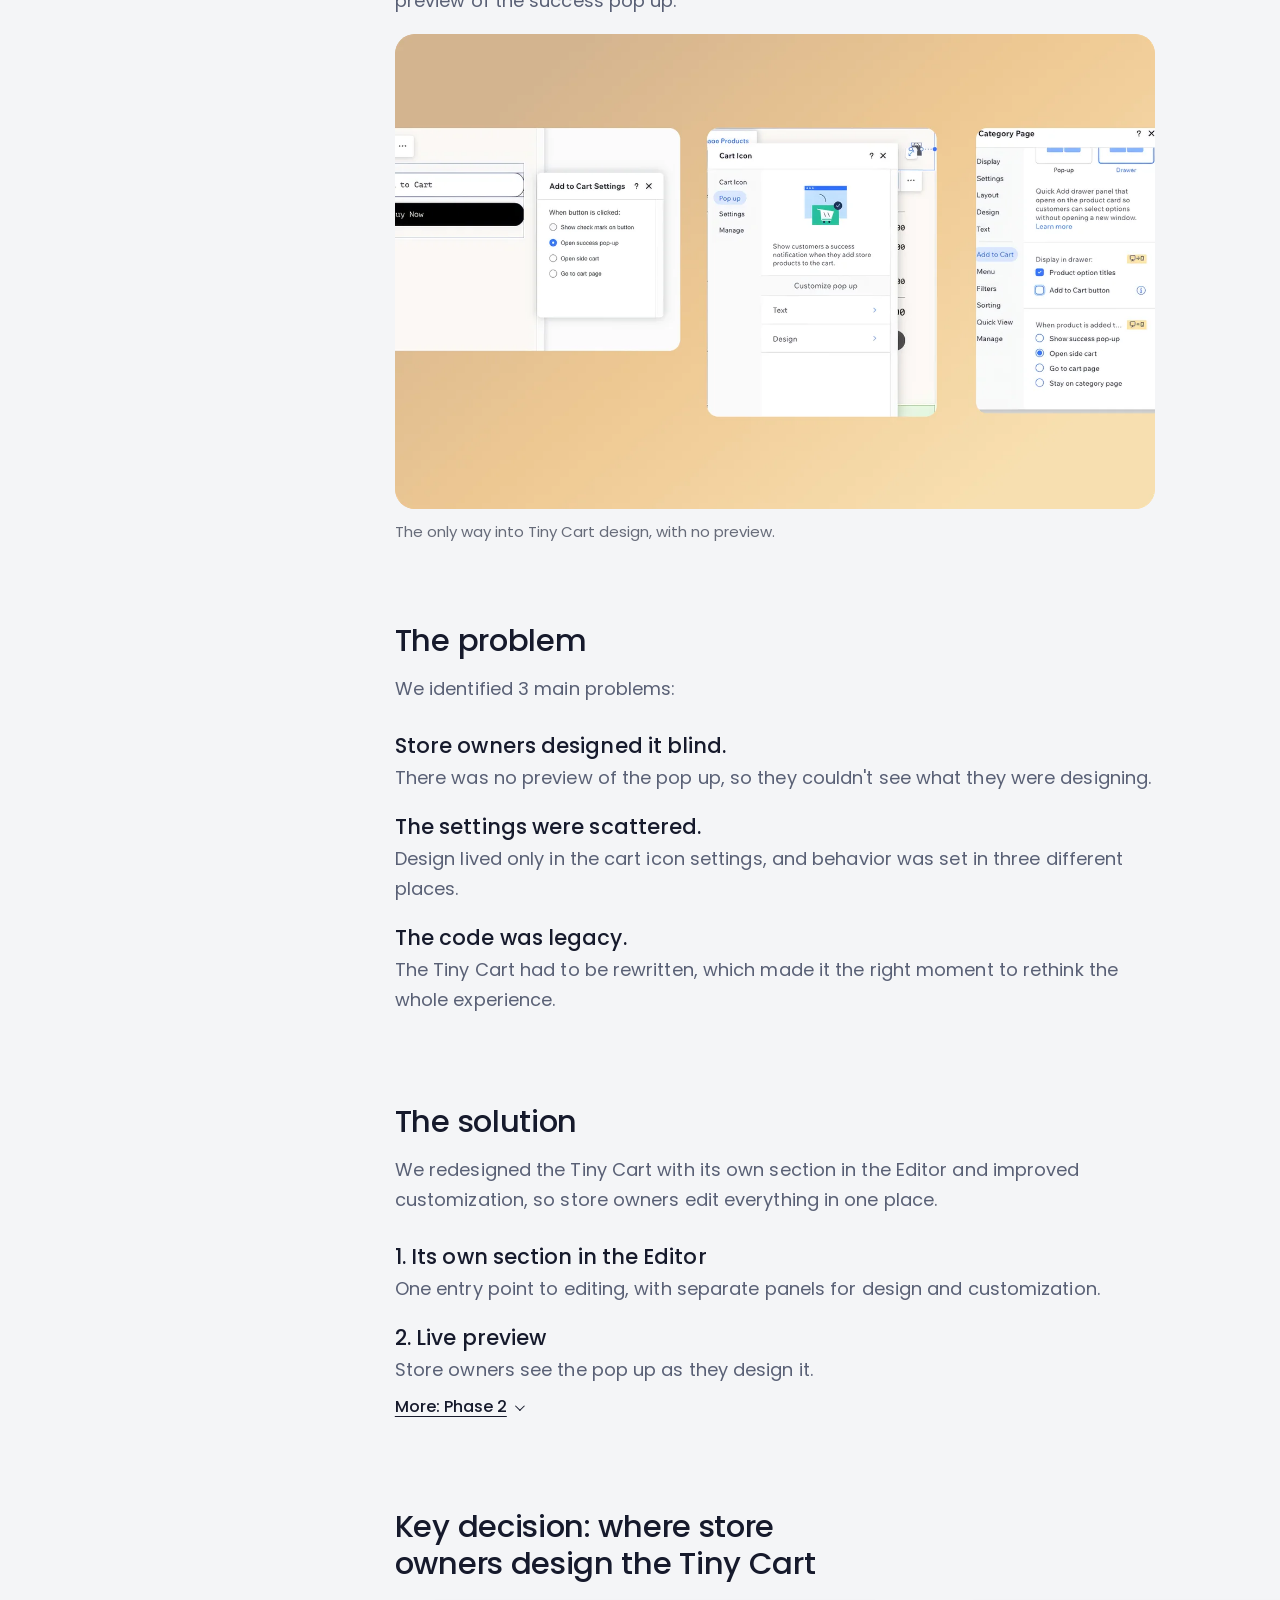
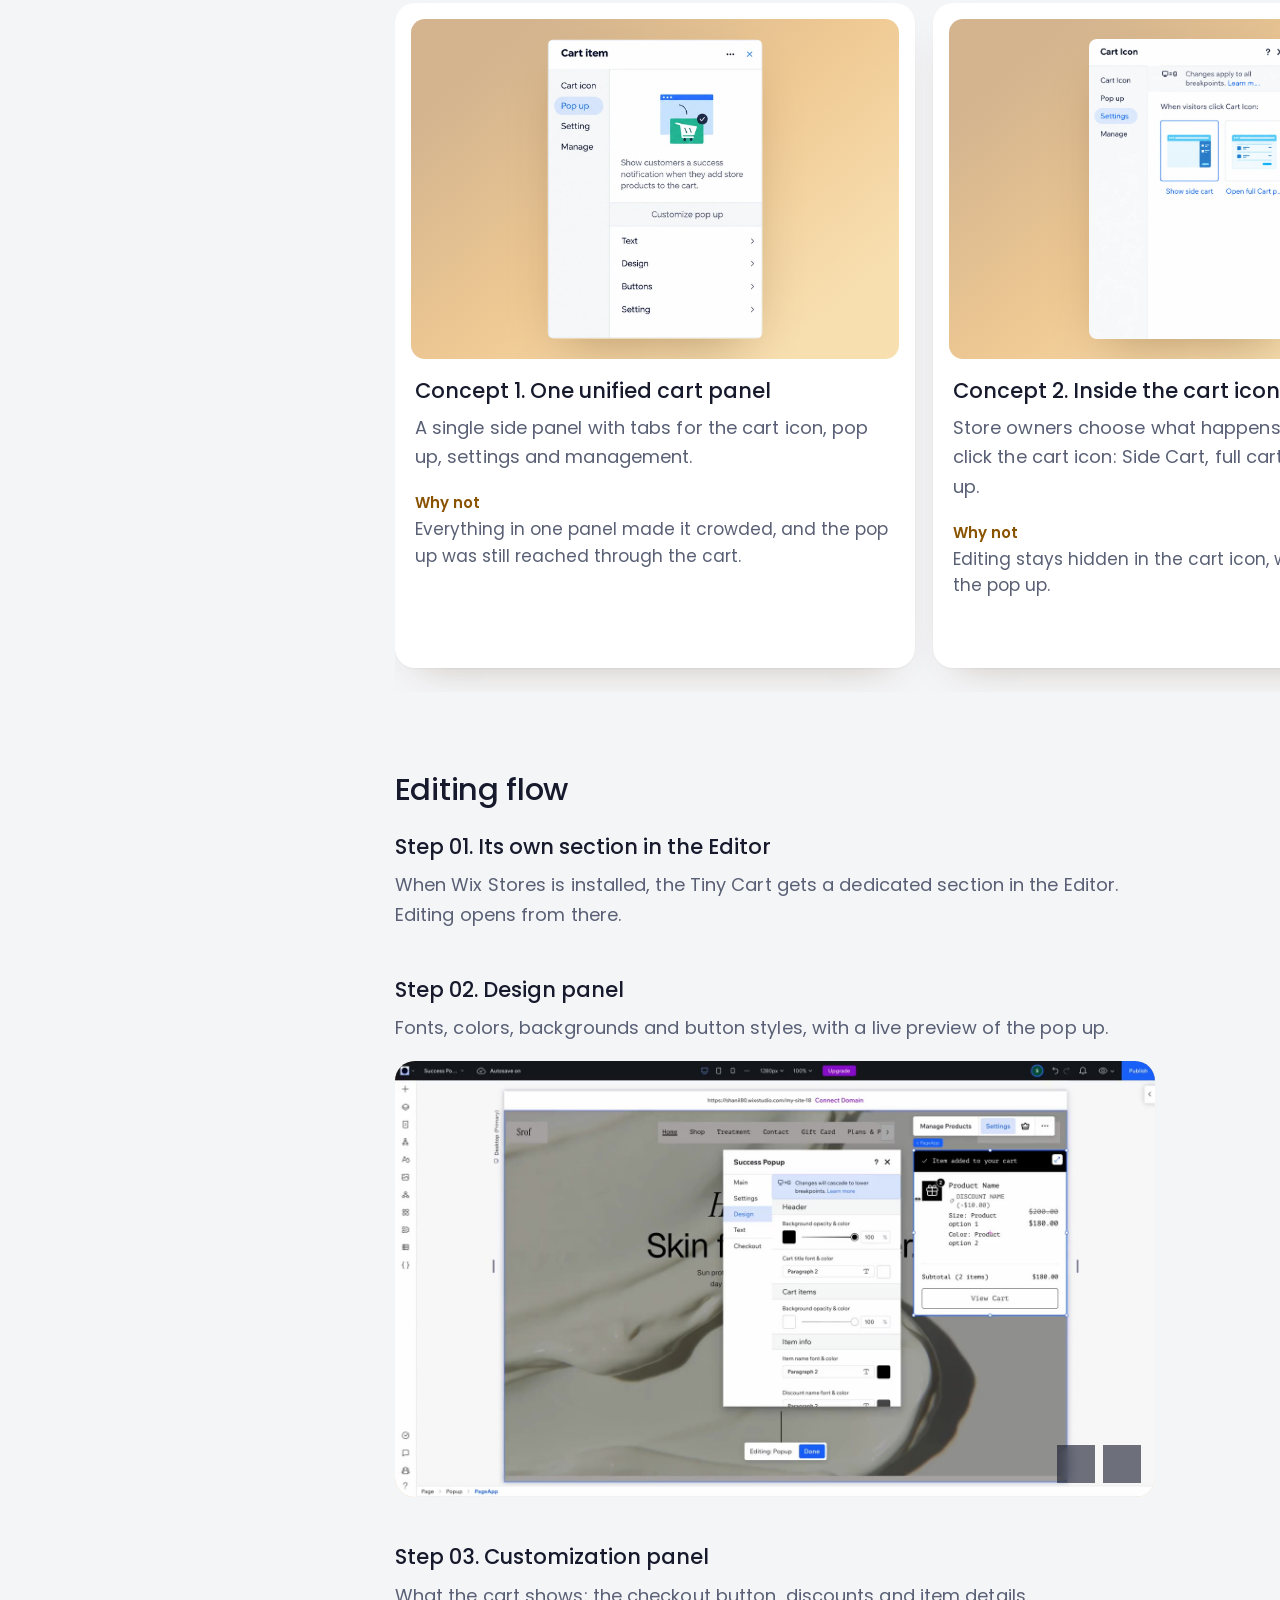
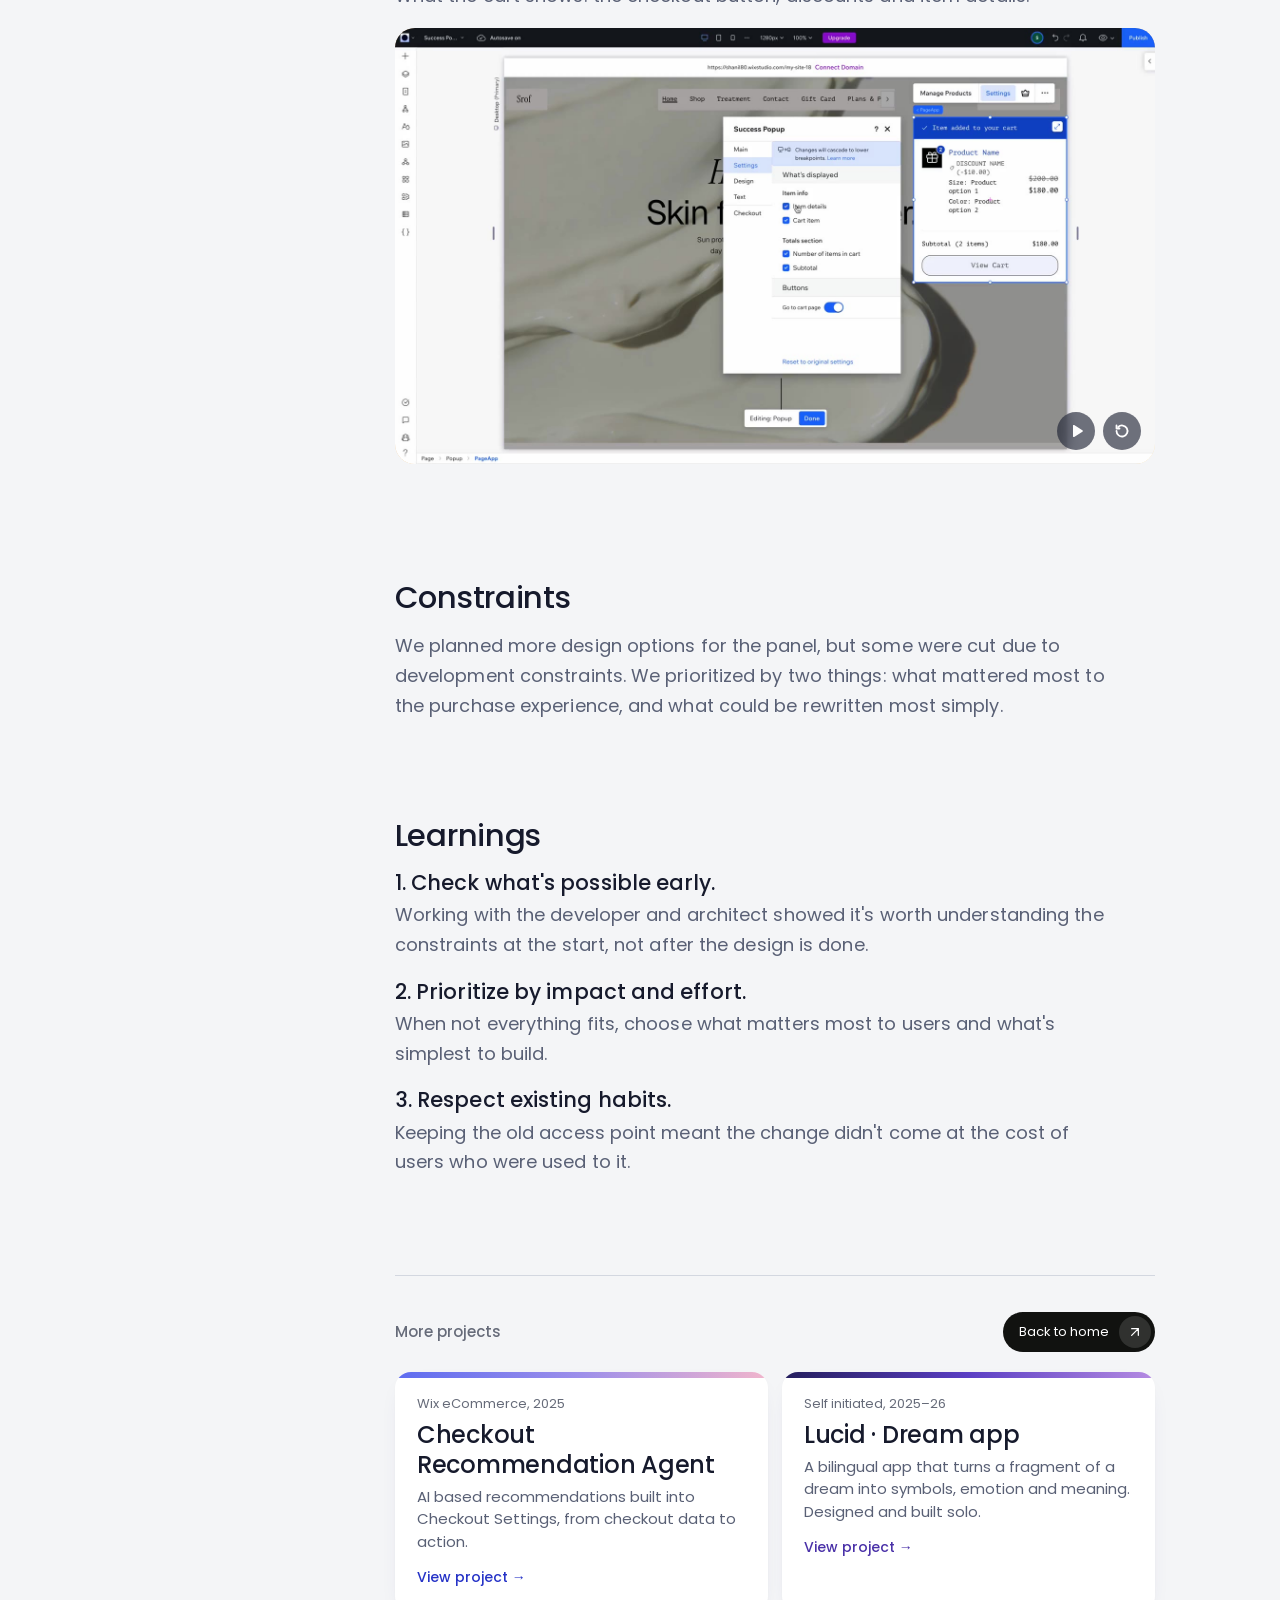
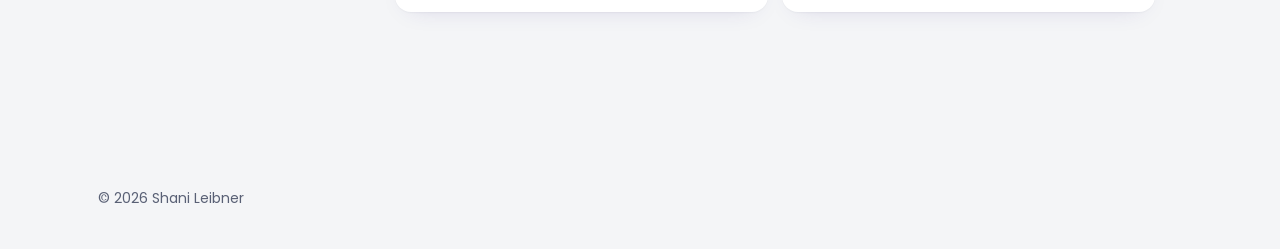
<file: tiny-cart.html>
<!doctype html>
<html lang="en">
<head>
  <meta charset="utf-8">
  <meta name="viewport" content="width=device-width, initial-scale=1">
  <title>Tiny Cart — Shani Leibner</title>
  <meta name="description" content="Turning the Wix mini-cart from a styling afterthought into a designed surface that moves buyers to checkout.">
  <meta property="og:title" content="Tiny Cart — Shani Leibner">
  <meta property="og:description" content="Turning the Wix mini-cart from a styling afterthought into a designed surface that moves buyers to checkout.">
  <meta property="og:type" content="article">
  <meta property="og:image" content="https://www.shanileibner.com/og-preview.jpg">
  <meta property="og:image:width" content="1200">
  <meta property="og:image:height" content="630">
  <meta property="og:image:alt" content="Shani Leibner, Product Designer. A creative eye. A thoughtful approach.">
  <meta property="og:url" content="https://www.shanileibner.com/tiny-cart">
  <meta property="og:site_name" content="Shani Leibner">
  <meta name="twitter:card" content="summary_large_image">
  <meta name="twitter:image" content="https://www.shanileibner.com/og-preview.jpg">
  <link rel="icon" href="/favicon.png" type="image/png">
  <link rel="apple-touch-icon" href="/apple-touch-icon.png">
  <link rel="preconnect" href="https://fonts.googleapis.com">
  <link rel="preconnect" href="https://fonts.gstatic.com" crossorigin>
  <link href="https://fonts.googleapis.com/css2?family=Poppins:wght@400;500;600&family=Bricolage+Grotesque:opsz,wdth,wght@12..96,75..100,400..700&family=Source+Serif+4:ital,opsz,wght@0,8..60,400..600;1,8..60,400&display=swap" rel="stylesheet">
  <style>

/* ------------------------------------------------------------
   Shani Leibner — portfolio
   Tokens: cool paper, ink, one accent per project.
   ------------------------------------------------------------ */

:root {
  --paper: #F4F5F7;
  --paper-2: #E9EBF0;
  --ink: #161A2C;
  --muted: #596075;
  --line: #D3D7E0;

  /* project accents: fill + text-safe ink */
  --checkout: #3346F0;   --checkout-ink: #2633C7;
  --dream: #5B3FC4;      --dream-ink: #4A31A8;
  --hotjar: #E2463A;     --hotjar-ink: #B8291E;
  --cart: #F0A21E;       --cart-ink: #8A5300;

  --accent: var(--ink);
  --accent-ink: var(--ink);

  --display: "Bricolage Grotesque", "Helvetica Neue", Arial, sans-serif;
  --text: "Source Serif 4", Georgia, "Times New Roman", serif;

  --max: 1180px;
  --gutter: clamp(20px, 4vw, 48px);
  --measure: 66ch;

  color-scheme: light;
}

body.p-checkout { --accent: var(--checkout); --accent-ink: var(--checkout-ink); }
body.p-dream    { --accent: var(--dream);    --accent-ink: var(--dream-ink); }
body.p-hotjar   { --accent: var(--hotjar);   --accent-ink: var(--hotjar-ink); }
body.p-cart     { --accent: var(--cart);     --accent-ink: var(--cart-ink); }

*, *::before, *::after { box-sizing: border-box; }

html { -webkit-text-size-adjust: 100%; scroll-behavior: smooth; }
@media (prefers-reduced-motion: reduce) { html { scroll-behavior: auto; } }

body {
  margin: 0;
  background: var(--paper);
  color: var(--ink);
  font-family: var(--display);
  font-size: 17px;
  line-height: 1.5;
  -webkit-font-smoothing: antialiased;
}

img { max-width: 100%; height: auto; display: block; }

a { color: inherit; text-underline-offset: 0.18em; text-decoration-thickness: 1px; }
a:hover { text-decoration-thickness: 2px; }

:focus-visible { outline: 2px solid var(--ink); outline-offset: 3px; border-radius: 2px; }

.skip {
  position: absolute; left: -9999px; top: 0;
  background: var(--ink); color: var(--paper); padding: 10px 14px; z-index: 10;
}
.skip:focus { left: 12px; top: 12px; }

.wrap { max-width: var(--max); margin: 0 auto; padding: 0 var(--gutter); }

/* ---------- Site header ---------- */
.site-head {
  display: flex; align-items: baseline; justify-content: space-between; gap: 24px;
  padding-top: 28px; padding-bottom: 28px;
}
.site-head .name { font-weight: 700; font-size: 18px; text-decoration: none; letter-spacing: -0.01em; }
.site-head nav { display: flex; gap: 24px; font-size: 16px; }
.site-head nav a { text-decoration: none; color: var(--muted); }
.site-head nav a:hover, .site-head nav a[aria-current="page"] { color: var(--ink); }

/* ---------- Home: hero ---------- */
.hero { padding-top: clamp(40px, 9vw, 120px); padding-bottom: clamp(56px, 9vw, 112px); }
.hero h1 {
  font-size: clamp(44px, 8.4vw, 116px);
  line-height: 0.96;
  letter-spacing: -0.035em;
  font-weight: 650;
  font-variation-settings: "wdth" 88;
  margin: 0;
}
.hero h1 .line { display: block; }
.hero .lede {
  font-family: var(--text);
  font-size: clamp(18px, 1.6vw, 21px);
  line-height: 1.6;
  color: var(--muted);
  max-width: 54ch;
  margin: 36px 0 0;
}
.hero .lede strong { color: var(--ink); font-weight: 600; }

/* one orchestrated load moment */
@media (prefers-reduced-motion: no-preference) {
  .hero h1 .line { opacity: 0; transform: translateY(0.25em); animation: rise 0.7s cubic-bezier(.2,.7,.2,1) forwards; }
  .hero h1 .line:nth-child(2) { animation-delay: 0.12s; }
  .hero h1 .line:nth-child(3) { animation-delay: 0.24s; }
  .hero .lede { opacity: 0; animation: fade 0.8s 0.5s ease forwards; }
}
@keyframes rise { to { opacity: 1; transform: none; } }
@keyframes fade { to { opacity: 1; } }

/* ---------- Home: work index (the one bold element) ---------- */
.work { padding-bottom: clamp(64px, 10vw, 140px); }
.section-title {
  font-size: 16px; font-weight: 600; color: var(--muted);
  margin: 0 0 16px; letter-spacing: 0;
}
.index { list-style: none; margin: 0; padding: 0; border-top: 1px solid var(--ink); }
.index li { border-bottom: 1px solid var(--line); }
.index a {
  --c: var(--ink);
  position: relative; display: grid;
  grid-template-columns: 1fr auto;
  gap: 8px 32px;
  padding: 28px 0 30px;
  text-decoration: none;
  isolation: isolate;
}
.index a::before {
  content: ""; position: absolute; inset: 0 calc(var(--gutter) * -1);
  background: var(--c); z-index: -1;
  transform: scaleY(0); transform-origin: bottom;
  transition: transform 0.35s cubic-bezier(.2,.7,.2,1);
}
.index a:hover::before, .index a:focus-visible::before { transform: scaleY(1); }
.index a:hover, .index a:focus-visible { color: #fff; }
.index a:focus-visible { outline: none; }
.index a:hover .meta, .index a:focus-visible .meta,
.index a:hover .line-desc, .index a:focus-visible .line-desc { color: rgba(255,255,255,.86); }

.index .title {
  font-size: clamp(32px, 5.6vw, 76px);
  line-height: 1;
  letter-spacing: -0.03em;
  font-weight: 600;
  font-variation-settings: "wdth" 85;
}
.index .swatch {
  width: 14px; height: 14px; border-radius: 50%;
  background: var(--c); align-self: start; margin-top: 0.6em;
  transition: background 0.2s;
}
.index a:hover .swatch, .index a:focus-visible .swatch { background: #fff; }
.index .line-desc {
  grid-column: 1 / -1;
  font-family: var(--text); font-size: 18px; color: var(--muted);
  max-width: 60ch; margin: 0;
}
.index .meta { grid-column: 1 / -1; font-size: 15px; color: var(--muted); }

.index .k-checkout a { --c: var(--checkout); }
.index .k-dream a    { --c: var(--dream); }
.index .k-hotjar a   { --c: var(--hotjar); }
.index .k-cart a     { --c: var(--cart-ink); }

@media (prefers-reduced-motion: reduce) { .index a::before { transition: none; } }

/* ---------- Home: about + contact ---------- */
.about {
  display: grid; grid-template-columns: 5fr 7fr; gap: 48px;
  padding-top: 56px; padding-bottom: clamp(64px, 10vw, 128px);
  border-top: none;
  background: linear-gradient(var(--ink), var(--ink)) no-repeat center top / calc(100% - 2 * var(--gutter)) 1px;
}
.about h2 {
  font-size: clamp(30px, 3.6vw, 46px); line-height: 1.05; letter-spacing: -0.025em;
  font-weight: 600; margin: 0;
}
.about .body p { font-family: var(--text); font-size: 19px; line-height: 1.65; margin: 0 0 1em; max-width: var(--measure); }
.about .photo {
  width: 168px; aspect-ratio: 4/5; background: var(--paper-2);
  border: 1px dashed var(--line); margin-top: 28px;
  display: grid; place-items: center; color: var(--muted); font-size: 13px; text-align: center;
}
.skills { display: grid; grid-template-columns: repeat(2, minmax(0, 1fr)); gap: 24px; margin-top: 32px; }
.skills h3 { font-size: 15px; font-weight: 600; margin: 0 0 6px; }
.skills p { font-family: var(--display) !important; font-size: 16px !important; color: var(--muted); margin: 0 !important; line-height: 1.5 !important; }

.contact {
  padding-top: 56px; padding-bottom: 56px;
  border-top: none;
  background: linear-gradient(var(--ink), var(--ink)) no-repeat center top / calc(100% - 2 * var(--gutter)) 1px;
  display: flex; flex-wrap: wrap; align-items: baseline; justify-content: space-between; gap: 24px;
}
.contact .big {
  font-size: clamp(30px, 5vw, 64px); letter-spacing: -0.03em; font-weight: 600; line-height: 1;
  font-variation-settings: "wdth" 88;
}
.contact ul { list-style: none; margin: 0; padding: 0; display: flex; gap: 28px; font-size: 18px; }

.site-foot { padding-top: 24px; padding-bottom: 40px; color: var(--muted); font-size: 14px; }

/* ---------- Case study ---------- */
body.p-checkout { --grad: linear-gradient(118deg, #5D6CF0 0%, #9D8FEA 48%, #F1B5CC 100%); }
body.p-dream    { --grad: linear-gradient(118deg, #241E5C 0%, #5B3FC4 52%, #B58BE2 100%); }
body.p-hotjar   { --grad: linear-gradient(118deg, #D9382D 0%, #EE7F66 52%, #F6C2AA 100%); }
body.p-cart     { --grad: linear-gradient(118deg, #9C5806 0%, #DB870F 52%, #F0B94F 100%); }

.cs-hero {
  position: relative;
  background: var(--grad);
  color: #fff;
  border-radius: 0 0 40px 40px;
  padding-bottom: clamp(140px, 22vw, 300px);
  margin-bottom: clamp(-260px, -18vw, -110px);
}
.cs-hero .site-head a, .cs-hero .site-head nav a { color: rgba(255,255,255,.82); }
.cs-hero .site-head a:hover, .cs-hero .site-head nav a[aria-current="page"] { color: #fff; }
.cs-hero :focus-visible { outline-color: #fff; }
.cs-hero h1 {
  font-family: var(--text);
  font-weight: 500;
  font-size: clamp(42px, 6.6vw, 92px);
  line-height: 1.02;
  letter-spacing: -0.02em;
  text-align: center;
  margin: clamp(32px, 6vw, 72px) auto 0;
  max-width: 20ch;
  text-wrap: balance;
  text-shadow: 0 1px 24px rgba(20, 16, 60, .18);
}
.cs-hero .context {
  text-align: center; margin: 0; font-size: 16px; color: rgba(255,255,255,.85);
}

.cs-hero.no-cover { padding-bottom: clamp(72px, 10vw, 120px); margin-bottom: clamp(56px, 8vw, 96px); }
.cs-cover { position: relative; margin: 0 auto clamp(56px, 8vw, 104px); }

/* image panels: soft project gradient, rounded */
.ph {
  width: 100%; aspect-ratio: 16/10;
  background: var(--grad);
  border-radius: 20px;
  position: relative; overflow: hidden;
  display: grid; place-items: center; text-align: center;
  padding: 24px;
}
.ph::before { content: ""; position: absolute; inset: 0; background: rgba(255,255,255,.55); }
.ph > * , .ph { color: var(--ink); }
.ph { font-size: 15px; }
.ph span.lbl {
  position: relative; background: rgba(255,255,255,.85); border-radius: 999px;
  padding: 8px 16px; max-width: 90%;
}
.cs-cover .ph { aspect-ratio: 16/9; box-shadow: 0 30px 80px -30px rgba(20, 16, 60, .35); }
.cs-cover .ph::before { background: rgba(255,255,255,.28); }
.ph.tall { aspect-ratio: 9/16; max-width: 300px; }
.ph.wide { aspect-ratio: 21/9; }

.cs-layout {
  display: grid; grid-template-columns: 220px minmax(0, 1fr); gap: clamp(40px, 6vw, 96px);
  padding-bottom: 96px;
}
.cs-side { position: sticky; top: 40px; align-self: start; font-size: 16px; }
.cs-side .back { display: inline-block; color: var(--muted); text-decoration: none; margin-bottom: 36px; }
.cs-side .back:hover { color: var(--ink); }
.toc ol { list-style: none; margin: 0; padding: 0; }
.toc a { display: block; padding: 5px 0; color: #666B79; text-decoration: none; transition: color .2s; }
.toc a:hover { color: var(--ink); }
.toc a.is-active { color: var(--ink); font-weight: 500; }

.cs-body { max-width: 760px; }
.cs-body .intro {
  font-family: var(--text); font-size: clamp(22px, 2.1vw, 27px); line-height: 1.4;
  color: var(--ink); margin: 0 0 16px; max-width: 34em;
}
.facts { margin: 40px 0 0; padding: 0; display: grid; gap: 12px; }
.facts div { display: grid; grid-template-columns: 160px minmax(0, 1fr); gap: 16px; }
.facts dt { color: #666B79; font-size: 16px; }
.facts dd { margin: 0; font-size: 16px; color: var(--ink); }

.cs-body section { padding-bottom: 80px; scroll-margin-top: 32px; }
.cs-body h2 {
  font-family: var(--text); font-weight: 500;
  font-size: clamp(26px, 2.4vw, 32px); line-height: 1.2; letter-spacing: -0.01em;
  margin: 0 0 14px; max-width: 32ch; text-wrap: balance;
}
.cs-body h3 { font-family: var(--text); font-size: 21px; font-weight: 500; margin: 32px 0 8px; }
.cs-body p, .cs-body li {
  font-family: var(--display); font-size: 18px; line-height: 1.65; color: var(--muted);
  letter-spacing: 0.005em; max-width: var(--measure);
}
.cs-body p { margin: 0 0 1em; }
.cs-body strong { color: var(--ink); font-weight: 600; }
.cs-body ul { padding-left: 1.1em; margin: 0 0 1em; }
.cs-body li { margin-bottom: 0.4em; }
.cs-body .kicker { font-size: 14px; color: #666B79; margin: 0 0 10px; }

blockquote.voice {
  margin: 28px 0; padding: 4px 0 4px 22px; border-left: 3px solid var(--accent);
  font-family: var(--text); font-style: italic; font-size: 22px; line-height: 1.45; max-width: 34em;
}

/* model / flow strip: soft chips */
.flow { list-style: none; padding: 0; margin: 28px 0; display: grid; grid-template-columns: repeat(auto-fit, minmax(150px, 1fr)); gap: 10px; }
.flow li {
  max-width: none !important; margin: 0 !important;
  background: #fff; border-radius: 14px; padding: 16px 18px;
  font-size: 15px !important; line-height: 1.35 !important;
  box-shadow: 0 1px 0 var(--line);
}
.flow li b { display: block; font-family: var(--text); font-weight: 500; font-size: 19px; color: var(--ink); margin-bottom: 4px; }

/* decisions */
.decision { background: #fff; border-radius: 18px; padding: 24px 26px 18px; margin-top: 16px; }
.decision h3 { margin-top: 0; }
.decision dl { display: grid; grid-template-columns: 96px minmax(0, 1fr); gap: 8px 20px; margin: 0; }
.decision dt { font-size: 15px; color: var(--accent-ink); font-weight: 600; padding-top: 2px; }
.decision dd { margin: 0; font-size: 17px; line-height: 1.55; color: var(--muted); }

figure { margin: 36px 0; }
figcaption { font-size: 15px; color: #666B79; margin-top: 12px; max-width: 64ch; line-height: 1.5; }
figcaption b { color: var(--ink); font-weight: 500; }
.pair { display: grid; grid-template-columns: 1fr 1fr; gap: 20px; }
.pair figure { margin: 0; }
.pair .tag { font-size: 15px; font-weight: 600; color: var(--ink) !important; margin: 0 0 10px !important; }
.trio { display: grid; grid-template-columns: repeat(3, minmax(0, 1fr)); gap: 16px; }

.todo {
  background: #FFF6D6; border: 1px dashed #C9A227; border-radius: 12px; padding: 16px 18px;
  font-size: 15px !important; color: #5C4A00 !important;
}

.next { display: block; text-decoration: none; border-top: 1px solid var(--line); padding: 36px 0 56px; }
.next span { font-size: 15px; color: #666B79; display: block; margin-bottom: 8px; }
.next strong { font-family: var(--text); font-weight: 500; font-size: clamp(30px, 4vw, 48px); line-height: 1.05; }
.next:hover strong { text-decoration: underline; text-decoration-thickness: 1px; text-underline-offset: 0.14em; }

/* ---------- Responsive ---------- */
@media (max-width: 900px) {
  .cs-layout { grid-template-columns: minmax(0, 1fr); gap: 0; }
  .cs-side { display: none; }
  .about { grid-template-columns: 1fr; gap: 24px; }
}
@media (max-width: 640px) {
  body { font-size: 16px; }
  .site-head nav { gap: 16px; }
  .pair, .trio { grid-template-columns: 1fr; }
  .decision dl { grid-template-columns: 1fr; gap: 4px; }
  .decision dd { margin-bottom: 12px; }
  .skills { grid-template-columns: 1fr; }
  .cs-body p, .cs-body li { font-size: 17px; }
  .facts div { grid-template-columns: 110px minmax(0,1fr); }
  .cs-hero { border-radius: 0 0 24px 24px; }
  .index .swatch { display: none; }
  .index a { grid-template-columns: 1fr; }
}



/* ---------- Tiny Cart page (from Figma draft 261:785) ---------- */
body.p-cart { --display: "Poppins", "Helvetica Neue", Arial, sans-serif; --text: "Poppins", "Helvetica Neue", Arial, sans-serif; }
body.p-cart .cs-hero h1 { font-weight: 500; letter-spacing: -0.02em; text-shadow: none; }
body.p-cart .cs-body h2 { font-weight: 500; font-size: clamp(26px, 2.4vw, 32px); letter-spacing: -0.01em; max-width: none; }
body.p-cart .cs-body .intro { font-weight: 500; font-size: clamp(21px, 2vw, 26px); }
body.p-cart .cs-body p, body.p-cart .cs-body li { font-size: 18px; line-height: 1.65; }
.shot { margin: 8px 0 0; }
.shot .frame {
  position: relative; border-radius: 20px; overflow: hidden;
  background: linear-gradient(140deg, #D3B48F 14%, #EFC993 50%, #F8DFB0 86%);
  display: grid; place-items: center; grid-template-columns: minmax(0, 1fr); min-height: 180px; min-width: 0;
}
.shot img, .shot video { display: block; width: 100%; height: auto; }
.shot video { cursor: pointer; }
/* video controls: pause/play and restart, added by the script */
.vid-ctrl { position: absolute; right: 14px; bottom: 14px; z-index: 2; display: flex; gap: 8px; }
.vid-ctrl button {
  display: grid; place-items: center; width: 38px; height: 38px; padding: 0; border: 0; border-radius: 50%;
  background: rgba(22, 26, 44, .72); color: #fff; cursor: pointer; opacity: .85;
  -webkit-backdrop-filter: blur(6px); backdrop-filter: blur(6px);
  transition: background .2s ease, transform .2s ease, opacity .2s ease;
}
.shot .frame:hover .vid-ctrl button, .vid-ctrl button:focus-visible { opacity: 1; }
.vid-ctrl button:hover { background: rgba(22, 26, 44, .92); transform: scale(1.06); }
.vid-ctrl svg { width: 16px; height: 16px; }
.vid-ctrl .i-play { display: none; }
.vid-ctrl .is-paused .i-play { display: block; }
.vid-ctrl .is-paused .i-pause { display: none; }
.shot .frame.missing img { display: none; }
.shot .frame .lbl { display: none; max-width: calc(100% - 32px); text-align: center; background: rgba(255,255,255,.85); border-radius: 999px; padding: 8px 16px; font-size: 15px; color: var(--ink); }
.shot .frame.missing .lbl { display: block; }
.shot .frame.missing { aspect-ratio: 16/10; }
.shot .frame.missing { min-height: 0; }
.cs-cover .shot .frame.missing { aspect-ratio: 1144/475; }
.cs-cover .shot { margin: 0; }
.shot figcaption { margin-top: 12px; }
.cs-cover .shot .frame { box-shadow: 0 30px 80px -30px rgba(60, 30, 0, .35); }
.cs-body .problems { margin: 0; padding: 0; list-style: none; }
.problems li { padding: 10px 0; max-width: none !important; margin: 0 !important; }
.problems b, .learn b { display: block; font-weight: 500; font-size: 21px; line-height: 1.3; color: var(--ink); margin-bottom: 4px; }
.problems span, .learn span { color: var(--muted); }
.sol-cards { display: grid; gap: 10px; margin: 20px 0; }
.sol-card { background: #fff; border-radius: 14px; padding: 16px 18px; }
.sol-card b { display: block; font-weight: 500; font-size: 19px; line-height: 1.3; color: var(--ink); margin-bottom: 4px; }
.sol-card span { font-size: 15px; line-height: 1.5; color: var(--muted); }
.notes p { font-size: 17px !important; margin: 0 0 6px !important; }
.notes strong { color: var(--ink); font-weight: 500; }
.more-notes summary { display: inline-flex; align-items: center; gap: 8px; cursor: pointer; list-style: none; font-size: 16px; font-weight: 500; color: var(--ink); margin-bottom: 10px; text-decoration: underline; text-underline-offset: 4px; text-decoration-thickness: 1px; }
.more-notes summary::-webkit-details-marker { display: none; }
.more-notes .chev { width: 7px; height: 7px; border-right: 1.6px solid currentColor; border-bottom: 1.6px solid currentColor; transform: rotate(45deg) translateY(-2px); transition: transform .25s ease; }
.more-notes[open] .chev { transform: rotate(-135deg) translateY(-2px); }
.more-notes summary:hover { color: #8A5300; }
.kicker-cart { font-weight: 600; font-size: 15px !important; color: #8A5300 !important; margin: -4px 0 8px !important; }
.concept { background: #fff; border-radius: 18px; padding: 24px 26px 18px; margin-top: 16px; }
.concept h3 { margin: 0 0 8px !important; font-family: var(--display); font-weight: 500; font-size: 21px; line-height: 1.3; }
.concept > p { font-size: 17px !important; line-height: 1.55 !important; margin: 0 0 12px !important; }
.concept dl { display: grid; grid-template-columns: 96px minmax(0, 1fr); gap: 8px 20px; margin: 0; }
.concept dt { font-size: 15px; font-weight: 600; color: #8A5300; padding-top: 2px; }
.concept dd { margin: 0; font-size: 17px; line-height: 1.55; color: var(--muted); }
.concept.chosen { box-shadow: inset 0 0 0 2px #DB870F; }
.concept .badge { display: inline-block; margin-left: 8px; font-size: 13px; font-weight: 600; color: #fff; background: #9A5E06; border-radius: 999px; padding: 2px 10px; vertical-align: 3px; }
.step { padding-top: 8px; margin-bottom: 36px; }
.step h3 { margin: 0 0 8px !important; font-family: var(--display); font-weight: 500; font-size: 21px; }
.learn { margin: 0 0 18px; }
@media (max-width: 640px) { .concept dl { grid-template-columns: 1fr; gap: 2px; } .concept dd { margin-bottom: 10px; } }
.concept-shot { margin: 0 0 20px; }
.concept-shot .frame { padding: clamp(20px, 4vw, 40px); }
.concept-shot img { width: auto; max-width: 100%; max-height: 420px; border-radius: 12px; box-shadow: 0 20px 50px -20px rgba(60, 30, 0, .35); }

/* scroll reveal: only hides content once JS confirms it can show it again */
@media (prefers-reduced-motion: no-preference) {
  .js-reveal .reveal .frame { clip-path: inset(0 0 100% 0 round 20px); transition: clip-path 0.9s cubic-bezier(.2,.7,.2,1); }
  .js-reveal .reveal img { opacity: 0; transform: translateY(24px) scale(.96); transition: opacity 0.8s 0.25s ease, transform 0.9s 0.25s cubic-bezier(.2,.7,.2,1); }
  .js-reveal .reveal.is-visible .frame { clip-path: inset(0 0 0 0 round 20px); }
  .js-reveal .reveal.is-visible img { opacity: 1; transform: none; }
}
/* key decision: concepts in a horizontal row; the chosen one is last */
.concept-stack {
  display: flex; gap: 18px; margin: 16px clamp(-200px, -12vw, 0px) 0 0; padding: 4px 4px 24px 0;
  overflow-x: auto; overflow-y: hidden; scroll-snap-type: x mandatory; scroll-behavior: smooth; scrollbar-width: none;
}
.concept-stack::-webkit-scrollbar { display: none; }
.concept-stack .concept {
  flex: 0 0 min(520px, 86%); scroll-snap-align: start; margin: 0;
  display: flex; flex-direction: column; gap: 18px; padding: 16px 16px 20px; border-radius: 20px; background: #fff;
  box-shadow: 0 1px 2px rgba(22, 26, 44, .04), 0 18px 40px -26px rgba(80, 50, 10, .35);
}
.concept-stack .concept.chosen { box-shadow: inset 0 0 0 2px #DB870F, 0 18px 40px -26px rgba(80, 50, 10, .35); }
.concept-stack .concept-shot { margin: 0; }
.concept-stack .concept-shot .frame { height: 340px; min-height: 0; padding: 20px; border-radius: 14px; overflow: hidden; }
.concept-stack .concept-shot img { width: auto; height: auto; max-width: 100%; max-height: 300px; border-radius: 8px; }
.concept-stack .concept-text { padding: 0 4px; }
.concept-stack .concept h3 { margin-top: 0 !important; }
.concept-stack .concept dl { grid-template-columns: 1fr; gap: 2px; }
.concept-stack .concept dd { margin-bottom: 0; }
.cs-nav { display: flex; gap: 10px; margin: 4px 0 0; }
.cs-btn { display: grid; place-items: center; width: 38px; height: 38px; padding: 0; border: 0; border-radius: 50%; background: #111210; color: #fff; cursor: pointer; transition: background .2s ease, opacity .2s ease; }
.cs-btn:hover { background: #000; }
.cs-btn:disabled { opacity: .3; cursor: default; }
.cs-btn svg { width: 16px; height: 16px; }
@media (max-width: 640px) {
  .concept-stack { margin-right: 0; }
  .concept-stack .concept-shot .frame { height: 240px; }
  .concept-stack .concept-shot img { max-height: 200px; }
}
</style>
  <link rel="stylesheet" href="reveal.css">
  <script>document.documentElement.classList.add('rv-on');setTimeout(function(){if(!window.__rv)document.documentElement.classList.remove('rv-on');},2500);</script>
  <script src="reveal.js" defer></script>
  <link rel="stylesheet" href="site.css">
  <script src="site.js" defer></script>
</head>
<body class="p-cart">
  <a class="skip" href="#intro">Skip to content</a>

  <main>
    <header class="cs-hero">
      <div class="site-head wrap">
        <a class="name" href="index.html">Shani Leibner</a>
        <nav aria-label="Main">
          <a href="index.html#work" aria-current="page">Work</a>
          <a href="index.html#about">About</a>
          <a href="index.html#contact">Contact</a>
        </nav>
      </div>
      <div class="wrap">
        <p class="context">Wix eCommerce, cart and checkout</p>
        <h1>Tiny Cart</h1>
      </div>
    </header>

    <div class="cs-cover wrap">
      <figure class="shot">
          <div class="frame"><img src="tiny-cart-cover.webp" alt="The new Tiny Cart editing experience, with the live preview" loading="eager" onerror="this.parentNode.classList.add('missing')"><span class="lbl">The new Tiny Cart editing experience, with the live preview</span></div>
        </figure>
    </div>

    <div class="cs-layout wrap">
      <aside class="cs-side">
        <a class="back" href="index.html#work">Back</a>
        <nav class="toc" aria-label="On this page">
          <ol>
            <li><a href="#intro">Introduction</a></li>
            <li><a href="#brief">The brief</a></li>
            <li><a href="#starting-point">Starting point</a></li>
            <li><a href="#problem">The problem</a></li>
            <li><a href="#solution">The solution</a></li>
            <li><a href="#decision">Key decision</a></li>
            <li><a href="#flow">Editing flow</a></li>
            <li><a href="#constraints">Constraints</a></li>
            <li><a href="#learnings">Learnings</a></li>
          </ol>
        </nav>
      </aside>

      <article class="cs-body">
        <section id="intro" class="intro-block">
          <p class="intro">The pop up shoppers see right after “Add to cart.” I redesigned how store owners set it up and design it.</p>
          <dl class="facts">
            <div><dt>Role</dt><dd>UX/UI Designer</dd></div>
            <div><dt>Team</dt><dd>PM, developer, architect</dd></div>
            <div><dt>Platform</dt><dd>Wix eCommerce</dd></div>
            <div><dt>Year</dt><dd>2026</dd></div>
            <div><dt>Status</dt><dd>Shipped</dd></div>
          </dl>
        </section>

        <section id="brief">
          <h2>The brief</h2>
          <p>Part of improving the purchase experience, for shoppers and for the store owners who use Wix. The goal: refresh the Tiny Cart, make it stand out, and add new capabilities, like sales boosters, that help store owners increase their sales.</p>
        </section>

        <section id="starting-point">
          <h2>Starting point</h2>
          <p>Tiny Cart configuration was fragmented and limited: store owners had to manage settings across three places, with few customization options and no preview of the success pop up.</p>
          <figure class="shot">
          <div class="frame"><img src="tiny-cart-before.webp" alt="Before: the cart icon settings panel" loading="lazy" onerror="this.parentNode.classList.add('missing')"><span class="lbl">Before: the cart icon settings panel</span></div>
          <figcaption>The only way into Tiny Cart design, with no preview.</figcaption>
        </figure>
        </section>

        <section id="problem">
          <h2>The problem</h2>
          <p>We identified 3 main problems:</p>
          <ul class="problems">
            <li><b>Store owners designed it blind.</b><span>There was no preview of the pop up, so they couldn't see what they were designing.</span></li>
            <li><b>The settings were scattered.</b><span>Design lived only in the cart icon settings, and behavior was set in three different places.</span></li>
            <li><b>The code was legacy.</b><span>The Tiny Cart had to be rewritten, which made it the right moment to rethink the whole experience.</span></li>
          </ul>
        </section>

        <section id="solution">
          <h2>The solution</h2>
          <p>We redesigned the Tiny Cart with its own section in the Editor and improved customization, so store owners edit everything in one place.</p>
          <ul class="problems">
            <li><b>1. Its own section in the Editor</b><span>One entry point to editing, with separate panels for design and customization.</span></li>
            <li><b>2. Live preview</b><span>Store owners see the pop up as they design it.</span></li>
          </ul>
          <details class="notes more-notes">
            <summary>More: Phase 2<span class="chev" aria-hidden="true"></span></summary>
            <p><strong>Also new:</strong> A checkout button, and clearer item and discount display.</p>
            <p><strong>Phase 2:</strong> Routing per entry point, so store owners choose Side Cart or Tiny Cart for each one, and two sales booster slots.</p>
          </details>
        </section>

        <section id="decision">
          <h2>Key decision: where store owners design the Tiny Cart</h2>

          <div class="concept-stack" tabindex="0" aria-label="Concepts explored">
          <div class="concept">
            <figure class="shot concept-shot">
              <div class="frame"><img src="tiny-cart-concept-3.webp" decoding="async" alt="Unified Cart item panel with tabs for cart icon, pop up, setting and manage, showing pop up customization options" onerror="this.parentNode.classList.add('missing')"><span class="lbl">Concept 1</span></div>
            </figure>
            <div class="concept-text">
            <h3>Concept 1. One unified cart panel</h3>
            <p>A single side panel with tabs for the cart icon, pop up, settings and management.</p>
            <dl><dt>Why not</dt><dd>Everything in one panel made it crowded, and the pop up was still reached through the cart.</dd></dl>
            </div>
          </div>
          <div class="concept">
            <figure class="shot concept-shot">
              <div class="frame"><img src="tiny-cart-concept-1.webp" decoding="async" alt="Cart Icon panel with a Settings tab where store owners choose between showing the side cart or opening the full cart page" onerror="this.parentNode.classList.add('missing')"><span class="lbl">Concept 2</span></div>
            </figure>
            <div class="concept-text">
            <h3>Concept 2. Inside the cart icon panel</h3>
            <p>Store owners choose what happens when shoppers click the cart icon: Side Cart, full cart page, or pop up.</p>
            <dl><dt>Why not</dt><dd>Editing stays hidden in the cart icon, with no preview of the pop up.</dd></dl>
            </div>
          </div>
          <div class="concept chosen">
            <figure class="shot concept-shot">
              <div class="frame"><img src="tiny-cart-concept-2.webp" decoding="async" alt="Editor pages menu listing Side Cart and the pop up cart under Cart and Thank You in Store Pages" onerror="this.parentNode.classList.add('missing')"><span class="lbl">Concept 3</span></div>
            </figure>
            <div class="concept-text">
            <h3>Concept 3. Its own page in the Editor<span class="badge">Chosen</span></h3>
            <p>The pop up cart appears under Store Pages, right next to the Side Cart.</p>
            <dl><dt>Why</dt><dd>It follows a pattern store owners already know from the Side Cart, gives the Tiny Cart a clear entry point, and opens editing with a live preview. Access from the cart icon stayed, so existing users didn't face a dramatic change.</dd></dl>
            </div>
          </div>
          <div class="cs-nav">
            <button type="button" class="cs-btn prev" aria-label="Previous concept"><svg viewBox="0 0 18 18" fill="none" stroke="currentColor" stroke-width="1.6" stroke-linecap="round" stroke-linejoin="round" aria-hidden="true"><path d="M11 4L6 9l5 5"/></svg></button>
            <button type="button" class="cs-btn next" aria-label="Next concept"><svg viewBox="0 0 18 18" fill="none" stroke="currentColor" stroke-width="1.6" stroke-linecap="round" stroke-linejoin="round" aria-hidden="true"><path d="M7 4l5 5-5 5"/></svg></button>
          </div>
        </section>

        <section id="flow">
          <h2>Editing flow</h2>
          <div class="step">
            <h3>Step 01. Its own section in the Editor</h3>
            <p>When Wix Stores is installed, the Tiny Cart gets a dedicated section in the Editor. Editing opens from there.</p>
          </div>
          <div class="step">
            <h3>Step 02. Design panel</h3>
            <p>Fonts, colors, backgrounds and button styles, with a live preview of the pop up.</p>
            <figure class="shot">
          <div class="frame"><video src="tiny-cart-design-panel.mp4" poster="tiny-cart-design-panel-poster.jpg" aria-label="Design panel with live preview" autoplay muted loop playsinline preload="metadata"></video></div>
        </figure>
          </div>
          <div class="step">
            <h3>Step 03. Customization panel</h3>
            <p>What the cart shows: the checkout button, discounts and item details.</p>
            <figure class="shot">
          <div class="frame"><video src="tiny-cart-customization-panel.mp4" poster="tiny-cart-customization-panel-poster.jpg" aria-label="Customization panel" autoplay muted loop playsinline preload="metadata"></video></div>
        </figure>
          </div>
        </section>

        <section id="constraints">
          <h2>Constraints</h2>
          <p>We planned more design options for the panel, but some were cut due to development constraints. We prioritized by two things: what mattered most to the purchase experience, and what could be rewritten most simply.</p>
        </section>

        <section id="learnings">
          <h2>Learnings</h2>
          <p class="learn"><b>1. Check what's possible early.</b><span>Working with the developer and architect showed it's worth understanding the constraints at the start, not after the design is done.</span></p>
          <p class="learn"><b>2. Prioritize by impact and effort.</b><span>When not everything fits, choose what matters most to users and what's simplest to build.</span></p>
          <p class="learn"><b>3. Respect existing habits.</b><span>Keeping the old access point meant the change didn't come at the cost of users who were used to it.</span></p>
        </section>

        <nav class="more" aria-label="More projects">
          <div class="more-head">
            <h2>More projects</h2>
            <a class="home-link" href="index.html">Back to home<span class="badge"><svg viewBox="0 0 18 18" fill="none" aria-hidden="true"><path d="M12.75 12.75V5.25H5.25M12.75 5.25l-7.5 7.5" stroke="#fff" stroke-width="1.4" stroke-linecap="round"/></svg></span></a>
          </div>
          <div class="more-list">
            <a class="more-card mc-checkout" href="checkout-agent.html">
              <span class="meta">Wix eCommerce, 2025</span>
              <strong>Checkout Recommendation Agent</strong>
              <span class="desc">AI based recommendations built into Checkout Settings, from checkout data to action.</span>
              <span class="go">View project →</span>
            </a>
            <a class="more-card mc-dream" href="dream-journal.html">
              <span class="meta">Self initiated, 2025–26</span>
              <strong>Lucid · Dream app</strong>
              <span class="desc">A bilingual app that turns a fragment of a dream into symbols, emotion and meaning. Designed and built solo.</span>
              <span class="go">View project →</span>
            </a>
          </div>
        </nav>
      </article>
    </div>
  </main>

  <footer class="site-foot wrap">© 2026 Shani Leibner</footer>
  <script>
// Videos play on their own; pause/play and restart buttons sit bottom-right, and clicking the video also toggles it.
(function () {
  var PAUSE = '<svg class="i-pause" viewBox="0 0 16 16" fill="currentColor" aria-hidden="true"><rect x="3.5" y="2.5" width="3" height="11" rx="1"/><rect x="9.5" y="2.5" width="3" height="11" rx="1"/></svg>';
  var PLAY = '<svg class="i-play" viewBox="0 0 16 16" fill="currentColor" aria-hidden="true"><path d="M5 2.8v10.4a.8.8 0 0 0 1.2.7l8.2-5.2a.8.8 0 0 0 0-1.4L6.2 2.1A.8.8 0 0 0 5 2.8z"/></svg>';
  var RESTART = '<svg viewBox="0 0 16 16" fill="none" stroke="currentColor" stroke-width="1.8" stroke-linecap="round" stroke-linejoin="round" aria-hidden="true"><path d="M2.5 8a5.5 5.5 0 1 0 1.7-4"/><path d="M2.5 2.5v3h3"/></svg>';

  document.querySelectorAll('.shot .frame video').forEach(function (video) {
    var bar = document.createElement('div');
    bar.className = 'vid-ctrl';
    bar.innerHTML = '<button type="button" class="vc-toggle" aria-label="Pause video">' + PAUSE + PLAY + '</button>' +
                    '<button type="button" class="vc-restart" aria-label="Restart video">' + RESTART + '</button>';
    video.parentNode.appendChild(bar);
    var toggle = bar.querySelector('.vc-toggle');


    function sync() {
      toggle.classList.toggle('is-paused', video.paused);
      toggle.setAttribute('aria-label', video.paused ? 'Play video' : 'Pause video');
    }
    function flip() { if (video.paused) video.play(); else video.pause(); }

    toggle.addEventListener('click', flip);
    video.addEventListener('click', flip);
    bar.querySelector('.vc-restart').addEventListener('click', function () {
      video.currentTime = 0;
      video.play();
    });
    video.addEventListener('play', sync);
    video.addEventListener('pause', sync);
    sync();
  });
})();

// Highlights the current section in the case-study table of contents.
(function () {
  var links = document.querySelectorAll('.toc a');
  if (!links.length || !('IntersectionObserver' in window)) return;

  var map = {};
  links.forEach(function (a) { map[a.getAttribute('href').slice(1)] = a; });

  var observer = new IntersectionObserver(function (entries) {
    entries.forEach(function (entry) {
      if (!entry.isIntersecting) return;
      links.forEach(function (a) { a.classList.remove('is-active'); });
      var link = map[entry.target.id];
      if (link) link.classList.add('is-active');
    });
  }, { rootMargin: '-20% 0px -70% 0px' });

  Object.keys(map).forEach(function (id) {
    var el = document.getElementById(id);
    if (el) observer.observe(el);
  });
})();

// Reveals each concept image as it scrolls into view.
(function () {
  var items = document.querySelectorAll('.reveal');
  if (!items.length || !('IntersectionObserver' in window)) return;
  document.documentElement.classList.add('js-reveal');

  var observer = new IntersectionObserver(function (entries) {
    entries.forEach(function (entry) {
      if (!entry.isIntersecting) return;
      entry.target.classList.add('is-visible');
      observer.unobserve(entry.target);
    });
  }, { rootMargin: '0px 0px -15% 0px', threshold: 0.15 });

  items.forEach(function (el) { observer.observe(el); });
})();

// Key decision concepts: arrows move one card at a time; buttons dim at the ends.
(function () {
  var row = document.querySelector('.concept-stack');
  if (!row) return;
  var prev = document.querySelector('.cs-btn.prev'), next = document.querySelector('.cs-btn.next');
  function step() { var c = row.querySelector('.concept'); return c ? c.offsetWidth + 18 : 300; }
  function update() {
    prev.disabled = row.scrollLeft <= 4;
    next.disabled = row.scrollLeft + row.clientWidth >= row.scrollWidth - 4;
  }
  prev.addEventListener('click', function () { row.scrollBy({ left: -step() }); });
  next.addEventListener('click', function () { row.scrollBy({ left: step() }); });
  row.addEventListener('keydown', function (e) {
    if (e.key === 'ArrowRight') { e.preventDefault(); next.click(); }
    if (e.key === 'ArrowLeft') { e.preventDefault(); prev.click(); }
  });
  row.addEventListener('scroll', update, { passive: true });
  window.addEventListener('resize', update);
  update();
})();
</script>
</body>
</html>
</file>
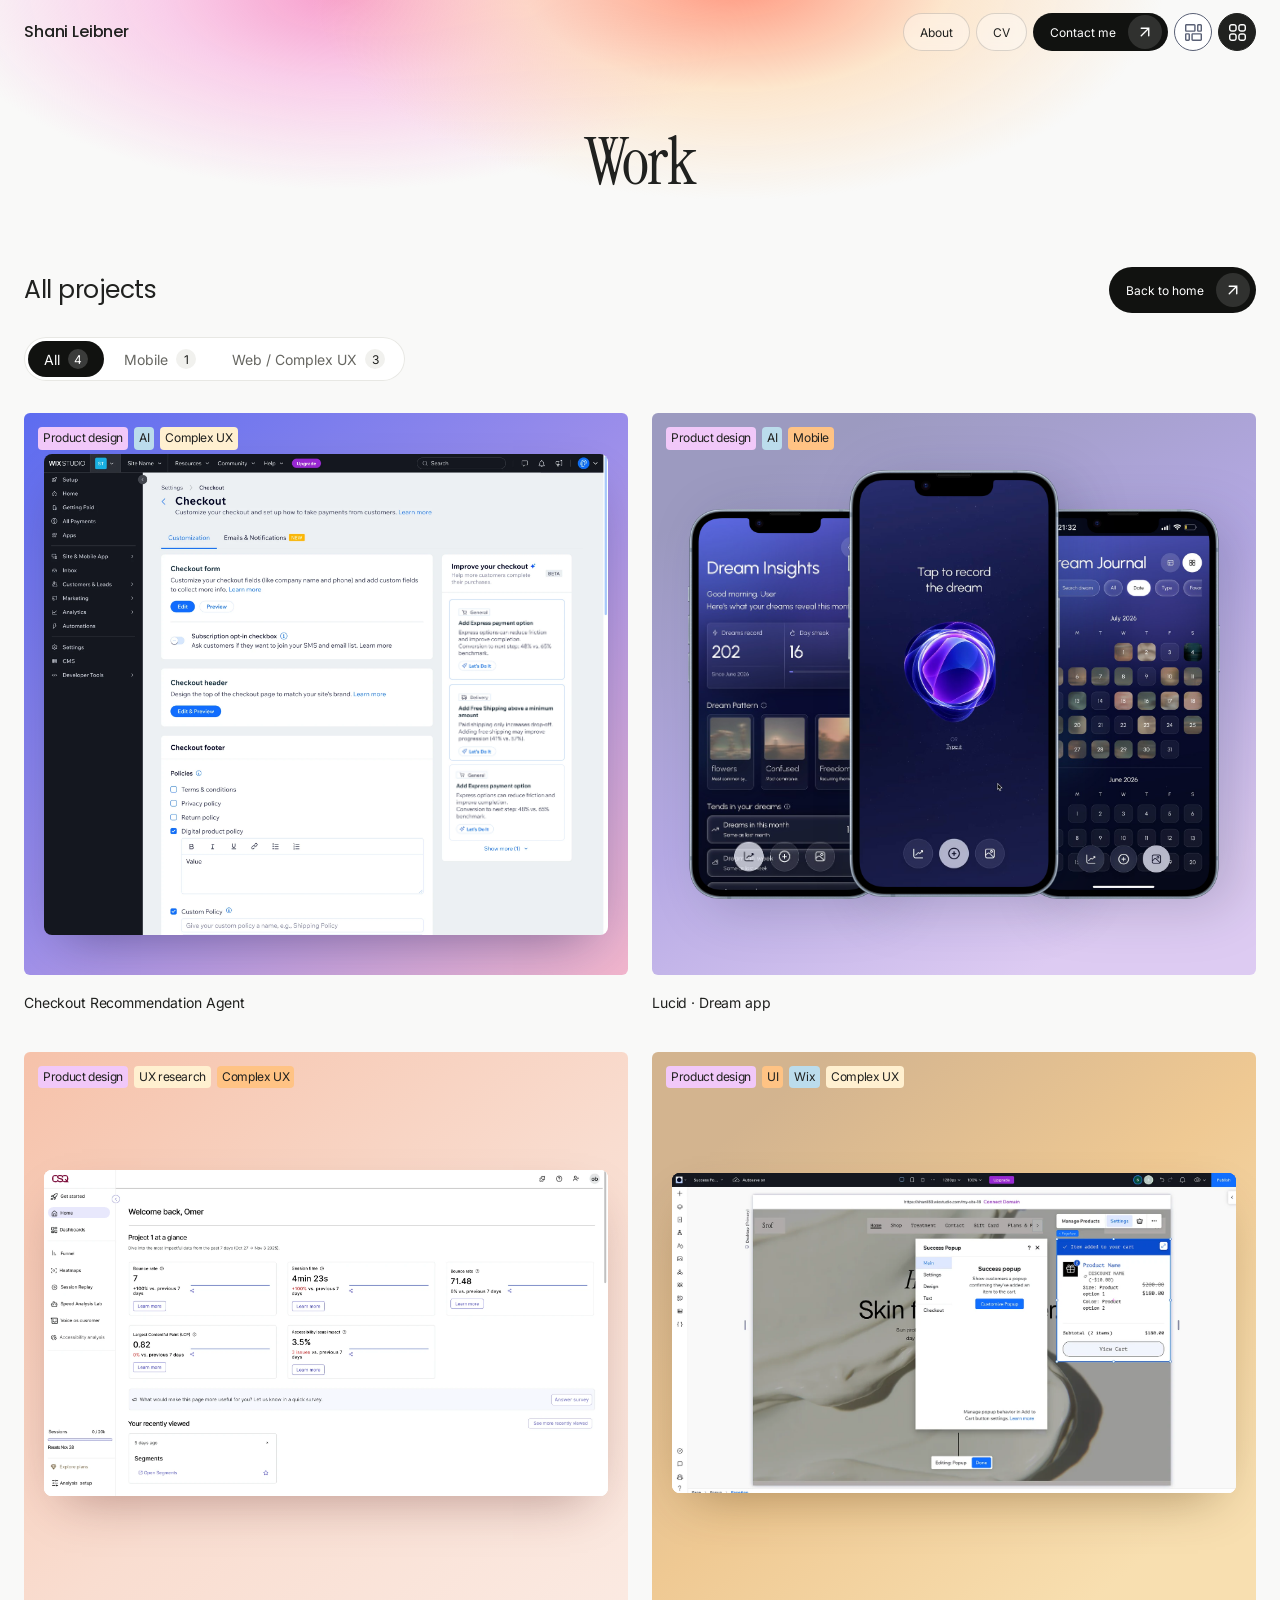
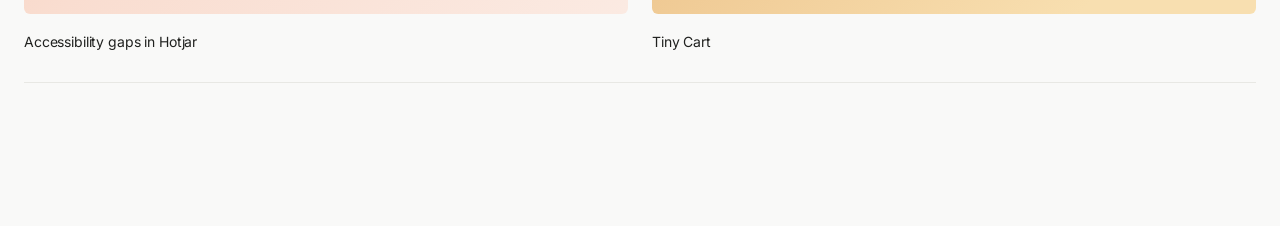
<file: work.html>
<!doctype html>
<html lang="en">
<head>
  <meta charset="utf-8">
  <meta name="viewport" content="width=device-width, initial-scale=1">
  <title>Work — Shani Leibner</title>
  <meta name="description" content="Product designer with a visual-communication background. A creative eye. A thoughtful approach.">
  <meta property="og:title" content="Shani Leibner — Product Designer">
  <meta property="og:description" content="A creative eye. A thoughtful approach.">
  <meta property="og:type" content="website">
  <meta property="og:image" content="https://www.shanileibner.com/og-preview.jpg">
  <meta property="og:image:width" content="1200">
  <meta property="og:image:height" content="630">
  <meta property="og:image:alt" content="Shani Leibner, Product Designer. A creative eye. A thoughtful approach.">
  <meta property="og:url" content="https://www.shanileibner.com/work">
  <meta property="og:site_name" content="Shani Leibner">
  <meta name="twitter:card" content="summary_large_image">
  <meta name="twitter:image" content="https://www.shanileibner.com/og-preview.jpg">
  <link rel="icon" href="/favicon.png" type="image/png">
  <link rel="apple-touch-icon" href="/apple-touch-icon.png">
  <link rel="preconnect" href="https://fonts.googleapis.com">
  <link rel="preconnect" href="https://fonts.gstatic.com" crossorigin>
  <link href="https://fonts.googleapis.com/css2?family=Instrument+Serif:ital@0;1&family=Inter:wght@400;500&family=Poppins:wght@400;500;600&display=swap" rel="stylesheet">
  <style>

/* ------------------------------------------------------------
   Shani Leibner — home (Figma: protfolio / Portfolio homepage)
   ------------------------------------------------------------ */

:root {
  --bg: #F9F9F8;
  --ink: #20211F;
  --black: #111210;
  --muted: #676762;
  --line: #E8E8E4;
  --pink: #F1C8F9;
  --blue: #BBDCEC;
  --orange: #FFC384;
  --cream: #FFF0D0;
  --serif: "Instrument Serif", Georgia, "Times New Roman", serif;
  --sans: "Inter", "Helvetica Neue", Arial, sans-serif;
  --pad: 24px;
  color-scheme: light;
}

*, *::before, *::after { box-sizing: border-box; }
html { -webkit-text-size-adjust: 100%; scroll-behavior: smooth; }
@media (prefers-reduced-motion: reduce) { html { scroll-behavior: auto; } }
body { margin: 0; background: var(--bg); color: var(--ink); font-family: var(--sans); -webkit-font-smoothing: antialiased; overflow-x: hidden; }
img { display: block; max-width: 100%; }
a { color: inherit; text-decoration: none; }
:focus-visible { outline: 2px solid var(--ink); outline-offset: 3px; border-radius: 4px; }

.skip { position: absolute; left: -9999px; top: 0; background: var(--ink); color: #fff; padding: 10px 14px; z-index: 10; }
.skip:focus { left: 12px; top: 12px; }

/* ---------- Introduction ---------- */
.intro { position: relative; min-height: 555px; overflow: hidden; }
.haze { position: absolute; pointer-events: none; }
.haze.rose {
  left: -5%; top: -170px; width: 64%; height: 360px;
  background: radial-gradient(50% 55% at 50% 45%, rgba(247, 157, 203, 1) 0%, rgba(249, 187, 227, .69) 45%, rgba(249, 249, 248, 0) 100%);
}
.haze.apricot {
  left: 24%; top: -180px; width: 67%; height: 380px;
  background: radial-gradient(50% 58% at 50% 42%, rgba(255, 150, 126, 1) 0%, rgba(255, 217, 175, .59) 50%, rgba(249, 249, 248, 0) 100%);
}

.nav { position: relative; display: flex; align-items: center; justify-content: space-between; height: 64px; padding: 0 var(--pad); }
.logo { font-family: var(--serif); font-size: 31px; letter-spacing: -0.03em; line-height: 1; }
.nav-actions { display: flex; align-items: center; gap: 6px; }
/* About and CV: light outlined pills beside Contact me, the same height and type size */
.nav-pill {
  display: inline-flex; align-items: center; height: 38px; padding: 0 16px; border-radius: 100px;
  border: 1px solid rgba(32, 33, 31, .16); background: rgba(255, 255, 255, .35); -webkit-backdrop-filter: blur(6px); backdrop-filter: blur(6px);
  color: var(--ink); font-size: 12px; text-decoration: none; white-space: nowrap; transition: background .2s ease, border-color .2s ease;
}
.nav-pill:hover { background: #fff; border-color: rgba(32, 33, 31, .3); }
@media (max-width: 640px) { .nav-pill { display: none; } }

.action {
  display: inline-flex; align-items: center; gap: 12px; height: 38px; padding: 6px 6px 6px 17px; border-radius: 100px;
  background: var(--black); color: #fff; font: inherit; font-size: 12px; white-space: nowrap; border: 0; cursor: pointer;
  transition: background .2s ease;
}
.action.lg { height: 46px; }
.action .badge {
  display: grid; place-items: center; width: 34px; height: 34px; border-radius: 50%; background: #30312F;
  transition: transform .25s cubic-bezier(.2,.7,.2,1);
}
.action:hover { background: #000; }
.action:hover .badge { transform: rotate(45deg); }
.action svg { width: 18px; height: 18px; }

.icon-btn {
  display: grid; place-items: center; width: 38px; height: 38px; padding: 0; border-radius: 50%; cursor: pointer;
  background: #fff; color: #596075; border: .5px solid #596075;
  transition: background .2s ease, color .2s ease;
}
.icon-btn svg { width: 17px; height: 17px; }
.icon-btn[aria-pressed="true"] { background: var(--ink); color: #fff; border-color: var(--ink); }
.icon-btn:not([aria-pressed="true"]):hover { background: #F1F1EE; }

.statement { position: relative; display: flex; flex-direction: column; align-items: center; gap: 32px; padding: 104px var(--pad) 0; text-align: center; }
.statement h1 { margin: 0; font-family: var(--serif); font-weight: 400; font-size: clamp(42px, 5.5vw, 66px); line-height: 1.02; letter-spacing: -0.03em; }
.statement h1 span { display: block; }

.tags { display: flex; flex-wrap: wrap; justify-content: center; gap: 12px; margin: 0; padding: 0; list-style: none; }
.tag { padding: 7px 13px; border-radius: 4px; font-size: clamp(18px, 1.9vw, 23px); letter-spacing: -0.03em; line-height: 1.2; }
.tag.sm { padding: 4px 5px; font-size: 12px; }
.t-pink { background: var(--pink); }
.t-blue { background: var(--blue); }
.t-orange { background: var(--orange); }
.t-cream { background: var(--cream); }

/* ---------- Selected works ---------- */
.works { display: flex; flex-direction: column; gap: 32px; padding: 0 var(--pad); scroll-margin-top: 24px; }
.works-head { display: flex; align-items: center; justify-content: space-between; gap: 16px; }
.works-head h2 { margin: 0; font-family: "Poppins", var(--sans); font-size: 25px; font-weight: 400; letter-spacing: -0.02em; }

.gallery { list-style: none; margin: 0; padding: 0; }
.gallery li { margin: 0; }
/* row view: one scrolling row that bleeds off the right edge */
.works[data-view="row"] .gallery {
  display: flex; gap: 24px; margin-right: calc(var(--pad) * -1); padding-right: var(--pad);
  overflow-x: auto; overflow-y: hidden; scroll-snap-type: x mandatory; scrollbar-width: none; cursor: grab;
}
.works[data-view="row"] .gallery::-webkit-scrollbar { display: none; }
.works[data-view="row"] .gallery.dragging { cursor: grabbing; scroll-snap-type: none; }
.works[data-view="row"] .gallery li { flex: 0 0 max(260px, 43.4vw); scroll-snap-align: start; }
/* grid view: two columns */
.works[data-view="grid"] .gallery { display: grid; grid-template-columns: repeat(2, minmax(0, 1fr)); gap: 40px 24px; }

.card { position: relative; display: flex; flex-direction: column; gap: 20px; }
.cover {
  position: relative; aspect-ratio: 520 / 484; border-radius: 6px; overflow: hidden;
  display: grid; place-items: center;
}
.cover img.shot { width: 108%; max-width: none; height: auto; object-fit: contain; transition: transform .5s cubic-bezier(.2,.7,.2,1); }
.card:hover .cover img.shot, .card:hover .cover .phones { transform: scale(1.03); }
.cover img.shot.rounded { width: calc(100% - 32px); max-width: none; height: auto; max-height: calc(100% - 32px); border-radius: 8px; box-shadow: 0 20px 50px -20px rgba(20, 16, 60, .45); }
.card .disciplines { position: absolute; left: 14px; top: 14px; z-index: 2; display: flex; gap: 6px; }
.card .name { font-size: 14px; line-height: 1.16; letter-spacing: -0.01em; }
.gallery.dragging .card { pointer-events: none; }

.c-checkout { background: linear-gradient(140deg, #5D6CF0 0%, #9D8FEA 50%, #F1B5CC 100%); }
.c-dream    { background: linear-gradient(151deg, #9C9AC0 14%, #B5A9E4 50%, #DDCBF2 86%); }
.c-hotjar   { background: linear-gradient(140deg, #F6C2AA 0%, #F9DDD0 55%, #FBEAE2 100%); }
.c-calc    { background: linear-gradient(140deg, #F2D2C6 0%, #FBE3D8 55%, #F4F1EC 100%); }
.calc-phones { position: absolute; inset: 0; transition: transform .5s cubic-bezier(.2,.7,.2,1); }
.card:hover .calc-phones { transform: scale(1.03); }
.calc-phones img { position: absolute; height: 82%; width: auto; top: 9%; filter: drop-shadow(16px 14px 26px rgba(0,0,0,.22)); }
.calc-phones .cp1 { left: 22%; z-index: 1; }
.calc-phones .cp2 { position: absolute; left: 49%; top: 11%; height: 78%; filter: drop-shadow(16px 14px 26px rgba(0,0,0,.22)); }
.c-cart     { background: linear-gradient(140deg, #D3B48F 14%, #EFC993 50%, #F8DFB0 86%); }
.placeholder { padding: 8px 16px; border-radius: 999px; background: rgba(255, 255, 255, .85); font-size: 13px; text-align: center; max-width: 70%; }

/* Dream cover: three framed screens */
.phones { position: absolute; inset: 0; transition: transform .5s cubic-bezier(.2,.7,.2,1); }
.phone { position: absolute; aspect-ratio: 600 / 1212; filter: drop-shadow(18px 10px 26px rgba(9, 20, 50, .18)); }
.phone img { position: absolute; max-width: none; }
.phone .screen { left: 5.26%; top: 2.05%; width: 89.48%; height: 95.89%; object-fit: cover; border-radius: 7.4% / 3.4%; }
.phone .frame { inset: 0; width: 100%; height: 100%; }
.phones .p-left   { left: 6%; top: 17%; width: 32%; }
.phones .p-center { left: 32.5%; top: 10%; width: 35%; z-index: 1; }
.phones .p-right  { left: 62%; top: 17%; width: 32%; }
/* Dream card motion: the three screens start stacked in the middle and spread into place */
@media (prefers-reduced-motion: no-preference) {
  .phones.anim .phone { transition: transform 2.8s cubic-bezier(.25,.8,.25,1), opacity 1.4s ease; }
  .phones.anim .p-center { transition-delay: 0ms; }
  .phones.anim.reset .phone { transition: none; }
  .phones.anim .p-left, .phones.anim .p-right { transition-delay: 500ms; }
  .phones.anim:not(.play) .p-left   { transform: translateX(84%) rotate(-7deg) scale(.92); }
  .phones.anim:not(.play) .p-right  { transform: translateX(-84%) rotate(7deg) scale(.92); }
  .phones.anim:not(.play) .p-center { transform: translateY(14%) scale(.94); opacity: 0; }
}

/* Checkout card: empty panel, then recommendations, then each card pops in turn.
   Plays once when the card first shows, then stays still; hovering the card plays it again. */
.cv-stage { position: relative; width: calc(100% - 40px); border-radius: 8px; box-shadow: 0 20px 50px -20px rgba(20, 16, 60, .45); transition: transform .5s cubic-bezier(.2,.7,.2,1); }
.card:hover .cv-stage { transform: scale(1.03); }
.cv-stage img { display: block; width: 100%; height: auto; border-radius: 8px; }
.cv-stage .cv-empty { position: absolute; inset: 0; height: 100%; opacity: 0; transition: opacity 1s cubic-bezier(.4,0,.2,1); }
.cv-stage.empty .cv-empty { opacity: 1; }
.cv-stage .cv-card {
  position: absolute; border-radius: 4px; will-change: transform;
  transition: transform .55s cubic-bezier(.22,1,.36,1), box-shadow .55s cubic-bezier(.22,1,.36,1), opacity .4s ease;
}
.cv-stage.empty .cv-card { opacity: 0; }
.cv-stage .cv-card.pop { transform: scale(1.12); box-shadow: 0 14px 30px -10px rgba(38, 51, 199, .45), 0 0 0 2px rgba(51, 70, 240, .35); z-index: 2; }

/* Hotjar card: the home dashboard, a cursor clicks Accessibility analysis, then that screen.
   Plays once when the card first shows, then stays still; hovering the card plays it again. */
.hj-stage { position: relative; width: calc(100% - 40px); border-radius: 8px; box-shadow: 0 20px 50px -20px rgba(80, 20, 20, .4); transition: transform .5s cubic-bezier(.2,.7,.2,1); }
.card:hover .hj-stage { transform: scale(1.03); }
.hj-stage img { display: block; width: 100%; height: auto; border-radius: 8px; }
.hj-stage .hj-analysis, .hj-stage .hj-home { position: absolute; inset: 0; height: 100%; opacity: 0; transition: opacity .7s cubic-bezier(.4,0,.2,1); }
.hj-stage[data-s="home"] .hj-home, .hj-stage[data-s="home"] .hj-analysis, .hj-stage[data-s="ana"] .hj-analysis { opacity: 1; }
.hj-pill { position: absolute; left: .697%; top: 29.167%; width: 10.938%; height: 3.241%; border-radius: 6px; background: rgba(94, 92, 230, .14); mix-blend-mode: multiply; pointer-events: none; z-index: 1; transition: top .45s cubic-bezier(.45,0,.2,1); }
.hj-stage[data-s="home"] .hj-pill { top: 11.574%; }
.hj-stage[data-s="ana"] .hj-pill { top: 49.722%; }
.hj-cursor { position: absolute; left: 58%; top: 62%; width: 22px; height: 22px; opacity: 0; filter: drop-shadow(0 2px 4px rgba(0,0,0,.25)); transition: left 1.1s cubic-bezier(.45,0,.2,1), top 1.1s cubic-bezier(.45,0,.2,1), opacity .3s ease, transform .15s ease; pointer-events: none; z-index: 3; }
.hj-stage.cursor .hj-cursor { opacity: 1; }
.hj-stage[data-c="1"] .hj-cursor { left: 6.3%; top: 50.6%; }
.hj-stage[data-c="2"] .hj-cursor { left: 73.4%; top: 39.9%; }
.hj-stage.press .hj-cursor { transform: scale(.85); }
.hj-ring { position: absolute; left: 6.6%; top: 51.3%; width: 30px; height: 30px; margin: -15px 0 0 -15px; border-radius: 50%; border: 2px solid rgba(51, 70, 240, .7); opacity: 0; transform: scale(.3); pointer-events: none; z-index: 2; }
.hj-stage[data-c="2"] .hj-ring { left: 74.1%; top: 40.6%; }
.hj-stage.press .hj-ring { animation: hj-ring .6s ease-out; }
@keyframes hj-ring { 0% { opacity: 1; transform: scale(.3); } 100% { opacity: 0; transform: scale(1.6); } }

/* hover on a project: a round "Explore case study" badge follows the mouse */
@media (hover: hover) and (pointer: fine) { .gallery .card .cover { cursor: none; } }
.explore {
  position: fixed; left: 0; top: 0; z-index: 60; pointer-events: none;
  display: inline-flex; align-items: center; gap: 10px; height: 38px; padding: 4px 4px 4px 16px; border-radius: 80px;
  background: var(--black); color: #fff; font-size: 12px; white-space: nowrap;
  opacity: 0; transform: translate(-50%, -50%) scale(.6); transition: opacity .2s ease, transform .25s cubic-bezier(.2,.7,.2,1);
}
.explore.on { opacity: 1; transform: translate(-50%, -50%) scale(1); }
.explore .badge { display: grid; place-items: center; width: 30px; height: 30px; border-radius: 50%; background: #30312F; }
.explore svg { width: 16px; height: 16px; }

/* Tiny Cart card: the Main tab, a click on Settings, then a click on Design.
   Plays once when the card first shows, then stays still; hovering the card plays it again. */
.tc-stage { position: relative; width: calc(100% - 40px); border-radius: 8px; overflow: hidden; box-shadow: 0 20px 50px -20px rgba(80, 50, 10, .45); transition: transform .5s cubic-bezier(.2,.7,.2,1); }
.card:hover .tc-stage { transform: scale(1.03); }
.tc-stage img { display: block; width: 100%; height: auto; }
.tc-stage .tc-settings, .tc-stage .tc-main { position: absolute; inset: 0; height: 100%; opacity: 0; transition: opacity .6s cubic-bezier(.4,0,.2,1); }
.tc-stage[data-s="main"] .tc-main, .tc-stage[data-s="main"] .tc-settings, .tc-stage[data-s="settings"] .tc-settings { opacity: 1; }
.tc-cursor { position: absolute; left: 70%; top: 70%; width: 22px; height: 22px; opacity: 0; filter: drop-shadow(0 2px 4px rgba(0,0,0,.3)); transition: left 1s cubic-bezier(.45,0,.2,1), top 1s cubic-bezier(.45,0,.2,1), opacity .3s ease, transform .15s ease; pointer-events: none; z-index: 3; }
.tc-stage.cursor .tc-cursor { opacity: 1; }
.tc-stage[data-c="1"] .tc-cursor { left: 45.7%; top: 31%; }
.tc-stage[data-c="2"] .tc-cursor { left: 45.5%; top: 34.8%; }
.tc-stage.press .tc-cursor { transform: scale(.85); }
.tc-ring { position: absolute; left: 46.12%; top: 31.73%; width: 30px; height: 30px; margin: -15px 0 0 -15px; border-radius: 50%; border: 2px solid rgba(51, 70, 240, .75); opacity: 0; transform: scale(.3); pointer-events: none; z-index: 2; }
.tc-stage[data-c="2"] .tc-ring { left: 45.89%; top: 35.51%; }
.tc-stage.press .tc-ring { animation: hj-ring .6s ease-out; }

.divider { height: 1px; background: var(--line); }

/* ---------- About / tools ---------- */
.about { position: relative; display: flex; flex-direction: column; gap: 125px; max-width: 1200px; margin: 0 auto; padding: 175px 120px 32px; }
.block { display: flex; gap: 72px; align-items: flex-start; }
.label { display: flex; align-items: center; gap: 5px; flex: 0 0 224px; margin: 0; font-size: 14px; font-weight: 400; }
.label svg { width: 13px; height: 13px; flex: none; }
.about-copy { flex: 1 1 0; margin: 0; font-size: 14px; line-height: 20px; letter-spacing: -0.03em; color: #000; }
.about-copy p { margin: 0; }
.col { flex: 0 0 260px; display: flex; flex-direction: column; gap: 25px; }
.col.fill { flex: 1 1 0; }
.col h3 { margin: 0; font-size: 21px; font-weight: 400; letter-spacing: -0.03em; }
.col p { margin: 0; font-size: 16px; line-height: 1.35; letter-spacing: -0.02em; }

.foot { display: flex; align-items: flex-end; justify-content: space-between; gap: 16px; }
.foot small { font-size: 11px; color: var(--muted); }
.foot a { font-size: 12px; }
.foot a:hover { text-decoration: underline; text-underline-offset: 3px; }

.seal {
  position: absolute; right: -43px; bottom: 66px;
  display: flex; flex-direction: column; align-items: center; justify-content: center; gap: 10px;
  width: 136px; height: 136px; border-radius: 50%; background: var(--pink); transform: rotate(-14deg);
  transition: transform .4s cubic-bezier(.2,.7,.2,1);
}
.seal:hover { transform: rotate(-4deg) scale(1.04); }
.seal .invite { font-size: 11px; letter-spacing: .08em; white-space: nowrap; }
.seal svg { width: 30px; height: 30px; }
.seal .sig { font-family: var(--serif); font-size: 21px; line-height: 1; }

/* ---------- Responsive ---------- */
@media (max-width: 900px) {
  .about { padding: 120px var(--pad) 32px; gap: 80px; }
  .block { flex-wrap: wrap; gap: 20px 40px; }
  .label { flex-basis: 100%; }
  .col { flex: 1 1 220px; }
}
@media (max-width: 640px) {
  :root { --pad: 16px; }
  /* phones: only Contact me in the nav, with its label; the row and grid switches are hidden */
  .nav .icon-btn[data-view] { display: none; }
  .intro { min-height: 0; padding-bottom: 96px; }
  .statement { padding-top: 72px; }
  /* phones: always a vertical list, whichever view is selected */
  .works[data-view] .gallery { display: grid; grid-template-columns: 1fr; gap: 36px; margin-right: 0; padding-right: 0; overflow: visible; scroll-snap-type: none; cursor: auto; }
  .works[data-view] .gallery li { flex: none; }
  .block { flex-direction: column; }
  .col, .col.fill { flex: none; width: 100%; }
  .about { padding-bottom: 150px; }
  .seal { right: 16px; bottom: 16px; width: 104px; height: 104px; gap: 6px; }
  .seal .invite { font-size: 9px; }
  .seal svg { width: 24px; height: 24px; }
  .seal .sig { font-size: 18px; }
}
/* ---------- Cursor glow: a soft gradient that trails the mouse, behind the content ---------- */
.cursor-glow {
  position: fixed; left: 0; top: 0; z-index: 0; pointer-events: none;
  width: 520px; height: 520px; margin: -260px 0 0 -260px; border-radius: 50%;
  background: radial-gradient(closest-side, rgba(247, 157, 203, .55), rgba(255, 190, 150, .32) 55%, rgba(249, 249, 248, 0));
  filter: blur(20px); opacity: 0; transition: opacity .6s ease; will-change: transform;
}
.cursor-glow.on { opacity: 1; }
.intro, main { position: relative; z-index: 1; }

.wk-tabs { display: inline-flex; flex-wrap: wrap; gap: 4px; padding: 4px; margin: -8px 0 0; background: #fff; border-radius: 999px; box-shadow: inset 0 0 0 1px var(--line); align-self: flex-start; }
.wk-tabs button { display: inline-flex; align-items: center; gap: 8px; padding: 8px 16px; border: 0; border-radius: 999px; font: inherit; font-size: 14px; color: var(--muted); background: transparent; cursor: pointer; transition: background .25s ease, color .25s ease; }
.wk-tabs button:hover { color: var(--ink); }
.wk-tabs button[aria-selected="true"] { background: var(--black); color: #fff; }
.wk-tabs .count { display: inline-grid; place-items: center; min-width: 20px; height: 20px; padding: 0 6px; border-radius: 999px; font-size: 12px; background: #F1F1EE; color: var(--ink); }
.wk-tabs button[aria-selected="true"] .count { background: rgba(255,255,255,.18); color: #fff; }
.gallery li.wk-hide { display: none; }
@media (prefers-reduced-motion: no-preference) { .gallery li.wk-in { animation: wk-in .4s cubic-bezier(.2,.7,.2,1) both; } }
@keyframes wk-in { from { opacity: 0; transform: translateY(10px); } to { opacity: 1; transform: none; } }
.intro:has(.work-head) { min-height: 0; padding-bottom: 72px; }
.work-head { padding-top: 64px; }
.about.work-foot { padding-top: 96px; }
  </style>
  <link rel="stylesheet" href="reveal.css">
  <script>document.documentElement.classList.add('rv-on');setTimeout(function(){if(!window.__rv)document.documentElement.classList.remove('rv-on');},2500);</script>
  <script src="reveal.js" defer></script>
  <link rel="stylesheet" href="site.css">
  <script src="site.js" defer></script>
</head>
<body>
  <div class="cursor-glow" aria-hidden="true"></div>
  <div class="explore" aria-hidden="true"><span>Explore case study</span><span class="badge"><svg viewBox="0 0 18 18" fill="none"><path d="M12.75 12.75V5.25H5.25M12.75 5.25l-7.5 7.5" stroke="#fff" stroke-width="1.4" stroke-linecap="round"/></svg></span></div>
  <a class="skip" href="#work">Skip to work</a>

  <header class="intro">
    <div class="haze rose" aria-hidden="true"></div>
    <div class="haze apricot" aria-hidden="true"></div>

    <nav class="nav" aria-label="Main">
      <a class="logo" href="index.html">Shani Leibner</a>
      <div class="nav-actions">
        <a class="nav-pill" href="index.html#about">About</a>
        <a class="nav-pill" href="shani-leibner-cv.pdf" target="_blank" rel="noopener">CV</a>
        <a class="action" href="mailto:shanilei.st2@gmail.com"><span class="label-text">Contact me</span><span class="badge"><svg viewBox="0 0 18 18" fill="none" aria-hidden="true"><path d="M12.75 12.75V5.25H5.25M12.75 5.25l-7.5 7.5" stroke="#fff" stroke-width="1.4" stroke-linecap="round"/></svg></span></a>
        <button type="button" class="icon-btn" data-view="row" aria-pressed="false" aria-label="Show works as a scrolling row" aria-controls="work">
          <svg viewBox="0 0 17 17" fill="currentColor" aria-hidden="true"><path d="M1.42 7.79h7.79c.38 0 .74-.15 1-.41.27-.27.42-.63.42-1V1.42c0-.38-.15-.74-.42-1A1.42 1.42 0 0 0 9.21 0H1.42C1.04 0 .68.15.41.41.15.68 0 1.04 0 1.42v4.96c0 .37.15.73.41 1 .27.26.63.41 1.01.41Zm0-6.37h7.79v4.96H1.42V1.42Z"/><path d="M15.58 0h-2.12c-.38 0-.74.15-1 .41-.27.27-.42.63-.42 1.01v4.96c0 .37.15.73.42 1 .26.26.62.41 1 .41h2.12c.38 0 .74-.15 1-.41.27-.27.42-.63.42-1V1.42c0-.38-.15-.74-.42-1.01A1.42 1.42 0 0 0 15.58 0Zm0 6.38h-2.12V1.42h2.12v4.96Z"/><path d="M3.54 9.21H1.42c-.38 0-.74.15-1.01.41-.26.27-.41.63-.41 1v4.96c0 .38.15.74.41 1.01.27.26.63.41 1.01.41h2.12c.38 0 .74-.15 1-.41.27-.27.42-.63.42-1.01v-4.96c0-.37-.15-.73-.42-1a1.42 1.42 0 0 0-1-.41Zm0 6.37H1.42v-4.96h2.12v4.96Z"/><path d="M15.58 9.21H7.79c-.37 0-.73.15-1 .41-.26.27-.41.63-.41 1v4.96c0 .38.15.74.41 1.01.27.26.63.41 1 .41h7.79c.38 0 .74-.15 1.01-.41.26-.27.41-.63.41-1.01v-4.96c0-.37-.15-.73-.41-1a1.42 1.42 0 0 0-1.01-.41Zm0 6.37H7.79v-4.96h7.79v4.96Z"/></svg>
        </button>
        <button type="button" class="icon-btn" data-view="grid" aria-pressed="true" aria-label="Show works as a grid" aria-controls="work">
          <svg viewBox="0 0 17 17" fill="currentColor" aria-hidden="true"><path d="M4.96 0H2.83C2.08 0 1.36.3.83.83.3 1.36 0 2.08 0 2.83v2.13c0 .75.3 1.47.83 2 .53.53 1.25.83 2 .83h2.13c.75 0 1.47-.3 2-.83.53-.53.83-1.25.83-2V2.83c0-.75-.3-1.47-.83-2A2.83 2.83 0 0 0 4.96 0Zm1.41 4.96c0 .37-.15.73-.41 1-.27.26-.63.41-1 .41H2.83c-.37 0-.73-.15-1-.41-.26-.27-.41-.63-.41-1V2.83c0-.37.15-.73.41-1 .27-.26.63-.41 1-.41h2.13c.37 0 .73.15 1 .41.26.27.41.63.41 1v2.13Z"/><path d="M14.17 0h-2.13c-.75 0-1.47.3-2 .83-.53.53-.83 1.25-.83 2v2.13c0 .75.3 1.47.83 2 .53.53 1.25.83 2 .83h2.13c.75 0 1.47-.3 2-.83.53-.53.83-1.25.83-2V2.83c0-.75-.3-1.47-.83-2A2.83 2.83 0 0 0 14.17 0Zm1.41 4.96c0 .37-.15.73-.41 1-.27.26-.63.41-1 .41h-2.13c-.37 0-.73-.15-1-.41-.26-.27-.41-.63-.41-1V2.83c0-.37.15-.73.41-1 .27-.26.63-.41 1-.41h2.13c.37 0 .73.15 1 .41.26.27.41.63.41 1v2.13Z"/><path d="M4.96 9.21H2.83c-.75 0-1.47.3-2 .83-.53.53-.83 1.25-.83 2v2.13c0 .75.3 1.47.83 2 .53.53 1.25.83 2 .83h2.13c.75 0 1.47-.3 2-.83.53-.53.83-1.25.83-2v-2.13c0-.75-.3-1.47-.83-2a2.83 2.83 0 0 0-2-.83Zm1.41 4.96c0 .37-.15.73-.41 1-.27.26-.63.41-1 .41H2.83c-.37 0-.73-.15-1-.41-.26-.27-.41-.63-.41-1v-2.13c0-.37.15-.73.41-1 .27-.26.63-.41 1-.41h2.13c.37 0 .73.15 1 .41.26.27.41.63.41 1v2.13Z"/><path d="M14.17 9.21h-2.13c-.75 0-1.47.3-2 .83-.53.53-.83 1.25-.83 2v2.13c0 .75.3 1.47.83 2 .53.53 1.25.83 2 .83h2.13c.75 0 1.47-.3 2-.83.53-.53.83-1.25.83-2v-2.13c0-.75-.3-1.47-.83-2a2.83 2.83 0 0 0-2-.83Zm1.41 4.96c0 .37-.15.73-.41 1-.27.26-.63.41-1 .41h-2.13c-.37 0-.73-.15-1-.41-.26-.27-.41-.63-.41-1v-2.13c0-.37.15-.73.41-1 .27-.26.63-.41 1-.41h2.13c.37 0 .73.15 1 .41.26.27.41.63.41 1v2.13Z"/></svg>
        </button>
      </div>
    </nav>

    <div class="statement work-head">
      <h1><span>Work</span></h1>
    </div>
  </header>

  <main>
    <section class="works" id="work" data-view="grid" aria-labelledby="works-title">
      <div class="works-head">
        <h2 id="works-title">All projects</h2>
        <a class="action lg" href="index.html">Back to home<span class="badge"><svg viewBox="0 0 18 18" fill="none" aria-hidden="true"><path d="M12.75 12.75V5.25H5.25M12.75 5.25l-7.5 7.5" stroke="#fff" stroke-width="1.4" stroke-linecap="round"/></svg></span></a>
      </div>

      <div class="wk-tabs" role="tablist" aria-label="Filter projects">
        <button type="button" role="tab" aria-selected="true" data-filter="all">All <span class="count">4</span></button>
        <button type="button" role="tab" aria-selected="false" data-filter="mobile">Mobile <span class="count">1</span></button>
        <button type="button" role="tab" aria-selected="false" data-filter="web">Web / Complex UX <span class="count">3</span></button>
      </div>

      <ul class="gallery">
        <li data-cat="web">
          <a class="card" href="checkout-agent.html">
            <div class="cover c-checkout"><div class="cv-stage"><img class="cv-full" src="checkout-agent-cover-full.webp" width="2000" height="1708" alt=""><img class="cv-empty" src="checkout-agent-cover-empty.webp" width="2000" height="1708" alt=""><img class="cv-card" src="checkout-agent-cover-card-1.webp" alt="" style="left:71.742%;top:30.12%;width:20.645%;height:16.867%"><img class="cv-card" src="checkout-agent-cover-card-2.webp" alt="" style="left:71.742%;top:47.791%;width:20.645%;height:15.904%"><img class="cv-card" src="checkout-agent-cover-card-3.webp" alt="" style="left:71.742%;top:64.498%;width:20.645%;height:15.904%"></div></div>
            <span class="name">Checkout Recommendation Agent</span>
            <span class="disciplines"><span class="tag sm t-pink">Product design</span><span class="tag sm t-blue">AI</span><span class="tag sm t-cream">Complex UX</span></span>
          </a>
        </li>
        <li data-cat="mobile">
          <a class="card" href="dream-journal.html">
            <div class="cover c-dream">
              <div class="phones">
                <div class="phone p-left"><img class="screen" src="dream-screen-insights.jpg" alt="" loading="lazy"><img class="frame" src="dream-phone-frame.png" alt="" loading="lazy"></div>
                <div class="phone p-center"><img class="screen" src="dream-screen-record.jpg" alt="" loading="lazy"><img class="frame" src="dream-phone-frame.png" alt="" loading="lazy"></div>
                <div class="phone p-right"><img class="screen" src="dream-screen-calendar.jpg" alt="" loading="lazy"><img class="frame" src="dream-phone-frame.png" alt="" loading="lazy"></div>
              </div>
            </div>
            <span class="name">Lucid · Dream app</span>
            <span class="disciplines"><span class="tag sm t-pink">Product design</span><span class="tag sm t-blue">AI</span><span class="tag sm t-orange">Mobile</span></span>
          </a>
        </li>
        <li data-cat="web">
          <a class="card" href="accessibility-gaps.html">
            <div class="cover c-hotjar"><div class="hj-stage"><img class="hj-heat" src="hotjar-card-heatmap.webp" width="1865" height="1080" alt=""><img class="hj-analysis" src="hotjar-card-analysis.webp" width="1865" height="1080" alt=""><img class="hj-home" src="hotjar-card-home.webp" width="1865" height="1080" alt=""><span class="hj-pill"></span><span class="hj-ring"></span><svg class="hj-cursor" viewBox="0 0 24 24" aria-hidden="true"><path d="M5 3l14 8.2-6.3 1.5L9.6 19z" fill="#20211F" stroke="#fff" stroke-width="1.5" stroke-linejoin="round"/></svg></div></div>
            <span class="name">Accessibility gaps in Hotjar</span>
            <span class="disciplines"><span class="tag sm t-pink">Product design</span><span class="tag sm t-cream">UX research</span><span class="tag sm t-orange">Complex UX</span></span>
          </a>
        </li>
        <li data-cat="web">
          <a class="card" href="tiny-cart.html">
            <div class="cover c-cart"><div class="tc-stage" data-s="main"><img class="tc-done" src="tinycart-card-done.webp" width="1600" height="907" alt=""><img class="tc-settings" src="tinycart-card-settings.webp" width="1600" height="907" alt=""><img class="tc-main" src="tinycart-card-main.webp" width="1600" height="907" alt=""><span class="tc-ring"></span><svg class="tc-cursor" viewBox="0 0 24 24" aria-hidden="true"><path d="M5 3l14 8.2-6.3 1.5L9.6 19z" fill="#20211F" stroke="#fff" stroke-width="1.5" stroke-linejoin="round"/></svg></div></div>
            <span class="name">Tiny Cart</span>
            <span class="disciplines"><span class="tag sm t-pink">Product design</span><span class="tag sm t-orange">UI</span><span class="tag sm t-blue">Wix</span><span class="tag sm t-cream">Complex UX</span></span>
          </a>
        </li>
      </ul>

      <div class="divider" role="presentation"></div>
    </section>

    <section class="about work-foot" aria-label="Contact">
      <footer class="foot" id="contact">
        <small>© 2026 Shani Leibner</small>
        <a href="mailto:shanilei.st2@gmail.com">Let’s make something matter. ↗</a>
      </footer>
    </section>
  </main>

<script>
// Explore badge: follows the mouse over a project cover. Mouse/trackpad only.
(function () {
  var badge = document.querySelector('.explore');
  if (!badge || !matchMedia('(hover: hover) and (pointer: fine)').matches) return;
  document.querySelectorAll('.gallery .card .cover').forEach(function (cover) {
    cover.addEventListener('mouseenter', function () { badge.classList.add('on'); });
    cover.addEventListener('mouseleave', function () { badge.classList.remove('on'); });
    cover.addEventListener('mousemove', function (e) { badge.style.left = e.clientX + 'px'; badge.style.top = e.clientY + 'px'; });
  });
})();

// Cursor glow: follows the mouse with a little lag. Mouse/trackpad only, and off for reduced motion.
(function () {
  var glow = document.querySelector('.cursor-glow');
  if (!window.matchMedia('(hover: hover) and (pointer: fine)').matches ||
      window.matchMedia('(prefers-reduced-motion: reduce)').matches) return;
  var x = innerWidth / 2, y = innerHeight / 3, gx = x, gy = y, running = false;

  function frame() {
    gx += (x - gx) * 0.12;
    gy += (y - gy) * 0.12;
    glow.style.transform = 'translate3d(' + gx + 'px,' + gy + 'px,0)';
    if (Math.abs(x - gx) > 0.3 || Math.abs(y - gy) > 0.3) requestAnimationFrame(frame);
    else running = false;
  }
  window.addEventListener('pointermove', function (e) {
    if (e.pointerType !== 'mouse') return;
    x = e.clientX; y = e.clientY;
    glow.classList.add('on');
    if (!running) { running = true; requestAnimationFrame(frame); }
  }, { passive: true });
  document.documentElement.addEventListener('mouseleave', function () { glow.classList.remove('on'); });
})();

// Works view: the two nav icons (and View All) switch between the scrolling row and the grid.
(function () {
  var works = document.getElementById('work');
  var buttons = document.querySelectorAll('.icon-btn[data-view]');

  function setView(view) {
    works.setAttribute('data-view', view);
    buttons.forEach(function (b) { b.setAttribute('aria-pressed', b.getAttribute('data-view') === view ? 'true' : 'false'); });
  }
  buttons.forEach(function (b) {
    b.addEventListener('click', function () { setView(b.getAttribute('data-view')); });
  });
  var viewAll = document.querySelector('[data-view-all]');
  if (viewAll) viewAll.addEventListener('click', function () {
    setView('grid');
    works.scrollIntoView({ block: 'start' });
  });
})();

// Dream card: as the site loads, the stacked screens slowly spread out side by side.
(function () {
  var phones = document.querySelector('.phones');
  if (!phones || matchMedia('(prefers-reduced-motion: reduce)').matches) return;
  phones.classList.add('anim');
  function play() { setTimeout(function () { phones.classList.add('play'); }, 700); }
  if (document.readyState === 'complete') play(); else window.addEventListener('load', play);
  // hovering the card plays it again: jump back to the stack without animating, then spread
  var busy = false;
  phones.closest('.card').addEventListener('mouseenter', function () {
    if (busy || !phones.classList.contains('play')) return;
    busy = true;
    phones.classList.add('reset');
    phones.classList.remove('play');
    void phones.offsetWidth;
    phones.classList.remove('reset');
    requestAnimationFrame(function () { phones.classList.add('play'); });
    setTimeout(function () { busy = false; }, 3400);
  });
})();

// Checkout card: plays the sequence once when the card comes into view, then rests on the full
// panel. Hovering the card plays it again (never while a run is in progress).
(function () {
  var stage = document.querySelector('.cv-stage');
  if (!stage || matchMedia('(prefers-reduced-motion: reduce)').matches) return;
  var cards = stage.querySelectorAll('.cv-card'), running = false;
  function play() {
    if (running) return;
    running = true;
    var t = 0, at = function (ms, fn) { t += ms; setTimeout(fn, t); };
    stage.classList.add('empty');
    at(1600, function () { stage.classList.remove('empty'); });
    at(1100, function () {});
    Array.prototype.forEach.call(cards, function (c) {
      at(0, function () { c.classList.add('pop'); });
      at(750, function () { c.classList.remove('pop'); });
      at(300, function () {});
    });
    at(0, function () { running = false; });
  }
  if ('IntersectionObserver' in window) {
    var io = new IntersectionObserver(function (entries) {
      if (!entries[0].isIntersecting) return;
      io.disconnect();
      play();
    }, { threshold: 0.5 });
    io.observe(stage);
  } else play();
  stage.closest('.card').addEventListener('mouseenter', play);
})();

// Hotjar card: home dashboard, the cursor moves to Accessibility analysis and clicks, then the
// analysis screen. Plays once when the card comes into view; hovering the card plays it again.
(function () {
  var stage = document.querySelector('.hj-stage');
  if (!stage || matchMedia('(prefers-reduced-motion: reduce)').matches) return;
  var running = false;
  function play() {
    if (running) return;
    running = true;
    var t = 0, at = function (ms, fn) { t += ms; setTimeout(fn, t); };
    stage.classList.remove('press', 'cursor');
    stage.removeAttribute('data-c');
    stage.setAttribute('data-s', 'home');
    at(700, function () { stage.classList.add('cursor'); });
    at(400, function () { stage.setAttribute('data-c', '1'); });
    at(1200, function () { stage.classList.add('press'); });
    at(250, function () { stage.setAttribute('data-s', 'ana'); });
    at(400, function () { stage.classList.remove('press'); });
    at(500, function () { stage.setAttribute('data-c', '2'); });
    at(1300, function () { stage.classList.add('press'); });
    at(250, function () { stage.setAttribute('data-s', 'heat'); });
    at(500, function () { stage.classList.remove('cursor', 'press'); });
    at(400, function () { stage.removeAttribute('data-c'); running = false; });
  }
  if ('IntersectionObserver' in window) {
    var io = new IntersectionObserver(function (entries) {
      if (!entries[0].isIntersecting) return;
      io.disconnect();
      play();
    }, { threshold: 0.5 });
    io.observe(stage);
  } else play();
  stage.closest('.card').addEventListener('mouseenter', play);
})();

// Tiny Cart card: Main, then Settings, then Design. Plays once in view; hovering the card plays it again.
(function () {
  var stage = document.querySelector('.tc-stage');
  if (!stage || matchMedia('(prefers-reduced-motion: reduce)').matches) return;
  var running = false;
  function play() {
    if (running) return;
    running = true;
    var t = 0, at = function (ms, fn) { t += ms; setTimeout(fn, t); };
    stage.classList.remove('press', 'cursor');
    stage.removeAttribute('data-c');
    stage.setAttribute('data-s', 'main');
    at(600, function () { stage.classList.add('cursor'); });
    at(300, function () { stage.setAttribute('data-c', '1'); });
    at(1100, function () { stage.classList.add('press'); });
    at(220, function () { stage.setAttribute('data-s', 'settings'); });
    at(380, function () { stage.classList.remove('press'); });
    at(900, function () { stage.setAttribute('data-c', '2'); });
    at(900, function () { stage.classList.add('press'); });
    at(220, function () { stage.setAttribute('data-s', 'done'); });
    at(500, function () { stage.classList.remove('cursor', 'press'); });
    at(400, function () { stage.removeAttribute('data-c'); running = false; });
  }
  if ('IntersectionObserver' in window) {
    var io = new IntersectionObserver(function (e) { if (e[0].isIntersecting) { io.disconnect(); play(); } }, { threshold: 0.5 });
    io.observe(stage);
  } else play();
  stage.closest('.card').addEventListener('mouseenter', play);
})();

// Row view: drag sideways with the mouse to scroll the projects.
(function () {
  var row = document.querySelector('.gallery');
  var startX = 0, startScroll = 0, down = false, moved = false;

  row.addEventListener('pointerdown', function (e) {
    if (e.pointerType !== 'mouse' || document.getElementById('work').getAttribute('data-view') !== 'row') return;
    down = true; moved = false; startX = e.clientX; startScroll = row.scrollLeft;
  });
  window.addEventListener('pointermove', function (e) {
    if (!down) return;
    var dx = e.clientX - startX;
    if (!moved && Math.abs(dx) > 5) { moved = true; row.classList.add('dragging'); }
    if (moved) row.scrollLeft = startScroll - dx;
  });
  window.addEventListener('pointerup', function () {
    if (!down) return;
    down = false;
    row.classList.remove('dragging');
  });
  // a drag should not open the card it ended on
  row.addEventListener('click', function (e) { if (moved) { e.preventDefault(); moved = false; } }, true);
  row.addEventListener('dragstart', function (e) { e.preventDefault(); });
})();
// Work page filter tabs: All / Mobile / Web and complex UX.
(function () {
  var tabs = document.querySelectorAll('.wk-tabs [data-filter]');
  var items = document.querySelectorAll('.gallery li[data-cat]');
  tabs.forEach(function (t) {
    t.addEventListener('click', function () {
      var f = t.getAttribute('data-filter');
      tabs.forEach(function (x) { x.setAttribute('aria-selected', x === t ? 'true' : 'false'); });
      items.forEach(function (li) {
        var show = f === 'all' || li.getAttribute('data-cat') === f;
        li.classList.toggle('wk-hide', !show);
        li.classList.remove('wk-in');
        if (show) { void li.offsetWidth; li.classList.add('wk-in'); }
      });
    });
  });
})();
</script>
</body>
</html>
</file>
<file: reveal.css>
/* ------------------------------------------------------------
   Scroll reveal, shared by every page.
   Content rises in, one piece after another, the first time it
   scrolls into view, then stays. Hidden only while html has
   .rv-on (set in <head>), so pages without JS show everything.
   Elements with their own animation are left out.
   ------------------------------------------------------------ */
@media (prefers-reduced-motion: no-preference) {
  .rv-on :is(
    .cs-hero .wrap > *,
    .cs-cover, .dj-cover, .dj-statement,
    .cs-body section > *,
    .cs-body > .more,
    .statement > *,
    .works-head, .gallery > li, .about .block, .about .foot
  ):not(.loop):not(.tl-wrap):not(.drills):not([role="tabpanel"]):not(.rv-in) {
    opacity: 0;
    transform: translateY(18px);
  }
  .rv-on .rv-in {
    transition: opacity .6s ease, transform .7s cubic-bezier(.2,.7,.2,1);
    transition-delay: var(--rv-d, 0ms);
  }
}
</file>
<file: site.css>
/* ------------------------------------------------------------
   Shared bits for the case-study pages:
   the "More projects" footer and the back-to-top button.
   ------------------------------------------------------------ */

/* ---------- More projects ---------- */
.more { border-top: 1px solid var(--line); padding: 36px 0 56px; }
.more-head { display: flex; align-items: center; justify-content: space-between; gap: 16px; margin-bottom: 20px; }
.more-head h2 { margin: 0 !important; font-size: 15px !important; font-weight: 500 !important; color: #666B79 !important; letter-spacing: 0 !important; }
.home-link {
  display: inline-flex; align-items: center; gap: 10px; height: 40px; padding: 4px 4px 4px 16px; border-radius: 100px;
  background: #111210; color: #fff; font-size: 13px; text-decoration: none; white-space: nowrap;
  transition: background .2s ease;
}
.home-link .badge { display: grid; place-items: center; width: 32px; height: 32px; border-radius: 50%; background: #30312F; transition: transform .25s cubic-bezier(.2,.7,.2,1); }
.home-link svg { width: 16px; height: 16px; }
.home-link:hover { background: #000; }
.home-link:hover .badge { transform: rotate(45deg); }

.more-list { display: grid; grid-template-columns: repeat(2, minmax(0, 1fr)); gap: 14px; }
.more-card {
  position: relative; display: flex; flex-direction: column; gap: 6px; padding: 22px 22px 24px; border-radius: 16px; overflow: hidden;
  background: #fff; color: var(--ink); text-decoration: none;
  box-shadow: 0 1px 2px rgba(22, 26, 44, .04), 0 8px 24px -16px rgba(60, 40, 140, .25);
  transition: transform .3s cubic-bezier(.2,.7,.2,1), box-shadow .3s ease;
}
.more-card::before { content: ""; position: absolute; left: 0; top: 0; right: 0; height: 6px; background: var(--c); }
.more-card:hover { transform: translateY(-4px); box-shadow: 0 1px 2px rgba(22, 26, 44, .04), 0 18px 36px -18px rgba(60, 40, 140, .35); }
.more-card .meta { font-size: 13px; color: #666B79; }
.more-card strong { font-size: clamp(20px, 1.9vw, 24px); font-weight: 500; line-height: 1.25; letter-spacing: -0.01em; }
.more-card .desc { font-size: 15px; line-height: 1.5; color: var(--muted); }
.more-card .go { margin-top: 8px; font-size: 14px; font-weight: 500; color: var(--c-ink, var(--ink)); }
.more-card:hover .go { text-decoration: underline; text-underline-offset: 3px; }
.mc-checkout { --c: linear-gradient(90deg, #5D6CF0, #9D8FEA, #F1B5CC); --c-ink: #2633C7; }
.mc-dream    { --c: linear-gradient(90deg, #241E5C, #5B3FC4, #B58BE2); --c-ink: #4A31A8; }
.mc-hotjar   { --c: linear-gradient(90deg, #D9382D, #EE7F66, #F6C2AA); --c-ink: #B8291E; }
.mc-cart     { --c: linear-gradient(90deg, #9C5806, #DB870F, #F0B94F); --c-ink: #8A5300; }
@media (max-width: 640px) {
  .more-list { grid-template-columns: 1fr; }
}

/* ---------- Back to top ---------- */
.to-top {
  position: fixed; right: clamp(16px, 2.5vw, 32px); bottom: clamp(16px, 2.5vw, 32px); z-index: 50;
  display: grid; place-items: center; width: 46px; height: 46px; padding: 0; border: 0; border-radius: 50%; cursor: pointer;
  background: #111210; color: #fff; box-shadow: 0 12px 30px -10px rgba(17, 18, 16, .45);
  opacity: 0; visibility: hidden; transform: translateY(12px);
  transition: opacity .3s ease, transform .3s cubic-bezier(.2,.7,.2,1), visibility 0s linear .3s, background .2s ease;
}
.to-top.show { opacity: 1; visibility: visible; transform: none; transition: opacity .3s ease, transform .3s cubic-bezier(.2,.7,.2,1), background .2s ease; }
.to-top:hover { background: #000; transform: translateY(-3px); }
.to-top svg { width: 18px; height: 18px; }
@media (prefers-reduced-motion: reduce) { .to-top, .to-top.show { transition: none; } }

/* ---------- Phones: body text 14px, section headlines 20px ---------- */
@media (max-width: 640px) {
  html body .cs-body p:not(.intro),
  html body .cs-body li,
  html body .cs-body dd,
  html body .cs-body blockquote { font-size: 14px !important; line-height: 1.55 !important; }
  html body .cs-body h2 { font-size: 20px !important; line-height: 1.3 !important; }
  html body .works-head h2, html body .about .label { font-size: 20px !important; }
  html body .about-copy, html body .col p { font-size: 14px !important; }
  html body .cs-body .problems b, html body .cs-body .learn b { font-size: 18px !important; font-weight: 400 !important; }
}

/* ---------- Contact: cards scattered across the screen ---------- */
.ct {
  position: fixed; inset: 0; z-index: 10000; overflow: hidden;
  background: rgba(17, 18, 16, .42); backdrop-filter: blur(10px); -webkit-backdrop-filter: blur(10px);
  font-family: "Poppins", "Helvetica Neue", Arial, sans-serif; text-align: left;
  opacity: 0; transition: opacity .3s ease;
}
.ct[hidden] { display: none; }
.ct.show { opacity: 1; }
html.ct-lock { overflow: hidden; }
.ct-field { position: absolute; inset: 0; }
.ct-close { position: absolute; right: clamp(16px, 2.5vw, 32px); top: clamp(16px, 2.5vw, 32px); z-index: 200; display: grid; place-items: center; width: 44px; height: 44px; padding: 0; border: 0; border-radius: 50%; background: #fff; color: #111210; cursor: pointer; transition: transform .25s ease; }
.ct-close:hover { transform: rotate(90deg); }
.ct-close svg { width: 18px; height: 18px; }
.ct-hint { position: absolute; left: 50%; bottom: 22px; margin: 0; transform: translateX(-50%); font-size: 13px; color: rgba(255,255,255,.75); opacity: 0; transition: opacity .4s ease 1s; pointer-events: none; }
.ct.show .ct-hint { opacity: 1; }

/* each card: placed by --x/--y (centre point) and tilted by --r; flies out from the click (--fx/--fy) */
.ct-card {
  position: absolute; left: var(--x); top: var(--y); width: 236px; min-height: 290px; margin: 0;
  display: flex; flex-direction: column; padding: 20px 20px 18px; border-radius: 26px;
  background: #EEEAF7; color: #1B1640; box-shadow: 0 30px 60px -28px rgba(17, 18, 16, .55);
  cursor: grab; user-select: none; touch-action: none;
  transform: translate(calc(-50% + var(--fx, 0px)), calc(-50% + var(--fy, 0px))) rotate(0deg) scale(.2); opacity: 0;
  transition: transform .9s cubic-bezier(.2, 1.25, .35, 1) calc(var(--i) * 70ms), opacity .3s ease calc(var(--i) * 70ms), box-shadow .25s ease;
}
.ct.show .ct-card { transform: translate(calc(-50% + var(--dx, 0px)), calc(-50% + var(--dy, 0px))) rotate(var(--r)) scale(var(--s, 1)); opacity: 1; }
.ct.show .ct-card:hover { transform: translate(calc(-50% + var(--dx, 0px)), calc(-50% + var(--dy, 0px))) rotate(0deg) scale(calc(var(--s, 1) * 1.04)); transition-delay: 0s; transition-duration: .35s; box-shadow: 0 40px 70px -26px rgba(17, 18, 16, .6); }
.ct.show .ct-card.drag { transition: none; cursor: grabbing; }
.ct-mail { --x: 50%; --y: 47%; --r: 3deg; width: 268px; background: #fff; z-index: 6; }
.ct-cv   { --x: 26%; --y: 31%; --r: -9deg; background: #FBE3EC; }
.ct-li   { --x: 75%; --y: 28%; --r: 8deg;  background: #E3E9FB; }
.ct-talk { --x: 29%; --y: 73%; --r: 6deg;  background: #FCEBCD; }
.ct-me   { --x: 72%; --y: 72%; --r: -6deg; background: #111210; color: #fff; }

.ct-ic { display: grid; place-items: center; width: 48px; height: 48px; border-radius: 15px; background: rgba(27, 22, 64, .08); }
.ct-ic svg { width: 24px; height: 24px; }
.ct-mail .ct-ic { background: #111210; color: #fff; }
.ct-li .ct-ic { color: #0A66C2; }
.ct-emoji { font-size: 36px; line-height: 1; }
.ct-title { margin-top: auto; padding-top: 28px; font-size: 26px; font-weight: 500; line-height: 1.1; letter-spacing: -0.02em; }
.ct-text { margin-top: 6px; font-size: 14px; line-height: 1.45; color: rgba(27, 22, 64, .65); overflow-wrap: anywhere; }
.ct-me .ct-text { color: rgba(255,255,255,.6); margin-top: 0; }
.ct-actions { display: flex; gap: 6px; margin-top: 16px; }
.ct-btn { display: inline-flex; align-items: center; gap: 6px; white-space: nowrap; height: 36px; padding: 0 12px; border: 0; border-radius: 999px; background: rgba(27, 22, 64, .08); color: #1B1640; font: inherit; font-size: 13px; font-weight: 500; text-decoration: none; cursor: pointer; transition: background .2s ease, transform .2s ease; }
.ct-btn:hover { transform: translateY(-1px); }
.ct-btn.dark { background: #111210; color: #fff; }
.ct-btn.done { background: #7BE08B; color: #111210; }
.ct-btn svg { width: 15px; height: 15px; }
.ct-soon { align-self: flex-start; margin-top: 16px; padding: 6px 12px; border-radius: 999px; border: 1px dashed rgba(27, 22, 64, .35); font-size: 12px; color: rgba(27, 22, 64, .7); }
.ct-chips { display: flex; flex-wrap: wrap; gap: 6px; margin-top: 14px; }
.ct-chips span { padding: 5px 10px; border-radius: 999px; background: rgba(255,255,255,.75); font-size: 12px; }
.ct-role { font-size: 11px; letter-spacing: .14em; text-transform: uppercase; color: rgba(255,255,255,.6); }
.ct-sig { margin: auto 0 10px; font-family: "Instrument Serif", Georgia, serif; font-size: 72px; line-height: 1; }
.ct-toast { position: absolute; left: 50%; top: 26px; z-index: 300; padding: 8px 14px; border-radius: 999px; background: #fff; color: #111210; font-size: 13px; font-weight: 500; opacity: 0; transform: translate(-50%, -6px); transition: opacity .2s ease, transform .2s ease; pointer-events: none; }
.ct-toast.on { opacity: 1; transform: translate(-50%, 0); }

/* desktop: larger cards, spread a little wider */
@media (min-width: 901px) {
  .ct-card { width: 284px; min-height: 350px; padding: 24px 24px 22px; border-radius: 30px; }
  .ct-mail { width: 322px; }
  .ct-cv   { --x: 24%; --y: 30%; }
  .ct-li   { --x: 77%; --y: 29%; }
  .ct-talk { --x: 27%; --y: 74%; }
  .ct-me   { --x: 74%; --y: 73%; }
  .ct-ic { width: 56px; height: 56px; border-radius: 17px; }
  .ct-ic svg { width: 28px; height: 28px; }
  .ct-emoji { font-size: 42px; }
  .ct-title { font-size: 31px; }
  .ct-text { font-size: 15px; }
  .ct-btn { height: 40px; padding: 0 14px; font-size: 14px; }
  .ct-soon, .ct-chips span { font-size: 13px; }
  .ct-sig { font-size: 88px; }
}
/* shorter desktop screens: the same cards, scaled down so they keep their spacing */
@media (min-width: 901px) and (max-height: 860px) { .ct-card { --s: .86; } }
@media (min-width: 901px) and (max-height: 760px) { .ct-card { --s: .74; } }
/* phones: the cards stack down the screen, still a little tilted, and the overlay scrolls */
@media (max-width: 900px) {
  .ct { overflow-y: auto; }
  .ct-field { position: relative; inset: auto; display: flex; flex-direction: column; align-items: center; gap: 0; padding: 84px 16px 48px; }
  .ct-card { position: relative; left: auto; top: auto; width: min(320px, 88%); min-height: 0; margin-top: -18px; cursor: default; touch-action: auto;
    transform: translate(var(--fx, 0px), var(--fy, 0px)) scale(.2); }
  .ct-card:first-child { margin-top: 0; }
  .ct.show .ct-card, .ct.show .ct-card:hover { transform: rotate(var(--r)); }
  .ct-mail { --r: 2deg; order: 1; } .ct-cv { --r: -3deg; order: 2; } .ct-li { --r: 3deg; order: 3; } .ct-talk { --r: -2deg; order: 4; } .ct-me { --r: 2deg; order: 5; }
  .ct-title { padding-top: 18px; font-size: 22px; }
  .ct-sig { font-size: 56px; margin: 18px 0 8px; }
  .ct-hint { display: none; }
}
@media (prefers-reduced-motion: reduce) { .ct, .ct-card { transition: none; } }

/* ---------- Name in the top bar: the same on every page ---------- */
html body .nav .logo, html body .site-head .name {
  font-family: "Poppins", "Helvetica Neue", Arial, sans-serif; font-size: 16px; font-weight: 500; font-style: normal;
  line-height: 1; letter-spacing: -0.01em; text-decoration: none;
}

/* ---------- Never scroll sideways: rows that bleed past the column are clipped at the window edge ---------- */
html, body { overflow-x: clip; }

/* ---------- Keyboard focus on scrollable rows (research cards, how it works cards, carousels) ---------- */
html body [tabindex="0"]:focus-visible { outline: 2px solid #20211F; outline-offset: 4px; border-radius: 12px; }
</file>
